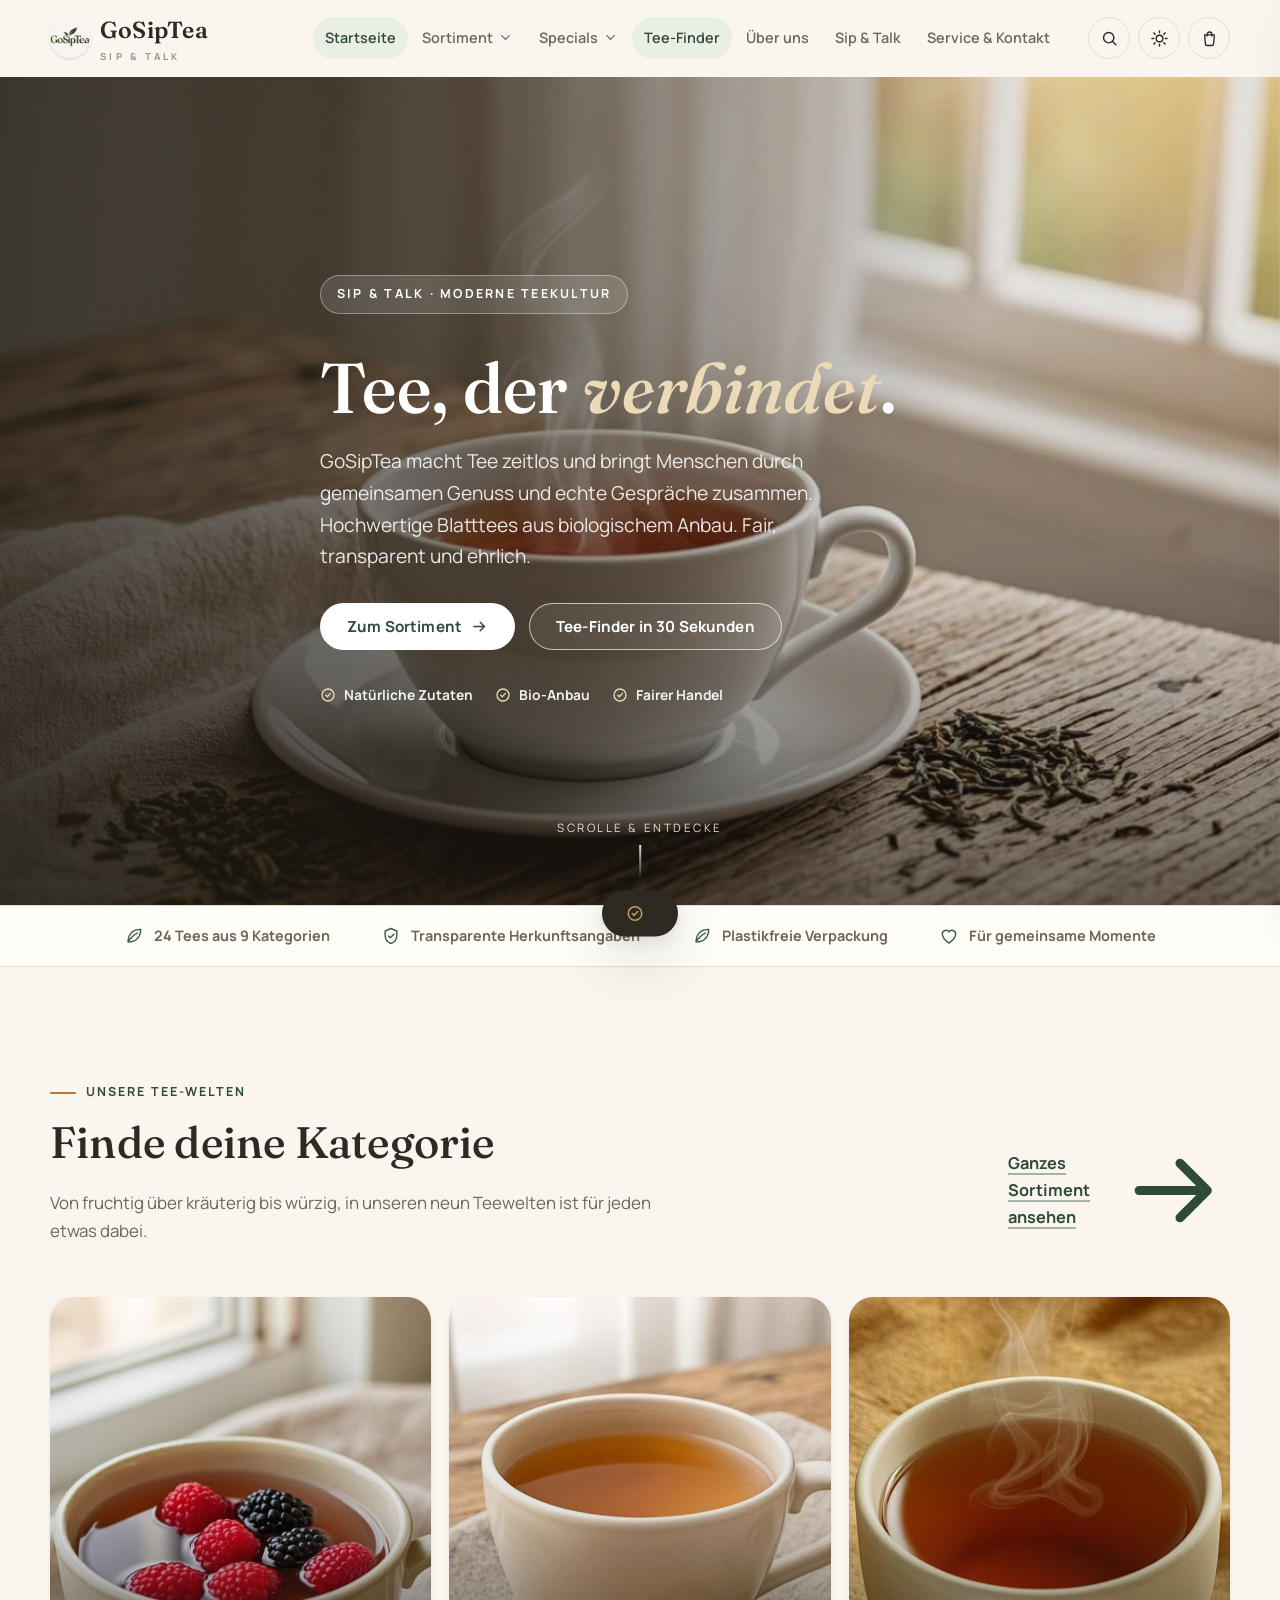
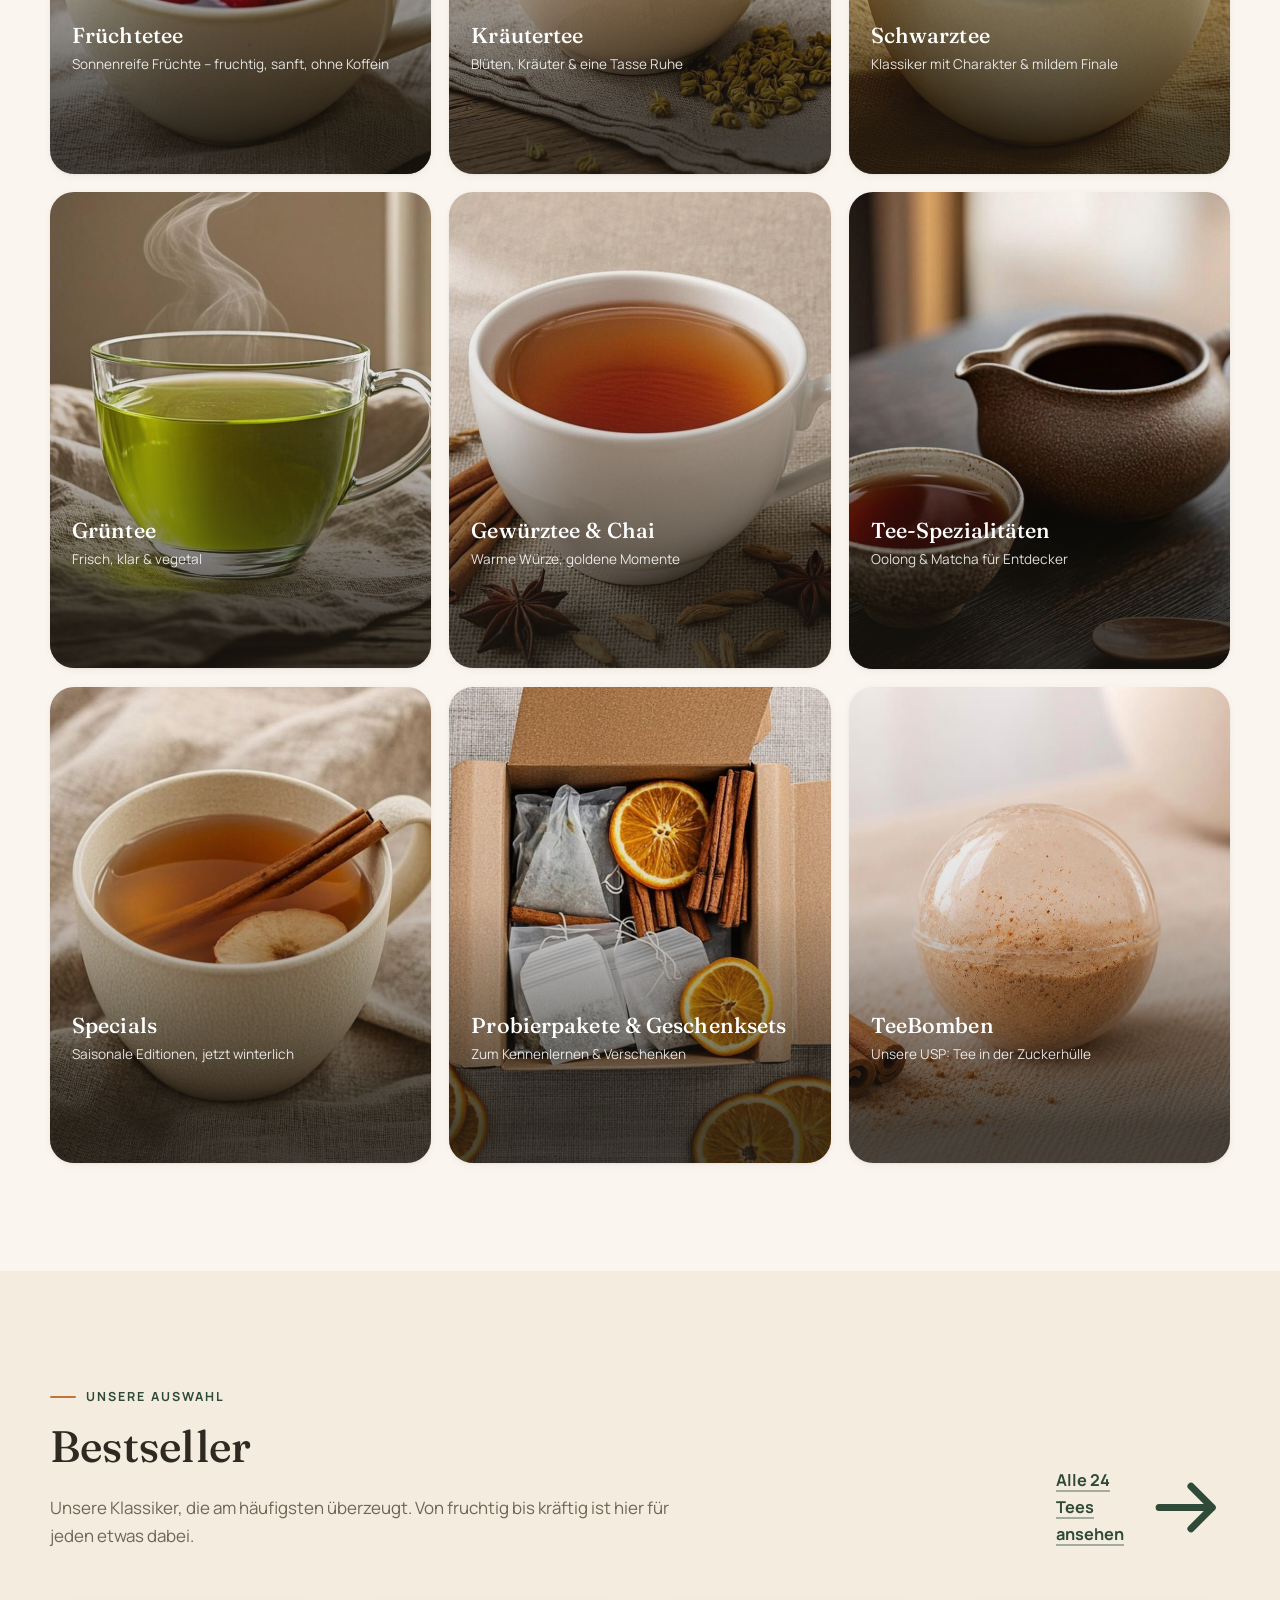
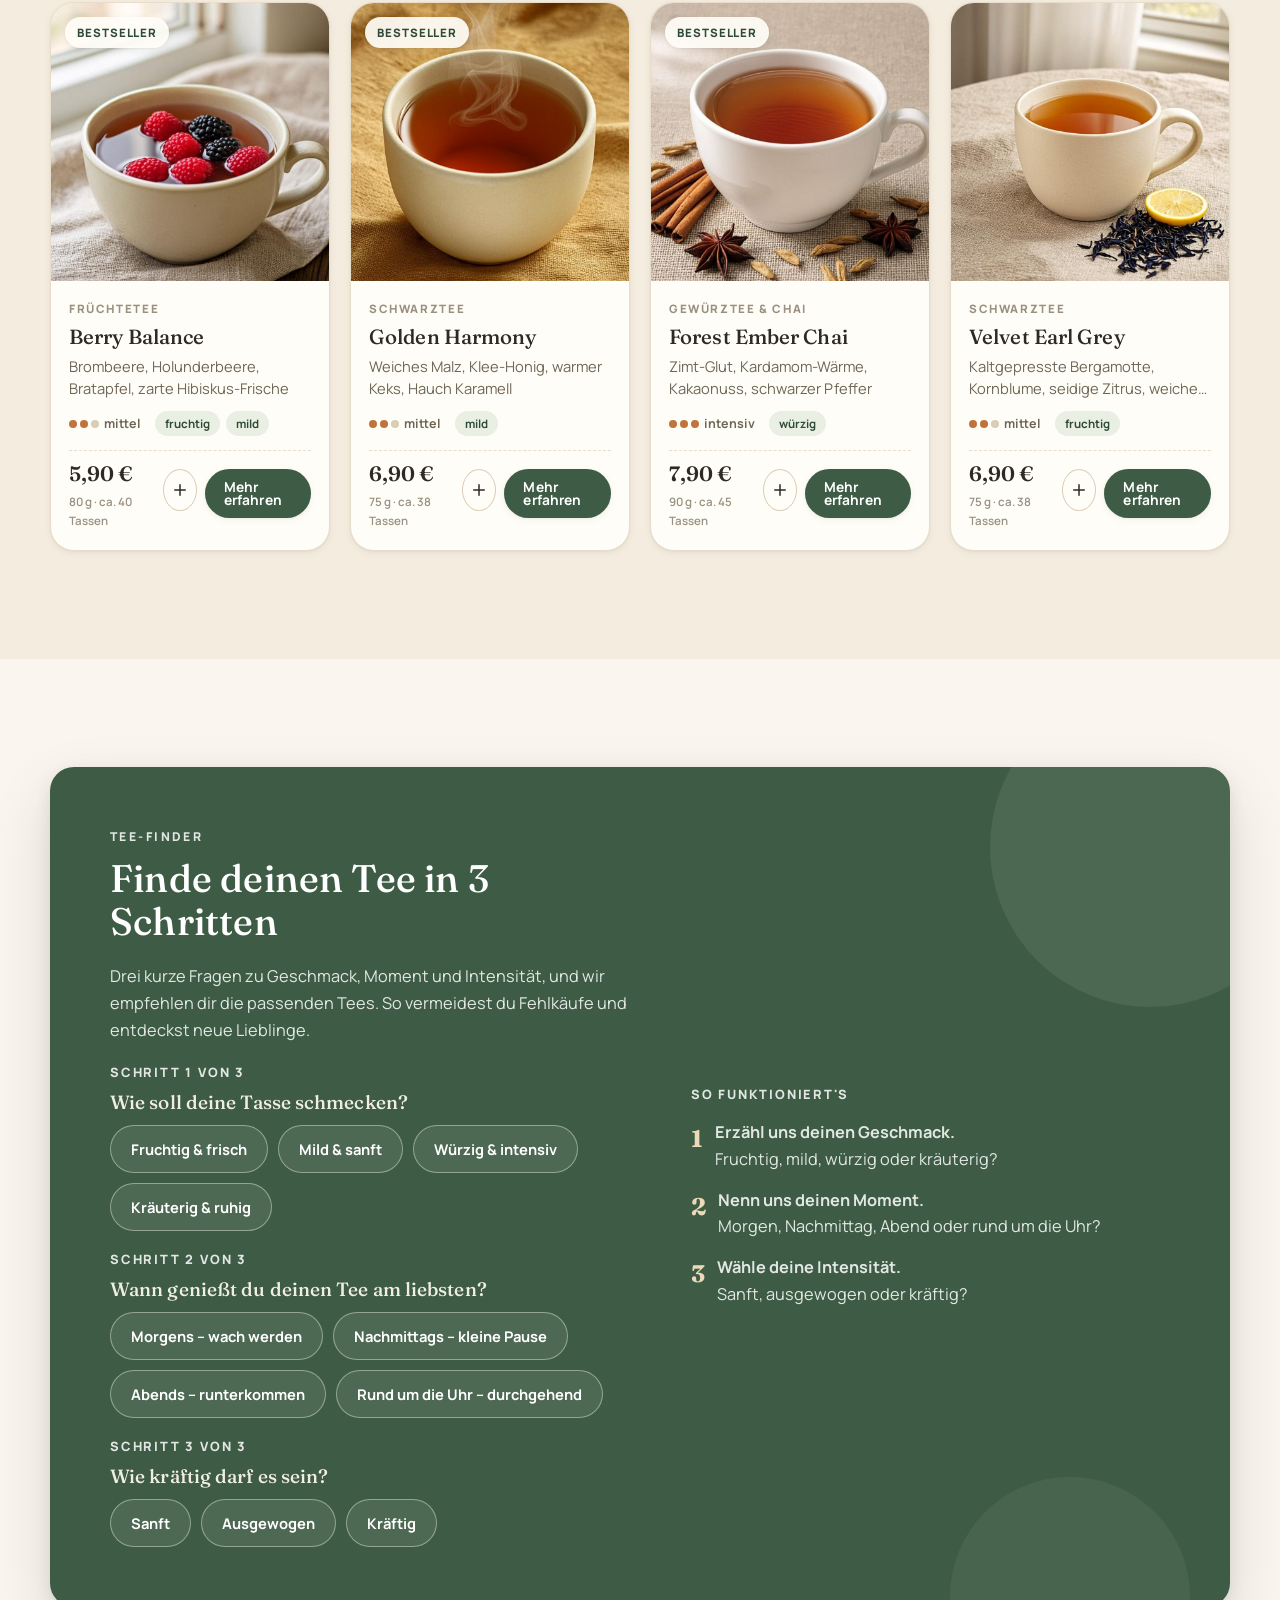
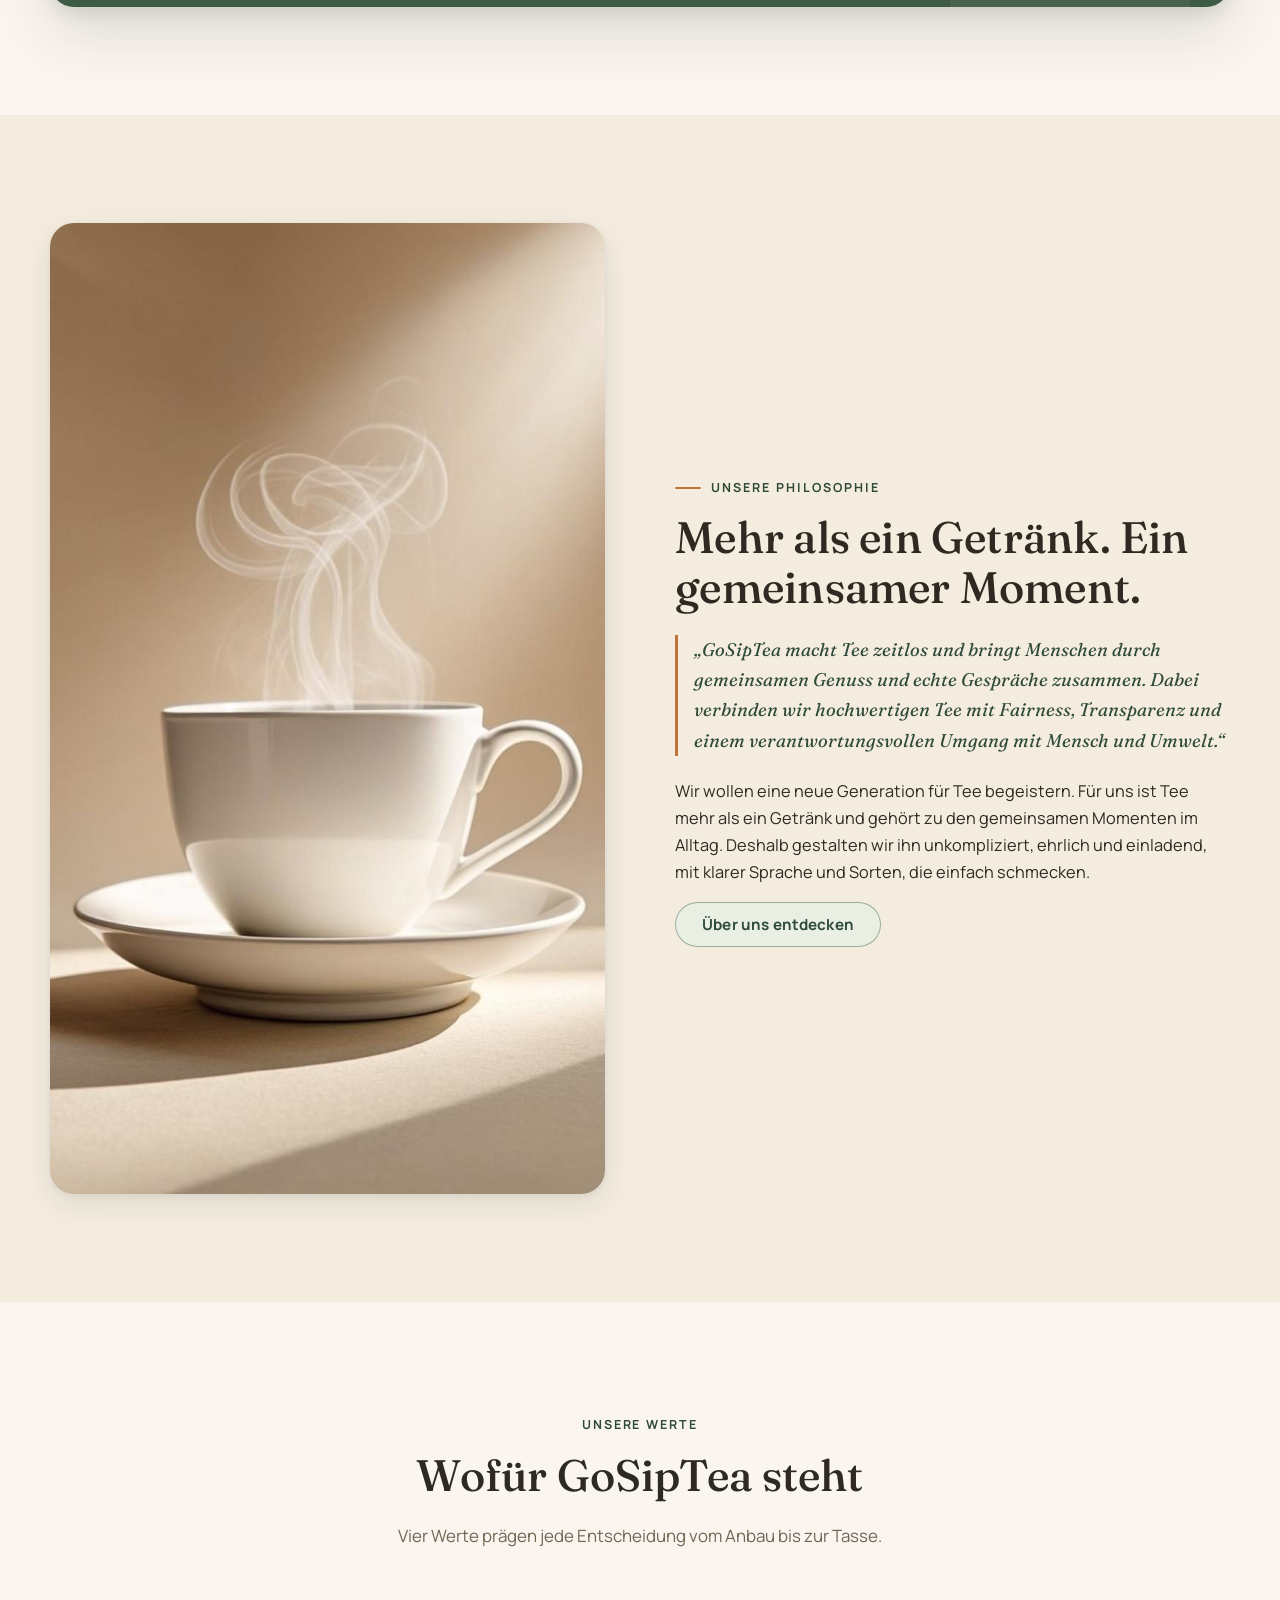
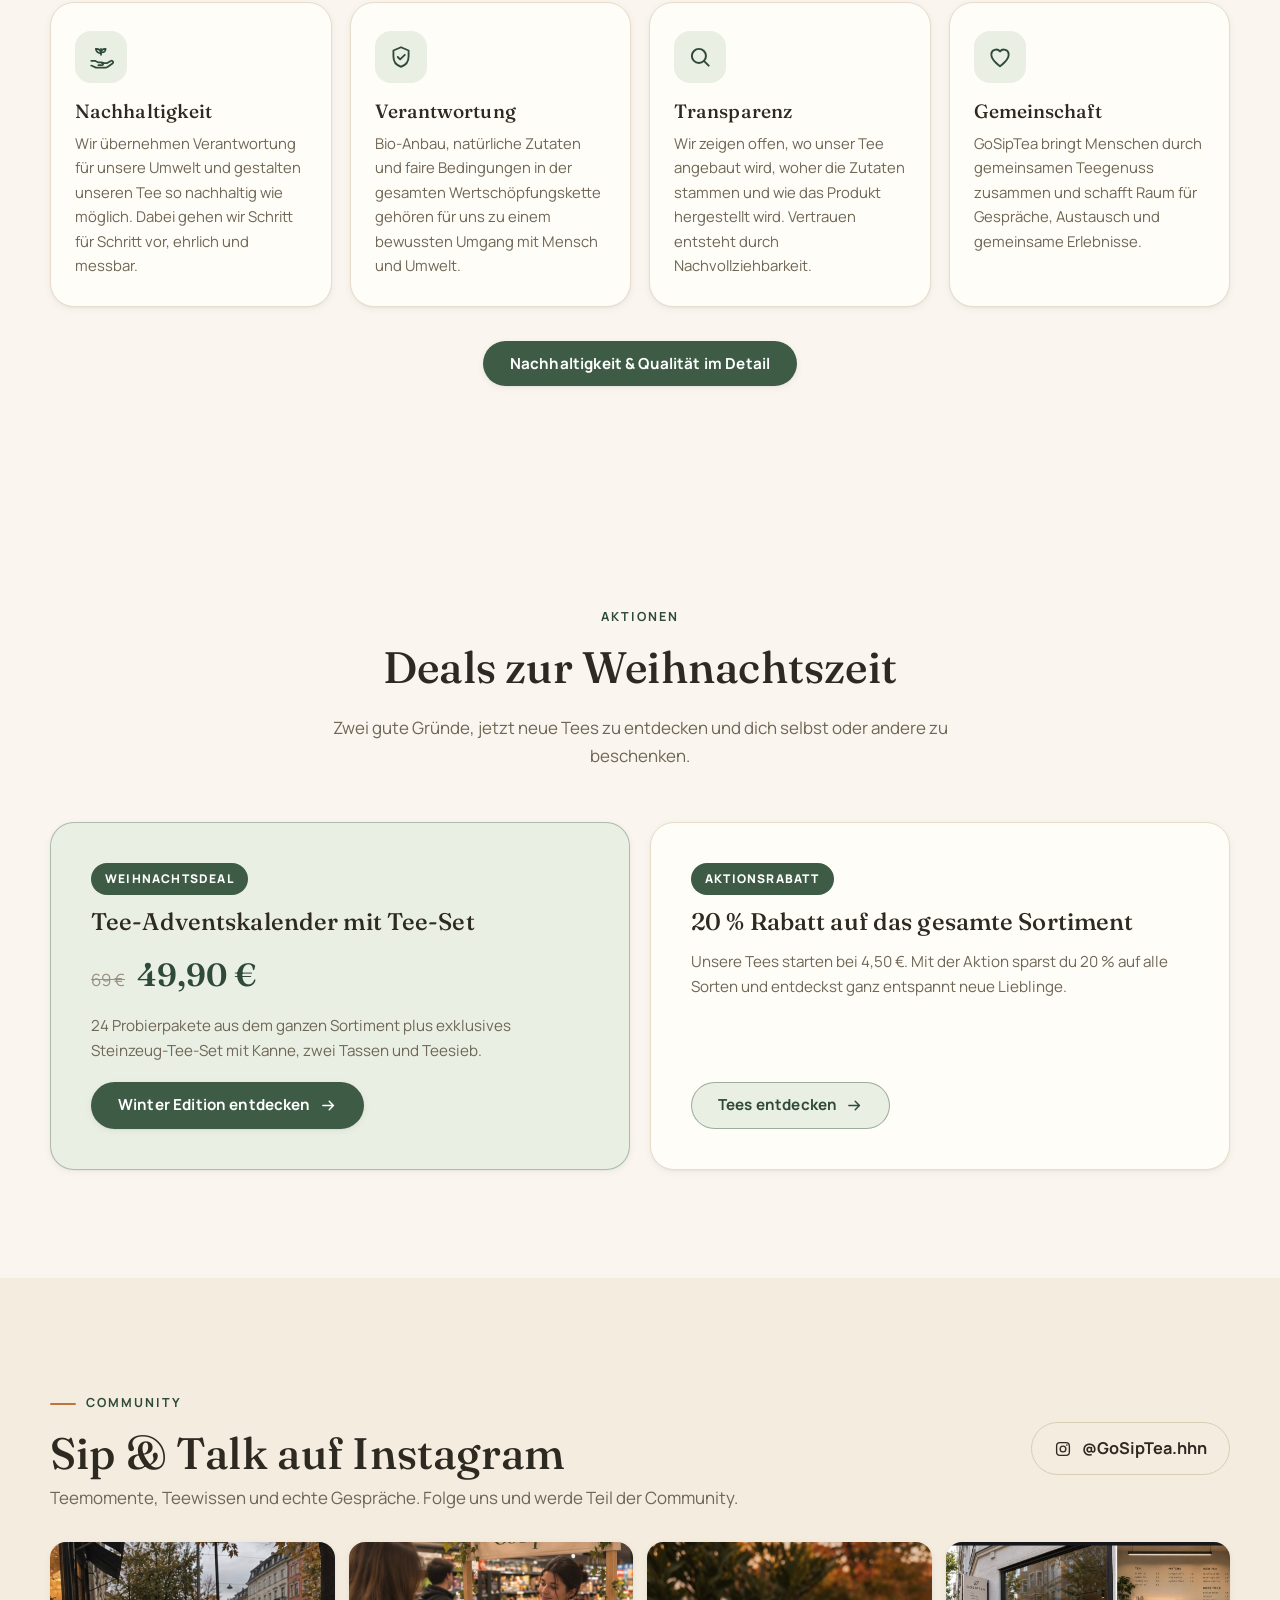
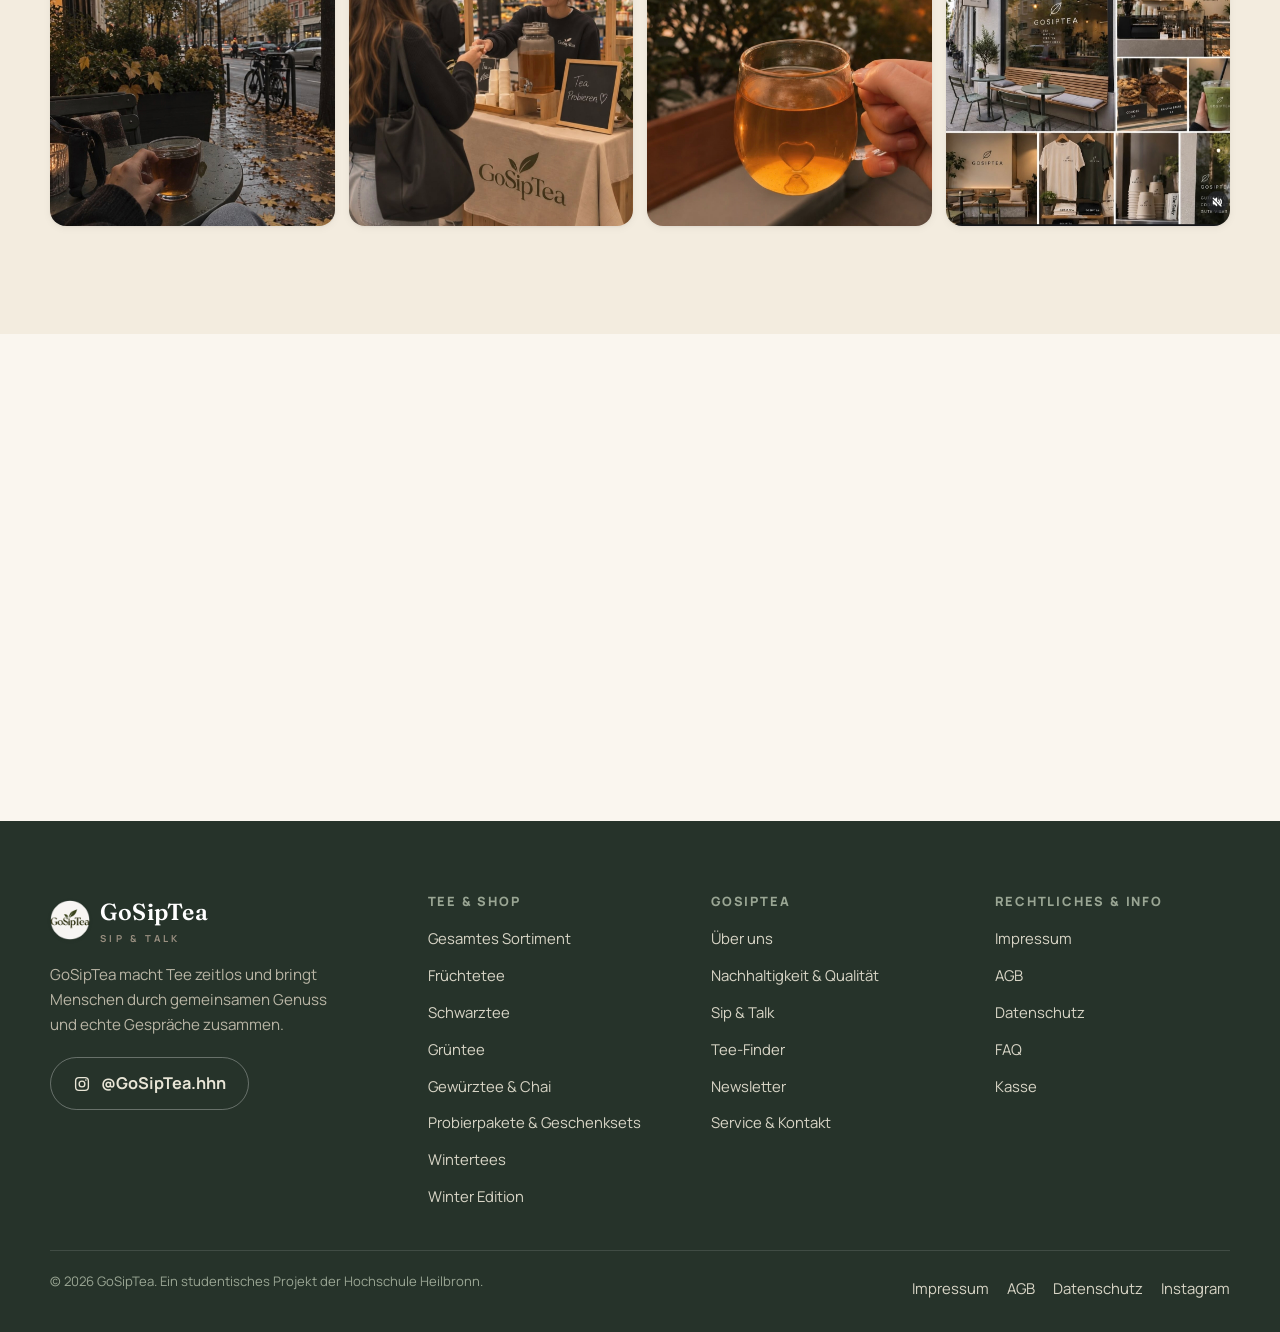
<file: index.html>
<!DOCTYPE html>
<html lang="de" data-theme="light">
<head>
<meta charset="UTF-8">
<meta name="viewport" content="width=device-width, initial-scale=1.0">
<title>GoSipTea – Tee, der verbindet | Hochwertiger Tee & gemeinsame Teemomente</title>
<meta name="description" content="GoSipTea macht Tee zeitlos: hochwertiger Bio-Tee aus 9 Kategorien, Tee-Finder für deine perfekte Sorte, faires Handeln und gemeinsame Teemomente.">
<meta name="robots" content="index,follow">
<link rel="canonical" href="https://gamerio2904.github.io/GoSipTea/">
<meta name="theme-color" content="#faf6ef">
<meta property="og:type" content="website">
<meta property="og:site_name" content="GoSipTea">
<meta property="og:title" content="GoSipTea – Tee, der verbindet | Hochwertiger Tee & gemeinsame Teemomente">
<meta property="og:description" content="GoSipTea macht Tee zeitlos: hochwertiger Bio-Tee aus 9 Kategorien, Tee-Finder für deine perfekte Sorte, faires Handeln und gemeinsame Teemomente.">
<meta property="og:url" content="https://gamerio2904.github.io/GoSipTea/">
<meta property="og:image" content="https://gamerio2904.github.io/GoSipTea/assets/img/og.jpg">
<meta property="og:locale" content="de_DE">
<meta name="twitter:card" content="summary_large_image">
<meta name="twitter:title" content="GoSipTea – Tee, der verbindet | Hochwertiger Tee & gemeinsame Teemomente">
<meta name="twitter:description" content="GoSipTea macht Tee zeitlos: hochwertiger Bio-Tee aus 9 Kategorien, Tee-Finder für deine perfekte Sorte, faires Handeln und gemeinsame Teemomente.">
<meta name="twitter:image" content="https://gamerio2904.github.io/GoSipTea/assets/img/og.jpg">
<link rel="icon" href="assets/img/favicon.ico" sizes="any">
<link rel="icon" href="assets/img/favicon-192.png" type="image/png" sizes="192x192">
<link rel="apple-touch-icon" href="assets/img/apple-touch-icon.png">
<link rel="manifest" href="site.webmanifest">
<link rel="preconnect" href="https://fonts.googleapis.com">
<link rel="preconnect" href="https://fonts.gstatic.com" crossorigin>
<link href="https://fonts.googleapis.com/css2?family=Fraunces:ital,opsz,wght@0,9..144,300..700;1,9..144,300..700&amp;family=Manrope:wght@400..800&amp;display=swap" rel="stylesheet">
<link rel="stylesheet" href="css/styles.css?v=9">
<script type="application/ld+json">{"@context": "https://schema.org", "@graph": [{"@context": "https://schema.org", "@type": "Organization", "name": "GoSipTea", "url": "https://gamerio2904.github.io/GoSipTea/", "logo": "https://gamerio2904.github.io/GoSipTea/assets/img/logo.png", "description": "GoSipTea ist eine moderne Teemarke: hochwertiger Tee aus biologischem Anbau, Fairness, Transparenz und gemeinsame Teemomente. Ein studentisches Projekt.", "sameAs": ["https://www.instagram.com/gosiptea.hhn"]}, {"@context": "https://schema.org", "@type": "WebSite", "name": "GoSipTea", "url": "https://gamerio2904.github.io/GoSipTea/", "inLanguage": "de-DE"}]}</script>
</head>
<body>
<a class="skip-link" href="#main">Zum Inhalt springen</a>
<header class="site-header"><div class="container header-inner"><a class="logo" href="index.html" aria-label="GoSipTea – Startseite"><img class="logo__mark" src="assets/img/logo.png?v=1" alt="GoSipTea Logo" width="40" height="40" loading="eager"><span>GoSipTea<small>Sip &amp; Talk</small></span></a><nav class="nav" aria-label="Hauptnavigation"><a href="index.html" aria-current="page">Startseite</a><div class="nav__item nav__item--sub"><a href="sortiment.html" class="nav__parent" aria-haspopup="true" aria-expanded="false">Sortiment<svg class="chev" viewBox="0 0 24 24" fill="none" stroke="currentColor" stroke-width="2" stroke-linecap="round" stroke-linejoin="round" aria-hidden="true"><path d="M6 9l6 6 6-6"/></svg></a><ul class="nav__sub"><li><a href="sortiment.html">Alle Tees ansehen</a></li><li><a href="fruechtetee.html">Früchtetee entdecken</a></li><li><a href="schwarztee.html">Schwarztee entdecken</a></li><li><a href="sortiment.html?cat=kraeutertee">Kräutertee</a></li><li><a href="sortiment.html?cat=gruentee">Grüntee</a></li><li><a href="sortiment.html?cat=chai">Gewürztee &amp; Chai</a></li><li><a href="sortiment.html?cat=spezialitaeten">Tee-Spezialitäten</a></li><li><a href="sortiment.html?cat=specials">Wintertees</a></li><li><a href="sortiment.html?cat=sets">Probierpakete &amp; Geschenksets</a></li></ul></div><div class="nav__item nav__item--sub"><button type="button" class="nav__parent" aria-haspopup="true" aria-expanded="false">Specials<svg class="chev" viewBox="0 0 24 24" fill="none" stroke="currentColor" stroke-width="2" stroke-linecap="round" stroke-linejoin="round" aria-hidden="true"><path d="M6 9l6 6 6-6"/></svg></button><ul class="nav__sub"><li><a href="christmas/index.html">Winter Edition</a></li><li><a href="sortiment.html?cat=specials">Wintertees entdecken</a></li><li><a href="produkt.html?id=tee-adventskalender-2026">Tee-Adventskalender 2026</a></li><li><a href="produkt.html?id=festtags-probierpaket">Festtags-Probierpaket</a></li></ul></div><a href="index.html#tee-finder" aria-current="page">Tee-Finder</a><a href="ueber-uns.html">Über uns</a><a href="sip-talk.html">Sip &amp; Talk</a><a href="service.html">Service &amp; Kontakt</a></nav><div class="header-actions"><div class="hdr-search" id="hdr-search"><button type="button" class="icon-btn" id="search-toggle" aria-expanded="false" aria-haspopup="true" aria-label="Suche öffnen"><svg viewBox="0 0 24 24" fill="none" stroke="currentColor" stroke-width="1.8" stroke-linecap="round" aria-hidden="true"><circle cx="11" cy="11" r="6.5"/><path d="M20 20l-4.2-4.2"/></svg></button><form class="search-form" action="sortiment.html" method="get" role="search"><label class="skip-link" for="hdr-q">Tee suchen</label><input id="hdr-q" type="search" name="q" placeholder="Tee suchen … z. B. Chai, Minze" autocomplete="off"><button type="submit" class="btn btn--primary btn--sm">Suchen</button></form></div><button type="button" class="icon-btn theme-toggle" id="theme-toggle" aria-label="Farbschema wechseln (hell/dunkel)" aria-checked="false" role="switch"><svg class="sun" viewBox="0 0 24 24" fill="none" stroke="currentColor" stroke-width="1.8" stroke-linecap="round" aria-hidden="true"><circle cx="12" cy="12" r="4.2"/><path d="M12 2.5v2.2M12 19.3v2.2M2.5 12h2.2M19.3 12h2.2M4.9 4.9l1.6 1.6M17.5 17.5l1.6 1.6M19.1 4.9l-1.6 1.6M6.5 17.5l-1.6 1.6"/></svg><svg class="moon" viewBox="0 0 24 24" fill="none" stroke="currentColor" stroke-width="1.8" stroke-linejoin="round" aria-hidden="true"><path d="M20.6 13.4A8.6 8.6 0 1 1 10.6 3.4a6.8 6.8 0 0 0 10 10z"/></svg></button><button type="button" class="icon-btn" id="cart-open" aria-label="Warenkorb öffnen"><svg viewBox="0 0 24 24" fill="none" stroke="currentColor" stroke-width="1.7" stroke-linejoin="round" aria-hidden="true"><path d="M5.8 7.5h12.4l-1.1 11.6a2 2 0 0 1-2 1.8H8.9a2 2 0 0 1-2-1.8L5.8 7.5z"/><path d="M9 9.5V6.8a3 3 0 0 1 6 0v2.7"/></svg><span class="icon-btn__badge" id="cart-count">0</span></button><button type="button" class="icon-btn burger" id="burger" aria-label="Menü öffnen" aria-expanded="false"><svg viewBox="0 0 24 24" fill="none" stroke="currentColor" stroke-width="2" stroke-linecap="round" aria-hidden="true"><path d="M4 7h16M4 12h16M4 17h10"/></svg></button></div></div></header><nav class="mobile-nav" id="mobile-nav" aria-label="Mobile Navigation"><button type="button" class="icon-btn mobile-nav__close" aria-label="Menü schließen"><svg viewBox="0 0 24 24" fill="none" stroke="currentColor" stroke-width="2" stroke-linecap="round" aria-hidden="true"><path d="M6 6l12 12M18 6L6 18"/></svg></button><form class="mobile-search" action="sortiment.html" method="get" role="search"><input type="search" name="q" placeholder="Tee suchen …" aria-label="Tee suchen"><button type="submit" class="btn btn--primary btn--sm">Suchen</button></form><ul><li><a href="index.html">Startseite</a></li><li><a href="index.html#tee-finder">Tee-Finder</a></li><li><a href="ueber-uns.html">Über uns</a></li><li><a href="nachhaltigkeit.html">Nachhaltigkeit</a></li><li><a href="sip-talk.html">Sip &amp; Talk</a></li><li><a href="service.html">Service &amp; Kontakt</a></li><li class="mnav-head">Sortiment</li><li><ul class="mnav-sub"><li><a href="sortiment.html">Alle Tees ansehen</a></li><li><a href="fruechtetee.html">Früchtetee entdecken</a></li><li><a href="schwarztee.html">Schwarztee entdecken</a></li><li><a href="sortiment.html?cat=kraeutertee">Kräutertee</a></li><li><a href="sortiment.html?cat=gruentee">Grüntee</a></li><li><a href="sortiment.html?cat=chai">Gewürztee &amp; Chai</a></li><li><a href="sortiment.html?cat=spezialitaeten">Tee-Spezialitäten</a></li><li><a href="sortiment.html?cat=specials">Wintertees</a></li><li><a href="sortiment.html?cat=sets">Probierpakete &amp; Geschenksets</a></li></ul></li><li class="mnav-head">Specials</li><li><ul class="mnav-sub"><li><a href="christmas/index.html">Winter Edition</a></li><li><a href="sortiment.html?cat=specials">Wintertees entdecken</a></li><li><a href="produkt.html?id=tee-adventskalender-2026">Tee-Adventskalender 2026</a></li><li><a href="produkt.html?id=festtags-probierpaket">Festtags-Probierpaket</a></li></ul></li></ul></nav>
<main id="main">
<section class="hero"><div class="hero__img"><img src="assets/img/hero.jpg" alt="Dampfende Tasse frisch aufgebrühten Tees auf warmem Holztisch im Morgenlicht" fetchpriority="high"></div><div class="hero__scrim"></div><svg class="steam" style="top:70px;right:8%" width="120" height="150" viewBox="0 0 120 150" fill="none" aria-hidden="true"><path d="M20 140 C20 110 40 100 40 70 C40 45 25 35 30 10" stroke="rgba(255,255,255,.55)" stroke-width="2.2" stroke-linecap="round"/><path d="M60 145 C60 115 80 105 80 75 C80 50 65 40 70 12" stroke="rgba(255,255,255,.4)" stroke-width="2.2" stroke-linecap="round"/><path d="M100 140 C100 112 115 102 115 74" stroke="rgba(255,255,255,.32)" stroke-width="2.2" stroke-linecap="round"/></svg><div class="container hero__content"><p class="hero__eyebrow">Sip &amp; Talk · Moderne Teekultur</p><h1 class="hero__title">Tee, der <em>verbindet</em>.</h1><p class="hero__sub">GoSipTea macht Tee zeitlos und bringt Menschen durch gemeinsamen Genuss und echte Gespräche zusammen. Hochwertige Blatttees aus biologischem Anbau. Fair, transparent und ehrlich.</p><div class="hero__cta"><a class="btn btn--light" href="sortiment.html">Zum Sortiment <svg viewBox="0 0 24 24" fill="none" stroke="currentColor" stroke-width="2" stroke-linecap="round" stroke-linejoin="round" aria-hidden="true"><path d="M4 12h15M13 6l6 6-6 6"/></svg></a><a class="btn btn--outline-light" href="#tee-finder">Tee-Finder in 30 Sekunden</a></div><div class="hero__chips"><span class="hero__chip"><svg viewBox="0 0 24 24" fill="none" stroke="currentColor" stroke-width="2" stroke-linecap="round" stroke-linejoin="round" aria-hidden="true"><circle cx="12" cy="12" r="9"/><path d="M8.5 12.2l2.4 2.4 4.8-5"/></svg> Natürliche Zutaten</span><span class="hero__chip"><svg viewBox="0 0 24 24" fill="none" stroke="currentColor" stroke-width="2" stroke-linecap="round" stroke-linejoin="round" aria-hidden="true"><circle cx="12" cy="12" r="9"/><path d="M8.5 12.2l2.4 2.4 4.8-5"/></svg> Bio-Anbau</span><span class="hero__chip"><svg viewBox="0 0 24 24" fill="none" stroke="currentColor" stroke-width="2" stroke-linecap="round" stroke-linejoin="round" aria-hidden="true"><circle cx="12" cy="12" r="9"/><path d="M8.5 12.2l2.4 2.4 4.8-5"/></svg> Fairer Handel</span></div></div><a class="hero__scroll" href="#kategorien">Scrolle &amp; entdecke</a></section><div class="trust-row"><div class="container"><span class="trust-item"><svg viewBox="0 0 24 24" fill="none" stroke="currentColor" stroke-width="1.7" stroke-linecap="round" stroke-linejoin="round" aria-hidden="true"><path d="M5 19C5 9 11 4 20 4c0 9-5 15-15 15z"/><path d="M5 19c3-5 7-8.5 11-10.5"/></svg> 24 Tees aus 9 Kategorien</span><span class="trust-item"><svg viewBox="0 0 24 24" fill="none" stroke="currentColor" stroke-width="1.7" stroke-linecap="round" stroke-linejoin="round" aria-hidden="true"><path d="M12 3l7 3v5.5c0 4.6-3 8.2-7 9.5-4-1.3-7-4.9-7-9.5V6l7-3z"/><path d="M9 12l2.2 2.2L15.5 10"/></svg> Transparente Herkunftsangaben</span><span class="trust-item"><svg viewBox="0 0 24 24" fill="none" stroke="currentColor" stroke-width="1.7" stroke-linecap="round" stroke-linejoin="round" aria-hidden="true"><path d="M5 19C5 9 11 4 20 4c0 9-5 15-15 15z"/><path d="M5 19c3-5 7-8.5 11-10.5"/></svg> Plastikfreie Verpackung</span><span class="trust-item"><svg viewBox="0 0 24 24" fill="none" stroke="currentColor" stroke-width="1.7" stroke-linecap="round" stroke-linejoin="round" aria-hidden="true"><path d="M12 20.5S4 15 4 9.6A4.4 4.4 0 0 1 12 7a4.4 4.4 0 0 1 8 2.6c0 5.4-8 10.9-8 10.9z"/></svg> Für gemeinsame Momente</span></div></div><section class="section" id="kategorien"><div class="container"><div class="sec-head sec-head--split"><div class="sec-head__text"><p class="eyebrow">Unsere Tee-Welten</p><h2 class="sec-title">Finde deine Kategorie</h2><p class="sec-lead">Von fruchtig über kräuterig bis würzig, in unseren neun Teewelten ist für jeden etwas dabei.</p></div><a class="link-arrow" href="sortiment.html">Ganzes Sortiment ansehen <svg viewBox="0 0 24 24" fill="none" stroke="currentColor" stroke-width="2" stroke-linecap="round" stroke-linejoin="round" aria-hidden="true"><path d="M4 12h15M13 6l6 6-6 6"/></svg></a></div><div class="cat-grid cat-grid--9"><a class="cat-card reveal" href="fruechtetee.html"><img src="assets/img/teas/berry-balance.jpg" alt="Früchtetee – Sonnenreife Früchte – fruchtig, sanft, ohne Koffein" loading="lazy"><div class="cat-card__body"><h3 class="cat-card__name">Früchtetee</h3><p class="cat-card__tag">Sonnenreife Früchte – fruchtig, sanft, ohne Koffein</p><span class="cat-card__more">Kategorie entdecken <svg viewBox="0 0 24 24" fill="none" stroke="currentColor" stroke-width="2" stroke-linecap="round" stroke-linejoin="round" aria-hidden="true"><path d="M4 12h15M13 6l6 6-6 6"/></svg></span></div></a><a class="cat-card reveal" href="sortiment.html?cat=kraeutertee"><img src="assets/img/teas/moonlight-chamomile.jpg" alt="Kräutertee – Blüten, Kräuter & eine Tasse Ruhe" loading="lazy"><div class="cat-card__body"><h3 class="cat-card__name">Kräutertee</h3><p class="cat-card__tag">Blüten, Kräuter & eine Tasse Ruhe</p><span class="cat-card__more">Kategorie entdecken <svg viewBox="0 0 24 24" fill="none" stroke="currentColor" stroke-width="2" stroke-linecap="round" stroke-linejoin="round" aria-hidden="true"><path d="M4 12h15M13 6l6 6-6 6"/></svg></span></div></a><a class="cat-card reveal" href="schwarztee.html"><img src="assets/img/teas/golden-harmony.jpg" alt="Schwarztee – Klassiker mit Charakter & mildem Finale" loading="lazy"><div class="cat-card__body"><h3 class="cat-card__name">Schwarztee</h3><p class="cat-card__tag">Klassiker mit Charakter & mildem Finale</p><span class="cat-card__more">Kategorie entdecken <svg viewBox="0 0 24 24" fill="none" stroke="currentColor" stroke-width="2" stroke-linecap="round" stroke-linejoin="round" aria-hidden="true"><path d="M4 12h15M13 6l6 6-6 6"/></svg></span></div></a><a class="cat-card reveal" href="sortiment.html?cat=gruentee"><img src="assets/img/teas/jade-whisper.jpg" alt="Grüntee – Frisch, klar & vegetal" loading="lazy"><div class="cat-card__body"><h3 class="cat-card__name">Grüntee</h3><p class="cat-card__tag">Frisch, klar & vegetal</p><span class="cat-card__more">Kategorie entdecken <svg viewBox="0 0 24 24" fill="none" stroke="currentColor" stroke-width="2" stroke-linecap="round" stroke-linejoin="round" aria-hidden="true"><path d="M4 12h15M13 6l6 6-6 6"/></svg></span></div></a><a class="cat-card reveal" href="sortiment.html?cat=chai"><img src="assets/img/teas/forest-ember-chai.jpg" alt="Gewürztee & Chai – Warme Würze, goldene Momente" loading="lazy"><div class="cat-card__body"><h3 class="cat-card__name">Gewürztee & Chai</h3><p class="cat-card__tag">Warme Würze, goldene Momente</p><span class="cat-card__more">Kategorie entdecken <svg viewBox="0 0 24 24" fill="none" stroke="currentColor" stroke-width="2" stroke-linecap="round" stroke-linejoin="round" aria-hidden="true"><path d="M4 12h15M13 6l6 6-6 6"/></svg></span></div></a><a class="cat-card reveal" href="sortiment.html?cat=spezialitaeten"><img src="assets/img/teas/midnight-oolong.jpg" alt="Tee-Spezialitäten – Oolong & Matcha für Entdecker" loading="lazy"><div class="cat-card__body"><h3 class="cat-card__name">Tee-Spezialitäten</h3><p class="cat-card__tag">Oolong & Matcha für Entdecker</p><span class="cat-card__more">Kategorie entdecken <svg viewBox="0 0 24 24" fill="none" stroke="currentColor" stroke-width="2" stroke-linecap="round" stroke-linejoin="round" aria-hidden="true"><path d="M4 12h15M13 6l6 6-6 6"/></svg></span></div></a><a class="cat-card reveal" href="sortiment.html?cat=specials"><img src="assets/img/xmas/goldener-bratapfel.jpg" alt="Specials – Saisonale Editionen, jetzt winterlich" loading="lazy"><div class="cat-card__body"><h3 class="cat-card__name">Specials</h3><p class="cat-card__tag">Saisonale Editionen, jetzt winterlich</p><span class="cat-card__more">Kategorie entdecken <svg viewBox="0 0 24 24" fill="none" stroke="currentColor" stroke-width="2" stroke-linecap="round" stroke-linejoin="round" aria-hidden="true"><path d="M4 12h15M13 6l6 6-6 6"/></svg></span></div></a><a class="cat-card reveal" href="sortiment.html?cat=sets"><img src="assets/img/new/geschenkset.jpg" alt="Probierpakete & Geschenksets – Zum Kennenlernen & Verschenken" loading="lazy"><div class="cat-card__body"><h3 class="cat-card__name">Probierpakete & Geschenksets</h3><p class="cat-card__tag">Zum Kennenlernen & Verschenken</p><span class="cat-card__more">Kategorie entdecken <svg viewBox="0 0 24 24" fill="none" stroke="currentColor" stroke-width="2" stroke-linecap="round" stroke-linejoin="round" aria-hidden="true"><path d="M4 12h15M13 6l6 6-6 6"/></svg></span></div></a><a class="cat-card reveal" href="sortiment.html?cat=teebomben"><img src="assets/img/teabomben/chai-latte-offen.jpg" alt="TeeBomben – Unsere USP: Tee in der Zuckerhülle" loading="lazy"><div class="cat-card__body"><h3 class="cat-card__name">TeeBomben</h3><p class="cat-card__tag">Unsere USP: Tee in der Zuckerhülle</p><span class="cat-card__more">Kategorie entdecken <svg viewBox="0 0 24 24" fill="none" stroke="currentColor" stroke-width="2" stroke-linecap="round" stroke-linejoin="round" aria-hidden="true"><path d="M4 12h15M13 6l6 6-6 6"/></svg></span></div></a></div></div></section><section class="section section--alt" id="auswahl"><div class="container"><div class="sec-head sec-head--split"><div class="sec-head__text"><p class="eyebrow">Unsere Auswahl</p><h2 class="sec-title">Bestseller</h2><p class="sec-lead">Unsere Klassiker, die am häufigsten überzeugt. Von fruchtig bis kräftig ist hier für jeden etwas dabei.</p></div><a class="link-arrow" href="sortiment.html">Alle 24 Tees ansehen <svg viewBox="0 0 24 24" fill="none" stroke="currentColor" stroke-width="2" stroke-linecap="round" stroke-linejoin="round" aria-hidden="true"><path d="M4 12h15M13 6l6 6-6 6"/></svg></a></div><div class="p-grid" data-gst-grid="ids:berry-balance,golden-harmony,forest-ember-chai,velvet-earl-grey"></div></div></section><section class="section" id="tee-finder"><div class="container"><div class="quiz reveal"><div class="quiz__intro"><p class="quiz__eyebrow">Tee-Finder</p><h2>Finde deinen Tee in 3 Schritten</h2><p>Drei kurze Fragen zu Geschmack, Moment und Intensität, und wir empfehlen dir die passenden Tees. So vermeidest du Fehlkäufe und entdeckst neue Lieblinge.</p><div id="quiz-form"></div></div><div class="quiz__results-wrap"><div id="quiz-placeholder" style="color:rgba(255,255,255,.85)"><p class="quiz__step">So funktioniert&#39;s</p><ul style='display:grid;gap:14px;margin-top:14px'><li style='display:flex;gap:12px'><b style='font-family:var(--font-display);font-size:1.5rem;color:#ecd9b8'>1</b><span><b>Erzähl uns deinen Geschmack.</b><br>Fruchtig, mild, würzig oder kräuterig?</span></li><li style='display:flex;gap:12px'><b style='font-family:var(--font-display);font-size:1.5rem;color:#ecd9b8'>2</b><span><b>Nenn uns deinen Moment.</b><br>Morgen, Nachmittag, Abend oder rund um die Uhr?</span></li><li style='display:flex;gap:12px'><b style='font-family:var(--font-display);font-size:1.5rem;color:#ecd9b8'>3</b><span><b>Wähle deine Intensität.</b><br>Sanft, ausgewogen oder kräftig?</span></li></ul></div><div id="quiz-results" hidden class="quiz__results"></div></div></div></div></section><section class="section section--alt"><div class="container split"><div class="split__media reveal"><div class="split__media-frame"><img src="assets/img/story-cup.jpg" alt="Weiße Teetasse mit aufsteigendem Dampf in weichem Licht" loading="lazy"></div></div><div class="reveal reveal-d1"><p class="eyebrow">Unsere Philosophie</p><h2 class="sec-title">Mehr als ein Getränk. Ein gemeinsamer Moment.</h2><blockquote class="split__quote">„GoSipTea macht Tee zeitlos und bringt Menschen durch gemeinsamen Genuss und echte Gespräche zusammen. Dabei verbinden wir hochwertigen Tee mit Fairness, Transparenz und einem verantwortungsvollen Umgang mit Mensch und Umwelt.“</blockquote><p>Wir wollen eine neue Generation für Tee begeistern. Für uns ist Tee mehr als ein Getränk und gehört zu den gemeinsamen Momenten im Alltag. Deshalb gestalten wir ihn unkompliziert, ehrlich und einladend, mit klarer Sprache und Sorten, die einfach schmecken.</p><a class="btn btn--ghost" href="ueber-uns.html">Über uns entdecken</a></div></div></section><section class="section"><div class="container"><div class="sec-head sec-head--center"><p class="eyebrow">Unsere Werte</p><h2 class="sec-title">Wofür GoSipTea steht</h2><p class="sec-lead">Vier Werte prägen jede Entscheidung vom Anbau bis zur Tasse.</p></div><div class="value-grid"><div class="value-card reveal"><div class="value-card__icon"><svg viewBox="0 0 24 24" fill="none" stroke="currentColor" stroke-width="1.6" stroke-linecap="round" stroke-linejoin="round" aria-hidden="true"><path d="M12 10V4.5"/><path d="M12 8.5c-2.6 0-4.4-1.5-4.8-4 2.7-.3 4.5 1.2 4.8 4z"/><path d="M12 7.8c.4-2.2 2-3.4 4.3-3.2-.2 2.1-1.7 3.4-4.3 3.2z"/><path d="M3 15.5h3.4l3.2 1.5h3.2a1.3 1.3 0 0 1 0 2.6H9.6"/><path d="M12.8 17.6h4.9l3.3-1.9a1.4 1.4 0 0 1 1.6 2.3l-4.6 3.3a3 3 0 0 1-1.7.5H7.4L3 19.9"/></svg></div><h3>Nachhaltigkeit</h3><p>Wir übernehmen Verantwortung für unsere Umwelt und gestalten unseren Tee so nachhaltig wie möglich. Dabei gehen wir Schritt für Schritt vor, ehrlich und messbar.</p></div><div class="value-card reveal reveal-d1"><div class="value-card__icon"><svg viewBox="0 0 24 24" fill="none" stroke="currentColor" stroke-width="1.7" stroke-linecap="round" stroke-linejoin="round" aria-hidden="true"><path d="M12 3l7 3v5.5c0 4.6-3 8.2-7 9.5-4-1.3-7-4.9-7-9.5V6l7-3z"/><path d="M9 12l2.2 2.2L15.5 10"/></svg></div><h3>Verantwortung</h3><p>Bio-Anbau, natürliche Zutaten und faire Bedingungen in der gesamten Wertschöpfungskette gehören für uns zu einem bewussten Umgang mit Mensch und Umwelt.</p></div><div class="value-card reveal reveal-d2"><div class="value-card__icon"><svg viewBox="0 0 24 24" fill="none" stroke="currentColor" stroke-width="1.8" stroke-linecap="round" aria-hidden="true"><circle cx="11" cy="11" r="6.5"/><path d="M20 20l-4.2-4.2"/></svg></div><h3>Transparenz</h3><p>Wir zeigen offen, wo unser Tee angebaut wird, woher die Zutaten stammen und wie das Produkt hergestellt wird. Vertrauen entsteht durch Nachvollziehbarkeit.</p></div><div class="value-card reveal reveal-d3"><div class="value-card__icon"><svg viewBox="0 0 24 24" fill="none" stroke="currentColor" stroke-width="1.7" stroke-linecap="round" stroke-linejoin="round" aria-hidden="true"><path d="M12 20.5S4 15 4 9.6A4.4 4.4 0 0 1 12 7a4.4 4.4 0 0 1 8 2.6c0 5.4-8 10.9-8 10.9z"/></svg></div><h3>Gemeinschaft</h3><p>GoSipTea bringt Menschen durch gemeinsamen Teegenuss zusammen und schafft Raum für Gespräche, Austausch und gemeinsame Erlebnisse.</p></div></div><div style="text-align:center;margin-top:34px"><a class="btn btn--primary" href="nachhaltigkeit.html">Nachhaltigkeit &amp; Qualität im Detail</a></div></div></section><section class="section" id="deals"><div class="container"><div class="sec-head sec-head--center"><p class="eyebrow">Aktionen</p><h2 class="sec-title">Deals zur Weihnachtszeit</h2><p class="sec-lead">Zwei gute Gründe, jetzt neue Tees zu entdecken und dich selbst oder andere zu beschenken.</p></div><div class="deal-grid"><div class="deal-card deal-card--xmas reveal"><p class="deal-card__tag">Weihnachtsdeal</p><h3>Tee-Adventskalender mit Tee-Set</h3><p class="deal-card__price"><s>69 €</s><b>49,90 €</b></p><p class="deal-card__text">24 Probierpakete aus dem ganzen Sortiment plus exklusives Steinzeug-Tee-Set mit Kanne, zwei Tassen und Teesieb.</p><a class="btn btn--primary" href="christmas/index.html">Winter Edition entdecken <svg viewBox="0 0 24 24" fill="none" stroke="currentColor" stroke-width="2" stroke-linecap="round" stroke-linejoin="round" aria-hidden="true"><path d="M4 12h15M13 6l6 6-6 6"/></svg></a></div><div class="deal-card reveal reveal-d1"><p class="deal-card__tag">Aktionsrabatt</p><h3>20 % Rabatt auf das gesamte Sortiment</h3><p class="deal-card__text">Unsere Tees starten bei 4,50 €. Mit der Aktion sparst du 20 % auf alle Sorten und entdeckst ganz entspannt neue Lieblinge.</p><a class="btn btn--ghost" href="sortiment.html">Tees entdecken <svg viewBox="0 0 24 24" fill="none" stroke="currentColor" stroke-width="2" stroke-linecap="round" stroke-linejoin="round" aria-hidden="true"><path d="M4 12h15M13 6l6 6-6 6"/></svg></a></div></div></div></section><section class="section section--alt" id="community"><div class="container"><div class="insta-head"><div><p class="eyebrow">Community</p><h2 class="sec-title" style="margin-bottom:6px">Sip &amp; Talk auf Instagram</h2><p class="sec-lead" style="margin:0">Teemomente, Teewissen und echte Gespräche. Folge uns und werde Teil der Community.</p></div><a class="insta-handle" href="https://www.instagram.com/gosiptea.hhn" target="_blank" rel="noopener"><svg viewBox="0 0 24 24" fill="none" stroke="currentColor" stroke-width="1.8" stroke-linecap="round" aria-hidden="true"><rect x="3.5" y="3.5" width="17" height="17" rx="4.5"/><circle cx="12" cy="12" r="3.8"/><circle cx="17.2" cy="6.8" r="1.1" fill="currentColor" stroke="none"/></svg>@GoSipTea.hhn</a></div><div class="insta-grid"><a class="insta-tile reveal" href="https://www.instagram.com/gosiptea.hhn" target="_blank" rel="noopener" aria-label="GoSipTea auf Instagram: @GoSipTea.hhn"><img src="assets/img/instagram-1.jpg" alt="GoSipTea auf Instagram: Teemomente im Herbst" loading="lazy"><svg viewBox="0 0 24 24" fill="none" stroke="currentColor" stroke-width="1.8" stroke-linecap="round" aria-hidden="true"><rect x="3.5" y="3.5" width="17" height="17" rx="4.5"/><circle cx="12" cy="12" r="3.8"/><circle cx="17.2" cy="6.8" r="1.1" fill="currentColor" stroke="none"/></svg></a><a class="insta-tile reveal" href="https://www.instagram.com/gosiptea.hhn" target="_blank" rel="noopener" aria-label="GoSipTea auf Instagram: @GoSipTea.hhn"><img src="assets/img/instagram-2.jpg" alt="GoSipTea auf Instagram: Tee probieren und entdecken" loading="lazy"><svg viewBox="0 0 24 24" fill="none" stroke="currentColor" stroke-width="1.8" stroke-linecap="round" aria-hidden="true"><rect x="3.5" y="3.5" width="17" height="17" rx="4.5"/><circle cx="12" cy="12" r="3.8"/><circle cx="17.2" cy="6.8" r="1.1" fill="currentColor" stroke="none"/></svg></a><a class="insta-tile reveal" href="https://www.instagram.com/gosiptea.hhn" target="_blank" rel="noopener" aria-label="GoSipTea auf Instagram: @GoSipTea.hhn"><img src="assets/img/instagram-3.jpg" alt="GoSipTea auf Instagram: Tee mit Herz" loading="lazy"><svg viewBox="0 0 24 24" fill="none" stroke="currentColor" stroke-width="1.8" stroke-linecap="round" aria-hidden="true"><rect x="3.5" y="3.5" width="17" height="17" rx="4.5"/><circle cx="12" cy="12" r="3.8"/><circle cx="17.2" cy="6.8" r="1.1" fill="currentColor" stroke="none"/></svg></a><a class="insta-tile reveal" href="https://www.instagram.com/gosiptea.hhn" target="_blank" rel="noopener" aria-label="GoSipTea auf Instagram: @GoSipTea.hhn"><img src="assets/img/instagram-4.jpg" alt="GoSipTea auf Instagram: Unser Sortiment und Shop" loading="lazy"><svg viewBox="0 0 24 24" fill="none" stroke="currentColor" stroke-width="1.8" stroke-linecap="round" aria-hidden="true"><rect x="3.5" y="3.5" width="17" height="17" rx="4.5"/><circle cx="12" cy="12" r="3.8"/><circle cx="17.2" cy="6.8" r="1.1" fill="currentColor" stroke="none"/></svg></a></div></div></section><section class="section" id="newsletter"><div class="container"><div class="news reveal"><div class="news__grid"><div><p class="eyebrow" style="color:#d5c9a9">Newsletter</p><h2>Bleib im Gespräch.</h2><p>Neue Sorten, Teewissen und Einladungen zu gemeinsamen Teemomenten, einmal im Monat. Abmeldung jederzeit möglich.</p></div><div><form data-newsletter novalidate><div class="news__form"><label for="nl-mail" class="skip-link">E-Mail-Adresse</label><input id="nl-mail" type="email" name="email" placeholder="deine@email.de" autocomplete="email" required><button class="btn btn--light" type="submit">Anmelden</button></div></form><p class="news__ok" hidden>✓ Danke für dein Interesse!</p></div></div></div></div></section>
</main>
<footer class="footer"><div class="container"><div class="footer__grid"><div><a class="logo" href="index.html"><img class="logo__mark" src="assets/img/logo.png?v=1" alt="GoSipTea Logo" width="40" height="40" loading="eager"><span>GoSipTea<small>Sip &amp; Talk</small></span></a><p class="footer__claim">GoSipTea macht Tee zeitlos und bringt Menschen durch gemeinsamen Genuss und echte Gespräche zusammen.</p><a class="insta-handle" href="https://www.instagram.com/gosiptea.hhn" target="_blank" rel="noopener"><svg viewBox="0 0 24 24" fill="none" stroke="currentColor" stroke-width="1.8" stroke-linecap="round" aria-hidden="true"><rect x="3.5" y="3.5" width="17" height="17" rx="4.5"/><circle cx="12" cy="12" r="3.8"/><circle cx="17.2" cy="6.8" r="1.1" fill="currentColor" stroke="none"/></svg>@GoSipTea.hhn</a></div><div><h4>Tee &amp; Shop</h4><ul><li><a href="sortiment.html">Gesamtes Sortiment</a></li><li><a href="fruechtetee.html">Früchtetee</a></li><li><a href="schwarztee.html">Schwarztee</a></li><li><a href="sortiment.html?cat=gruentee">Grüntee</a></li><li><a href="sortiment.html?cat=chai">Gewürztee &amp; Chai</a></li><li><a href="sortiment.html?cat=sets">Probierpakete &amp; Geschenksets</a></li><li><a href="sortiment.html?cat=specials">Wintertees</a></li><li><a href="christmas/index.html">Winter Edition</a></li></ul></div><div><h4>GoSipTea</h4><ul><li><a href="ueber-uns.html">Über uns</a></li><li><a href="nachhaltigkeit.html">Nachhaltigkeit &amp; Qualität</a></li><li><a href="sip-talk.html">Sip &amp; Talk</a></li><li><a href="index.html#tee-finder">Tee-Finder</a></li><li><a href="index.html#newsletter">Newsletter</a></li><li><a href="service.html">Service &amp; Kontakt</a></li></ul></div><div><h4>Rechtliches &amp; Info</h4><ul><li><a href="impressum.html">Impressum</a></li><li><a href="agb.html">AGB</a></li><li><a href="datenschutz.html">Datenschutz</a></li><li><a href="service.html#faq">FAQ</a></li><li><a href="kasse.html">Kasse</a></li></ul></div></div><div class="footer__bottom"><p>© <span id="year">2026</span> GoSipTea. Ein studentisches Projekt der Hochschule Heilbronn.</p><ul><li><a href="impressum.html">Impressum</a></li><li><a href="agb.html">AGB</a></li><li><a href="datenschutz.html">Datenschutz</a></li><li><a href="https://www.instagram.com/gosiptea.hhn" target="_blank" rel="noopener">Instagram</a></li></ul></div></div></footer>
<div class="cart-overlay" id="cart-overlay"></div><aside class="cart-drawer" id="cart-drawer" aria-hidden="true" aria-label="Warenkorb"><div class="cart-drawer__head"><h2>Dein Warenkorb</h2><button type="button" class="icon-btn cart-drawer__close" aria-label="Warenkorb schließen"><svg viewBox="0 0 24 24" fill="none" stroke="currentColor" stroke-width="2" stroke-linecap="round" aria-hidden="true"><path d="M6 6l12 12M18 6L6 18"/></svg></button></div><div class="cart-drawer__body" id="cart-lines"></div><div class="cart-drawer__foot"><div class="cart-sum"><span>Zwischensumme</span><b id="cart-subtotal">0 €</b></div><p class="cart-note" id="cart-shipping-note">Versand: kostenlos ab 30 €.</p><div class="cart-sum"><span>Gesamt</span><b id="cart-total" style="font-family:var(--font-display);font-size:1.25rem;font-weight:600">0 €</b></div><button type="button" class="btn btn--primary btn--block" id="cart-checkout">Zur Kasse</button></div></aside><button type="button" class="to-top" id="to-top" aria-label="Nach oben scrollen"><svg viewBox="0 0 24 24" fill="none" stroke="currentColor" stroke-width="2.2" stroke-linecap="round" stroke-linejoin="round" aria-hidden="true"><path d="M12 19V5M6 11l6-6 6 6"/></svg></button><div class="toast" id="toast" role="status" aria-live="polite"><svg viewBox="0 0 24 24" fill="none" stroke="currentColor" stroke-width="2" stroke-linecap="round" stroke-linejoin="round" aria-hidden="true"><circle cx="12" cy="12" r="9"/><path d="M8.5 12.2l2.4 2.4 4.8-5"/></svg><span></span></div>
<script src="js/products.js?v=9" defer></script>
<script src="js/main.js?v=9" defer></script>
<script src="js/cart.js?v=9" defer></script>
<script src="js/shop.js?v=9" defer></script>
<script src="js/tea-finder.js?v=9" defer></script>
</body>
</html>
</file>
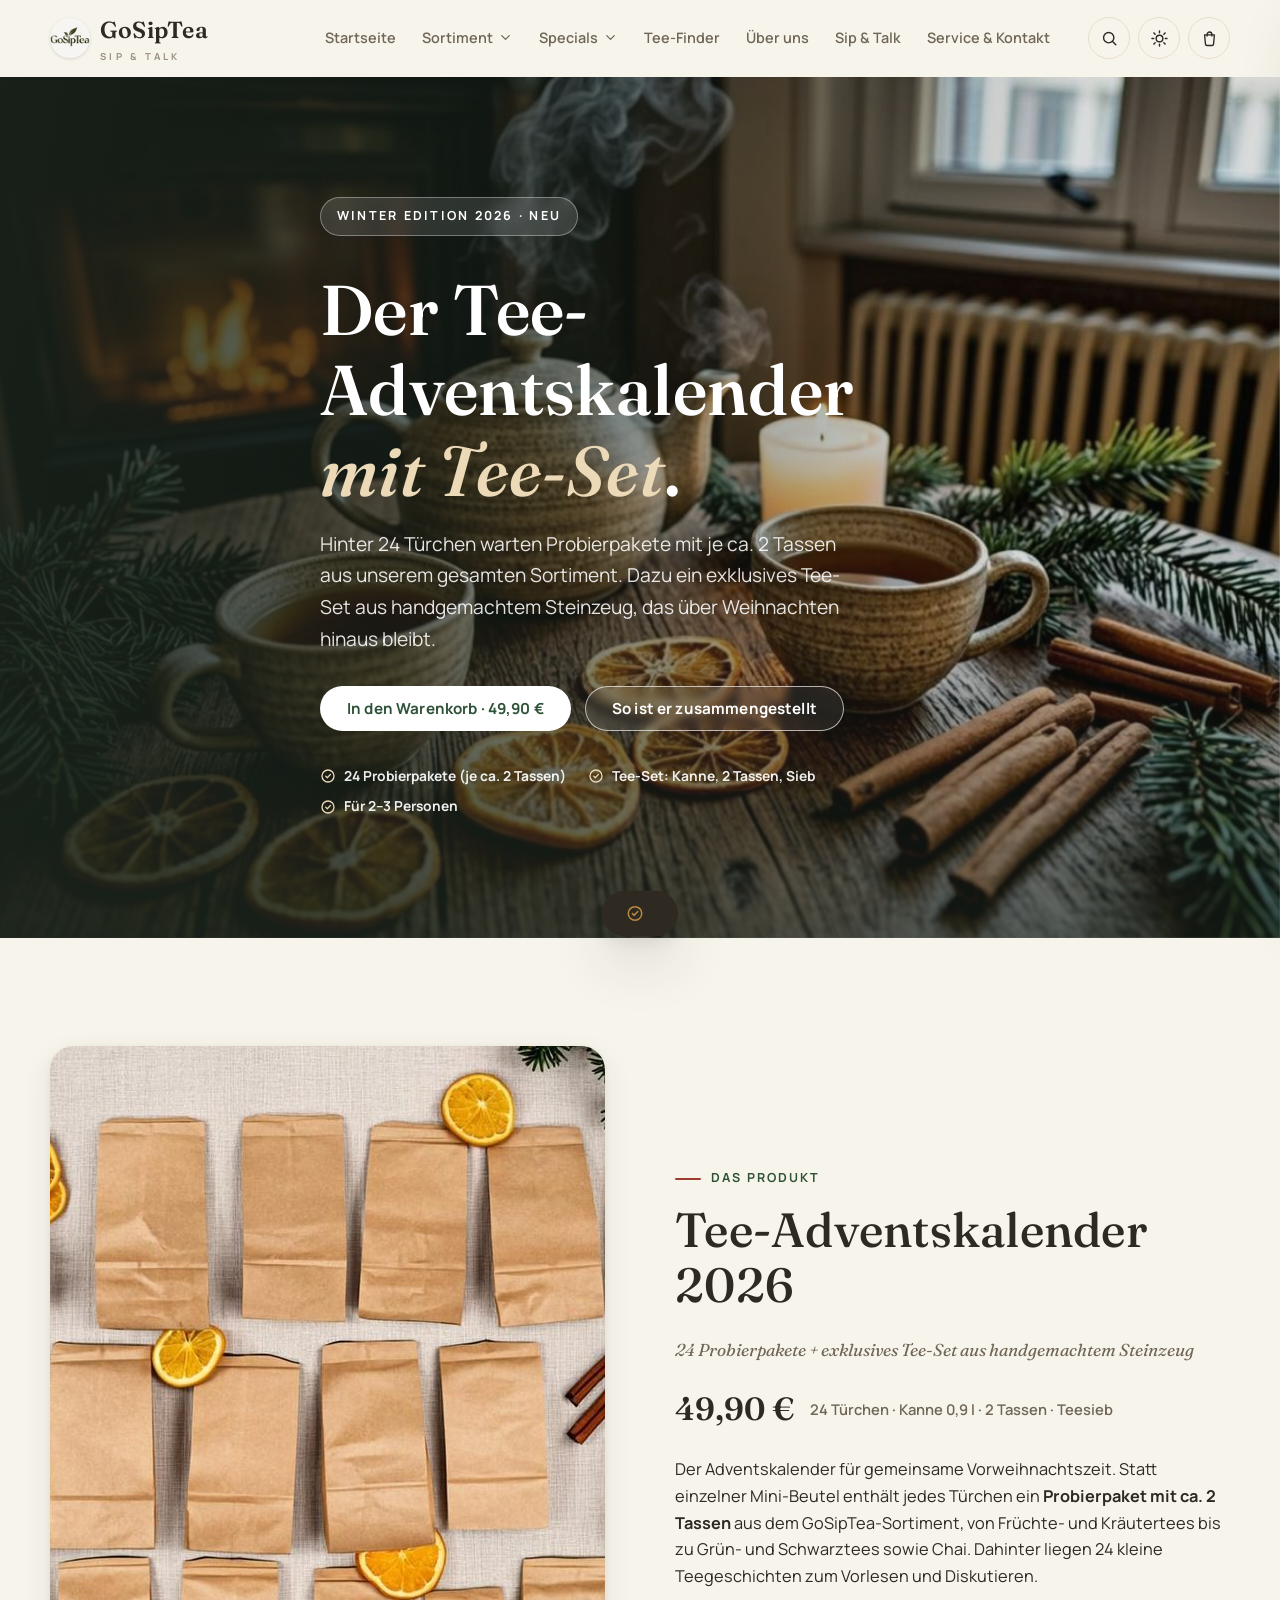
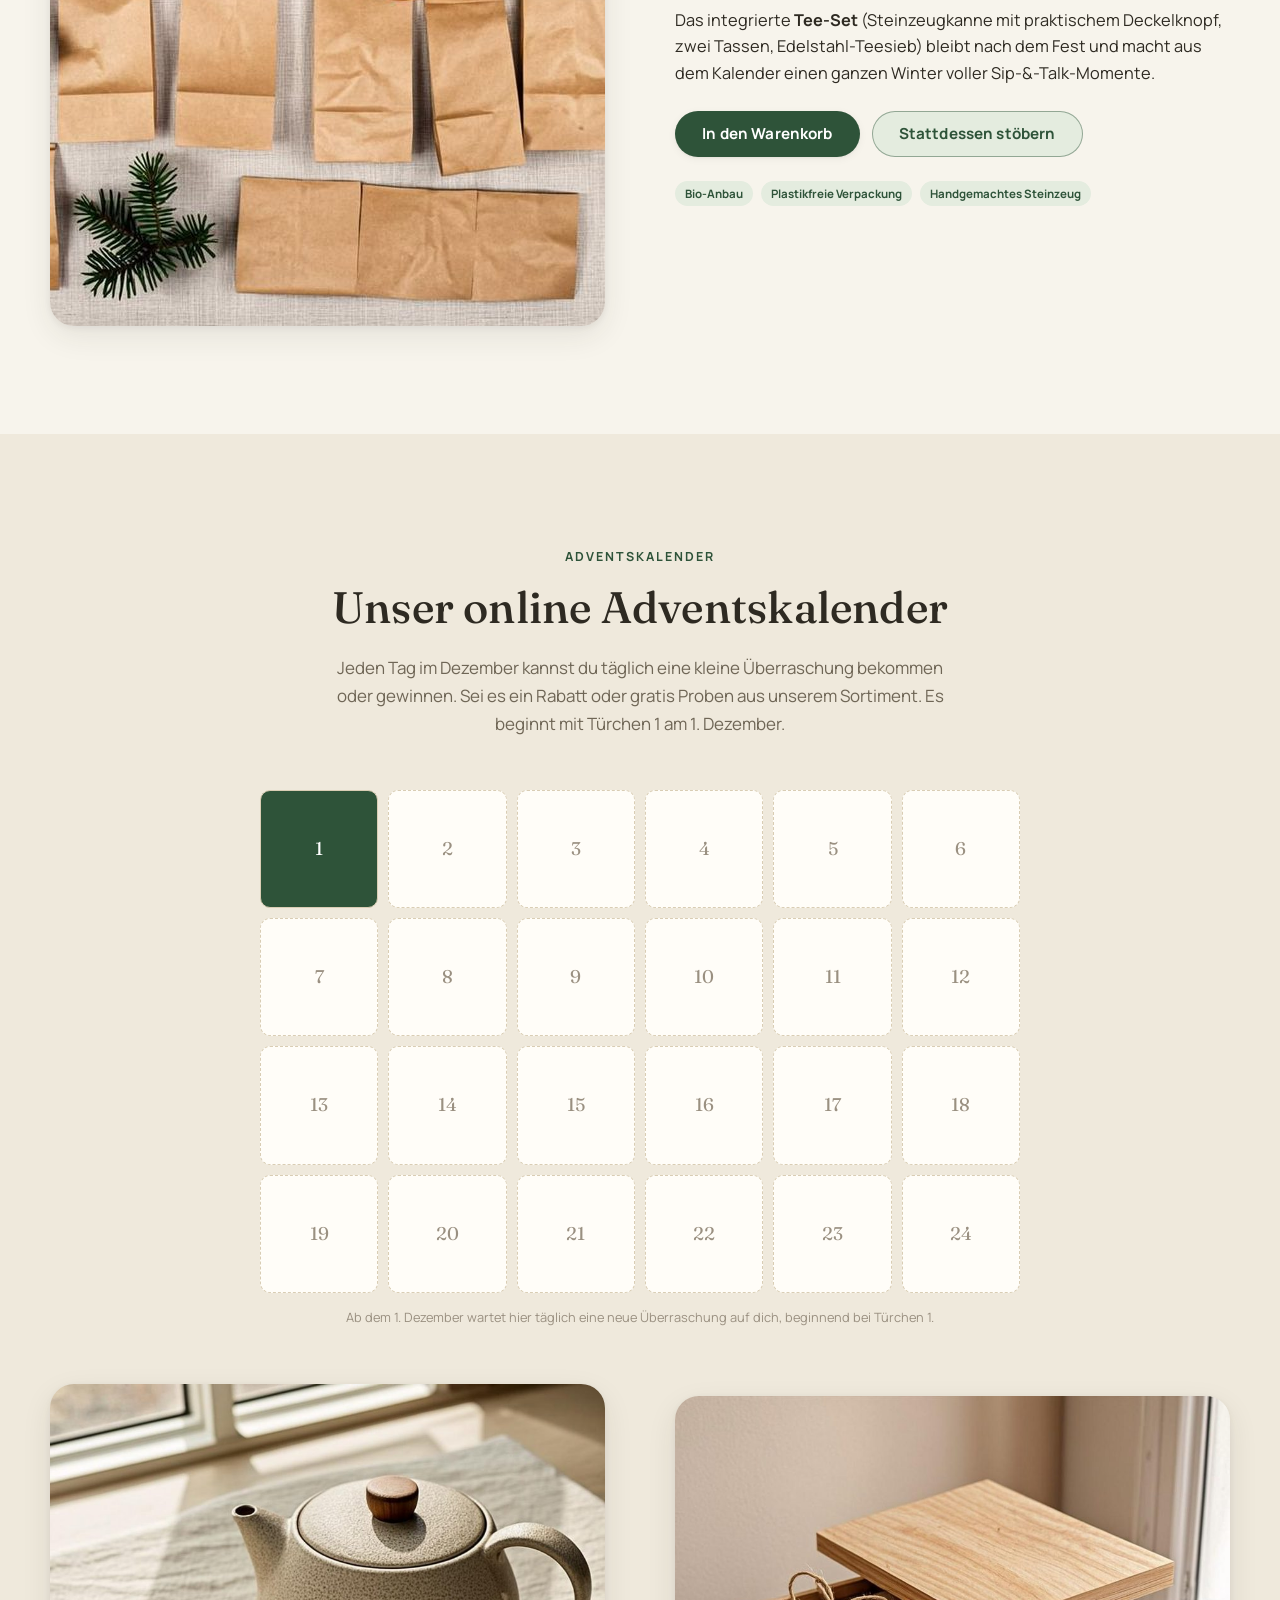
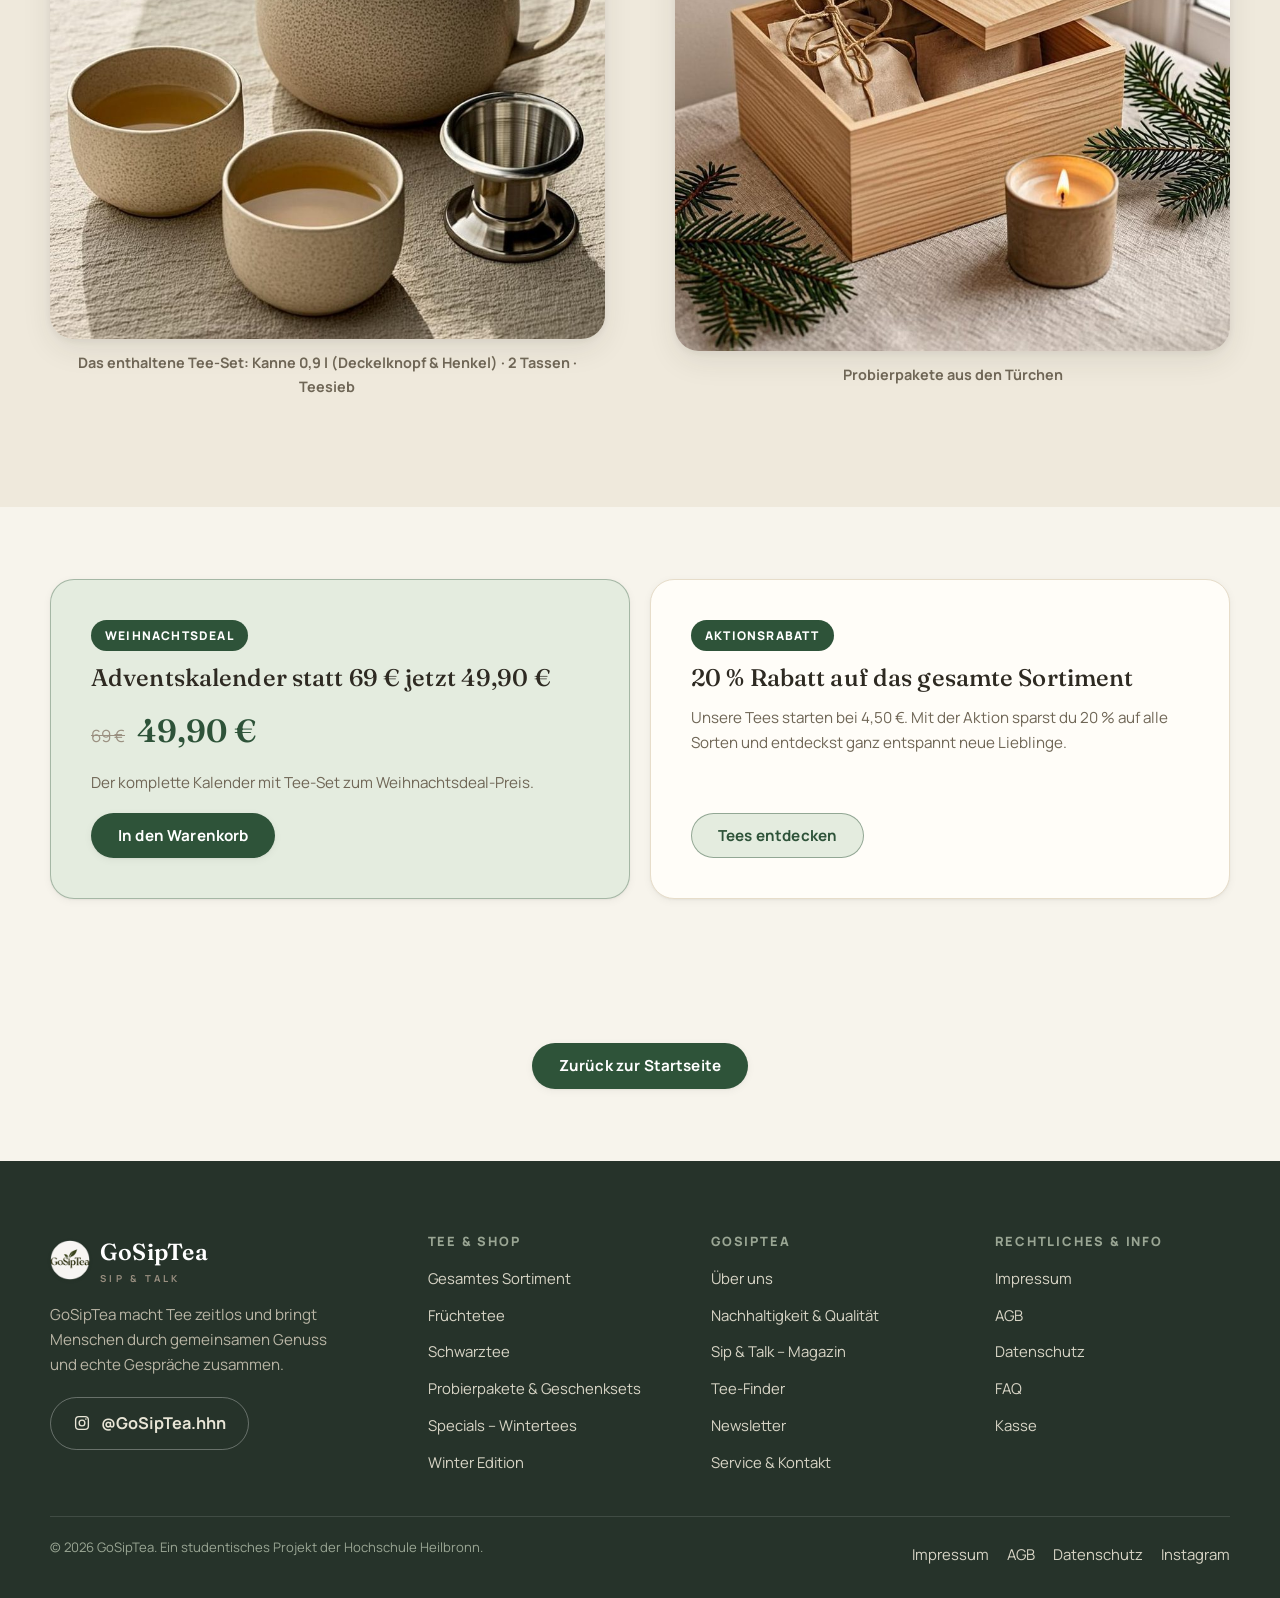
<file: christmas/index.html>
<!DOCTYPE html>
<html lang="de" data-theme="light">
<head>
<meta charset="UTF-8">
<meta name="viewport" content="width=device-width, initial-scale=1.0">
<title>Winter Edition – Tee-Adventskalender 2026 mit Tee-Set | GoSipTea</title>
<meta name="description" content="Der GoSipTea Tee-Adventskalender 2026: 24 Probierpakete aus dem gesamten Sortiment plus exklusives Tee-Set aus Steinzeug im Weihnachtsdeal für 49,90 €. Unser online Adventskalender startet am 1. Dezember.">
<meta name="robots" content="index,follow">
<link rel="canonical" href="https://gamerio2904.github.io/GoSipTea/christmas/index.html">
<meta name="theme-color" content="#2e5339">
<meta property="og:type" content="website">
<meta property="og:site_name" content="GoSipTea">
<meta property="og:title" content="Winter Edition – Tee-Adventskalender 2026 mit Tee-Set | GoSipTea">
<meta property="og:description" content="Unser online Adventskalender: 24 Türchen mit täglichen Überraschungen. Dazu 24 Probierpakete + exklusives GoSipTea Tee-Set im Weihnachtsdeal für 49,90 €.">
<meta property="og:url" content="https://gamerio2904.github.io/GoSipTea/christmas/index.html">
<meta property="og:image" content="https://gamerio2904.github.io/GoSipTea/assets/img/xmas/advent.jpg">
<meta property="og:locale" content="de_DE">
<meta name="twitter:card" content="summary_large_image">
<link rel="icon" href="../assets/img/favicon.ico" sizes="any">
    <link rel="icon" href="../assets/img/favicon-192.png" type="image/png" sizes="192x192">
    <link rel="apple-touch-icon" href="../assets/img/apple-touch-icon.png">
<link rel="preconnect" href="https://fonts.googleapis.com">
<link rel="preconnect" href="https://fonts.gstatic.com" crossorigin>
<link href="https://fonts.googleapis.com/css2?family=Fraunces:ital,opsz,wght@0,9..144,300..700;1,9..144,300..700&amp;family=Manrope:wght@400..800&amp;display=swap" rel="stylesheet">
<link rel="stylesheet" href="../css/styles.css?v=9">
<script type="application/ld+json">
{"@context":"https://schema.org","@type":"Product","name":"Tee-Adventskalender 2026","description":"Unser online Adventskalender: 24 Probierpakete aus dem gesamten GoSipTea-Sortiment plus exklusivem Tee-Set (Steinzeugkanne, 2 Tassen, Teesieb). Jeden Tag im Dezember eine kleine Überraschung.","image":"https://gamerio2904.github.io/GoSipTea/assets/img/xmas/advent.jpg","brand":{"@type":"Brand","name":"GoSipTea"},"offers":{"@type":"Offer","price":"49.90","priceCurrency":"EUR","availability":"https://schema.org/InStock","url":"https://gamerio2904.github.io/GoSipTea/christmas/index.html"}}
</script>
</head>
<body class="christmas" data-prefix="../">
<a class="skip-link" href="#main">Zum Inhalt springen</a>

<header class="site-header">
  <div class="container header-inner">
    <a class="logo" href="../index.html" aria-label="GoSipTea – Startseite">
      <img class="logo__mark" src="../assets/img/logo.png?v=1" alt="GoSipTea Logo" width="40" height="40" loading="eager">
      <span>GoSipTea<small>Sip &amp; Talk</small></span>
    </a>
    <nav class="nav" aria-label="Hauptnavigation">
      <a href="../index.html">Startseite</a>
      <div class="nav__item nav__item--sub">
        <a href="../sortiment.html" class="nav__parent" aria-haspopup="true" aria-expanded="false">Sortiment<svg class="chev" viewBox="0 0 24 24" fill="none" stroke="currentColor" stroke-width="2" stroke-linecap="round" stroke-linejoin="round" aria-hidden="true"><path d="M6 9l6 6 6-6"/></svg></a>
        <ul class="nav__sub">
          <li><a href="../sortiment.html">Alle Tees ansehen</a></li>
          <li><a href="../fruechtetee.html">Früchtetee entdecken</a></li>
          <li><a href="../schwarztee.html">Schwarztee entdecken</a></li>
          <li><a href="../sortiment.html?cat=kraeutertee">Kräutertee</a></li>
          <li><a href="../sortiment.html?cat=gruentee">Grüntee</a></li>
          <li><a href="../sortiment.html?cat=chai">Gewürztee &amp; Chai</a></li>
          <li><a href="../sortiment.html?cat=spezialitaeten">Tee-Spezialitäten</a></li>
          <li><a href="../sortiment.html?cat=specials">Specials – Winter</a></li>
          <li><a href="../sortiment.html?cat=sets">Probierpakete &amp; Geschenksets</a></li>
        </ul>
      </div>
      <div class="nav__item nav__item--sub">
        <button type="button" class="nav__parent" aria-haspopup="true" aria-expanded="false">Specials<svg class="chev" viewBox="0 0 24 24" fill="none" stroke="currentColor" stroke-width="2" stroke-linecap="round" stroke-linejoin="round" aria-hidden="true"><path d="M6 9l6 6 6-6"/></svg></button>
        <ul class="nav__sub">
          <li><a href="index.html" aria-current="page">Winter Edition – Adventskalender</a></li>
          <li><a href="../sortiment.html?cat=specials">Wintertees entdecken</a></li>
          <li><a href="../produkt.html?id=tee-adventskalender-2026">Tee-Adventskalender 2026</a></li>
          <li><a href="../produkt.html?id=festtags-probierpaket">Festtags-Probierpaket</a></li>
        </ul>
      </div>
      <a href="../index.html#tee-finder">Tee-Finder</a>
      <a href="../ueber-uns.html">Über uns</a>
      <a href="../sip-talk.html">Sip &amp; Talk</a>
      <a href="../service.html">Service &amp; Kontakt</a>
    </nav>
    <div class="header-actions">
      <div class="hdr-search" id="hdr-search">
        <button type="button" class="icon-btn" id="search-toggle" aria-expanded="false" aria-haspopup="true" aria-label="Suche öffnen">
          <svg viewBox="0 0 24 24" fill="none" stroke="currentColor" stroke-width="1.8" stroke-linecap="round" aria-hidden="true"><circle cx="11" cy="11" r="6.5"/><path d="M20 20l-4.2-4.2"/></svg>
        </button>
        <form class="search-form" action="../sortiment.html" method="get" role="search">
          <label class="skip-link" for="hdr-q">Tee suchen</label>
          <input id="hdr-q" type="search" name="q" placeholder="Tee suchen … z. B. Chai, Minze" autocomplete="off">
          <button type="submit" class="btn btn--primary btn--sm">Suchen</button>
        </form>
      </div>
      <button type="button" class="icon-btn theme-toggle" id="theme-toggle" aria-label="Farbschema wechseln (hell/dunkel)" aria-checked="false" role="switch">
        <svg class="sun" viewBox="0 0 24 24" fill="none" stroke="currentColor" stroke-width="1.8" stroke-linecap="round" aria-hidden="true"><circle cx="12" cy="12" r="4.2"/><path d="M12 2.5v2.2M12 19.3v2.2M2.5 12h2.2M19.3 12h2.2M4.9 4.9l1.6 1.6M17.5 17.5l1.6 1.6M19.1 4.9l-1.6 1.6M6.5 17.5l-1.6 1.6"/></svg>
        <svg class="moon" viewBox="0 0 24 24" fill="none" stroke="currentColor" stroke-width="1.8" stroke-linejoin="round" aria-hidden="true"><path d="M20.6 13.4A8.6 8.6 0 1 1 10.6 3.4a6.8 6.8 0 0 0 10 10z"/></svg>
      </button>
      <button type="button" class="icon-btn" id="cart-open" aria-label="Warenkorb öffnen">
        <svg viewBox="0 0 24 24" fill="none" stroke="currentColor" stroke-width="1.7" stroke-linejoin="round" aria-hidden="true"><path d="M5.8 7.5h12.4l-1.1 11.6a2 2 0 0 1-2 1.8H8.9a2 2 0 0 1-2-1.8L5.8 7.5z"/><path d="M9 9.5V6.8a3 3 0 0 1 6 0v2.7"/></svg>
        <span class="icon-btn__badge" id="cart-count">0</span>
      </button>
      <button type="button" class="icon-btn burger" id="burger" aria-label="Menü öffnen" aria-expanded="false">
        <svg viewBox="0 0 24 24" fill="none" stroke="currentColor" stroke-width="2" stroke-linecap="round" aria-hidden="true"><path d="M4 7h16M4 12h16M4 17h10"/></svg>
      </button>
    </div>
  </div>
</header>

<nav class="mobile-nav" id="mobile-nav" aria-label="Mobile Navigation">
  <button type="button" class="icon-btn mobile-nav__close" aria-label="Menü schließen">
    <svg viewBox="0 0 24 24" fill="none" stroke="currentColor" stroke-width="2" stroke-linecap="round" aria-hidden="true"><path d="M6 6l12 12M18 6L6 18"/></svg>
  </button>
  <form class="mobile-search" action="../sortiment.html" method="get" role="search">
    <input type="search" name="q" placeholder="Tee suchen …" aria-label="Tee suchen">
    <button type="submit" class="btn btn--primary btn--sm">Suchen</button>
  </form>
  <ul>
    <li><a href="../index.html">Startseite</a></li>
    <li><a href="../sortiment.html">Sortiment, alle Tees</a></li>
    <li class="mnav-head">Specials</li>
    <li><ul class="mnav-sub">
      <li><a href="index.html">Winter Edition – Adventskalender</a></li>
      <li><a href="../sortiment.html?cat=specials">Wintertees entdecken</a></li>
    </ul></li>
    <li><a href="../ueber-uns.html">Über uns</a></li>
    <li><a href="../sip-talk.html">Sip &amp; Talk</a></li>
    <li><a href="../service.html">Service &amp; Kontakt</a></li>
  </ul>
</nav>

<main id="main">

<!-- Hero -->
<section class="hero" style="min-height:88vh">
  <div class="hero__img"><img src="../assets/img/xmas/hero.jpg" alt="Festlich gedeckte Teetafel in der Adventszeit mit warmem Licht" fetchpriority="high"></div>
  <div class="hero__scrim" style="background:linear-gradient(100deg,rgba(26,36,28,.88) 0%,rgba(26,36,28,.6) 40%,rgba(26,36,28,.15) 75%),linear-gradient(to top,rgba(26,36,28,.6),transparent 40%)"></div>
  <div class="snowdots" aria-hidden="true">
    <i style="left:6%;animation-duration:11s;animation-delay:0s"></i>
    <i style="left:14%;animation-duration:14s;animation-delay:2s;width:4px;height:4px"></i>
    <i style="left:23%;animation-duration:9s;animation-delay:4s"></i>
    <i style="left:31%;animation-duration:16s;animation-delay:1s;width:5px;height:5px"></i>
    <i style="left:39%;animation-duration:12s;animation-delay:5s"></i>
    <i style="left:47%;animation-duration:10s;animation-delay:3s;width:4px;height:4px"></i>
    <i style="left:55%;animation-duration:15s;animation-delay:0.5s"></i>
    <i style="left:63%;animation-duration:11s;animation-delay:6s;width:5px;height:5px"></i>
    <i style="left:71%;animation-duration:13s;animation-delay:2.5s"></i>
    <i style="left:79%;animation-duration:9.5s;animation-delay:1.5s;width:4px;height:4px"></i>
    <i style="left:87%;animation-duration:12.5s;animation-delay:4.5s"></i>
    <i style="left:94%;animation-duration:14.5s;animation-delay:0.8s;width:5px;height:5px"></i>
    <i style="left:10%;animation-duration:17s;animation-delay:7s;width:3px;height:3px"></i>
    <i style="left:44%;animation-duration:18s;animation-delay:8s;width:3px;height:3px"></i>
    <i style="left:76%;animation-duration:16s;animation-delay:9s;width:3px;height:3px"></i>
  </div>
  <div class="container hero__content">
    <p class="hero__eyebrow">Winter Edition 2026 · Neu</p>
    <h1 class="hero__title">Der Tee-Adventskalender <em>mit Tee-Set</em>.</h1>
    <p class="hero__sub">Hinter 24 Türchen warten Probierpakete mit je ca. 2 Tassen aus unserem gesamten Sortiment. Dazu ein exklusives Tee-Set aus handgemachtem Steinzeug, das über Weihnachten hinaus bleibt.</p>
    <div class="hero__cta">
      <button type="button" class="btn btn--light" data-add="tee-adventskalender-2026">In den Warenkorb · 49,90 €</button>
      <a class="btn btn--outline-light" href="#inhalt">So ist er zusammengestellt</a>
    </div>
    <div class="hero__chips">
      <span class="hero__chip"><svg viewBox="0 0 24 24" fill="none" stroke="currentColor" stroke-width="2" stroke-linecap="round" stroke-linejoin="round" aria-hidden="true"><circle cx="12" cy="12" r="9"/><path d="M8.5 12.2l2.4 2.4 4.8-5"/></svg> 24 Probierpakete (je ca. 2 Tassen)</span>
      <span class="hero__chip"><svg viewBox="0 0 24 24" fill="none" stroke="currentColor" stroke-width="2" stroke-linecap="round" stroke-linejoin="round" aria-hidden="true"><circle cx="12" cy="12" r="9"/><path d="M8.5 12.2l2.4 2.4 4.8-5"/></svg> Tee-Set: Kanne, 2 Tassen, Sieb</span>
      <span class="hero__chip"><svg viewBox="0 0 24 24" fill="none" stroke="currentColor" stroke-width="2" stroke-linecap="round" stroke-linejoin="round" aria-hidden="true"><circle cx="12" cy="12" r="9"/><path d="M8.5 12.2l2.4 2.4 4.8-5"/></svg> Für 2–3 Personen</span>
    </div>
  </div>
</section>

<!-- Produkt / Inhalt -->
<section class="section" id="inhalt">
  <div class="container">
    <div class="split">
      <div class="split__media reveal is-in">
        <img src="../assets/img/xmas/advent.jpg" alt="GoSipTea Tee-Adventskalender 2026 mit 24 Päckchen und Tee-Set" width="880" height="880" style="border-radius:var(--radius-l);box-shadow:var(--shadow-m)">
      </div>
      <div class="reveal is-in">
        <p class="eyebrow">Das Produkt</p>
        <h1 style="font-size:clamp(2rem,4vw,3rem)">Tee-Adventskalender 2026</h1>
        <p class="detail__notes">24 Probierpakete + exklusives Tee-Set aus handgemachtem Steinzeug</p>
        <div class="detail__price-row">
          <span class="detail__price">49,90 €</span>
          <span class="detail__size">24 Türchen · Kanne 0,9 l · 2 Tassen · Teesieb</span>
        </div>
        <p>Der Adventskalender für gemeinsame Vorweihnachtszeit. Statt einzelner Mini-Beutel enthält jedes Türchen ein <strong>Probierpaket mit ca. 2 Tassen</strong> aus dem GoSipTea-Sortiment, von Früchte- und Kräutertees bis zu Grün- und Schwarztees sowie Chai. Dahinter liegen 24 kleine Teegeschichten zum Vorlesen und Diskutieren.</p>
        <p>Das integrierte <strong>Tee-Set</strong> (Steinzeugkanne mit praktischem Deckelknopf, zwei Tassen, Edelstahl-Teesieb) bleibt nach dem Fest und macht aus dem Kalender einen ganzen Winter voller Sip-&amp;-Talk-Momente.</p>
        <div class="detail__cta">
          <button type="button" class="btn btn--primary" data-add="tee-adventskalender-2026">In den Warenkorb</button>
          <a class="btn btn--ghost" href="../sortiment.html">Stattdessen stöbern</a>
        </div>
        <div class="detail__trust">
          <span class="tag">Bio-Anbau</span><span class="tag">Plastikfreie Verpackung</span><span class="tag">Handgemachtes Steinzeug</span>
        </div>
      </div>
    </div>
  </div>
</section>

<!-- Online Adventskalender -->
<section class="section section--alt">
  <div class="container">
    <div class="sec-head sec-head--center">
      <p class="eyebrow">Adventskalender</p>
      <h2 class="sec-title">Unser online Adventskalender</h2>
      <p class="sec-lead">Jeden Tag im Dezember kannst du täglich eine kleine Überraschung bekommen oder gewinnen. Sei es ein Rabatt oder gratis Proben aus unserem Sortiment. Es beginnt mit Türchen 1 am 1. Dezember.</p>
    </div>
    <div class="doors">
      <i>1</i><i>2</i><i>3</i><i>4</i><i>5</i><i>6</i>
      <i>7</i><i>8</i><i>9</i><i>10</i><i>11</i><i>12</i>
      <i>13</i><i>14</i><i>15</i><i>16</i><i>17</i><i>18</i>
      <i>19</i><i>20</i><i>21</i><i>22</i><i>23</i><i>24</i>
    </div>
    <p class="doors-caption">Ab dem 1. Dezember wartet hier täglich eine neue Überraschung auf dich, beginnend bei Türchen 1.</p>
    <div class="split" style="margin-top:56px">
      <div class="split__media reveal">
        <img src="../assets/img/xmas/winter-tee-set.jpg" alt="Das enthaltene Tee-Set: Steinzeugkanne mit Deckelknopf und Henkel, zwei Tassen und Teesieb" loading="lazy" style="border-radius:var(--radius-l);box-shadow:var(--shadow-m)">
        <div style="text-align:center;margin-top:12px;font-weight:700;color:var(--ink-soft);font-size:.9rem">Das enthaltene Tee-Set: Kanne 0,9 l (Deckelknopf &amp; Henkel) · 2 Tassen · Teesieb</div>
      </div>
      <div class="split__media reveal reveal-d1">
        <img src="../assets/img/xmas/festtags-probierpaket.jpg" alt="Probierpakete aus dem Kalender" loading="lazy" style="border-radius:var(--radius-l);box-shadow:var(--shadow-m)">
        <div style="text-align:center;margin-top:12px;font-weight:700;color:var(--ink-soft);font-size:.9rem">Probierpakete aus den Türchen</div>
      </div>
    </div>
  </div>
</section>

<!-- Deals -->
<section class="section section--tight">
  <div class="container">
    <div class="deal-grid">
      <div class="deal-card deal-card--xmas reveal is-in">
        <p class="deal-card__tag">Weihnachtsdeal</p>
        <h3>Adventskalender statt 69 € jetzt 49,90 €</h3>
        <p class="deal-card__price"><s>69 €</s><b>49,90 €</b></p>
        <p class="deal-card__text">Der komplette Kalender mit Tee-Set zum Weihnachtsdeal-Preis.</p>
        <button type="button" class="btn btn--primary" data-add="tee-adventskalender-2026">In den Warenkorb</button>
      </div>
      <div class="deal-card reveal is-in reveal-d1">
        <p class="deal-card__tag">Aktionsrabatt</p>
        <h3>20 % Rabatt auf das gesamte Sortiment</h3>
        <p class="deal-card__text">Unsere Tees starten bei 4,50 €. Mit der Aktion sparst du 20 % auf alle Sorten und entdeckst ganz entspannt neue Lieblinge.</p>
        <a class="btn btn--ghost" href="../sortiment.html">Tees entdecken</a>
      </div>
    </div>
  </div>
</section>

<!-- Abschluss -->
<section class="section section--tight">
  <div class="container container--narrow">
    <div style="text-align:center">
      <a class="btn btn--primary" href="../index.html">Zurück zur Startseite</a>
    </div>
  </div>
</section>

</main>

<footer class="footer">
  <div class="container">
    <div class="footer__grid">
      <div>
        <a class="logo" href="../index.html">
          <img class="logo__mark" src="../assets/img/logo.png?v=1" alt="GoSipTea Logo" width="40" height="40" loading="eager">
          <span>GoSipTea<small>Sip &amp; Talk</small></span>
        </a>
        <p class="footer__claim">GoSipTea macht Tee zeitlos und bringt Menschen durch gemeinsamen Genuss und echte Gespräche zusammen.</p>
        <a class="insta-handle" href="https://www.instagram.com/gosiptea.hhn" target="_blank" rel="noopener">
          <svg viewBox="0 0 24 24" fill="none" stroke="currentColor" stroke-width="1.8" stroke-linecap="round" aria-hidden="true" style="width:18px;height:18px"><rect x="3.5" y="3.5" width="17" height="17" rx="4.5"/><circle cx="12" cy="12" r="3.8"/><circle cx="17.2" cy="6.8" r="1.1" fill="currentColor" stroke="none"/></svg>
          @GoSipTea.hhn</a>
      </div>
      <div>
        <h4>Tee &amp; Shop</h4>
        <ul>
          <li><a href="../sortiment.html">Gesamtes Sortiment</a></li>
          <li><a href="../fruechtetee.html">Früchtetee</a></li>
          <li><a href="../schwarztee.html">Schwarztee</a></li>
          <li><a href="../sortiment.html?cat=sets">Probierpakete &amp; Geschenksets</a></li>
          <li><a href="../sortiment.html?cat=specials">Specials – Wintertees</a></li>
          <li><a href="index.html">Winter Edition</a></li>
        </ul>
      </div>
      <div>
        <h4>GoSipTea</h4>
        <ul>
          <li><a href="../ueber-uns.html">Über uns</a></li>
          <li><a href="../nachhaltigkeit.html">Nachhaltigkeit &amp; Qualität</a></li>
          <li><a href="../sip-talk.html">Sip &amp; Talk – Magazin</a></li>
          <li><a href="../index.html#tee-finder">Tee-Finder</a></li>
          <li><a href="../index.html#newsletter">Newsletter</a></li>
          <li><a href="../service.html">Service &amp; Kontakt</a></li>
        </ul>
      </div>
      <div>
        <h4>Rechtliches &amp; Info</h4>
        <ul>
          <li><a href="../impressum.html">Impressum</a></li>
          <li><a href="../agb.html">AGB</a></li>
          <li><a href="../datenschutz.html">Datenschutz</a></li>
          <li><a href="../service.html#faq">FAQ</a></li>
          <li><a href="../kasse.html">Kasse</a></li>
        </ul>
      </div>
    </div>
    <div class="footer__bottom">
      <p>© <span id="year">2026</span> GoSipTea. Ein studentisches Projekt der Hochschule Heilbronn.</p>
      <ul>
        <li><a href="../impressum.html">Impressum</a></li>
        <li><a href="../agb.html">AGB</a></li>
        <li><a href="../datenschutz.html">Datenschutz</a></li>
        <li><a href="https://www.instagram.com/gosiptea.hhn" target="_blank" rel="noopener">Instagram</a></li>
      </ul>
    </div>
  </div>
</footer>

<div class="cart-overlay" id="cart-overlay"></div>
<aside class="cart-drawer" id="cart-drawer" aria-hidden="true" aria-label="Warenkorb">
  <div class="cart-drawer__head"><h2>Dein Warenkorb</h2>
    <button type="button" class="icon-btn cart-drawer__close" aria-label="Warenkorb schließen">
      <svg viewBox="0 0 24 24" fill="none" stroke="currentColor" stroke-width="2" stroke-linecap="round" aria-hidden="true"><path d="M6 6l12 12M18 6L6 18"/></svg>
    </button>
  </div>
  <div class="cart-drawer__body" id="cart-lines"></div>
  <div class="cart-drawer__foot">
    <div class="cart-sum"><span>Zwischensumme</span><b id="cart-subtotal">0 €</b></div>
    <p class="cart-note" id="cart-shipping-note">Versand: kostenlos ab 30 €.</p>
    <div class="cart-sum"><span>Gesamt</span><b id="cart-total" style="font-family:var(--font-display);font-size:1.25rem;font-weight:600">0 €</b></div>
    <button type="button" class="btn btn--primary btn--block" id="cart-checkout">Zur Kasse</button>
  </div>
</aside>
<button type="button" class="to-top" id="to-top" aria-label="Nach oben scrollen">
  <svg viewBox="0 0 24 24" fill="none" stroke="currentColor" stroke-width="2.2" stroke-linecap="round" stroke-linejoin="round" aria-hidden="true"><path d="M12 19V5M6 11l6-6 6 6"/></svg>
</button>
<div class="toast" id="toast" role="status" aria-live="polite">
  <svg viewBox="0 0 24 24" fill="none" stroke="currentColor" stroke-width="2" stroke-linecap="round" stroke-linejoin="round" aria-hidden="true" style="width:18px;height:18px;color:var(--gold)"><circle cx="12" cy="12" r="9"/><path d="M8.5 12.2l2.4 2.4 4.8-5"/></svg>
  <span></span>
</div>

<script src="../js/products.js?v=9" defer></script>
<script src="../js/main.js?v=9" defer></script>
<script src="../js/cart.js?v=9" defer></script>
</body>
</html>
</file>
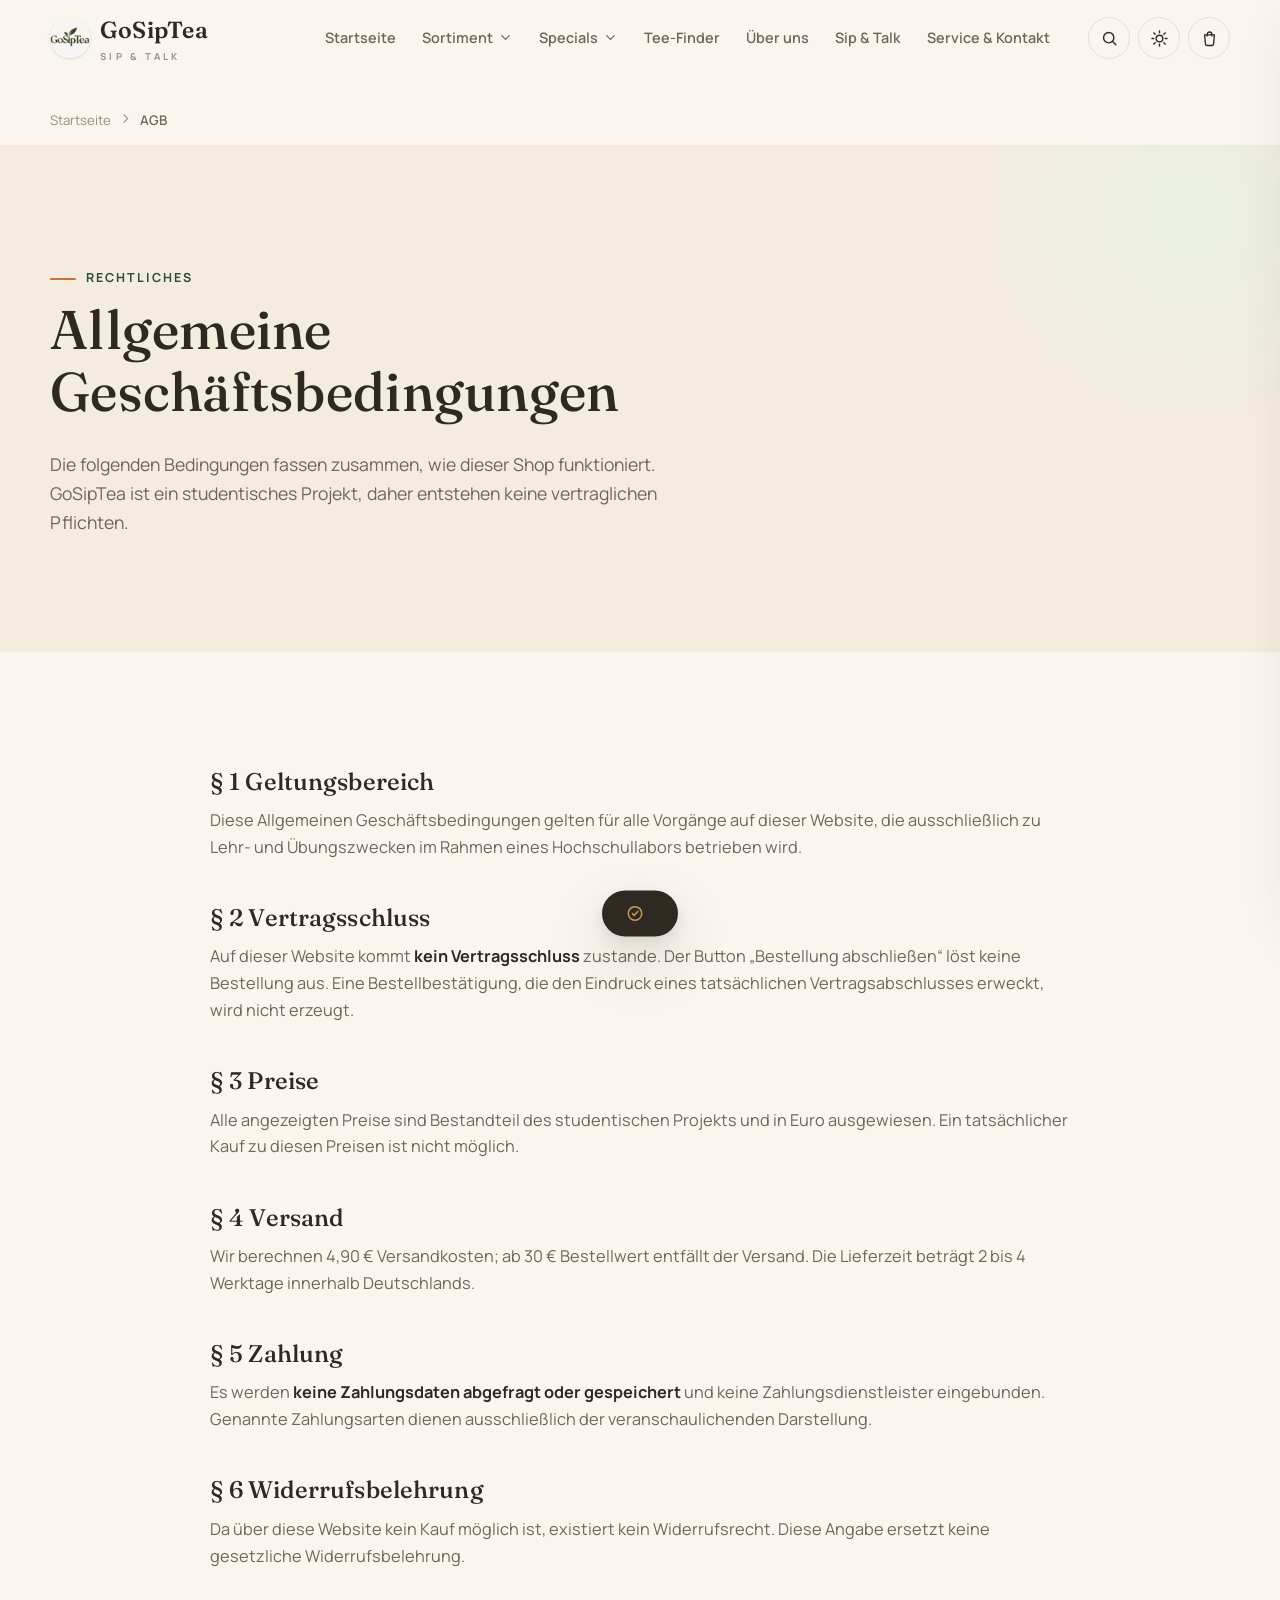
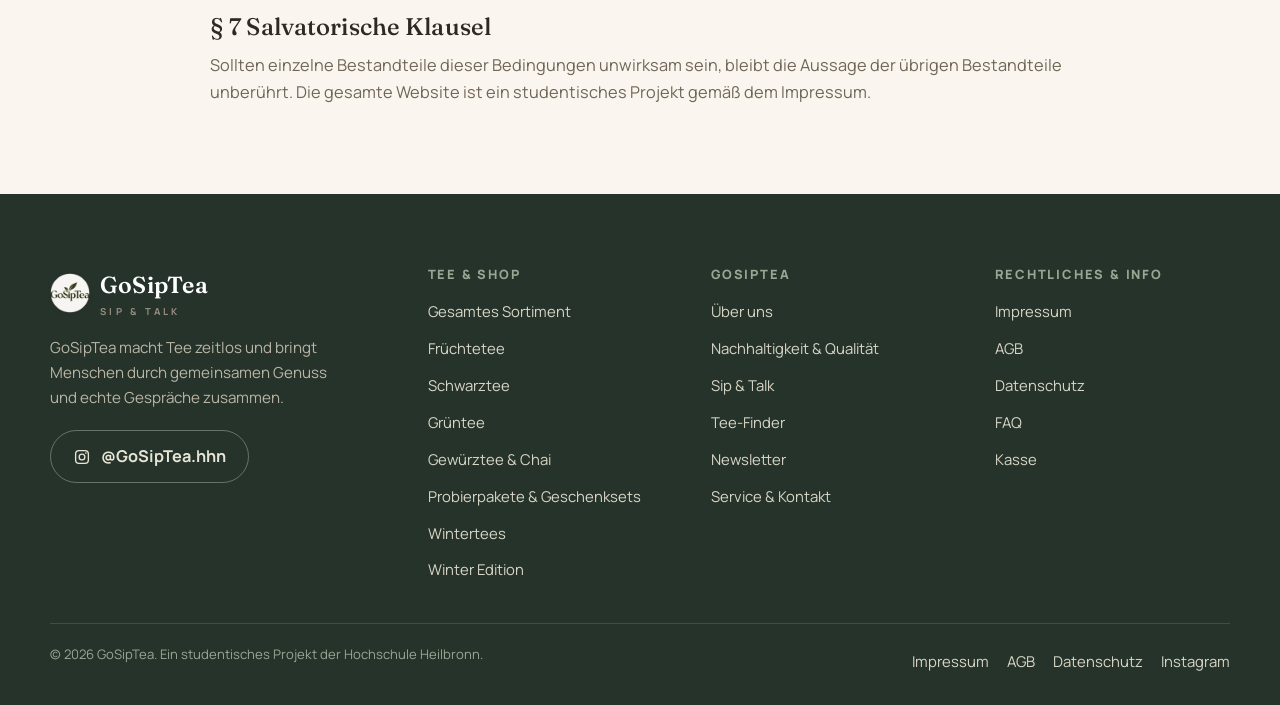
<file: agb.html>
<!DOCTYPE html>
<html lang="de" data-theme="light">
<head>
<meta charset="UTF-8">
<meta name="viewport" content="width=device-width, initial-scale=1.0">
<title>AGB | GoSipTea</title>
<meta name="description" content="Allgemeine Geschäftsbedingungen von GoSipTea: Klar zusammengefasst, wie der studentische Shop funktioniert. Kein Vertragsschluss, keine Bestellungen möglich.">
<meta name="robots" content="index,follow">
<link rel="canonical" href="https://gamerio2904.github.io/GoSipTea/agb.html">
<meta name="theme-color" content="#faf6ef">
<meta property="og:type" content="website">
<meta property="og:site_name" content="GoSipTea">
<meta property="og:title" content="AGB | GoSipTea">
<meta property="og:description" content="Allgemeine Geschäftsbedingungen von GoSipTea: Klar zusammengefasst, wie der studentische Shop funktioniert. Kein Vertragsschluss, keine Bestellungen möglich.">
<meta property="og:url" content="https://gamerio2904.github.io/GoSipTea/agb.html">
<meta property="og:image" content="https://gamerio2904.github.io/GoSipTea/assets/img/og.jpg">
<meta property="og:locale" content="de_DE">
<meta name="twitter:card" content="summary_large_image">
<meta name="twitter:title" content="AGB | GoSipTea">
<meta name="twitter:description" content="Allgemeine Geschäftsbedingungen von GoSipTea: Klar zusammengefasst, wie der studentische Shop funktioniert. Kein Vertragsschluss, keine Bestellungen möglich.">
<meta name="twitter:image" content="https://gamerio2904.github.io/GoSipTea/assets/img/og.jpg">
<link rel="icon" href="assets/img/favicon.ico" sizes="any">
<link rel="icon" href="assets/img/favicon-192.png" type="image/png" sizes="192x192">
<link rel="apple-touch-icon" href="assets/img/apple-touch-icon.png">
<link rel="manifest" href="site.webmanifest">
<link rel="preconnect" href="https://fonts.googleapis.com">
<link rel="preconnect" href="https://fonts.gstatic.com" crossorigin>
<link href="https://fonts.googleapis.com/css2?family=Fraunces:ital,opsz,wght@0,9..144,300..700;1,9..144,300..700&amp;family=Manrope:wght@400..800&amp;display=swap" rel="stylesheet">
<link rel="stylesheet" href="css/styles.css?v=9">
<script type="application/ld+json">{"@context": "https://schema.org", "@type": "BreadcrumbList", "itemListElement": [{"@type": "ListItem", "position": 1, "name": "Startseite", "item": "https://gamerio2904.github.io/GoSipTea/index.html"}, {"@type": "ListItem", "position": 2, "name": "AGB", "item": "https://gamerio2904.github.io/GoSipTea/agb.html"}]}</script>
</head>
<body>
<a class="skip-link" href="#main">Zum Inhalt springen</a>
<header class="site-header"><div class="container header-inner"><a class="logo" href="index.html" aria-label="GoSipTea – Startseite"><img class="logo__mark" src="assets/img/logo.png?v=1" alt="GoSipTea Logo" width="40" height="40" loading="eager"><span>GoSipTea<small>Sip &amp; Talk</small></span></a><nav class="nav" aria-label="Hauptnavigation"><a href="index.html">Startseite</a><div class="nav__item nav__item--sub"><a href="sortiment.html" class="nav__parent" aria-haspopup="true" aria-expanded="false">Sortiment<svg class="chev" viewBox="0 0 24 24" fill="none" stroke="currentColor" stroke-width="2" stroke-linecap="round" stroke-linejoin="round" aria-hidden="true"><path d="M6 9l6 6 6-6"/></svg></a><ul class="nav__sub"><li><a href="sortiment.html">Alle Tees ansehen</a></li><li><a href="fruechtetee.html">Früchtetee entdecken</a></li><li><a href="schwarztee.html">Schwarztee entdecken</a></li><li><a href="sortiment.html?cat=kraeutertee">Kräutertee</a></li><li><a href="sortiment.html?cat=gruentee">Grüntee</a></li><li><a href="sortiment.html?cat=chai">Gewürztee &amp; Chai</a></li><li><a href="sortiment.html?cat=spezialitaeten">Tee-Spezialitäten</a></li><li><a href="sortiment.html?cat=specials">Wintertees</a></li><li><a href="sortiment.html?cat=sets">Probierpakete &amp; Geschenksets</a></li></ul></div><div class="nav__item nav__item--sub"><button type="button" class="nav__parent" aria-haspopup="true" aria-expanded="false">Specials<svg class="chev" viewBox="0 0 24 24" fill="none" stroke="currentColor" stroke-width="2" stroke-linecap="round" stroke-linejoin="round" aria-hidden="true"><path d="M6 9l6 6 6-6"/></svg></button><ul class="nav__sub"><li><a href="christmas/index.html">Winter Edition</a></li><li><a href="sortiment.html?cat=specials">Wintertees entdecken</a></li><li><a href="produkt.html?id=tee-adventskalender-2026">Tee-Adventskalender 2026</a></li><li><a href="produkt.html?id=festtags-probierpaket">Festtags-Probierpaket</a></li></ul></div><a href="index.html#tee-finder">Tee-Finder</a><a href="ueber-uns.html">Über uns</a><a href="sip-talk.html">Sip &amp; Talk</a><a href="service.html">Service &amp; Kontakt</a></nav><div class="header-actions"><div class="hdr-search" id="hdr-search"><button type="button" class="icon-btn" id="search-toggle" aria-expanded="false" aria-haspopup="true" aria-label="Suche öffnen"><svg viewBox="0 0 24 24" fill="none" stroke="currentColor" stroke-width="1.8" stroke-linecap="round" aria-hidden="true"><circle cx="11" cy="11" r="6.5"/><path d="M20 20l-4.2-4.2"/></svg></button><form class="search-form" action="sortiment.html" method="get" role="search"><label class="skip-link" for="hdr-q">Tee suchen</label><input id="hdr-q" type="search" name="q" placeholder="Tee suchen … z. B. Chai, Minze" autocomplete="off"><button type="submit" class="btn btn--primary btn--sm">Suchen</button></form></div><button type="button" class="icon-btn theme-toggle" id="theme-toggle" aria-label="Farbschema wechseln (hell/dunkel)" aria-checked="false" role="switch"><svg class="sun" viewBox="0 0 24 24" fill="none" stroke="currentColor" stroke-width="1.8" stroke-linecap="round" aria-hidden="true"><circle cx="12" cy="12" r="4.2"/><path d="M12 2.5v2.2M12 19.3v2.2M2.5 12h2.2M19.3 12h2.2M4.9 4.9l1.6 1.6M17.5 17.5l1.6 1.6M19.1 4.9l-1.6 1.6M6.5 17.5l-1.6 1.6"/></svg><svg class="moon" viewBox="0 0 24 24" fill="none" stroke="currentColor" stroke-width="1.8" stroke-linejoin="round" aria-hidden="true"><path d="M20.6 13.4A8.6 8.6 0 1 1 10.6 3.4a6.8 6.8 0 0 0 10 10z"/></svg></button><button type="button" class="icon-btn" id="cart-open" aria-label="Warenkorb öffnen"><svg viewBox="0 0 24 24" fill="none" stroke="currentColor" stroke-width="1.7" stroke-linejoin="round" aria-hidden="true"><path d="M5.8 7.5h12.4l-1.1 11.6a2 2 0 0 1-2 1.8H8.9a2 2 0 0 1-2-1.8L5.8 7.5z"/><path d="M9 9.5V6.8a3 3 0 0 1 6 0v2.7"/></svg><span class="icon-btn__badge" id="cart-count">0</span></button><button type="button" class="icon-btn burger" id="burger" aria-label="Menü öffnen" aria-expanded="false"><svg viewBox="0 0 24 24" fill="none" stroke="currentColor" stroke-width="2" stroke-linecap="round" aria-hidden="true"><path d="M4 7h16M4 12h16M4 17h10"/></svg></button></div></div></header><nav class="mobile-nav" id="mobile-nav" aria-label="Mobile Navigation"><button type="button" class="icon-btn mobile-nav__close" aria-label="Menü schließen"><svg viewBox="0 0 24 24" fill="none" stroke="currentColor" stroke-width="2" stroke-linecap="round" aria-hidden="true"><path d="M6 6l12 12M18 6L6 18"/></svg></button><form class="mobile-search" action="sortiment.html" method="get" role="search"><input type="search" name="q" placeholder="Tee suchen …" aria-label="Tee suchen"><button type="submit" class="btn btn--primary btn--sm">Suchen</button></form><ul><li><a href="index.html">Startseite</a></li><li><a href="index.html#tee-finder">Tee-Finder</a></li><li><a href="ueber-uns.html">Über uns</a></li><li><a href="nachhaltigkeit.html">Nachhaltigkeit</a></li><li><a href="sip-talk.html">Sip &amp; Talk</a></li><li><a href="service.html">Service &amp; Kontakt</a></li><li class="mnav-head">Sortiment</li><li><ul class="mnav-sub"><li><a href="sortiment.html">Alle Tees ansehen</a></li><li><a href="fruechtetee.html">Früchtetee entdecken</a></li><li><a href="schwarztee.html">Schwarztee entdecken</a></li><li><a href="sortiment.html?cat=kraeutertee">Kräutertee</a></li><li><a href="sortiment.html?cat=gruentee">Grüntee</a></li><li><a href="sortiment.html?cat=chai">Gewürztee &amp; Chai</a></li><li><a href="sortiment.html?cat=spezialitaeten">Tee-Spezialitäten</a></li><li><a href="sortiment.html?cat=specials">Wintertees</a></li><li><a href="sortiment.html?cat=sets">Probierpakete &amp; Geschenksets</a></li></ul></li><li class="mnav-head">Specials</li><li><ul class="mnav-sub"><li><a href="christmas/index.html">Winter Edition</a></li><li><a href="sortiment.html?cat=specials">Wintertees entdecken</a></li><li><a href="produkt.html?id=tee-adventskalender-2026">Tee-Adventskalender 2026</a></li><li><a href="produkt.html?id=festtags-probierpaket">Festtags-Probierpaket</a></li></ul></li></ul></nav>
<main id="main">
<nav class="container" aria-label="Brotkrumen"><ol class="breadcrumb" style="display:flex;gap:8px;list-style:none"><li><a href="index.html">Startseite</a></li><li aria-hidden="true"><svg viewBox="0 0 24 24" fill="none" stroke="currentColor" stroke-width="2" stroke-linecap="round" aria-hidden="true"><path d="M9 5l7 7-7 7"/></svg></li><li><span aria-current="page">AGB</span></li></ol></nav><section class="page-hero"><div class="container"><p class="eyebrow">Rechtliches</p><h1>Allgemeine Geschäftsbedingungen</h1><p class="lead">Die folgenden Bedingungen fassen zusammen, wie dieser Shop funktioniert. GoSipTea ist ein studentisches Projekt, daher entstehen keine vertraglichen Pflichten.</p></div></section><section class="section section--tight"><div class="container container--narrow legal"><h2>§ 1 Geltungsbereich</h2><p>Diese Allgemeinen Geschäftsbedingungen gelten für alle Vorgänge auf dieser Website, die ausschließlich zu Lehr- und Übungszwecken im Rahmen eines Hochschullabors betrieben wird.</p><h2>§ 2 Vertragsschluss</h2><p>Auf dieser Website kommt <strong>kein Vertragsschluss</strong> zustande. Der Button „Bestellung abschließen“ löst keine Bestellung aus. Eine Bestellbestätigung, die den Eindruck eines tatsächlichen Vertragsabschlusses erweckt, wird nicht erzeugt.</p><h2>§ 3 Preise</h2><p>Alle angezeigten Preise sind Bestandteil des studentischen Projekts und in Euro ausgewiesen. Ein tatsächlicher Kauf zu diesen Preisen ist nicht möglich.</p><h2>§ 4 Versand</h2><p>Wir berechnen 4,90 € Versandkosten; ab 30 € Bestellwert entfällt der Versand. Die Lieferzeit beträgt 2 bis 4 Werktage innerhalb Deutschlands.</p><h2>§ 5 Zahlung</h2><p>Es werden <strong>keine Zahlungsdaten abgefragt oder gespeichert</strong> und keine Zahlungsdienstleister eingebunden. Genannte Zahlungsarten dienen ausschließlich der veranschaulichenden Darstellung.</p><h2>§ 6 Widerrufsbelehrung</h2><p>Da über diese Website kein Kauf möglich ist, existiert kein Widerrufsrecht. Diese Angabe ersetzt keine gesetzliche Widerrufsbelehrung.</p><h2>§ 7 Salvatorische Klausel</h2><p>Sollten einzelne Bestandteile dieser Bedingungen unwirksam sein, bleibt die Aussage der übrigen Bestandteile unberührt. Die gesamte Website ist ein studentisches Projekt gemäß dem Impressum.</p></div></section>
</main>
<footer class="footer"><div class="container"><div class="footer__grid"><div><a class="logo" href="index.html"><img class="logo__mark" src="assets/img/logo.png?v=1" alt="GoSipTea Logo" width="40" height="40" loading="eager"><span>GoSipTea<small>Sip &amp; Talk</small></span></a><p class="footer__claim">GoSipTea macht Tee zeitlos und bringt Menschen durch gemeinsamen Genuss und echte Gespräche zusammen.</p><a class="insta-handle" href="https://www.instagram.com/gosiptea.hhn" target="_blank" rel="noopener"><svg viewBox="0 0 24 24" fill="none" stroke="currentColor" stroke-width="1.8" stroke-linecap="round" aria-hidden="true"><rect x="3.5" y="3.5" width="17" height="17" rx="4.5"/><circle cx="12" cy="12" r="3.8"/><circle cx="17.2" cy="6.8" r="1.1" fill="currentColor" stroke="none"/></svg>@GoSipTea.hhn</a></div><div><h4>Tee &amp; Shop</h4><ul><li><a href="sortiment.html">Gesamtes Sortiment</a></li><li><a href="fruechtetee.html">Früchtetee</a></li><li><a href="schwarztee.html">Schwarztee</a></li><li><a href="sortiment.html?cat=gruentee">Grüntee</a></li><li><a href="sortiment.html?cat=chai">Gewürztee &amp; Chai</a></li><li><a href="sortiment.html?cat=sets">Probierpakete &amp; Geschenksets</a></li><li><a href="sortiment.html?cat=specials">Wintertees</a></li><li><a href="christmas/index.html">Winter Edition</a></li></ul></div><div><h4>GoSipTea</h4><ul><li><a href="ueber-uns.html">Über uns</a></li><li><a href="nachhaltigkeit.html">Nachhaltigkeit &amp; Qualität</a></li><li><a href="sip-talk.html">Sip &amp; Talk</a></li><li><a href="index.html#tee-finder">Tee-Finder</a></li><li><a href="index.html#newsletter">Newsletter</a></li><li><a href="service.html">Service &amp; Kontakt</a></li></ul></div><div><h4>Rechtliches &amp; Info</h4><ul><li><a href="impressum.html">Impressum</a></li><li><a href="agb.html">AGB</a></li><li><a href="datenschutz.html">Datenschutz</a></li><li><a href="service.html#faq">FAQ</a></li><li><a href="kasse.html">Kasse</a></li></ul></div></div><div class="footer__bottom"><p>© <span id="year">2026</span> GoSipTea. Ein studentisches Projekt der Hochschule Heilbronn.</p><ul><li><a href="impressum.html">Impressum</a></li><li><a href="agb.html">AGB</a></li><li><a href="datenschutz.html">Datenschutz</a></li><li><a href="https://www.instagram.com/gosiptea.hhn" target="_blank" rel="noopener">Instagram</a></li></ul></div></div></footer>
<div class="cart-overlay" id="cart-overlay"></div><aside class="cart-drawer" id="cart-drawer" aria-hidden="true" aria-label="Warenkorb"><div class="cart-drawer__head"><h2>Dein Warenkorb</h2><button type="button" class="icon-btn cart-drawer__close" aria-label="Warenkorb schließen"><svg viewBox="0 0 24 24" fill="none" stroke="currentColor" stroke-width="2" stroke-linecap="round" aria-hidden="true"><path d="M6 6l12 12M18 6L6 18"/></svg></button></div><div class="cart-drawer__body" id="cart-lines"></div><div class="cart-drawer__foot"><div class="cart-sum"><span>Zwischensumme</span><b id="cart-subtotal">0 €</b></div><p class="cart-note" id="cart-shipping-note">Versand: kostenlos ab 30 €.</p><div class="cart-sum"><span>Gesamt</span><b id="cart-total" style="font-family:var(--font-display);font-size:1.25rem;font-weight:600">0 €</b></div><button type="button" class="btn btn--primary btn--block" id="cart-checkout">Zur Kasse</button></div></aside><button type="button" class="to-top" id="to-top" aria-label="Nach oben scrollen"><svg viewBox="0 0 24 24" fill="none" stroke="currentColor" stroke-width="2.2" stroke-linecap="round" stroke-linejoin="round" aria-hidden="true"><path d="M12 19V5M6 11l6-6 6 6"/></svg></button><div class="toast" id="toast" role="status" aria-live="polite"><svg viewBox="0 0 24 24" fill="none" stroke="currentColor" stroke-width="2" stroke-linecap="round" stroke-linejoin="round" aria-hidden="true"><circle cx="12" cy="12" r="9"/><path d="M8.5 12.2l2.4 2.4 4.8-5"/></svg><span></span></div>
<script src="js/products.js?v=9" defer></script>
<script src="js/main.js?v=9" defer></script>
<script src="js/cart.js?v=9" defer></script>
<script src="js/shop.js?v=9" defer></script>
<script src="js/tea-finder.js?v=9" defer></script>
</body>
</html>
</file>
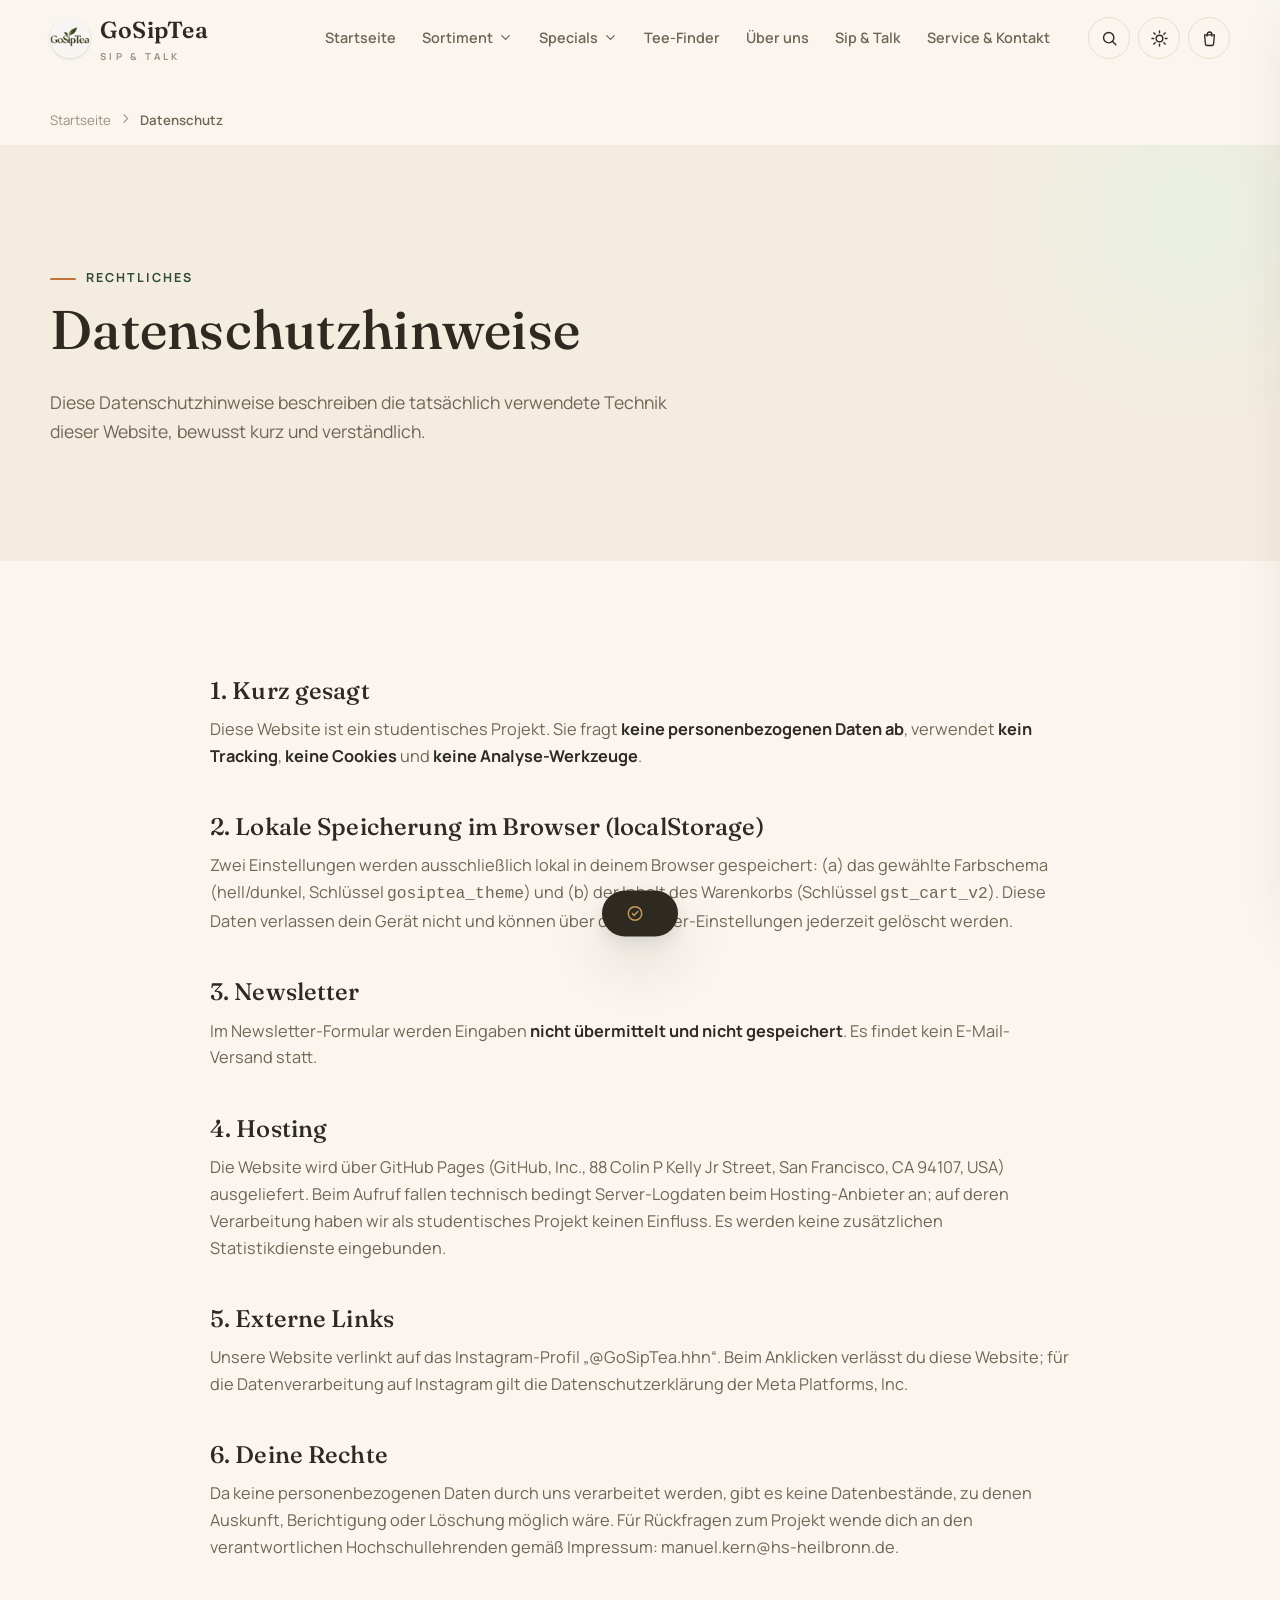
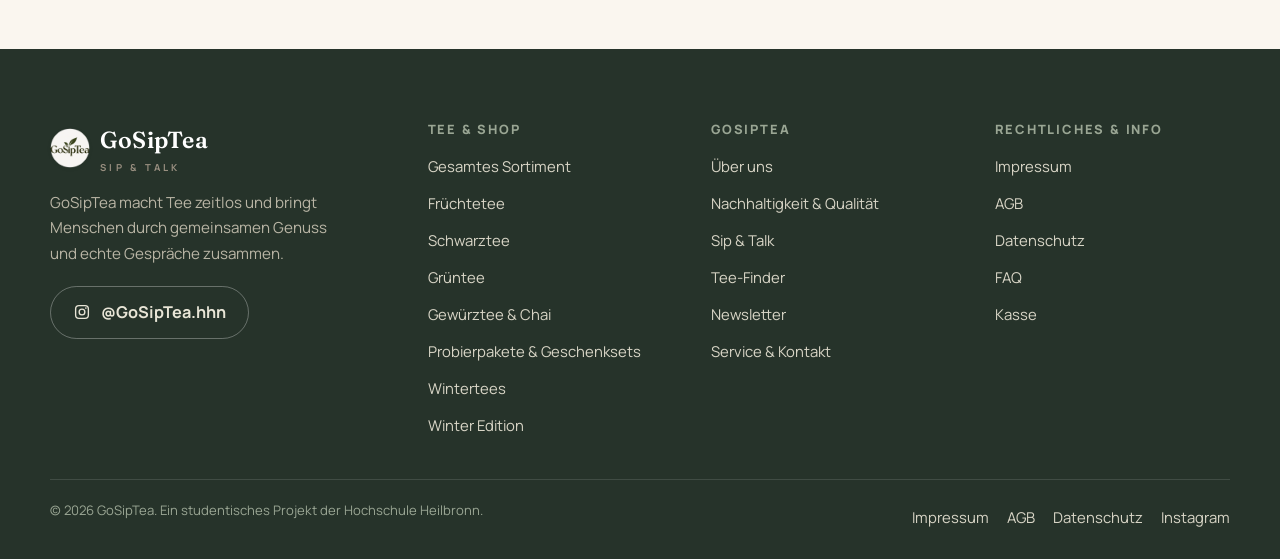
<file: datenschutz.html>
<!DOCTYPE html>
<html lang="de" data-theme="light">
<head>
<meta charset="UTF-8">
<meta name="viewport" content="width=device-width, initial-scale=1.0">
<title>Datenschutz | GoSipTea</title>
<meta name="description" content="Datenschutzhinweise von GoSipTea: keine Tracking-Cookies, keine Datenübertragung, nur lokale Browser-Speicherung von Farbschema und Warenkorb. Studentisches Projekt.">
<meta name="robots" content="index,follow">
<link rel="canonical" href="https://gamerio2904.github.io/GoSipTea/datenschutz.html">
<meta name="theme-color" content="#faf6ef">
<meta property="og:type" content="website">
<meta property="og:site_name" content="GoSipTea">
<meta property="og:title" content="Datenschutz | GoSipTea">
<meta property="og:description" content="Datenschutzhinweise von GoSipTea: keine Tracking-Cookies, keine Datenübertragung, nur lokale Browser-Speicherung von Farbschema und Warenkorb. Studentisches Projekt.">
<meta property="og:url" content="https://gamerio2904.github.io/GoSipTea/datenschutz.html">
<meta property="og:image" content="https://gamerio2904.github.io/GoSipTea/assets/img/og.jpg">
<meta property="og:locale" content="de_DE">
<meta name="twitter:card" content="summary_large_image">
<meta name="twitter:title" content="Datenschutz | GoSipTea">
<meta name="twitter:description" content="Datenschutzhinweise von GoSipTea: keine Tracking-Cookies, keine Datenübertragung, nur lokale Browser-Speicherung von Farbschema und Warenkorb. Studentisches Projekt.">
<meta name="twitter:image" content="https://gamerio2904.github.io/GoSipTea/assets/img/og.jpg">
<link rel="icon" href="assets/img/favicon.ico" sizes="any">
<link rel="icon" href="assets/img/favicon-192.png" type="image/png" sizes="192x192">
<link rel="apple-touch-icon" href="assets/img/apple-touch-icon.png">
<link rel="manifest" href="site.webmanifest">
<link rel="preconnect" href="https://fonts.googleapis.com">
<link rel="preconnect" href="https://fonts.gstatic.com" crossorigin>
<link href="https://fonts.googleapis.com/css2?family=Fraunces:ital,opsz,wght@0,9..144,300..700;1,9..144,300..700&amp;family=Manrope:wght@400..800&amp;display=swap" rel="stylesheet">
<link rel="stylesheet" href="css/styles.css?v=9">
<script type="application/ld+json">{"@context": "https://schema.org", "@type": "BreadcrumbList", "itemListElement": [{"@type": "ListItem", "position": 1, "name": "Startseite", "item": "https://gamerio2904.github.io/GoSipTea/index.html"}, {"@type": "ListItem", "position": 2, "name": "Datenschutz", "item": "https://gamerio2904.github.io/GoSipTea/datenschutz.html"}]}</script>
</head>
<body>
<a class="skip-link" href="#main">Zum Inhalt springen</a>
<header class="site-header"><div class="container header-inner"><a class="logo" href="index.html" aria-label="GoSipTea – Startseite"><img class="logo__mark" src="assets/img/logo.png?v=1" alt="GoSipTea Logo" width="40" height="40" loading="eager"><span>GoSipTea<small>Sip &amp; Talk</small></span></a><nav class="nav" aria-label="Hauptnavigation"><a href="index.html">Startseite</a><div class="nav__item nav__item--sub"><a href="sortiment.html" class="nav__parent" aria-haspopup="true" aria-expanded="false">Sortiment<svg class="chev" viewBox="0 0 24 24" fill="none" stroke="currentColor" stroke-width="2" stroke-linecap="round" stroke-linejoin="round" aria-hidden="true"><path d="M6 9l6 6 6-6"/></svg></a><ul class="nav__sub"><li><a href="sortiment.html">Alle Tees ansehen</a></li><li><a href="fruechtetee.html">Früchtetee entdecken</a></li><li><a href="schwarztee.html">Schwarztee entdecken</a></li><li><a href="sortiment.html?cat=kraeutertee">Kräutertee</a></li><li><a href="sortiment.html?cat=gruentee">Grüntee</a></li><li><a href="sortiment.html?cat=chai">Gewürztee &amp; Chai</a></li><li><a href="sortiment.html?cat=spezialitaeten">Tee-Spezialitäten</a></li><li><a href="sortiment.html?cat=specials">Wintertees</a></li><li><a href="sortiment.html?cat=sets">Probierpakete &amp; Geschenksets</a></li></ul></div><div class="nav__item nav__item--sub"><button type="button" class="nav__parent" aria-haspopup="true" aria-expanded="false">Specials<svg class="chev" viewBox="0 0 24 24" fill="none" stroke="currentColor" stroke-width="2" stroke-linecap="round" stroke-linejoin="round" aria-hidden="true"><path d="M6 9l6 6 6-6"/></svg></button><ul class="nav__sub"><li><a href="christmas/index.html">Winter Edition</a></li><li><a href="sortiment.html?cat=specials">Wintertees entdecken</a></li><li><a href="produkt.html?id=tee-adventskalender-2026">Tee-Adventskalender 2026</a></li><li><a href="produkt.html?id=festtags-probierpaket">Festtags-Probierpaket</a></li></ul></div><a href="index.html#tee-finder">Tee-Finder</a><a href="ueber-uns.html">Über uns</a><a href="sip-talk.html">Sip &amp; Talk</a><a href="service.html">Service &amp; Kontakt</a></nav><div class="header-actions"><div class="hdr-search" id="hdr-search"><button type="button" class="icon-btn" id="search-toggle" aria-expanded="false" aria-haspopup="true" aria-label="Suche öffnen"><svg viewBox="0 0 24 24" fill="none" stroke="currentColor" stroke-width="1.8" stroke-linecap="round" aria-hidden="true"><circle cx="11" cy="11" r="6.5"/><path d="M20 20l-4.2-4.2"/></svg></button><form class="search-form" action="sortiment.html" method="get" role="search"><label class="skip-link" for="hdr-q">Tee suchen</label><input id="hdr-q" type="search" name="q" placeholder="Tee suchen … z. B. Chai, Minze" autocomplete="off"><button type="submit" class="btn btn--primary btn--sm">Suchen</button></form></div><button type="button" class="icon-btn theme-toggle" id="theme-toggle" aria-label="Farbschema wechseln (hell/dunkel)" aria-checked="false" role="switch"><svg class="sun" viewBox="0 0 24 24" fill="none" stroke="currentColor" stroke-width="1.8" stroke-linecap="round" aria-hidden="true"><circle cx="12" cy="12" r="4.2"/><path d="M12 2.5v2.2M12 19.3v2.2M2.5 12h2.2M19.3 12h2.2M4.9 4.9l1.6 1.6M17.5 17.5l1.6 1.6M19.1 4.9l-1.6 1.6M6.5 17.5l-1.6 1.6"/></svg><svg class="moon" viewBox="0 0 24 24" fill="none" stroke="currentColor" stroke-width="1.8" stroke-linejoin="round" aria-hidden="true"><path d="M20.6 13.4A8.6 8.6 0 1 1 10.6 3.4a6.8 6.8 0 0 0 10 10z"/></svg></button><button type="button" class="icon-btn" id="cart-open" aria-label="Warenkorb öffnen"><svg viewBox="0 0 24 24" fill="none" stroke="currentColor" stroke-width="1.7" stroke-linejoin="round" aria-hidden="true"><path d="M5.8 7.5h12.4l-1.1 11.6a2 2 0 0 1-2 1.8H8.9a2 2 0 0 1-2-1.8L5.8 7.5z"/><path d="M9 9.5V6.8a3 3 0 0 1 6 0v2.7"/></svg><span class="icon-btn__badge" id="cart-count">0</span></button><button type="button" class="icon-btn burger" id="burger" aria-label="Menü öffnen" aria-expanded="false"><svg viewBox="0 0 24 24" fill="none" stroke="currentColor" stroke-width="2" stroke-linecap="round" aria-hidden="true"><path d="M4 7h16M4 12h16M4 17h10"/></svg></button></div></div></header><nav class="mobile-nav" id="mobile-nav" aria-label="Mobile Navigation"><button type="button" class="icon-btn mobile-nav__close" aria-label="Menü schließen"><svg viewBox="0 0 24 24" fill="none" stroke="currentColor" stroke-width="2" stroke-linecap="round" aria-hidden="true"><path d="M6 6l12 12M18 6L6 18"/></svg></button><form class="mobile-search" action="sortiment.html" method="get" role="search"><input type="search" name="q" placeholder="Tee suchen …" aria-label="Tee suchen"><button type="submit" class="btn btn--primary btn--sm">Suchen</button></form><ul><li><a href="index.html">Startseite</a></li><li><a href="index.html#tee-finder">Tee-Finder</a></li><li><a href="ueber-uns.html">Über uns</a></li><li><a href="nachhaltigkeit.html">Nachhaltigkeit</a></li><li><a href="sip-talk.html">Sip &amp; Talk</a></li><li><a href="service.html">Service &amp; Kontakt</a></li><li class="mnav-head">Sortiment</li><li><ul class="mnav-sub"><li><a href="sortiment.html">Alle Tees ansehen</a></li><li><a href="fruechtetee.html">Früchtetee entdecken</a></li><li><a href="schwarztee.html">Schwarztee entdecken</a></li><li><a href="sortiment.html?cat=kraeutertee">Kräutertee</a></li><li><a href="sortiment.html?cat=gruentee">Grüntee</a></li><li><a href="sortiment.html?cat=chai">Gewürztee &amp; Chai</a></li><li><a href="sortiment.html?cat=spezialitaeten">Tee-Spezialitäten</a></li><li><a href="sortiment.html?cat=specials">Wintertees</a></li><li><a href="sortiment.html?cat=sets">Probierpakete &amp; Geschenksets</a></li></ul></li><li class="mnav-head">Specials</li><li><ul class="mnav-sub"><li><a href="christmas/index.html">Winter Edition</a></li><li><a href="sortiment.html?cat=specials">Wintertees entdecken</a></li><li><a href="produkt.html?id=tee-adventskalender-2026">Tee-Adventskalender 2026</a></li><li><a href="produkt.html?id=festtags-probierpaket">Festtags-Probierpaket</a></li></ul></li></ul></nav>
<main id="main">
<nav class="container" aria-label="Brotkrumen"><ol class="breadcrumb" style="display:flex;gap:8px;list-style:none"><li><a href="index.html">Startseite</a></li><li aria-hidden="true"><svg viewBox="0 0 24 24" fill="none" stroke="currentColor" stroke-width="2" stroke-linecap="round" aria-hidden="true"><path d="M9 5l7 7-7 7"/></svg></li><li><span aria-current="page">Datenschutz</span></li></ol></nav><section class="page-hero"><div class="container"><p class="eyebrow">Rechtliches</p><h1>Datenschutzhinweise</h1><p class="lead">Diese Datenschutzhinweise beschreiben die tatsächlich verwendete Technik dieser Website, bewusst kurz und verständlich.</p></div></section><section class="section section--tight"><div class="container container--narrow legal"><h2>1. Kurz gesagt</h2><p>Diese Website ist ein studentisches Projekt. Sie fragt <strong>keine personenbezogenen Daten ab</strong>, verwendet <strong>kein Tracking</strong>, <strong>keine Cookies</strong> und <strong>keine Analyse-Werkzeuge</strong>.</p><h2>2. Lokale Speicherung im Browser (localStorage)</h2><p>Zwei Einstellungen werden ausschließlich lokal in deinem Browser gespeichert: (a) das gewählte Farbschema (hell/dunkel, Schlüssel <code>gosiptea_theme</code>) und (b) der Inhalt des Warenkorbs (Schlüssel <code>gst_cart_v2</code>). Diese Daten verlassen dein Gerät nicht und können über die Browser-Einstellungen jederzeit gelöscht werden.</p><h2>3. Newsletter</h2><p>Im Newsletter-Formular werden Eingaben <strong>nicht übermittelt und nicht gespeichert</strong>. Es findet kein E-Mail-Versand statt.</p><h2>4. Hosting</h2><p>Die Website wird über GitHub Pages (GitHub, Inc., 88 Colin P Kelly Jr Street, San Francisco, CA 94107, USA) ausgeliefert. Beim Aufruf fallen technisch bedingt Server-Logdaten beim Hosting-Anbieter an; auf deren Verarbeitung haben wir als studentisches Projekt keinen Einfluss. Es werden keine zusätzlichen Statistikdienste eingebunden.</p><h2>5. Externe Links</h2><p>Unsere Website verlinkt auf das Instagram-Profil „@GoSipTea.hhn“. Beim Anklicken verlässt du diese Website; für die Datenverarbeitung auf Instagram gilt die Datenschutzerklärung der Meta Platforms, Inc.</p><h2>6. Deine Rechte</h2><p>Da keine personenbezogenen Daten durch uns verarbeitet werden, gibt es keine Datenbestände, zu denen Auskunft, Berichtigung oder Löschung möglich wäre. Für Rückfragen zum Projekt wende dich an den verantwortlichen Hochschullehrenden gemäß Impressum: manuel.kern@hs-heilbronn.de.</p></div></section>
</main>
<footer class="footer"><div class="container"><div class="footer__grid"><div><a class="logo" href="index.html"><img class="logo__mark" src="assets/img/logo.png?v=1" alt="GoSipTea Logo" width="40" height="40" loading="eager"><span>GoSipTea<small>Sip &amp; Talk</small></span></a><p class="footer__claim">GoSipTea macht Tee zeitlos und bringt Menschen durch gemeinsamen Genuss und echte Gespräche zusammen.</p><a class="insta-handle" href="https://www.instagram.com/gosiptea.hhn" target="_blank" rel="noopener"><svg viewBox="0 0 24 24" fill="none" stroke="currentColor" stroke-width="1.8" stroke-linecap="round" aria-hidden="true"><rect x="3.5" y="3.5" width="17" height="17" rx="4.5"/><circle cx="12" cy="12" r="3.8"/><circle cx="17.2" cy="6.8" r="1.1" fill="currentColor" stroke="none"/></svg>@GoSipTea.hhn</a></div><div><h4>Tee &amp; Shop</h4><ul><li><a href="sortiment.html">Gesamtes Sortiment</a></li><li><a href="fruechtetee.html">Früchtetee</a></li><li><a href="schwarztee.html">Schwarztee</a></li><li><a href="sortiment.html?cat=gruentee">Grüntee</a></li><li><a href="sortiment.html?cat=chai">Gewürztee &amp; Chai</a></li><li><a href="sortiment.html?cat=sets">Probierpakete &amp; Geschenksets</a></li><li><a href="sortiment.html?cat=specials">Wintertees</a></li><li><a href="christmas/index.html">Winter Edition</a></li></ul></div><div><h4>GoSipTea</h4><ul><li><a href="ueber-uns.html">Über uns</a></li><li><a href="nachhaltigkeit.html">Nachhaltigkeit &amp; Qualität</a></li><li><a href="sip-talk.html">Sip &amp; Talk</a></li><li><a href="index.html#tee-finder">Tee-Finder</a></li><li><a href="index.html#newsletter">Newsletter</a></li><li><a href="service.html">Service &amp; Kontakt</a></li></ul></div><div><h4>Rechtliches &amp; Info</h4><ul><li><a href="impressum.html">Impressum</a></li><li><a href="agb.html">AGB</a></li><li><a href="datenschutz.html">Datenschutz</a></li><li><a href="service.html#faq">FAQ</a></li><li><a href="kasse.html">Kasse</a></li></ul></div></div><div class="footer__bottom"><p>© <span id="year">2026</span> GoSipTea. Ein studentisches Projekt der Hochschule Heilbronn.</p><ul><li><a href="impressum.html">Impressum</a></li><li><a href="agb.html">AGB</a></li><li><a href="datenschutz.html">Datenschutz</a></li><li><a href="https://www.instagram.com/gosiptea.hhn" target="_blank" rel="noopener">Instagram</a></li></ul></div></div></footer>
<div class="cart-overlay" id="cart-overlay"></div><aside class="cart-drawer" id="cart-drawer" aria-hidden="true" aria-label="Warenkorb"><div class="cart-drawer__head"><h2>Dein Warenkorb</h2><button type="button" class="icon-btn cart-drawer__close" aria-label="Warenkorb schließen"><svg viewBox="0 0 24 24" fill="none" stroke="currentColor" stroke-width="2" stroke-linecap="round" aria-hidden="true"><path d="M6 6l12 12M18 6L6 18"/></svg></button></div><div class="cart-drawer__body" id="cart-lines"></div><div class="cart-drawer__foot"><div class="cart-sum"><span>Zwischensumme</span><b id="cart-subtotal">0 €</b></div><p class="cart-note" id="cart-shipping-note">Versand: kostenlos ab 30 €.</p><div class="cart-sum"><span>Gesamt</span><b id="cart-total" style="font-family:var(--font-display);font-size:1.25rem;font-weight:600">0 €</b></div><button type="button" class="btn btn--primary btn--block" id="cart-checkout">Zur Kasse</button></div></aside><button type="button" class="to-top" id="to-top" aria-label="Nach oben scrollen"><svg viewBox="0 0 24 24" fill="none" stroke="currentColor" stroke-width="2.2" stroke-linecap="round" stroke-linejoin="round" aria-hidden="true"><path d="M12 19V5M6 11l6-6 6 6"/></svg></button><div class="toast" id="toast" role="status" aria-live="polite"><svg viewBox="0 0 24 24" fill="none" stroke="currentColor" stroke-width="2" stroke-linecap="round" stroke-linejoin="round" aria-hidden="true"><circle cx="12" cy="12" r="9"/><path d="M8.5 12.2l2.4 2.4 4.8-5"/></svg><span></span></div>
<script src="js/products.js?v=9" defer></script>
<script src="js/main.js?v=9" defer></script>
<script src="js/cart.js?v=9" defer></script>
<script src="js/shop.js?v=9" defer></script>
<script src="js/tea-finder.js?v=9" defer></script>
</body>
</html>
</file>
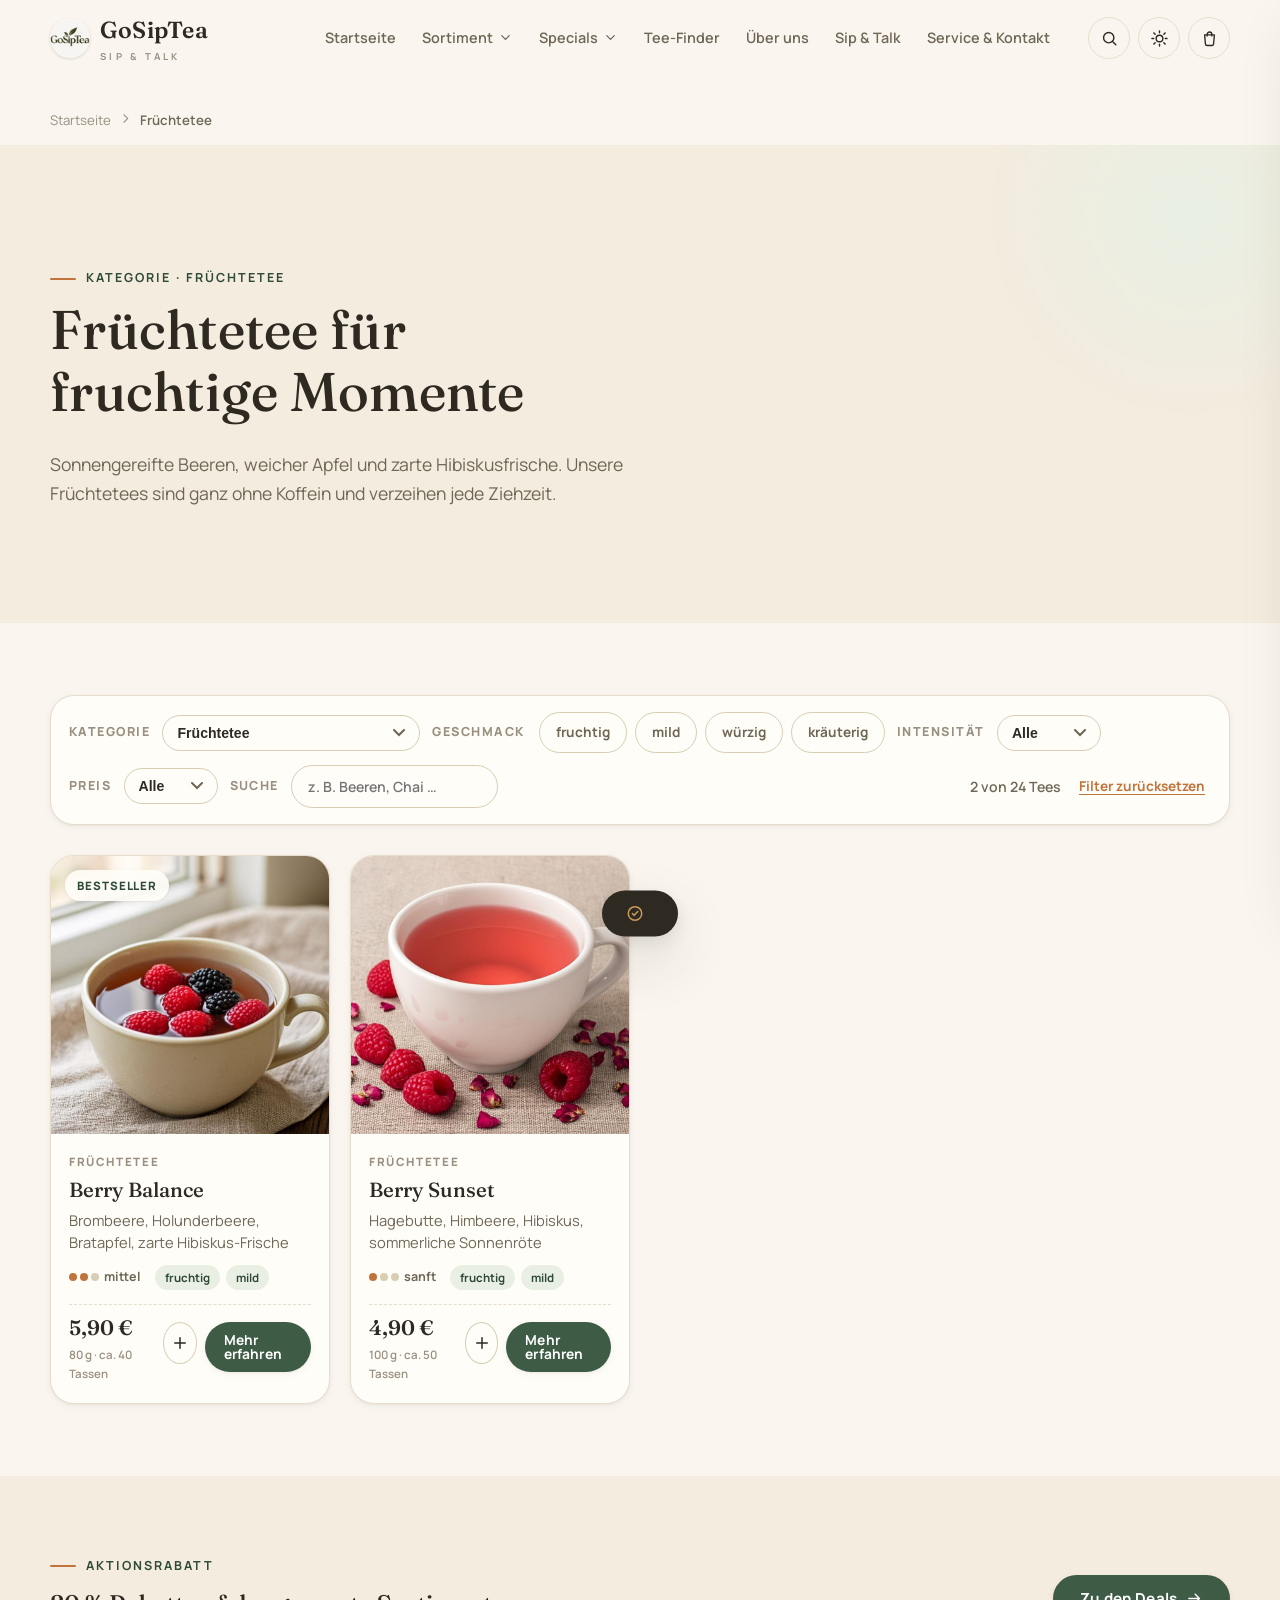
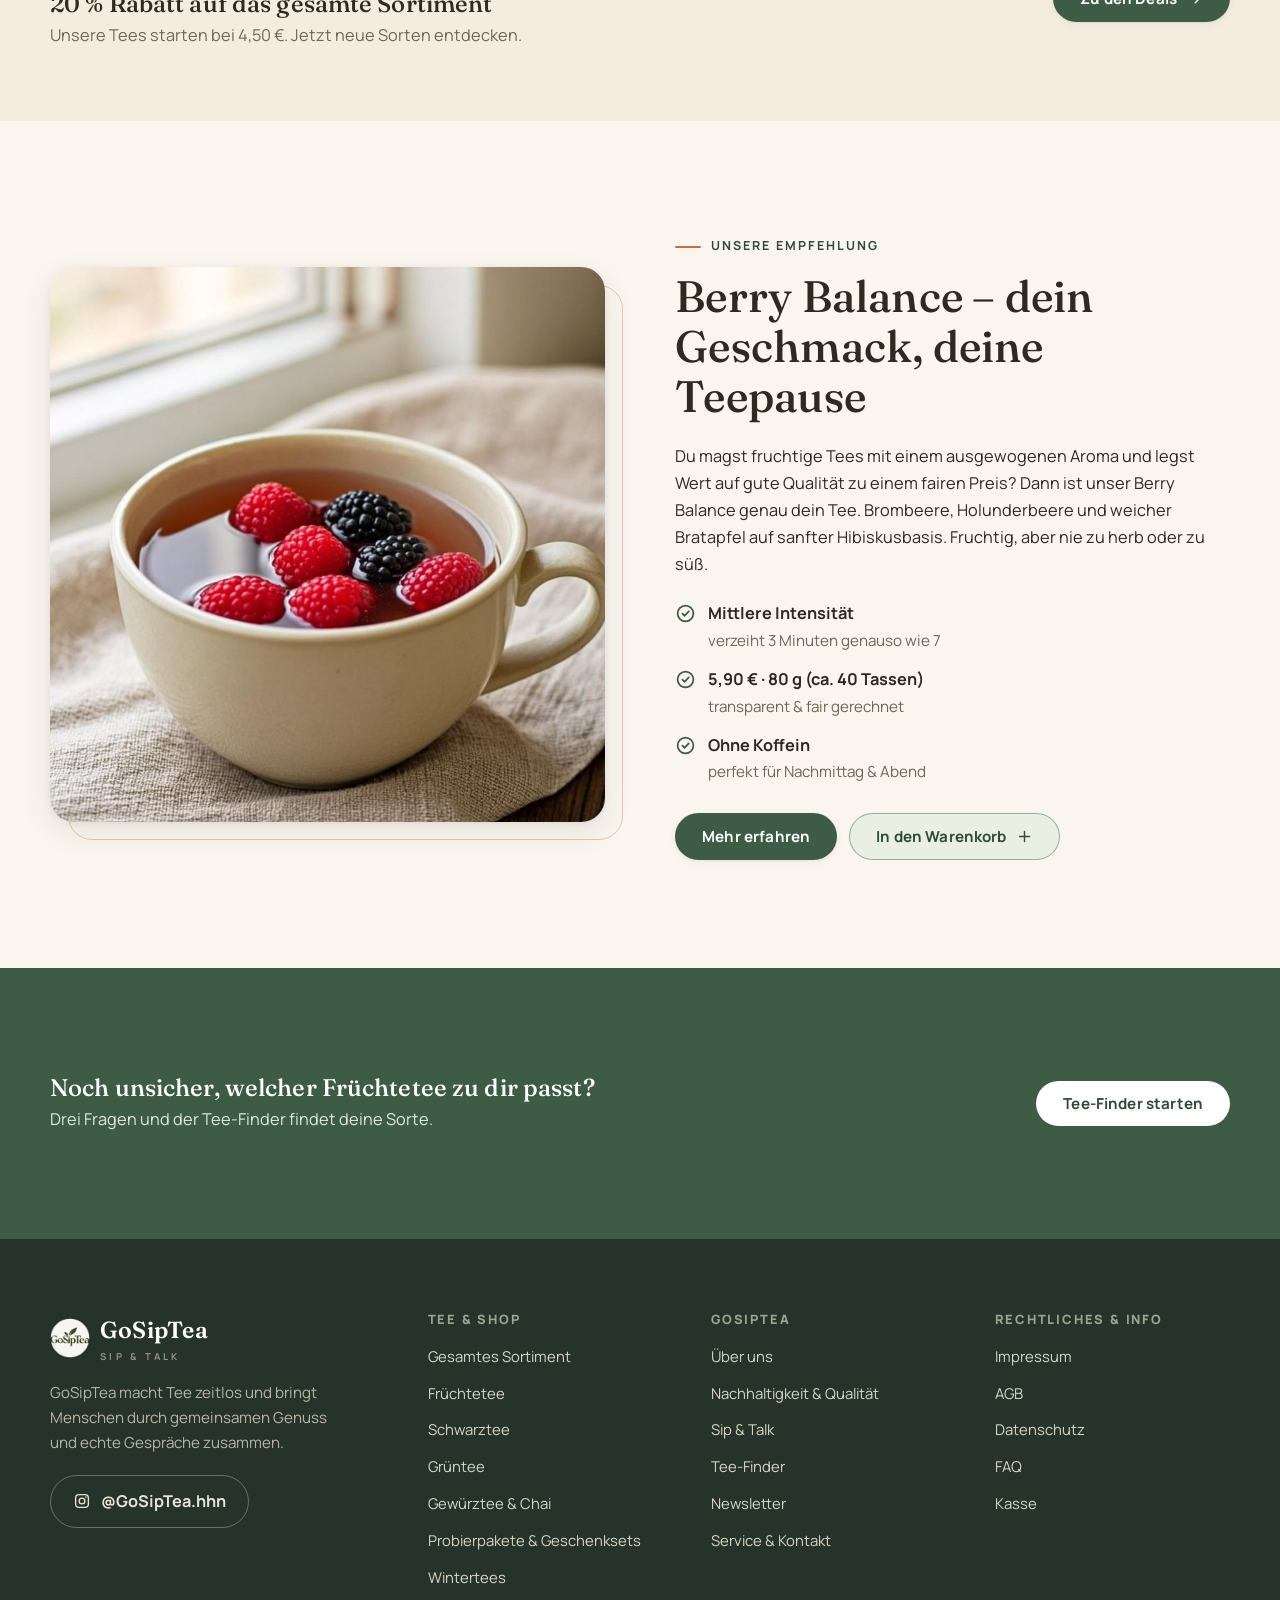
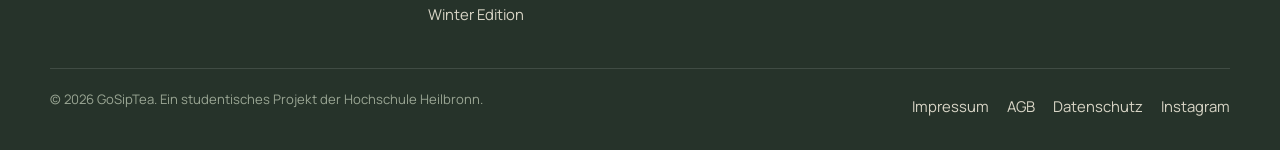
<file: fruechtetee.html>
<!DOCTYPE html>
<html lang="de" data-theme="light">
<head>
<meta charset="UTF-8">
<meta name="viewport" content="width=device-width, initial-scale=1.0">
<title>Früchtetee online entdecken – fruchtige Tees ohne Koffein | GoSipTea</title>
<meta name="description" content="Fruchtige Früchtetees von GoSipTea: Berry Balance & Co. – sanft, ohne Koffein, faires Preis-Leistungs-Verhältnis. Jetzt Tee-Finder nutzen und passende Sorte finden.">
<meta name="robots" content="index,follow">
<link rel="canonical" href="https://gamerio2904.github.io/GoSipTea/fruechtetee.html">
<meta name="theme-color" content="#faf6ef">
<meta property="og:type" content="website">
<meta property="og:site_name" content="GoSipTea">
<meta property="og:title" content="Früchtetee online entdecken – fruchtige Tees ohne Koffein | GoSipTea">
<meta property="og:description" content="Fruchtige Früchtetees von GoSipTea: Berry Balance & Co. – sanft, ohne Koffein, faires Preis-Leistungs-Verhältnis. Jetzt Tee-Finder nutzen und passende Sorte finden.">
<meta property="og:url" content="https://gamerio2904.github.io/GoSipTea/fruechtetee.html">
<meta property="og:image" content="https://gamerio2904.github.io/GoSipTea/assets/img/og.jpg">
<meta property="og:locale" content="de_DE">
<meta name="twitter:card" content="summary_large_image">
<meta name="twitter:title" content="Früchtetee online entdecken – fruchtige Tees ohne Koffein | GoSipTea">
<meta name="twitter:description" content="Fruchtige Früchtetees von GoSipTea: Berry Balance & Co. – sanft, ohne Koffein, faires Preis-Leistungs-Verhältnis. Jetzt Tee-Finder nutzen und passende Sorte finden.">
<meta name="twitter:image" content="https://gamerio2904.github.io/GoSipTea/assets/img/og.jpg">
<link rel="icon" href="assets/img/favicon.ico" sizes="any">
<link rel="icon" href="assets/img/favicon-192.png" type="image/png" sizes="192x192">
<link rel="apple-touch-icon" href="assets/img/apple-touch-icon.png">
<link rel="manifest" href="site.webmanifest">
<link rel="preconnect" href="https://fonts.googleapis.com">
<link rel="preconnect" href="https://fonts.gstatic.com" crossorigin>
<link href="https://fonts.googleapis.com/css2?family=Fraunces:ital,opsz,wght@0,9..144,300..700;1,9..144,300..700&amp;family=Manrope:wght@400..800&amp;display=swap" rel="stylesheet">
<link rel="stylesheet" href="css/styles.css?v=9">
<script type="application/ld+json">{"@context": "https://schema.org", "@type": "ItemList", "name": "Früchtetee von GoSipTea", "itemListElement": [{"@type": "ListItem", "position": 1, "name": "Berry Balance", "url": "https://gamerio2904.github.io/GoSipTea/produkt.html?id=berry-balance"}, {"@type": "ListItem", "position": 2, "name": "Berry Sunset", "url": "https://gamerio2904.github.io/GoSipTea/produkt.html?id=berry-sunset"}]}</script>
</head>
<body>
<a class="skip-link" href="#main">Zum Inhalt springen</a>
<header class="site-header"><div class="container header-inner"><a class="logo" href="index.html" aria-label="GoSipTea – Startseite"><img class="logo__mark" src="assets/img/logo.png?v=1" alt="GoSipTea Logo" width="40" height="40" loading="eager"><span>GoSipTea<small>Sip &amp; Talk</small></span></a><nav class="nav" aria-label="Hauptnavigation"><a href="index.html">Startseite</a><div class="nav__item nav__item--sub"><a href="sortiment.html" class="nav__parent" aria-haspopup="true" aria-expanded="false">Sortiment<svg class="chev" viewBox="0 0 24 24" fill="none" stroke="currentColor" stroke-width="2" stroke-linecap="round" stroke-linejoin="round" aria-hidden="true"><path d="M6 9l6 6 6-6"/></svg></a><ul class="nav__sub"><li><a href="sortiment.html">Alle Tees ansehen</a></li><li><a href="fruechtetee.html">Früchtetee entdecken</a></li><li><a href="schwarztee.html">Schwarztee entdecken</a></li><li><a href="sortiment.html?cat=kraeutertee">Kräutertee</a></li><li><a href="sortiment.html?cat=gruentee">Grüntee</a></li><li><a href="sortiment.html?cat=chai">Gewürztee &amp; Chai</a></li><li><a href="sortiment.html?cat=spezialitaeten">Tee-Spezialitäten</a></li><li><a href="sortiment.html?cat=specials">Wintertees</a></li><li><a href="sortiment.html?cat=sets">Probierpakete &amp; Geschenksets</a></li></ul></div><div class="nav__item nav__item--sub"><button type="button" class="nav__parent" aria-haspopup="true" aria-expanded="false">Specials<svg class="chev" viewBox="0 0 24 24" fill="none" stroke="currentColor" stroke-width="2" stroke-linecap="round" stroke-linejoin="round" aria-hidden="true"><path d="M6 9l6 6 6-6"/></svg></button><ul class="nav__sub"><li><a href="christmas/index.html">Winter Edition</a></li><li><a href="sortiment.html?cat=specials">Wintertees entdecken</a></li><li><a href="produkt.html?id=tee-adventskalender-2026">Tee-Adventskalender 2026</a></li><li><a href="produkt.html?id=festtags-probierpaket">Festtags-Probierpaket</a></li></ul></div><a href="index.html#tee-finder">Tee-Finder</a><a href="ueber-uns.html">Über uns</a><a href="sip-talk.html">Sip &amp; Talk</a><a href="service.html">Service &amp; Kontakt</a></nav><div class="header-actions"><div class="hdr-search" id="hdr-search"><button type="button" class="icon-btn" id="search-toggle" aria-expanded="false" aria-haspopup="true" aria-label="Suche öffnen"><svg viewBox="0 0 24 24" fill="none" stroke="currentColor" stroke-width="1.8" stroke-linecap="round" aria-hidden="true"><circle cx="11" cy="11" r="6.5"/><path d="M20 20l-4.2-4.2"/></svg></button><form class="search-form" action="sortiment.html" method="get" role="search"><label class="skip-link" for="hdr-q">Tee suchen</label><input id="hdr-q" type="search" name="q" placeholder="Tee suchen … z. B. Chai, Minze" autocomplete="off"><button type="submit" class="btn btn--primary btn--sm">Suchen</button></form></div><button type="button" class="icon-btn theme-toggle" id="theme-toggle" aria-label="Farbschema wechseln (hell/dunkel)" aria-checked="false" role="switch"><svg class="sun" viewBox="0 0 24 24" fill="none" stroke="currentColor" stroke-width="1.8" stroke-linecap="round" aria-hidden="true"><circle cx="12" cy="12" r="4.2"/><path d="M12 2.5v2.2M12 19.3v2.2M2.5 12h2.2M19.3 12h2.2M4.9 4.9l1.6 1.6M17.5 17.5l1.6 1.6M19.1 4.9l-1.6 1.6M6.5 17.5l-1.6 1.6"/></svg><svg class="moon" viewBox="0 0 24 24" fill="none" stroke="currentColor" stroke-width="1.8" stroke-linejoin="round" aria-hidden="true"><path d="M20.6 13.4A8.6 8.6 0 1 1 10.6 3.4a6.8 6.8 0 0 0 10 10z"/></svg></button><button type="button" class="icon-btn" id="cart-open" aria-label="Warenkorb öffnen"><svg viewBox="0 0 24 24" fill="none" stroke="currentColor" stroke-width="1.7" stroke-linejoin="round" aria-hidden="true"><path d="M5.8 7.5h12.4l-1.1 11.6a2 2 0 0 1-2 1.8H8.9a2 2 0 0 1-2-1.8L5.8 7.5z"/><path d="M9 9.5V6.8a3 3 0 0 1 6 0v2.7"/></svg><span class="icon-btn__badge" id="cart-count">0</span></button><button type="button" class="icon-btn burger" id="burger" aria-label="Menü öffnen" aria-expanded="false"><svg viewBox="0 0 24 24" fill="none" stroke="currentColor" stroke-width="2" stroke-linecap="round" aria-hidden="true"><path d="M4 7h16M4 12h16M4 17h10"/></svg></button></div></div></header><nav class="mobile-nav" id="mobile-nav" aria-label="Mobile Navigation"><button type="button" class="icon-btn mobile-nav__close" aria-label="Menü schließen"><svg viewBox="0 0 24 24" fill="none" stroke="currentColor" stroke-width="2" stroke-linecap="round" aria-hidden="true"><path d="M6 6l12 12M18 6L6 18"/></svg></button><form class="mobile-search" action="sortiment.html" method="get" role="search"><input type="search" name="q" placeholder="Tee suchen …" aria-label="Tee suchen"><button type="submit" class="btn btn--primary btn--sm">Suchen</button></form><ul><li><a href="index.html">Startseite</a></li><li><a href="index.html#tee-finder">Tee-Finder</a></li><li><a href="ueber-uns.html">Über uns</a></li><li><a href="nachhaltigkeit.html">Nachhaltigkeit</a></li><li><a href="sip-talk.html">Sip &amp; Talk</a></li><li><a href="service.html">Service &amp; Kontakt</a></li><li class="mnav-head">Sortiment</li><li><ul class="mnav-sub"><li><a href="sortiment.html">Alle Tees ansehen</a></li><li><a href="fruechtetee.html">Früchtetee entdecken</a></li><li><a href="schwarztee.html">Schwarztee entdecken</a></li><li><a href="sortiment.html?cat=kraeutertee">Kräutertee</a></li><li><a href="sortiment.html?cat=gruentee">Grüntee</a></li><li><a href="sortiment.html?cat=chai">Gewürztee &amp; Chai</a></li><li><a href="sortiment.html?cat=spezialitaeten">Tee-Spezialitäten</a></li><li><a href="sortiment.html?cat=specials">Wintertees</a></li><li><a href="sortiment.html?cat=sets">Probierpakete &amp; Geschenksets</a></li></ul></li><li class="mnav-head">Specials</li><li><ul class="mnav-sub"><li><a href="christmas/index.html">Winter Edition</a></li><li><a href="sortiment.html?cat=specials">Wintertees entdecken</a></li><li><a href="produkt.html?id=tee-adventskalender-2026">Tee-Adventskalender 2026</a></li><li><a href="produkt.html?id=festtags-probierpaket">Festtags-Probierpaket</a></li></ul></li></ul></nav>
<main id="main">
<script>window.GST_PRESET_CAT = "fruechtetee";</script><nav class="container" aria-label="Brotkrumen"><ol class="breadcrumb" style="display:flex;gap:8px;list-style:none"><li><a href="index.html">Startseite</a></li><li aria-hidden="true"><svg viewBox="0 0 24 24" fill="none" stroke="currentColor" stroke-width="2" stroke-linecap="round" aria-hidden="true"><path d="M9 5l7 7-7 7"/></svg></li><li><span aria-current="page">Früchtetee</span></li></ol></nav><section class="page-hero"><div class="container"><p class="eyebrow">Kategorie · Früchtetee</p><h1>Früchtetee für fruchtige Momente</h1><p class="lead">Sonnengereifte Beeren, weicher Apfel und zarte Hibiskusfrische. Unsere Früchtetees sind ganz ohne Koffein und verzeihen jede Ziehzeit.</p></div></section><section class="section section--tight"><div class="container"><div class="filterbar" id="filterbar"><div class="filterbar__group"><label class="filterbar__label" for="filter-cat">Kategorie</label><select id="filter-cat" aria-label="Nach Kategorie filtern"><option value="">Alle Kategorien</option><option value="fruechtetee">Früchtetee</option><option value="kraeutertee">Kräutertee</option><option value="schwarztee">Schwarztee</option><option value="gruentee">Grüntee</option><option value="chai">Gewürztee & Chai</option><option value="spezialitaeten">Tee-Spezialitäten</option><option value="specials">Specials</option><option value="sets">Probierpakete & Geschenksets</option><option value="teebomben">TeeBomben</option></select></div><span class="filterbar__label">Geschmack</span><div class="chip-row"><button type="button" class="chip" data-kind="taste" data-val="fruchtig">fruchtig</button><button type="button" class="chip" data-kind="taste" data-val="mild">mild</button><button type="button" class="chip" data-kind="taste" data-val="würzig">würzig</button><button type="button" class="chip" data-kind="taste" data-val="kräuterig">kräuterig</button></div><div class="filterbar__group"><span class="filterbar__label">Intensität</span><select id="filter-intensity" aria-label="Nach Geschmacksintensität filtern"><option value="">Alle</option><option value="1">Sanft</option><option value="2">Mittel</option><option value="3">Intensiv</option></select></div><div class="filterbar__group"><span class="filterbar__label">Preis</span><select id="filter-price" aria-label="Nach Preis filtern"><option value="">Alle</option><option value="a">bis 6 €</option><option value="b">6–9 €</option><option value="c">ab 9 €</option></select></div><div class="filterbar__group"><label class="filterbar__label" for="filter-search">Suche</label><input id="filter-search" type="search" placeholder="z. B. Beeren, Chai …" style="padding:9px 16px;border-radius:999px;border:1.5px solid var(--line-strong);background:transparent;color:var(--ink);font:inherit;font-weight:600;font-size:.88rem"></div><span class="filter-count" id="filter-count"></span><button type="button" class="filter-reset" id="filter-reset">Filter zurücksetzen</button></div><div class="p-grid" id="sortiment-grid"></div><div class="no-results" id="no-results" hidden><h3>Kein Tee gefunden</h3><p>Für diese Kombination haben wir aktuell keinen Tee. Probier es mit weniger Filtern oder lass den Tee-Finder für dich suchen.</p><a class="btn btn--primary btn--sm" href="index.html#tee-finder">Tee-Finder öffnen</a></div></div></section><section class="section--tight" style="background:var(--bg-alt)"><div class="container" style="display:flex;flex-wrap:wrap;align-items:center;justify-content:space-between;gap:16px"><div><p class="eyebrow">Aktionsrabatt</p><h2 style="font-size:1.5rem;margin-bottom:4px">20 % Rabatt auf das gesamte Sortiment</h2><p style="color:var(--ink-soft);margin:0">Unsere Tees starten bei 4,50 €. Jetzt neue Sorten entdecken.</p></div><a class="btn btn--primary" href="index.html#deals">Zu den Deals <svg viewBox="0 0 24 24" fill="none" stroke="currentColor" stroke-width="2" stroke-linecap="round" stroke-linejoin="round" aria-hidden="true"><path d="M4 12h15M13 6l6 6-6 6"/></svg></a></div></section><section class="section"><div class="container split"><div class="split__media reveal"><div class="split__media-frame"><img src="assets/img/teas/berry-balance.jpg" alt="Berry Balance – fruchtiger Beerentee von GoSipTea" loading="lazy"></div></div><div class="reveal reveal-d1"><p class="eyebrow">Unsere Empfehlung</p><h2 class="sec-title">Berry Balance – dein Geschmack, deine Teepause</h2><p>Du magst fruchtige Tees mit einem ausgewogenen Aroma und legst Wert auf gute Qualität zu einem fairen Preis? Dann ist unser Berry Balance genau dein Tee. Brombeere, Holunderbeere und weicher Bratapfel auf sanfter Hibiskusbasis. Fruchtig, aber nie zu herb oder zu süß.</p><ul class="checklist"><li><svg viewBox="0 0 24 24" fill="none" stroke="currentColor" stroke-width="2" stroke-linecap="round" stroke-linejoin="round" aria-hidden="true"><circle cx="12" cy="12" r="9"/><path d="M8.5 12.2l2.4 2.4 4.8-5"/></svg><div><b>Mittlere Intensität</b><span>verzeiht 3 Minuten genauso wie 7</span></div></li><li><svg viewBox="0 0 24 24" fill="none" stroke="currentColor" stroke-width="2" stroke-linecap="round" stroke-linejoin="round" aria-hidden="true"><circle cx="12" cy="12" r="9"/><path d="M8.5 12.2l2.4 2.4 4.8-5"/></svg><div><b>5,90 € · 80 g (ca. 40 Tassen)</b><span>transparent &amp; fair gerechnet</span></div></li><li><svg viewBox="0 0 24 24" fill="none" stroke="currentColor" stroke-width="2" stroke-linecap="round" stroke-linejoin="round" aria-hidden="true"><circle cx="12" cy="12" r="9"/><path d="M8.5 12.2l2.4 2.4 4.8-5"/></svg><div><b>Ohne Koffein</b><span>perfekt für Nachmittag &amp; Abend</span></div></li></ul><div style="display:flex;gap:12px;flex-wrap:wrap"><a class="btn btn--primary" href="produkt.html?id=berry-balance">Mehr erfahren</a><button type="button" class="btn btn--ghost" data-add="berry-balance">In den Warenkorb <svg viewBox="0 0 24 24" fill="none" stroke="currentColor" stroke-width="2" stroke-linecap="round" aria-hidden="true"><path d="M12 5v14M5 12h14"/></svg></button></div></div></div></section><section class="section--tight" style="background:var(--brand);color:#fff"><div class="container" style="display:flex;flex-wrap:wrap;align-items:center;justify-content:space-between;gap:16px;padding:34px 0"><div><h2 style="color:#fff;font-size:1.5rem;margin-bottom:4px">Noch unsicher, welcher Früchtetee zu dir passt?</h2><p style="color:rgba(255,255,255,.85);margin:0">Drei Fragen und der Tee-Finder findet deine Sorte.</p></div><a class="btn btn--light" href="index.html#tee-finder">Tee-Finder starten</a></div></section>
</main>
<footer class="footer"><div class="container"><div class="footer__grid"><div><a class="logo" href="index.html"><img class="logo__mark" src="assets/img/logo.png?v=1" alt="GoSipTea Logo" width="40" height="40" loading="eager"><span>GoSipTea<small>Sip &amp; Talk</small></span></a><p class="footer__claim">GoSipTea macht Tee zeitlos und bringt Menschen durch gemeinsamen Genuss und echte Gespräche zusammen.</p><a class="insta-handle" href="https://www.instagram.com/gosiptea.hhn" target="_blank" rel="noopener"><svg viewBox="0 0 24 24" fill="none" stroke="currentColor" stroke-width="1.8" stroke-linecap="round" aria-hidden="true"><rect x="3.5" y="3.5" width="17" height="17" rx="4.5"/><circle cx="12" cy="12" r="3.8"/><circle cx="17.2" cy="6.8" r="1.1" fill="currentColor" stroke="none"/></svg>@GoSipTea.hhn</a></div><div><h4>Tee &amp; Shop</h4><ul><li><a href="sortiment.html">Gesamtes Sortiment</a></li><li><a href="fruechtetee.html">Früchtetee</a></li><li><a href="schwarztee.html">Schwarztee</a></li><li><a href="sortiment.html?cat=gruentee">Grüntee</a></li><li><a href="sortiment.html?cat=chai">Gewürztee &amp; Chai</a></li><li><a href="sortiment.html?cat=sets">Probierpakete &amp; Geschenksets</a></li><li><a href="sortiment.html?cat=specials">Wintertees</a></li><li><a href="christmas/index.html">Winter Edition</a></li></ul></div><div><h4>GoSipTea</h4><ul><li><a href="ueber-uns.html">Über uns</a></li><li><a href="nachhaltigkeit.html">Nachhaltigkeit &amp; Qualität</a></li><li><a href="sip-talk.html">Sip &amp; Talk</a></li><li><a href="index.html#tee-finder">Tee-Finder</a></li><li><a href="index.html#newsletter">Newsletter</a></li><li><a href="service.html">Service &amp; Kontakt</a></li></ul></div><div><h4>Rechtliches &amp; Info</h4><ul><li><a href="impressum.html">Impressum</a></li><li><a href="agb.html">AGB</a></li><li><a href="datenschutz.html">Datenschutz</a></li><li><a href="service.html#faq">FAQ</a></li><li><a href="kasse.html">Kasse</a></li></ul></div></div><div class="footer__bottom"><p>© <span id="year">2026</span> GoSipTea. Ein studentisches Projekt der Hochschule Heilbronn.</p><ul><li><a href="impressum.html">Impressum</a></li><li><a href="agb.html">AGB</a></li><li><a href="datenschutz.html">Datenschutz</a></li><li><a href="https://www.instagram.com/gosiptea.hhn" target="_blank" rel="noopener">Instagram</a></li></ul></div></div></footer>
<div class="cart-overlay" id="cart-overlay"></div><aside class="cart-drawer" id="cart-drawer" aria-hidden="true" aria-label="Warenkorb"><div class="cart-drawer__head"><h2>Dein Warenkorb</h2><button type="button" class="icon-btn cart-drawer__close" aria-label="Warenkorb schließen"><svg viewBox="0 0 24 24" fill="none" stroke="currentColor" stroke-width="2" stroke-linecap="round" aria-hidden="true"><path d="M6 6l12 12M18 6L6 18"/></svg></button></div><div class="cart-drawer__body" id="cart-lines"></div><div class="cart-drawer__foot"><div class="cart-sum"><span>Zwischensumme</span><b id="cart-subtotal">0 €</b></div><p class="cart-note" id="cart-shipping-note">Versand: kostenlos ab 30 €.</p><div class="cart-sum"><span>Gesamt</span><b id="cart-total" style="font-family:var(--font-display);font-size:1.25rem;font-weight:600">0 €</b></div><button type="button" class="btn btn--primary btn--block" id="cart-checkout">Zur Kasse</button></div></aside><button type="button" class="to-top" id="to-top" aria-label="Nach oben scrollen"><svg viewBox="0 0 24 24" fill="none" stroke="currentColor" stroke-width="2.2" stroke-linecap="round" stroke-linejoin="round" aria-hidden="true"><path d="M12 19V5M6 11l6-6 6 6"/></svg></button><div class="toast" id="toast" role="status" aria-live="polite"><svg viewBox="0 0 24 24" fill="none" stroke="currentColor" stroke-width="2" stroke-linecap="round" stroke-linejoin="round" aria-hidden="true"><circle cx="12" cy="12" r="9"/><path d="M8.5 12.2l2.4 2.4 4.8-5"/></svg><span></span></div>
<script src="js/products.js?v=9" defer></script>
<script src="js/main.js?v=9" defer></script>
<script src="js/cart.js?v=9" defer></script>
<script src="js/shop.js?v=9" defer></script>
<script src="js/tea-finder.js?v=9" defer></script>
</body>
</html>
</file>
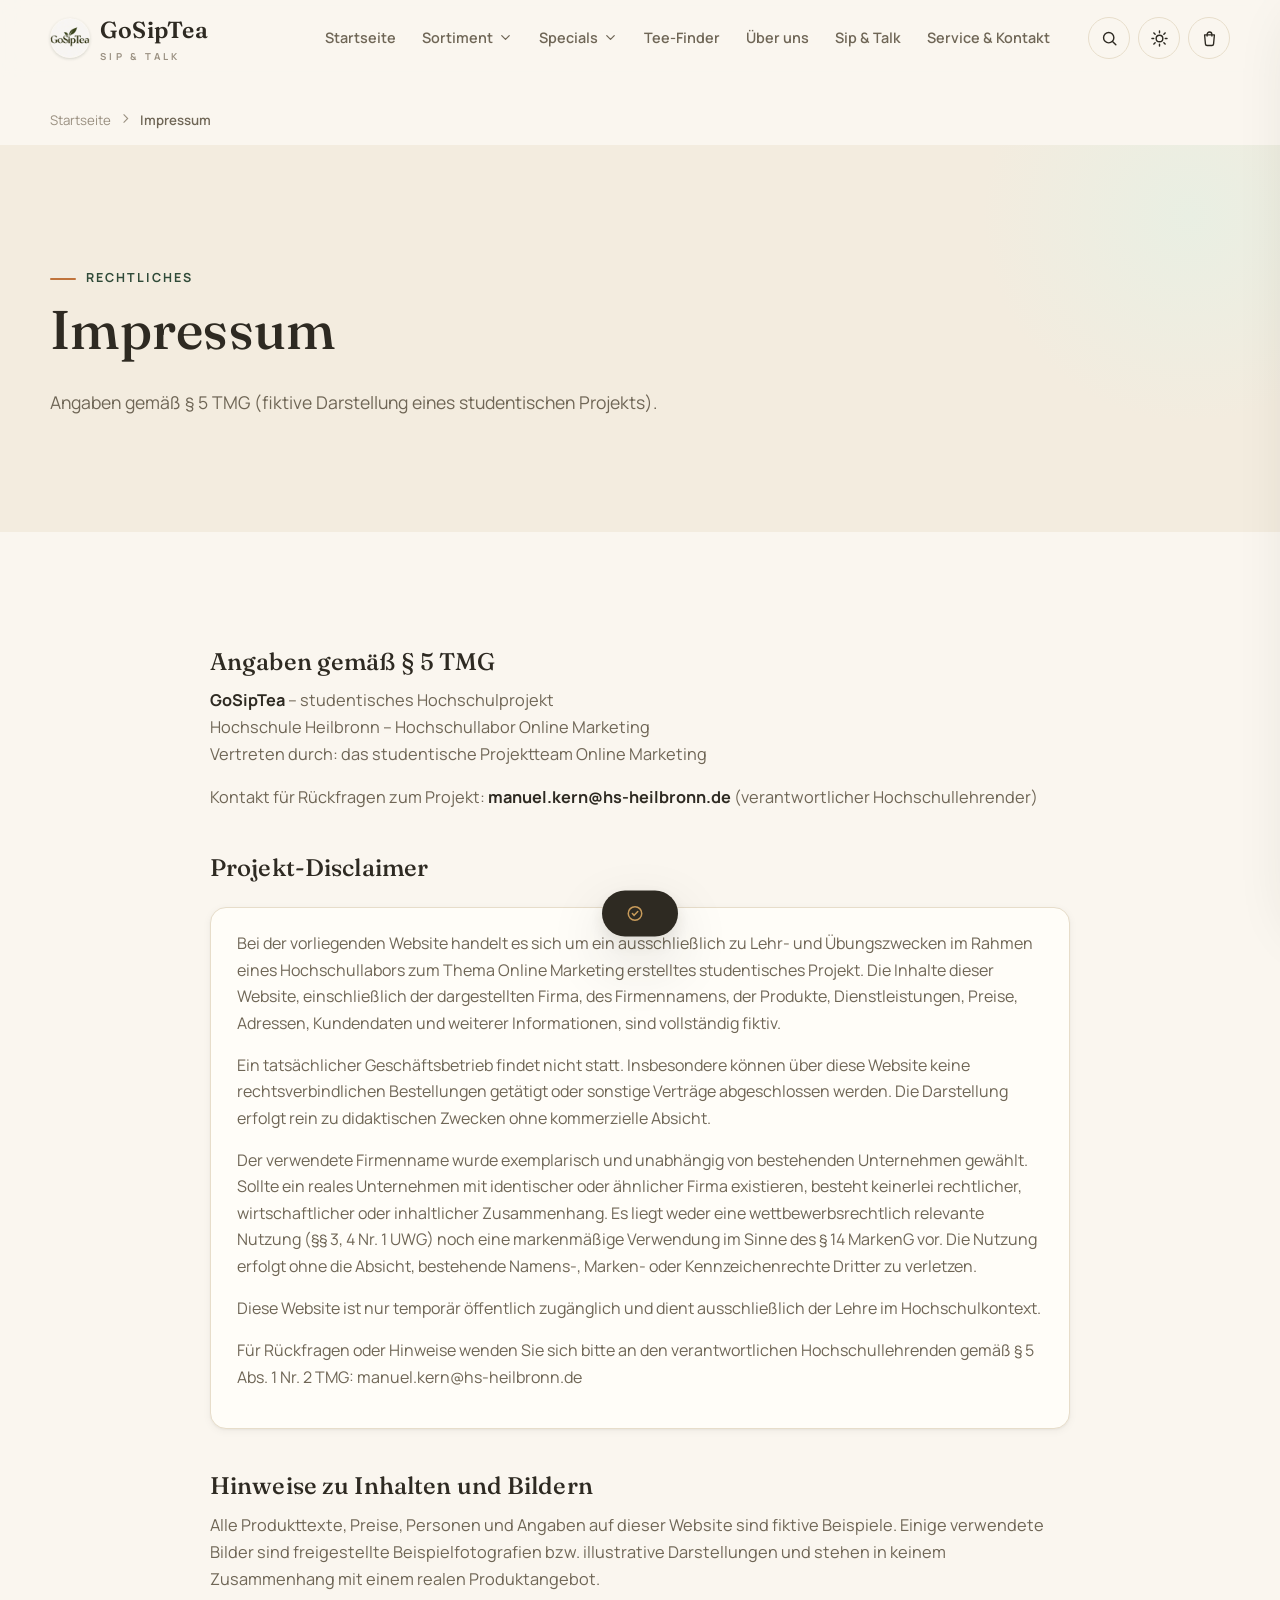
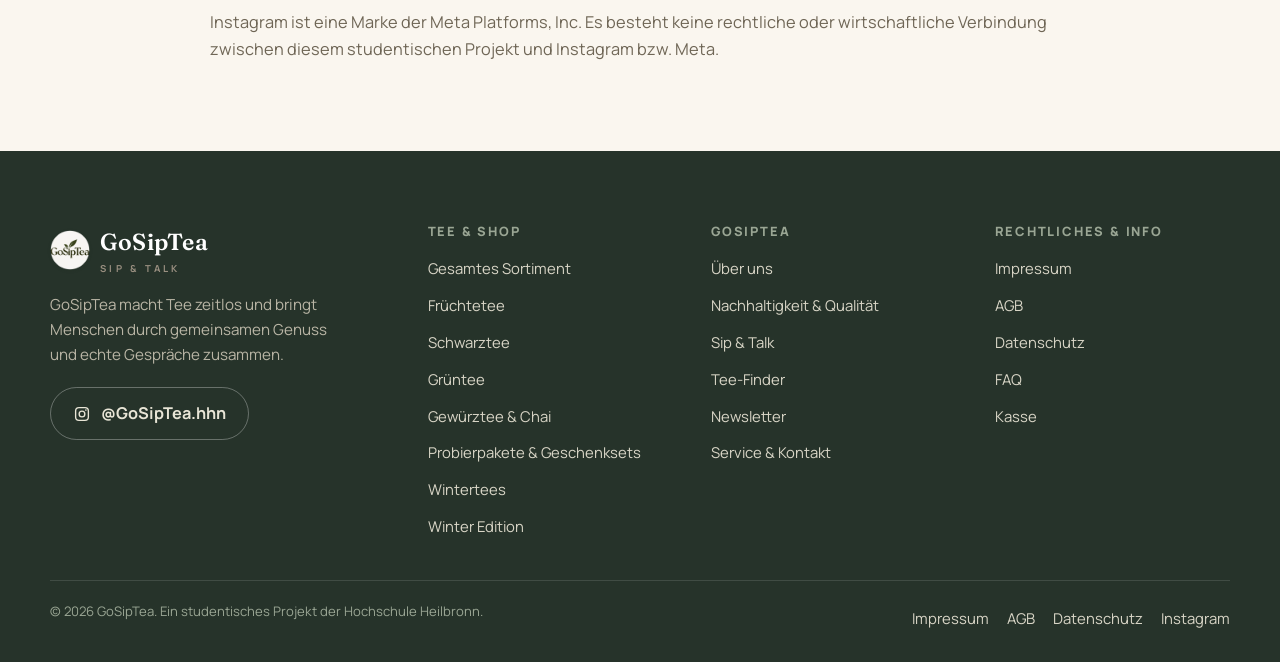
<file: impressum.html>
<!DOCTYPE html>
<html lang="de" data-theme="light">
<head>
<meta charset="UTF-8">
<meta name="viewport" content="width=device-width, initial-scale=1.0">
<title>Impressum | GoSipTea (studentisches Projekt)</title>
<meta name="description" content="Impressum von GoSipTea: studentisches Hochschulprojekt (Hochschullabor Online Marketing, HS Heilbronn) mit vollständigem Projekt-Disclaimer. Alle Inhalte fiktiv.">
<meta name="robots" content="index,follow">
<link rel="canonical" href="https://gamerio2904.github.io/GoSipTea/impressum.html">
<meta name="theme-color" content="#faf6ef">
<meta property="og:type" content="website">
<meta property="og:site_name" content="GoSipTea">
<meta property="og:title" content="Impressum | GoSipTea (studentisches Projekt)">
<meta property="og:description" content="Impressum von GoSipTea: studentisches Hochschulprojekt (Hochschullabor Online Marketing, HS Heilbronn) mit vollständigem Projekt-Disclaimer. Alle Inhalte fiktiv.">
<meta property="og:url" content="https://gamerio2904.github.io/GoSipTea/impressum.html">
<meta property="og:image" content="https://gamerio2904.github.io/GoSipTea/assets/img/og.jpg">
<meta property="og:locale" content="de_DE">
<meta name="twitter:card" content="summary_large_image">
<meta name="twitter:title" content="Impressum | GoSipTea (studentisches Projekt)">
<meta name="twitter:description" content="Impressum von GoSipTea: studentisches Hochschulprojekt (Hochschullabor Online Marketing, HS Heilbronn) mit vollständigem Projekt-Disclaimer. Alle Inhalte fiktiv.">
<meta name="twitter:image" content="https://gamerio2904.github.io/GoSipTea/assets/img/og.jpg">
<link rel="icon" href="assets/img/favicon.ico" sizes="any">
<link rel="icon" href="assets/img/favicon-192.png" type="image/png" sizes="192x192">
<link rel="apple-touch-icon" href="assets/img/apple-touch-icon.png">
<link rel="manifest" href="site.webmanifest">
<link rel="preconnect" href="https://fonts.googleapis.com">
<link rel="preconnect" href="https://fonts.gstatic.com" crossorigin>
<link href="https://fonts.googleapis.com/css2?family=Fraunces:ital,opsz,wght@0,9..144,300..700;1,9..144,300..700&amp;family=Manrope:wght@400..800&amp;display=swap" rel="stylesheet">
<link rel="stylesheet" href="css/styles.css?v=9">
<script type="application/ld+json">{"@context": "https://schema.org", "@type": "BreadcrumbList", "itemListElement": [{"@type": "ListItem", "position": 1, "name": "Startseite", "item": "https://gamerio2904.github.io/GoSipTea/index.html"}, {"@type": "ListItem", "position": 2, "name": "Impressum", "item": "https://gamerio2904.github.io/GoSipTea/impressum.html"}]}</script>
</head>
<body>
<a class="skip-link" href="#main">Zum Inhalt springen</a>
<header class="site-header"><div class="container header-inner"><a class="logo" href="index.html" aria-label="GoSipTea – Startseite"><img class="logo__mark" src="assets/img/logo.png?v=1" alt="GoSipTea Logo" width="40" height="40" loading="eager"><span>GoSipTea<small>Sip &amp; Talk</small></span></a><nav class="nav" aria-label="Hauptnavigation"><a href="index.html">Startseite</a><div class="nav__item nav__item--sub"><a href="sortiment.html" class="nav__parent" aria-haspopup="true" aria-expanded="false">Sortiment<svg class="chev" viewBox="0 0 24 24" fill="none" stroke="currentColor" stroke-width="2" stroke-linecap="round" stroke-linejoin="round" aria-hidden="true"><path d="M6 9l6 6 6-6"/></svg></a><ul class="nav__sub"><li><a href="sortiment.html">Alle Tees ansehen</a></li><li><a href="fruechtetee.html">Früchtetee entdecken</a></li><li><a href="schwarztee.html">Schwarztee entdecken</a></li><li><a href="sortiment.html?cat=kraeutertee">Kräutertee</a></li><li><a href="sortiment.html?cat=gruentee">Grüntee</a></li><li><a href="sortiment.html?cat=chai">Gewürztee &amp; Chai</a></li><li><a href="sortiment.html?cat=spezialitaeten">Tee-Spezialitäten</a></li><li><a href="sortiment.html?cat=specials">Wintertees</a></li><li><a href="sortiment.html?cat=sets">Probierpakete &amp; Geschenksets</a></li></ul></div><div class="nav__item nav__item--sub"><button type="button" class="nav__parent" aria-haspopup="true" aria-expanded="false">Specials<svg class="chev" viewBox="0 0 24 24" fill="none" stroke="currentColor" stroke-width="2" stroke-linecap="round" stroke-linejoin="round" aria-hidden="true"><path d="M6 9l6 6 6-6"/></svg></button><ul class="nav__sub"><li><a href="christmas/index.html">Winter Edition</a></li><li><a href="sortiment.html?cat=specials">Wintertees entdecken</a></li><li><a href="produkt.html?id=tee-adventskalender-2026">Tee-Adventskalender 2026</a></li><li><a href="produkt.html?id=festtags-probierpaket">Festtags-Probierpaket</a></li></ul></div><a href="index.html#tee-finder">Tee-Finder</a><a href="ueber-uns.html">Über uns</a><a href="sip-talk.html">Sip &amp; Talk</a><a href="service.html">Service &amp; Kontakt</a></nav><div class="header-actions"><div class="hdr-search" id="hdr-search"><button type="button" class="icon-btn" id="search-toggle" aria-expanded="false" aria-haspopup="true" aria-label="Suche öffnen"><svg viewBox="0 0 24 24" fill="none" stroke="currentColor" stroke-width="1.8" stroke-linecap="round" aria-hidden="true"><circle cx="11" cy="11" r="6.5"/><path d="M20 20l-4.2-4.2"/></svg></button><form class="search-form" action="sortiment.html" method="get" role="search"><label class="skip-link" for="hdr-q">Tee suchen</label><input id="hdr-q" type="search" name="q" placeholder="Tee suchen … z. B. Chai, Minze" autocomplete="off"><button type="submit" class="btn btn--primary btn--sm">Suchen</button></form></div><button type="button" class="icon-btn theme-toggle" id="theme-toggle" aria-label="Farbschema wechseln (hell/dunkel)" aria-checked="false" role="switch"><svg class="sun" viewBox="0 0 24 24" fill="none" stroke="currentColor" stroke-width="1.8" stroke-linecap="round" aria-hidden="true"><circle cx="12" cy="12" r="4.2"/><path d="M12 2.5v2.2M12 19.3v2.2M2.5 12h2.2M19.3 12h2.2M4.9 4.9l1.6 1.6M17.5 17.5l1.6 1.6M19.1 4.9l-1.6 1.6M6.5 17.5l-1.6 1.6"/></svg><svg class="moon" viewBox="0 0 24 24" fill="none" stroke="currentColor" stroke-width="1.8" stroke-linejoin="round" aria-hidden="true"><path d="M20.6 13.4A8.6 8.6 0 1 1 10.6 3.4a6.8 6.8 0 0 0 10 10z"/></svg></button><button type="button" class="icon-btn" id="cart-open" aria-label="Warenkorb öffnen"><svg viewBox="0 0 24 24" fill="none" stroke="currentColor" stroke-width="1.7" stroke-linejoin="round" aria-hidden="true"><path d="M5.8 7.5h12.4l-1.1 11.6a2 2 0 0 1-2 1.8H8.9a2 2 0 0 1-2-1.8L5.8 7.5z"/><path d="M9 9.5V6.8a3 3 0 0 1 6 0v2.7"/></svg><span class="icon-btn__badge" id="cart-count">0</span></button><button type="button" class="icon-btn burger" id="burger" aria-label="Menü öffnen" aria-expanded="false"><svg viewBox="0 0 24 24" fill="none" stroke="currentColor" stroke-width="2" stroke-linecap="round" aria-hidden="true"><path d="M4 7h16M4 12h16M4 17h10"/></svg></button></div></div></header><nav class="mobile-nav" id="mobile-nav" aria-label="Mobile Navigation"><button type="button" class="icon-btn mobile-nav__close" aria-label="Menü schließen"><svg viewBox="0 0 24 24" fill="none" stroke="currentColor" stroke-width="2" stroke-linecap="round" aria-hidden="true"><path d="M6 6l12 12M18 6L6 18"/></svg></button><form class="mobile-search" action="sortiment.html" method="get" role="search"><input type="search" name="q" placeholder="Tee suchen …" aria-label="Tee suchen"><button type="submit" class="btn btn--primary btn--sm">Suchen</button></form><ul><li><a href="index.html">Startseite</a></li><li><a href="index.html#tee-finder">Tee-Finder</a></li><li><a href="ueber-uns.html">Über uns</a></li><li><a href="nachhaltigkeit.html">Nachhaltigkeit</a></li><li><a href="sip-talk.html">Sip &amp; Talk</a></li><li><a href="service.html">Service &amp; Kontakt</a></li><li class="mnav-head">Sortiment</li><li><ul class="mnav-sub"><li><a href="sortiment.html">Alle Tees ansehen</a></li><li><a href="fruechtetee.html">Früchtetee entdecken</a></li><li><a href="schwarztee.html">Schwarztee entdecken</a></li><li><a href="sortiment.html?cat=kraeutertee">Kräutertee</a></li><li><a href="sortiment.html?cat=gruentee">Grüntee</a></li><li><a href="sortiment.html?cat=chai">Gewürztee &amp; Chai</a></li><li><a href="sortiment.html?cat=spezialitaeten">Tee-Spezialitäten</a></li><li><a href="sortiment.html?cat=specials">Wintertees</a></li><li><a href="sortiment.html?cat=sets">Probierpakete &amp; Geschenksets</a></li></ul></li><li class="mnav-head">Specials</li><li><ul class="mnav-sub"><li><a href="christmas/index.html">Winter Edition</a></li><li><a href="sortiment.html?cat=specials">Wintertees entdecken</a></li><li><a href="produkt.html?id=tee-adventskalender-2026">Tee-Adventskalender 2026</a></li><li><a href="produkt.html?id=festtags-probierpaket">Festtags-Probierpaket</a></li></ul></li></ul></nav>
<main id="main">
<nav class="container" aria-label="Brotkrumen"><ol class="breadcrumb" style="display:flex;gap:8px;list-style:none"><li><a href="index.html">Startseite</a></li><li aria-hidden="true"><svg viewBox="0 0 24 24" fill="none" stroke="currentColor" stroke-width="2" stroke-linecap="round" aria-hidden="true"><path d="M9 5l7 7-7 7"/></svg></li><li><span aria-current="page">Impressum</span></li></ol></nav><section class="page-hero"><div class="container"><p class="eyebrow">Rechtliches</p><h1>Impressum</h1><p class="lead">Angaben gemäß § 5 TMG (fiktive Darstellung eines studentischen Projekts).</p></div></section><section class="section section--tight"><div class="container container--narrow legal"><h2>Angaben gemäß § 5 TMG</h2><p><strong>GoSipTea</strong> – studentisches Hochschulprojekt<br>Hochschule Heilbronn – Hochschullabor Online Marketing<br>Vertreten durch: das studentische Projektteam Online Marketing</p><p>Kontakt für Rückfragen zum Projekt: <strong>manuel.kern@hs-heilbronn.de</strong> (verantwortlicher Hochschullehrender)</p><h2>Projekt-Disclaimer</h2><div class="disclaimer-box" style="font-size:1rem"><p>Bei der vorliegenden Website handelt es sich um ein ausschließlich zu Lehr- und Übungszwecken im Rahmen eines Hochschullabors zum Thema Online Marketing erstelltes studentisches Projekt. Die Inhalte dieser Website, einschließlich der dargestellten Firma, des Firmennamens, der Produkte, Dienstleistungen, Preise, Adressen, Kundendaten und weiterer Informationen, sind vollständig fiktiv.</p><p>Ein tatsächlicher Geschäftsbetrieb findet nicht statt. Insbesondere können über diese Website keine rechtsverbindlichen Bestellungen getätigt oder sonstige Verträge abgeschlossen werden. Die Darstellung erfolgt rein zu didaktischen Zwecken ohne kommerzielle Absicht.</p><p>Der verwendete Firmenname wurde exemplarisch und unabhängig von bestehenden Unternehmen gewählt. Sollte ein reales Unternehmen mit identischer oder ähnlicher Firma existieren, besteht keinerlei rechtlicher, wirtschaftlicher oder inhaltlicher Zusammenhang. Es liegt weder eine wettbewerbsrechtlich relevante Nutzung (§§ 3, 4 Nr. 1 UWG) noch eine markenmäßige Verwendung im Sinne des § 14 MarkenG vor. Die Nutzung erfolgt ohne die Absicht, bestehende Namens-, Marken- oder Kennzeichenrechte Dritter zu verletzen.</p><p>Diese Website ist nur temporär öffentlich zugänglich und dient ausschließlich der Lehre im Hochschulkontext.</p><p>Für Rückfragen oder Hinweise wenden Sie sich bitte an den verantwortlichen Hochschullehrenden gemäß § 5 Abs. 1 Nr. 2 TMG: manuel.kern@hs-heilbronn.de</p></div><h2>Hinweise zu Inhalten und Bildern</h2><p>Alle Produkttexte, Preise, Personen und Angaben auf dieser Website sind fiktive Beispiele. Einige verwendete Bilder sind freigestellte Beispielfotografien bzw. illustrative Darstellungen und stehen in keinem Zusammenhang mit einem realen Produktangebot.</p><p>Instagram ist eine Marke der Meta Platforms, Inc. Es besteht keine rechtliche oder wirtschaftliche Verbindung zwischen diesem studentischen Projekt und Instagram bzw. Meta.</p></div></section>
</main>
<footer class="footer"><div class="container"><div class="footer__grid"><div><a class="logo" href="index.html"><img class="logo__mark" src="assets/img/logo.png?v=1" alt="GoSipTea Logo" width="40" height="40" loading="eager"><span>GoSipTea<small>Sip &amp; Talk</small></span></a><p class="footer__claim">GoSipTea macht Tee zeitlos und bringt Menschen durch gemeinsamen Genuss und echte Gespräche zusammen.</p><a class="insta-handle" href="https://www.instagram.com/gosiptea.hhn" target="_blank" rel="noopener"><svg viewBox="0 0 24 24" fill="none" stroke="currentColor" stroke-width="1.8" stroke-linecap="round" aria-hidden="true"><rect x="3.5" y="3.5" width="17" height="17" rx="4.5"/><circle cx="12" cy="12" r="3.8"/><circle cx="17.2" cy="6.8" r="1.1" fill="currentColor" stroke="none"/></svg>@GoSipTea.hhn</a></div><div><h4>Tee &amp; Shop</h4><ul><li><a href="sortiment.html">Gesamtes Sortiment</a></li><li><a href="fruechtetee.html">Früchtetee</a></li><li><a href="schwarztee.html">Schwarztee</a></li><li><a href="sortiment.html?cat=gruentee">Grüntee</a></li><li><a href="sortiment.html?cat=chai">Gewürztee &amp; Chai</a></li><li><a href="sortiment.html?cat=sets">Probierpakete &amp; Geschenksets</a></li><li><a href="sortiment.html?cat=specials">Wintertees</a></li><li><a href="christmas/index.html">Winter Edition</a></li></ul></div><div><h4>GoSipTea</h4><ul><li><a href="ueber-uns.html">Über uns</a></li><li><a href="nachhaltigkeit.html">Nachhaltigkeit &amp; Qualität</a></li><li><a href="sip-talk.html">Sip &amp; Talk</a></li><li><a href="index.html#tee-finder">Tee-Finder</a></li><li><a href="index.html#newsletter">Newsletter</a></li><li><a href="service.html">Service &amp; Kontakt</a></li></ul></div><div><h4>Rechtliches &amp; Info</h4><ul><li><a href="impressum.html">Impressum</a></li><li><a href="agb.html">AGB</a></li><li><a href="datenschutz.html">Datenschutz</a></li><li><a href="service.html#faq">FAQ</a></li><li><a href="kasse.html">Kasse</a></li></ul></div></div><div class="footer__bottom"><p>© <span id="year">2026</span> GoSipTea. Ein studentisches Projekt der Hochschule Heilbronn.</p><ul><li><a href="impressum.html">Impressum</a></li><li><a href="agb.html">AGB</a></li><li><a href="datenschutz.html">Datenschutz</a></li><li><a href="https://www.instagram.com/gosiptea.hhn" target="_blank" rel="noopener">Instagram</a></li></ul></div></div></footer>
<div class="cart-overlay" id="cart-overlay"></div><aside class="cart-drawer" id="cart-drawer" aria-hidden="true" aria-label="Warenkorb"><div class="cart-drawer__head"><h2>Dein Warenkorb</h2><button type="button" class="icon-btn cart-drawer__close" aria-label="Warenkorb schließen"><svg viewBox="0 0 24 24" fill="none" stroke="currentColor" stroke-width="2" stroke-linecap="round" aria-hidden="true"><path d="M6 6l12 12M18 6L6 18"/></svg></button></div><div class="cart-drawer__body" id="cart-lines"></div><div class="cart-drawer__foot"><div class="cart-sum"><span>Zwischensumme</span><b id="cart-subtotal">0 €</b></div><p class="cart-note" id="cart-shipping-note">Versand: kostenlos ab 30 €.</p><div class="cart-sum"><span>Gesamt</span><b id="cart-total" style="font-family:var(--font-display);font-size:1.25rem;font-weight:600">0 €</b></div><button type="button" class="btn btn--primary btn--block" id="cart-checkout">Zur Kasse</button></div></aside><button type="button" class="to-top" id="to-top" aria-label="Nach oben scrollen"><svg viewBox="0 0 24 24" fill="none" stroke="currentColor" stroke-width="2.2" stroke-linecap="round" stroke-linejoin="round" aria-hidden="true"><path d="M12 19V5M6 11l6-6 6 6"/></svg></button><div class="toast" id="toast" role="status" aria-live="polite"><svg viewBox="0 0 24 24" fill="none" stroke="currentColor" stroke-width="2" stroke-linecap="round" stroke-linejoin="round" aria-hidden="true"><circle cx="12" cy="12" r="9"/><path d="M8.5 12.2l2.4 2.4 4.8-5"/></svg><span></span></div>
<script src="js/products.js?v=9" defer></script>
<script src="js/main.js?v=9" defer></script>
<script src="js/cart.js?v=9" defer></script>
<script src="js/shop.js?v=9" defer></script>
<script src="js/tea-finder.js?v=9" defer></script>
</body>
</html>
</file>
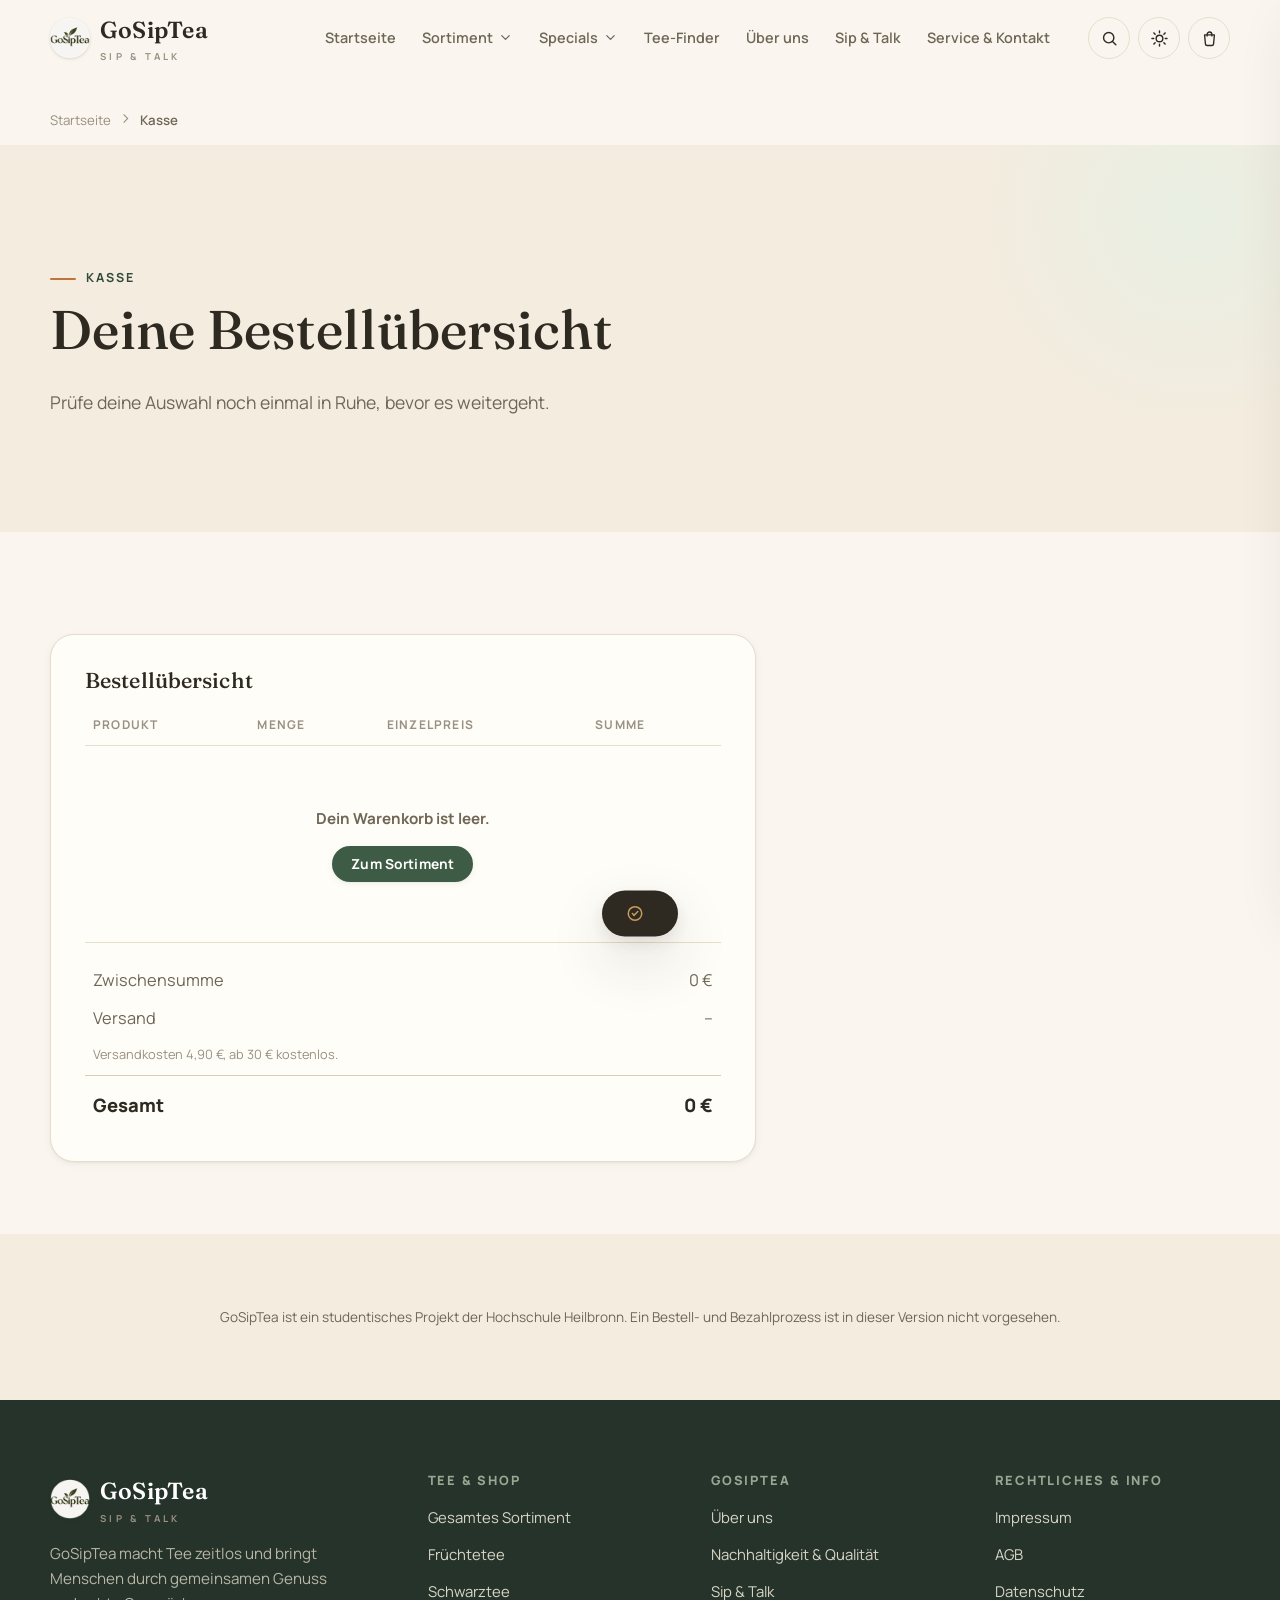
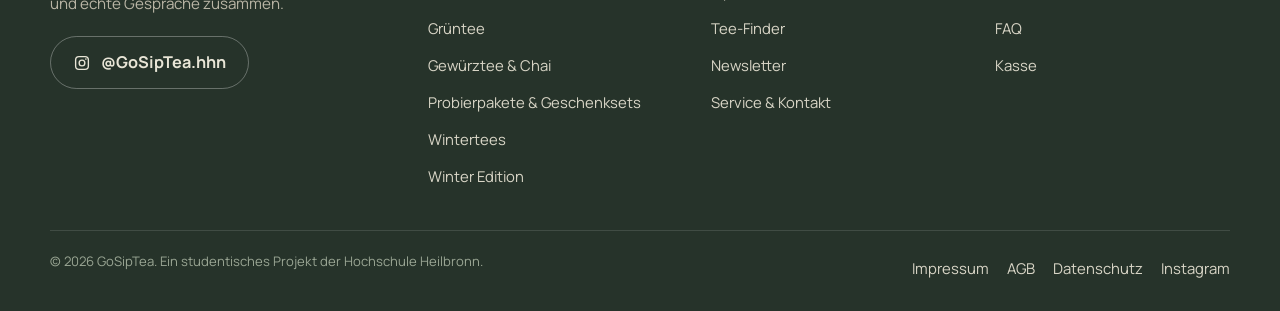
<file: kasse.html>
<!DOCTYPE html>
<html lang="de" data-theme="light">
<head>
<meta charset="UTF-8">
<meta name="viewport" content="width=device-width, initial-scale=1.0">
<title>Kasse – Bestellübersicht | GoSipTea</title>
<meta name="description" content="Kasse von GoSipTea: deine Bestellübersicht mit Zwischensumme, Versandkosten und Gesamtbetrag auf einen Blick. GoSipTea ist ein studentisches Projekt.">
<meta name="robots" content="index,follow">
<link rel="canonical" href="https://gamerio2904.github.io/GoSipTea/kasse.html">
<meta name="theme-color" content="#faf6ef">
<meta property="og:type" content="website">
<meta property="og:site_name" content="GoSipTea">
<meta property="og:title" content="Kasse – Bestellübersicht | GoSipTea">
<meta property="og:description" content="Kasse von GoSipTea: deine Bestellübersicht mit Zwischensumme, Versandkosten und Gesamtbetrag auf einen Blick. GoSipTea ist ein studentisches Projekt.">
<meta property="og:url" content="https://gamerio2904.github.io/GoSipTea/kasse.html">
<meta property="og:image" content="https://gamerio2904.github.io/GoSipTea/assets/img/og.jpg">
<meta property="og:locale" content="de_DE">
<meta name="twitter:card" content="summary_large_image">
<meta name="twitter:title" content="Kasse – Bestellübersicht | GoSipTea">
<meta name="twitter:description" content="Kasse von GoSipTea: deine Bestellübersicht mit Zwischensumme, Versandkosten und Gesamtbetrag auf einen Blick. GoSipTea ist ein studentisches Projekt.">
<meta name="twitter:image" content="https://gamerio2904.github.io/GoSipTea/assets/img/og.jpg">
<link rel="icon" href="assets/img/favicon.ico" sizes="any">
<link rel="icon" href="assets/img/favicon-192.png" type="image/png" sizes="192x192">
<link rel="apple-touch-icon" href="assets/img/apple-touch-icon.png">
<link rel="manifest" href="site.webmanifest">
<link rel="preconnect" href="https://fonts.googleapis.com">
<link rel="preconnect" href="https://fonts.gstatic.com" crossorigin>
<link href="https://fonts.googleapis.com/css2?family=Fraunces:ital,opsz,wght@0,9..144,300..700;1,9..144,300..700&amp;family=Manrope:wght@400..800&amp;display=swap" rel="stylesheet">
<link rel="stylesheet" href="css/styles.css?v=9">
<script type="application/ld+json">{"@context": "https://schema.org", "@type": "BreadcrumbList", "itemListElement": [{"@type": "ListItem", "position": 1, "name": "Startseite", "item": "https://gamerio2904.github.io/GoSipTea/index.html"}, {"@type": "ListItem", "position": 2, "name": "Kasse", "item": "https://gamerio2904.github.io/GoSipTea/kasse.html"}]}</script>
</head>
<body>
<a class="skip-link" href="#main">Zum Inhalt springen</a>
<header class="site-header"><div class="container header-inner"><a class="logo" href="index.html" aria-label="GoSipTea – Startseite"><img class="logo__mark" src="assets/img/logo.png?v=1" alt="GoSipTea Logo" width="40" height="40" loading="eager"><span>GoSipTea<small>Sip &amp; Talk</small></span></a><nav class="nav" aria-label="Hauptnavigation"><a href="index.html">Startseite</a><div class="nav__item nav__item--sub"><a href="sortiment.html" class="nav__parent" aria-haspopup="true" aria-expanded="false">Sortiment<svg class="chev" viewBox="0 0 24 24" fill="none" stroke="currentColor" stroke-width="2" stroke-linecap="round" stroke-linejoin="round" aria-hidden="true"><path d="M6 9l6 6 6-6"/></svg></a><ul class="nav__sub"><li><a href="sortiment.html">Alle Tees ansehen</a></li><li><a href="fruechtetee.html">Früchtetee entdecken</a></li><li><a href="schwarztee.html">Schwarztee entdecken</a></li><li><a href="sortiment.html?cat=kraeutertee">Kräutertee</a></li><li><a href="sortiment.html?cat=gruentee">Grüntee</a></li><li><a href="sortiment.html?cat=chai">Gewürztee &amp; Chai</a></li><li><a href="sortiment.html?cat=spezialitaeten">Tee-Spezialitäten</a></li><li><a href="sortiment.html?cat=specials">Wintertees</a></li><li><a href="sortiment.html?cat=sets">Probierpakete &amp; Geschenksets</a></li></ul></div><div class="nav__item nav__item--sub"><button type="button" class="nav__parent" aria-haspopup="true" aria-expanded="false">Specials<svg class="chev" viewBox="0 0 24 24" fill="none" stroke="currentColor" stroke-width="2" stroke-linecap="round" stroke-linejoin="round" aria-hidden="true"><path d="M6 9l6 6 6-6"/></svg></button><ul class="nav__sub"><li><a href="christmas/index.html">Winter Edition</a></li><li><a href="sortiment.html?cat=specials">Wintertees entdecken</a></li><li><a href="produkt.html?id=tee-adventskalender-2026">Tee-Adventskalender 2026</a></li><li><a href="produkt.html?id=festtags-probierpaket">Festtags-Probierpaket</a></li></ul></div><a href="index.html#tee-finder">Tee-Finder</a><a href="ueber-uns.html">Über uns</a><a href="sip-talk.html">Sip &amp; Talk</a><a href="service.html">Service &amp; Kontakt</a></nav><div class="header-actions"><div class="hdr-search" id="hdr-search"><button type="button" class="icon-btn" id="search-toggle" aria-expanded="false" aria-haspopup="true" aria-label="Suche öffnen"><svg viewBox="0 0 24 24" fill="none" stroke="currentColor" stroke-width="1.8" stroke-linecap="round" aria-hidden="true"><circle cx="11" cy="11" r="6.5"/><path d="M20 20l-4.2-4.2"/></svg></button><form class="search-form" action="sortiment.html" method="get" role="search"><label class="skip-link" for="hdr-q">Tee suchen</label><input id="hdr-q" type="search" name="q" placeholder="Tee suchen … z. B. Chai, Minze" autocomplete="off"><button type="submit" class="btn btn--primary btn--sm">Suchen</button></form></div><button type="button" class="icon-btn theme-toggle" id="theme-toggle" aria-label="Farbschema wechseln (hell/dunkel)" aria-checked="false" role="switch"><svg class="sun" viewBox="0 0 24 24" fill="none" stroke="currentColor" stroke-width="1.8" stroke-linecap="round" aria-hidden="true"><circle cx="12" cy="12" r="4.2"/><path d="M12 2.5v2.2M12 19.3v2.2M2.5 12h2.2M19.3 12h2.2M4.9 4.9l1.6 1.6M17.5 17.5l1.6 1.6M19.1 4.9l-1.6 1.6M6.5 17.5l-1.6 1.6"/></svg><svg class="moon" viewBox="0 0 24 24" fill="none" stroke="currentColor" stroke-width="1.8" stroke-linejoin="round" aria-hidden="true"><path d="M20.6 13.4A8.6 8.6 0 1 1 10.6 3.4a6.8 6.8 0 0 0 10 10z"/></svg></button><button type="button" class="icon-btn" id="cart-open" aria-label="Warenkorb öffnen"><svg viewBox="0 0 24 24" fill="none" stroke="currentColor" stroke-width="1.7" stroke-linejoin="round" aria-hidden="true"><path d="M5.8 7.5h12.4l-1.1 11.6a2 2 0 0 1-2 1.8H8.9a2 2 0 0 1-2-1.8L5.8 7.5z"/><path d="M9 9.5V6.8a3 3 0 0 1 6 0v2.7"/></svg><span class="icon-btn__badge" id="cart-count">0</span></button><button type="button" class="icon-btn burger" id="burger" aria-label="Menü öffnen" aria-expanded="false"><svg viewBox="0 0 24 24" fill="none" stroke="currentColor" stroke-width="2" stroke-linecap="round" aria-hidden="true"><path d="M4 7h16M4 12h16M4 17h10"/></svg></button></div></div></header><nav class="mobile-nav" id="mobile-nav" aria-label="Mobile Navigation"><button type="button" class="icon-btn mobile-nav__close" aria-label="Menü schließen"><svg viewBox="0 0 24 24" fill="none" stroke="currentColor" stroke-width="2" stroke-linecap="round" aria-hidden="true"><path d="M6 6l12 12M18 6L6 18"/></svg></button><form class="mobile-search" action="sortiment.html" method="get" role="search"><input type="search" name="q" placeholder="Tee suchen …" aria-label="Tee suchen"><button type="submit" class="btn btn--primary btn--sm">Suchen</button></form><ul><li><a href="index.html">Startseite</a></li><li><a href="index.html#tee-finder">Tee-Finder</a></li><li><a href="ueber-uns.html">Über uns</a></li><li><a href="nachhaltigkeit.html">Nachhaltigkeit</a></li><li><a href="sip-talk.html">Sip &amp; Talk</a></li><li><a href="service.html">Service &amp; Kontakt</a></li><li class="mnav-head">Sortiment</li><li><ul class="mnav-sub"><li><a href="sortiment.html">Alle Tees ansehen</a></li><li><a href="fruechtetee.html">Früchtetee entdecken</a></li><li><a href="schwarztee.html">Schwarztee entdecken</a></li><li><a href="sortiment.html?cat=kraeutertee">Kräutertee</a></li><li><a href="sortiment.html?cat=gruentee">Grüntee</a></li><li><a href="sortiment.html?cat=chai">Gewürztee &amp; Chai</a></li><li><a href="sortiment.html?cat=spezialitaeten">Tee-Spezialitäten</a></li><li><a href="sortiment.html?cat=specials">Wintertees</a></li><li><a href="sortiment.html?cat=sets">Probierpakete &amp; Geschenksets</a></li></ul></li><li class="mnav-head">Specials</li><li><ul class="mnav-sub"><li><a href="christmas/index.html">Winter Edition</a></li><li><a href="sortiment.html?cat=specials">Wintertees entdecken</a></li><li><a href="produkt.html?id=tee-adventskalender-2026">Tee-Adventskalender 2026</a></li><li><a href="produkt.html?id=festtags-probierpaket">Festtags-Probierpaket</a></li></ul></li></ul></nav>
<main id="main">
<nav class="container" aria-label="Brotkrumen"><ol class="breadcrumb" style="display:flex;gap:8px;list-style:none"><li><a href="index.html">Startseite</a></li><li aria-hidden="true"><svg viewBox="0 0 24 24" fill="none" stroke="currentColor" stroke-width="2" stroke-linecap="round" aria-hidden="true"><path d="M9 5l7 7-7 7"/></svg></li><li><span aria-current="page">Kasse</span></li></ol></nav><section class="page-hero"><div class="container"><p class="eyebrow">Kasse</p><h1>Deine Bestellübersicht</h1><p class="lead">Prüfe deine Auswahl noch einmal in Ruhe, bevor es weitergeht.</p></div></section><section class="section section--tight"><div class="container"><div class="checkout-grid"><div class="panel reveal is-in"><h2 style="font-size:1.35rem">Bestellübersicht</h2><div style="overflow-x:auto"><table class="check-table"><thead><tr><th>Produkt</th><th>Menge</th><th>Einzelpreis</th><th>Summe</th></tr></thead><tbody id="checkout-table-body"></tbody></table></div><div style="margin-top:18px"><div class="sum-row"><span>Zwischensumme</span><span id="sum-subtotal">0 €</span></div><div class="sum-row"><span>Versand</span><span id="sum-shipping">–</span></div><p class="ship-note">Versandkosten 4,90 €, ab 30 € kostenlos.</p><div class="sum-row sum-row--total"><span>Gesamt</span><span id="sum-total">0 €</span></div></div></div><div class="panel reveal is-in" id="checkout-actions"><h2 style="font-size:1.35rem">Bestellung abschließen</h2><p style='color:var(--ink-soft)'>Prüfe deine Bestellübersicht, passe Mengen bei Bedarf im Warenkorb an und schließe dann deine Bestellung ab.</p><ul class="checklist"><li><svg viewBox="0 0 24 24" fill="none" stroke="currentColor" stroke-width="2" stroke-linecap="round" stroke-linejoin="round" aria-hidden="true"><circle cx="12" cy="12" r="9"/><path d="M8.5 12.2l2.4 2.4 4.8-5"/></svg><div><b>Schritt 1</b><span>Kontaktdaten</span></div></li><li><svg viewBox="0 0 24 24" fill="none" stroke="currentColor" stroke-width="2" stroke-linecap="round" stroke-linejoin="round" aria-hidden="true"><circle cx="12" cy="12" r="9"/><path d="M8.5 12.2l2.4 2.4 4.8-5"/></svg><div><b>Schritt 2</b><span>Versandadresse</span></div></li><li><svg viewBox="0 0 24 24" fill="none" stroke="currentColor" stroke-width="2" stroke-linecap="round" stroke-linejoin="round" aria-hidden="true"><circle cx="12" cy="12" r="9"/><path d="M8.5 12.2l2.4 2.4 4.8-5"/></svg><div><b>Schritt 3</b><span>Zahlungsart</span></div></li></ul><button type="button" class="btn btn--primary btn--block" id="demo-checkout-btn">Bestellung abschließen</button><div id="checkout-msg" class="cart-demo" hidden style="margin-top:14px"></div><div style="display:flex;gap:14px;flex-wrap:wrap;margin-top:16px"><a class="link-arrow" href="sortiment.html">Weiter stöbern <svg viewBox="0 0 24 24" fill="none" stroke="currentColor" stroke-width="2" stroke-linecap="round" stroke-linejoin="round" aria-hidden="true"><path d="M4 12h15M13 6l6 6-6 6"/></svg></a><button type="button" class="btn btn--ghost" id="cart-clear">Warenkorb leeren</button></div></div></div></div></section><section class="section--tight" style="background:var(--bg-alt)"><div class="container" style="text-align:center"><p style="color:var(--ink-soft);margin:0;font-size:.85rem">GoSipTea ist ein studentisches Projekt der Hochschule Heilbronn. Ein Bestell- und Bezahlprozess ist in dieser Version nicht vorgesehen.</p></div></section>
</main>
<footer class="footer"><div class="container"><div class="footer__grid"><div><a class="logo" href="index.html"><img class="logo__mark" src="assets/img/logo.png?v=1" alt="GoSipTea Logo" width="40" height="40" loading="eager"><span>GoSipTea<small>Sip &amp; Talk</small></span></a><p class="footer__claim">GoSipTea macht Tee zeitlos und bringt Menschen durch gemeinsamen Genuss und echte Gespräche zusammen.</p><a class="insta-handle" href="https://www.instagram.com/gosiptea.hhn" target="_blank" rel="noopener"><svg viewBox="0 0 24 24" fill="none" stroke="currentColor" stroke-width="1.8" stroke-linecap="round" aria-hidden="true"><rect x="3.5" y="3.5" width="17" height="17" rx="4.5"/><circle cx="12" cy="12" r="3.8"/><circle cx="17.2" cy="6.8" r="1.1" fill="currentColor" stroke="none"/></svg>@GoSipTea.hhn</a></div><div><h4>Tee &amp; Shop</h4><ul><li><a href="sortiment.html">Gesamtes Sortiment</a></li><li><a href="fruechtetee.html">Früchtetee</a></li><li><a href="schwarztee.html">Schwarztee</a></li><li><a href="sortiment.html?cat=gruentee">Grüntee</a></li><li><a href="sortiment.html?cat=chai">Gewürztee &amp; Chai</a></li><li><a href="sortiment.html?cat=sets">Probierpakete &amp; Geschenksets</a></li><li><a href="sortiment.html?cat=specials">Wintertees</a></li><li><a href="christmas/index.html">Winter Edition</a></li></ul></div><div><h4>GoSipTea</h4><ul><li><a href="ueber-uns.html">Über uns</a></li><li><a href="nachhaltigkeit.html">Nachhaltigkeit &amp; Qualität</a></li><li><a href="sip-talk.html">Sip &amp; Talk</a></li><li><a href="index.html#tee-finder">Tee-Finder</a></li><li><a href="index.html#newsletter">Newsletter</a></li><li><a href="service.html">Service &amp; Kontakt</a></li></ul></div><div><h4>Rechtliches &amp; Info</h4><ul><li><a href="impressum.html">Impressum</a></li><li><a href="agb.html">AGB</a></li><li><a href="datenschutz.html">Datenschutz</a></li><li><a href="service.html#faq">FAQ</a></li><li><a href="kasse.html">Kasse</a></li></ul></div></div><div class="footer__bottom"><p>© <span id="year">2026</span> GoSipTea. Ein studentisches Projekt der Hochschule Heilbronn.</p><ul><li><a href="impressum.html">Impressum</a></li><li><a href="agb.html">AGB</a></li><li><a href="datenschutz.html">Datenschutz</a></li><li><a href="https://www.instagram.com/gosiptea.hhn" target="_blank" rel="noopener">Instagram</a></li></ul></div></div></footer>
<div class="cart-overlay" id="cart-overlay"></div><aside class="cart-drawer" id="cart-drawer" aria-hidden="true" aria-label="Warenkorb"><div class="cart-drawer__head"><h2>Dein Warenkorb</h2><button type="button" class="icon-btn cart-drawer__close" aria-label="Warenkorb schließen"><svg viewBox="0 0 24 24" fill="none" stroke="currentColor" stroke-width="2" stroke-linecap="round" aria-hidden="true"><path d="M6 6l12 12M18 6L6 18"/></svg></button></div><div class="cart-drawer__body" id="cart-lines"></div><div class="cart-drawer__foot"><div class="cart-sum"><span>Zwischensumme</span><b id="cart-subtotal">0 €</b></div><p class="cart-note" id="cart-shipping-note">Versand: kostenlos ab 30 €.</p><div class="cart-sum"><span>Gesamt</span><b id="cart-total" style="font-family:var(--font-display);font-size:1.25rem;font-weight:600">0 €</b></div><button type="button" class="btn btn--primary btn--block" id="cart-checkout">Zur Kasse</button></div></aside><button type="button" class="to-top" id="to-top" aria-label="Nach oben scrollen"><svg viewBox="0 0 24 24" fill="none" stroke="currentColor" stroke-width="2.2" stroke-linecap="round" stroke-linejoin="round" aria-hidden="true"><path d="M12 19V5M6 11l6-6 6 6"/></svg></button><div class="toast" id="toast" role="status" aria-live="polite"><svg viewBox="0 0 24 24" fill="none" stroke="currentColor" stroke-width="2" stroke-linecap="round" stroke-linejoin="round" aria-hidden="true"><circle cx="12" cy="12" r="9"/><path d="M8.5 12.2l2.4 2.4 4.8-5"/></svg><span></span></div>
<script src="js/products.js?v=9" defer></script>
<script src="js/main.js?v=9" defer></script>
<script src="js/cart.js?v=9" defer></script>
<script src="js/shop.js?v=9" defer></script>
<script src="js/tea-finder.js?v=9" defer></script>
</body>
</html>
</file>
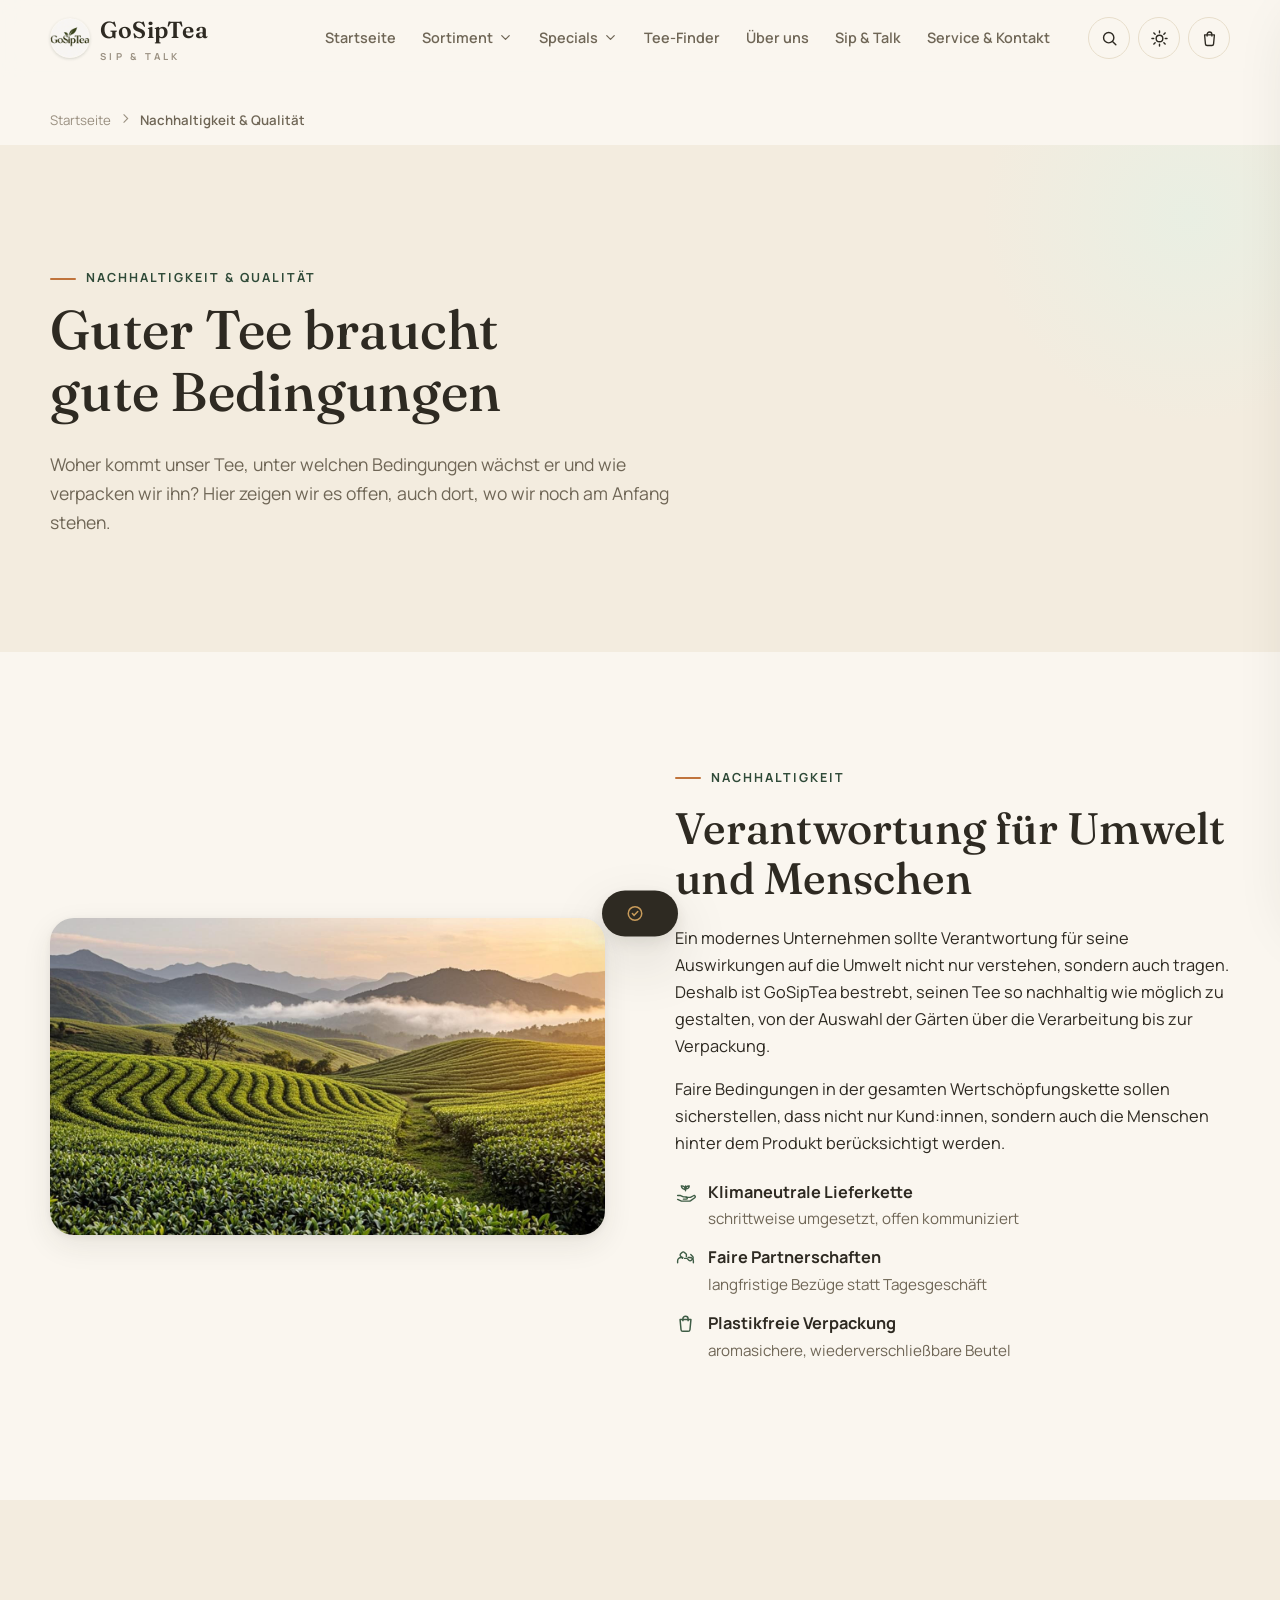
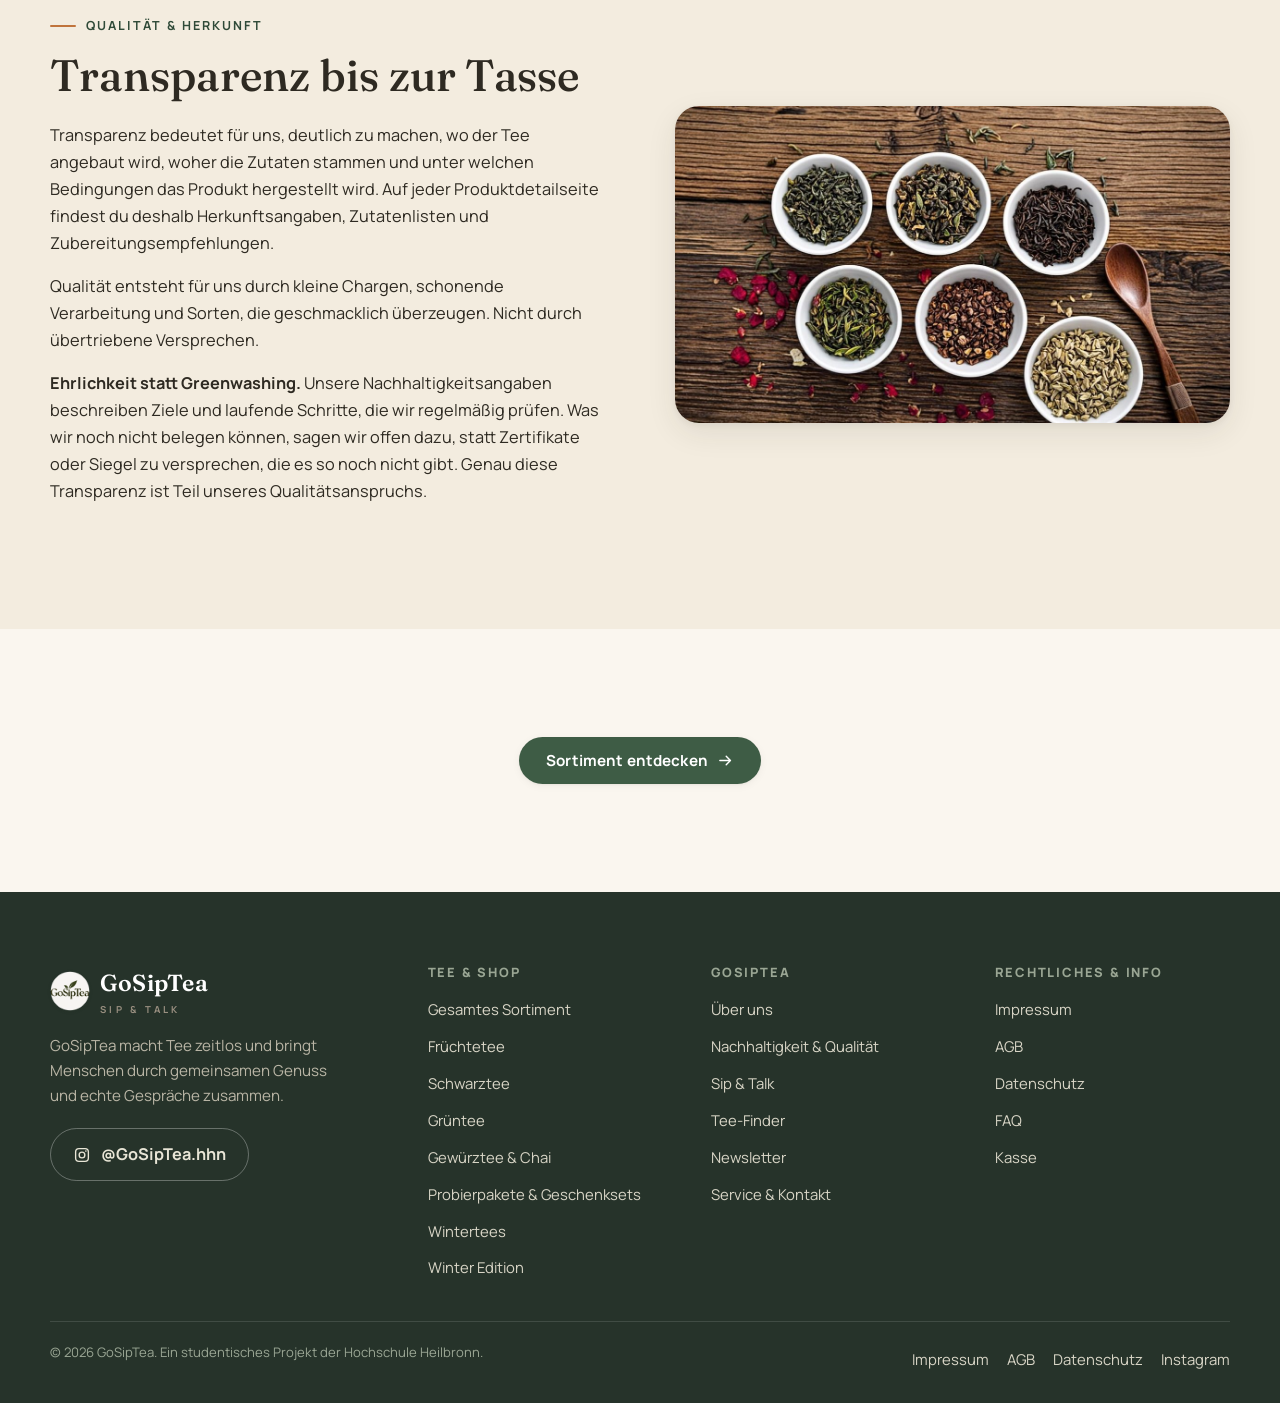
<file: nachhaltigkeit.html>
<!DOCTYPE html>
<html lang="de" data-theme="light">
<head>
<meta charset="UTF-8">
<meta name="viewport" content="width=device-width, initial-scale=1.0">
<title>Nachhaltigkeit & Qualität – Herkunft, Zutaten, Verantwortung | GoSipTea</title>
<meta name="description" content="Nachhaltigkeit & Qualität bei GoSipTea: faire Lieferkette, transparente Herkunftsangaben, natürliche Zutaten und ehrliche Kommunikation statt Greenwashing.">
<meta name="robots" content="index,follow">
<link rel="canonical" href="https://gamerio2904.github.io/GoSipTea/nachhaltigkeit.html">
<meta name="theme-color" content="#faf6ef">
<meta property="og:type" content="website">
<meta property="og:site_name" content="GoSipTea">
<meta property="og:title" content="Nachhaltigkeit & Qualität – Herkunft, Zutaten, Verantwortung | GoSipTea">
<meta property="og:description" content="Nachhaltigkeit & Qualität bei GoSipTea: faire Lieferkette, transparente Herkunftsangaben, natürliche Zutaten und ehrliche Kommunikation statt Greenwashing.">
<meta property="og:url" content="https://gamerio2904.github.io/GoSipTea/nachhaltigkeit.html">
<meta property="og:image" content="https://gamerio2904.github.io/GoSipTea/assets/img/og.jpg">
<meta property="og:locale" content="de_DE">
<meta name="twitter:card" content="summary_large_image">
<meta name="twitter:title" content="Nachhaltigkeit & Qualität – Herkunft, Zutaten, Verantwortung | GoSipTea">
<meta name="twitter:description" content="Nachhaltigkeit & Qualität bei GoSipTea: faire Lieferkette, transparente Herkunftsangaben, natürliche Zutaten und ehrliche Kommunikation statt Greenwashing.">
<meta name="twitter:image" content="https://gamerio2904.github.io/GoSipTea/assets/img/og.jpg">
<link rel="icon" href="assets/img/favicon.ico" sizes="any">
<link rel="icon" href="assets/img/favicon-192.png" type="image/png" sizes="192x192">
<link rel="apple-touch-icon" href="assets/img/apple-touch-icon.png">
<link rel="manifest" href="site.webmanifest">
<link rel="preconnect" href="https://fonts.googleapis.com">
<link rel="preconnect" href="https://fonts.gstatic.com" crossorigin>
<link href="https://fonts.googleapis.com/css2?family=Fraunces:ital,opsz,wght@0,9..144,300..700;1,9..144,300..700&amp;family=Manrope:wght@400..800&amp;display=swap" rel="stylesheet">
<link rel="stylesheet" href="css/styles.css?v=9">
<script type="application/ld+json">{"@context": "https://schema.org", "@type": "WebPage", "name": "Nachhaltigkeit & Qualität bei GoSipTea", "url": "https://gamerio2904.github.io/GoSipTea/nachhaltigkeit.html", "inLanguage": "de-DE"}</script>
</head>
<body>
<a class="skip-link" href="#main">Zum Inhalt springen</a>
<header class="site-header"><div class="container header-inner"><a class="logo" href="index.html" aria-label="GoSipTea – Startseite"><img class="logo__mark" src="assets/img/logo.png?v=1" alt="GoSipTea Logo" width="40" height="40" loading="eager"><span>GoSipTea<small>Sip &amp; Talk</small></span></a><nav class="nav" aria-label="Hauptnavigation"><a href="index.html">Startseite</a><div class="nav__item nav__item--sub"><a href="sortiment.html" class="nav__parent" aria-haspopup="true" aria-expanded="false">Sortiment<svg class="chev" viewBox="0 0 24 24" fill="none" stroke="currentColor" stroke-width="2" stroke-linecap="round" stroke-linejoin="round" aria-hidden="true"><path d="M6 9l6 6 6-6"/></svg></a><ul class="nav__sub"><li><a href="sortiment.html">Alle Tees ansehen</a></li><li><a href="fruechtetee.html">Früchtetee entdecken</a></li><li><a href="schwarztee.html">Schwarztee entdecken</a></li><li><a href="sortiment.html?cat=kraeutertee">Kräutertee</a></li><li><a href="sortiment.html?cat=gruentee">Grüntee</a></li><li><a href="sortiment.html?cat=chai">Gewürztee &amp; Chai</a></li><li><a href="sortiment.html?cat=spezialitaeten">Tee-Spezialitäten</a></li><li><a href="sortiment.html?cat=specials">Wintertees</a></li><li><a href="sortiment.html?cat=sets">Probierpakete &amp; Geschenksets</a></li></ul></div><div class="nav__item nav__item--sub"><button type="button" class="nav__parent" aria-haspopup="true" aria-expanded="false">Specials<svg class="chev" viewBox="0 0 24 24" fill="none" stroke="currentColor" stroke-width="2" stroke-linecap="round" stroke-linejoin="round" aria-hidden="true"><path d="M6 9l6 6 6-6"/></svg></button><ul class="nav__sub"><li><a href="christmas/index.html">Winter Edition</a></li><li><a href="sortiment.html?cat=specials">Wintertees entdecken</a></li><li><a href="produkt.html?id=tee-adventskalender-2026">Tee-Adventskalender 2026</a></li><li><a href="produkt.html?id=festtags-probierpaket">Festtags-Probierpaket</a></li></ul></div><a href="index.html#tee-finder">Tee-Finder</a><a href="ueber-uns.html">Über uns</a><a href="sip-talk.html">Sip &amp; Talk</a><a href="service.html">Service &amp; Kontakt</a></nav><div class="header-actions"><div class="hdr-search" id="hdr-search"><button type="button" class="icon-btn" id="search-toggle" aria-expanded="false" aria-haspopup="true" aria-label="Suche öffnen"><svg viewBox="0 0 24 24" fill="none" stroke="currentColor" stroke-width="1.8" stroke-linecap="round" aria-hidden="true"><circle cx="11" cy="11" r="6.5"/><path d="M20 20l-4.2-4.2"/></svg></button><form class="search-form" action="sortiment.html" method="get" role="search"><label class="skip-link" for="hdr-q">Tee suchen</label><input id="hdr-q" type="search" name="q" placeholder="Tee suchen … z. B. Chai, Minze" autocomplete="off"><button type="submit" class="btn btn--primary btn--sm">Suchen</button></form></div><button type="button" class="icon-btn theme-toggle" id="theme-toggle" aria-label="Farbschema wechseln (hell/dunkel)" aria-checked="false" role="switch"><svg class="sun" viewBox="0 0 24 24" fill="none" stroke="currentColor" stroke-width="1.8" stroke-linecap="round" aria-hidden="true"><circle cx="12" cy="12" r="4.2"/><path d="M12 2.5v2.2M12 19.3v2.2M2.5 12h2.2M19.3 12h2.2M4.9 4.9l1.6 1.6M17.5 17.5l1.6 1.6M19.1 4.9l-1.6 1.6M6.5 17.5l-1.6 1.6"/></svg><svg class="moon" viewBox="0 0 24 24" fill="none" stroke="currentColor" stroke-width="1.8" stroke-linejoin="round" aria-hidden="true"><path d="M20.6 13.4A8.6 8.6 0 1 1 10.6 3.4a6.8 6.8 0 0 0 10 10z"/></svg></button><button type="button" class="icon-btn" id="cart-open" aria-label="Warenkorb öffnen"><svg viewBox="0 0 24 24" fill="none" stroke="currentColor" stroke-width="1.7" stroke-linejoin="round" aria-hidden="true"><path d="M5.8 7.5h12.4l-1.1 11.6a2 2 0 0 1-2 1.8H8.9a2 2 0 0 1-2-1.8L5.8 7.5z"/><path d="M9 9.5V6.8a3 3 0 0 1 6 0v2.7"/></svg><span class="icon-btn__badge" id="cart-count">0</span></button><button type="button" class="icon-btn burger" id="burger" aria-label="Menü öffnen" aria-expanded="false"><svg viewBox="0 0 24 24" fill="none" stroke="currentColor" stroke-width="2" stroke-linecap="round" aria-hidden="true"><path d="M4 7h16M4 12h16M4 17h10"/></svg></button></div></div></header><nav class="mobile-nav" id="mobile-nav" aria-label="Mobile Navigation"><button type="button" class="icon-btn mobile-nav__close" aria-label="Menü schließen"><svg viewBox="0 0 24 24" fill="none" stroke="currentColor" stroke-width="2" stroke-linecap="round" aria-hidden="true"><path d="M6 6l12 12M18 6L6 18"/></svg></button><form class="mobile-search" action="sortiment.html" method="get" role="search"><input type="search" name="q" placeholder="Tee suchen …" aria-label="Tee suchen"><button type="submit" class="btn btn--primary btn--sm">Suchen</button></form><ul><li><a href="index.html">Startseite</a></li><li><a href="index.html#tee-finder">Tee-Finder</a></li><li><a href="ueber-uns.html">Über uns</a></li><li><a href="nachhaltigkeit.html">Nachhaltigkeit</a></li><li><a href="sip-talk.html">Sip &amp; Talk</a></li><li><a href="service.html">Service &amp; Kontakt</a></li><li class="mnav-head">Sortiment</li><li><ul class="mnav-sub"><li><a href="sortiment.html">Alle Tees ansehen</a></li><li><a href="fruechtetee.html">Früchtetee entdecken</a></li><li><a href="schwarztee.html">Schwarztee entdecken</a></li><li><a href="sortiment.html?cat=kraeutertee">Kräutertee</a></li><li><a href="sortiment.html?cat=gruentee">Grüntee</a></li><li><a href="sortiment.html?cat=chai">Gewürztee &amp; Chai</a></li><li><a href="sortiment.html?cat=spezialitaeten">Tee-Spezialitäten</a></li><li><a href="sortiment.html?cat=specials">Wintertees</a></li><li><a href="sortiment.html?cat=sets">Probierpakete &amp; Geschenksets</a></li></ul></li><li class="mnav-head">Specials</li><li><ul class="mnav-sub"><li><a href="christmas/index.html">Winter Edition</a></li><li><a href="sortiment.html?cat=specials">Wintertees entdecken</a></li><li><a href="produkt.html?id=tee-adventskalender-2026">Tee-Adventskalender 2026</a></li><li><a href="produkt.html?id=festtags-probierpaket">Festtags-Probierpaket</a></li></ul></li></ul></nav>
<main id="main">
<nav class="container" aria-label="Brotkrumen"><ol class="breadcrumb" style="display:flex;gap:8px;list-style:none"><li><a href="index.html">Startseite</a></li><li aria-hidden="true"><svg viewBox="0 0 24 24" fill="none" stroke="currentColor" stroke-width="2" stroke-linecap="round" aria-hidden="true"><path d="M9 5l7 7-7 7"/></svg></li><li><span aria-current="page">Nachhaltigkeit & Qualität</span></li></ol></nav><section class="page-hero"><div class="container"><p class="eyebrow">Nachhaltigkeit &amp; Qualität</p><h1>Guter Tee braucht gute Bedingungen</h1><p class="lead">Woher kommt unser Tee, unter welchen Bedingungen wächst er und wie verpacken wir ihn? Hier zeigen wir es offen, auch dort, wo wir noch am Anfang stehen.</p></div></section><section class="section"><div class="container split"><div class="split__media reveal"><img src="assets/img/plantation.jpg" alt="Teeplantage im morgendlichen Nebel zwischen grünen Hügeln" loading="lazy"></div><div class="reveal reveal-d1"><p class="eyebrow">Nachhaltigkeit</p><h2 class="sec-title">Verantwortung für Umwelt und Menschen</h2><p>Ein modernes Unternehmen sollte Verantwortung für seine Auswirkungen auf die Umwelt nicht nur verstehen, sondern auch tragen. Deshalb ist GoSipTea bestrebt, seinen Tee so nachhaltig wie möglich zu gestalten, von der Auswahl der Gärten über die Verarbeitung bis zur Verpackung.</p><p>Faire Bedingungen in der gesamten Wertschöpfungskette sollen sicherstellen, dass nicht nur Kund:innen, sondern auch die Menschen hinter dem Produkt berücksichtigt werden.</p><ul class="checklist"><li><svg viewBox="0 0 24 24" fill="none" stroke="currentColor" stroke-width="1.6" stroke-linecap="round" stroke-linejoin="round" aria-hidden="true"><path d="M12 10V4.5"/><path d="M12 8.5c-2.6 0-4.4-1.5-4.8-4 2.7-.3 4.5 1.2 4.8 4z"/><path d="M12 7.8c.4-2.2 2-3.4 4.3-3.2-.2 2.1-1.7 3.4-4.3 3.2z"/><path d="M3 15.5h3.4l3.2 1.5h3.2a1.3 1.3 0 0 1 0 2.6H9.6"/><path d="M12.8 17.6h4.9l3.3-1.9a1.4 1.4 0 0 1 1.6 2.3l-4.6 3.3a3 3 0 0 1-1.7.5H7.4L3 19.9"/></svg><div><b>Klimaneutrale Lieferkette</b><span>schrittweise umgesetzt, offen kommuniziert</span></div></li><li><svg viewBox="0 0 24 24" fill="none" stroke="currentColor" stroke-width="1.6" stroke-linecap="round" stroke-linejoin="round" aria-hidden="true"><path d="M11 13h2.67l2.18 2.18a2 2 0 0 0 2.83 0l1.5-1.5a2 2 0 0 0 0-2.83L18 8.67"/><path d="M13 11V8.33L10.82 6.15a2 2 0 0 0-2.83 0l-1.5 1.5a2 2 0 0 0 0 2.83L8.67 13"/><path d="M3 18v-2a4 4 0 0 1 4-4h2"/><path d="M21 18v-2a4 4 0 0 0-4-4h-2"/></svg><div><b>Faire Partnerschaften</b><span>langfristige Bezüge statt Tagesgeschäft</span></div></li><li><svg viewBox="0 0 24 24" fill="none" stroke="currentColor" stroke-width="1.7" stroke-linejoin="round" aria-hidden="true"><path d="M5.8 7.5h12.4l-1.1 11.6a2 2 0 0 1-2 1.8H8.9a2 2 0 0 1-2-1.8L5.8 7.5z"/><path d="M9 9.5V6.8a3 3 0 0 1 6 0v2.7"/></svg><div><b>Plastikfreie Verpackung</b><span>aromasichere, wiederverschließbare Beutel</span></div></li></ul></div></div></section><section class="section section--alt"><div class="container split split--rev"><div class="split__media reveal"><img src="assets/img/quality.jpg" alt="Teeschalen mit losem Blatttee und Teelöffel von oben" loading="lazy"></div><div class="reveal reveal-d1"><p class="eyebrow">Qualität &amp; Herkunft</p><h2 class="sec-title">Transparenz bis zur Tasse</h2><p>Transparenz bedeutet für uns, deutlich zu machen, wo der Tee angebaut wird, woher die Zutaten stammen und unter welchen Bedingungen das Produkt hergestellt wird. Auf jeder Produktdetailseite findest du deshalb Herkunftsangaben, Zutatenlisten und Zubereitungsempfehlungen.</p><p>Qualität entsteht für uns durch kleine Chargen, schonende Verarbeitung und Sorten, die geschmacklich überzeugen. Nicht durch übertriebene Versprechen.</p><p><strong>Ehrlichkeit statt Greenwashing.</strong> Unsere Nachhaltigkeitsangaben beschreiben Ziele und laufende Schritte, die wir regelmäßig prüfen. Was wir noch nicht belegen können, sagen wir offen dazu, statt Zertifikate oder Siegel zu versprechen, die es so noch nicht gibt. Genau diese Transparenz ist Teil unseres Qualitätsanspruchs.</p></div></div></section><section class="section"><div class="container container--narrow"><div style="text-align:center"><a class="btn btn--primary" href="sortiment.html">Sortiment entdecken <svg viewBox="0 0 24 24" fill="none" stroke="currentColor" stroke-width="2" stroke-linecap="round" stroke-linejoin="round" aria-hidden="true"><path d="M4 12h15M13 6l6 6-6 6"/></svg></a></div></div></section>
</main>
<footer class="footer"><div class="container"><div class="footer__grid"><div><a class="logo" href="index.html"><img class="logo__mark" src="assets/img/logo.png?v=1" alt="GoSipTea Logo" width="40" height="40" loading="eager"><span>GoSipTea<small>Sip &amp; Talk</small></span></a><p class="footer__claim">GoSipTea macht Tee zeitlos und bringt Menschen durch gemeinsamen Genuss und echte Gespräche zusammen.</p><a class="insta-handle" href="https://www.instagram.com/gosiptea.hhn" target="_blank" rel="noopener"><svg viewBox="0 0 24 24" fill="none" stroke="currentColor" stroke-width="1.8" stroke-linecap="round" aria-hidden="true"><rect x="3.5" y="3.5" width="17" height="17" rx="4.5"/><circle cx="12" cy="12" r="3.8"/><circle cx="17.2" cy="6.8" r="1.1" fill="currentColor" stroke="none"/></svg>@GoSipTea.hhn</a></div><div><h4>Tee &amp; Shop</h4><ul><li><a href="sortiment.html">Gesamtes Sortiment</a></li><li><a href="fruechtetee.html">Früchtetee</a></li><li><a href="schwarztee.html">Schwarztee</a></li><li><a href="sortiment.html?cat=gruentee">Grüntee</a></li><li><a href="sortiment.html?cat=chai">Gewürztee &amp; Chai</a></li><li><a href="sortiment.html?cat=sets">Probierpakete &amp; Geschenksets</a></li><li><a href="sortiment.html?cat=specials">Wintertees</a></li><li><a href="christmas/index.html">Winter Edition</a></li></ul></div><div><h4>GoSipTea</h4><ul><li><a href="ueber-uns.html">Über uns</a></li><li><a href="nachhaltigkeit.html">Nachhaltigkeit &amp; Qualität</a></li><li><a href="sip-talk.html">Sip &amp; Talk</a></li><li><a href="index.html#tee-finder">Tee-Finder</a></li><li><a href="index.html#newsletter">Newsletter</a></li><li><a href="service.html">Service &amp; Kontakt</a></li></ul></div><div><h4>Rechtliches &amp; Info</h4><ul><li><a href="impressum.html">Impressum</a></li><li><a href="agb.html">AGB</a></li><li><a href="datenschutz.html">Datenschutz</a></li><li><a href="service.html#faq">FAQ</a></li><li><a href="kasse.html">Kasse</a></li></ul></div></div><div class="footer__bottom"><p>© <span id="year">2026</span> GoSipTea. Ein studentisches Projekt der Hochschule Heilbronn.</p><ul><li><a href="impressum.html">Impressum</a></li><li><a href="agb.html">AGB</a></li><li><a href="datenschutz.html">Datenschutz</a></li><li><a href="https://www.instagram.com/gosiptea.hhn" target="_blank" rel="noopener">Instagram</a></li></ul></div></div></footer>
<div class="cart-overlay" id="cart-overlay"></div><aside class="cart-drawer" id="cart-drawer" aria-hidden="true" aria-label="Warenkorb"><div class="cart-drawer__head"><h2>Dein Warenkorb</h2><button type="button" class="icon-btn cart-drawer__close" aria-label="Warenkorb schließen"><svg viewBox="0 0 24 24" fill="none" stroke="currentColor" stroke-width="2" stroke-linecap="round" aria-hidden="true"><path d="M6 6l12 12M18 6L6 18"/></svg></button></div><div class="cart-drawer__body" id="cart-lines"></div><div class="cart-drawer__foot"><div class="cart-sum"><span>Zwischensumme</span><b id="cart-subtotal">0 €</b></div><p class="cart-note" id="cart-shipping-note">Versand: kostenlos ab 30 €.</p><div class="cart-sum"><span>Gesamt</span><b id="cart-total" style="font-family:var(--font-display);font-size:1.25rem;font-weight:600">0 €</b></div><button type="button" class="btn btn--primary btn--block" id="cart-checkout">Zur Kasse</button></div></aside><button type="button" class="to-top" id="to-top" aria-label="Nach oben scrollen"><svg viewBox="0 0 24 24" fill="none" stroke="currentColor" stroke-width="2.2" stroke-linecap="round" stroke-linejoin="round" aria-hidden="true"><path d="M12 19V5M6 11l6-6 6 6"/></svg></button><div class="toast" id="toast" role="status" aria-live="polite"><svg viewBox="0 0 24 24" fill="none" stroke="currentColor" stroke-width="2" stroke-linecap="round" stroke-linejoin="round" aria-hidden="true"><circle cx="12" cy="12" r="9"/><path d="M8.5 12.2l2.4 2.4 4.8-5"/></svg><span></span></div>
<script src="js/products.js?v=9" defer></script>
<script src="js/main.js?v=9" defer></script>
<script src="js/cart.js?v=9" defer></script>
<script src="js/shop.js?v=9" defer></script>
<script src="js/tea-finder.js?v=9" defer></script>
</body>
</html>
</file>
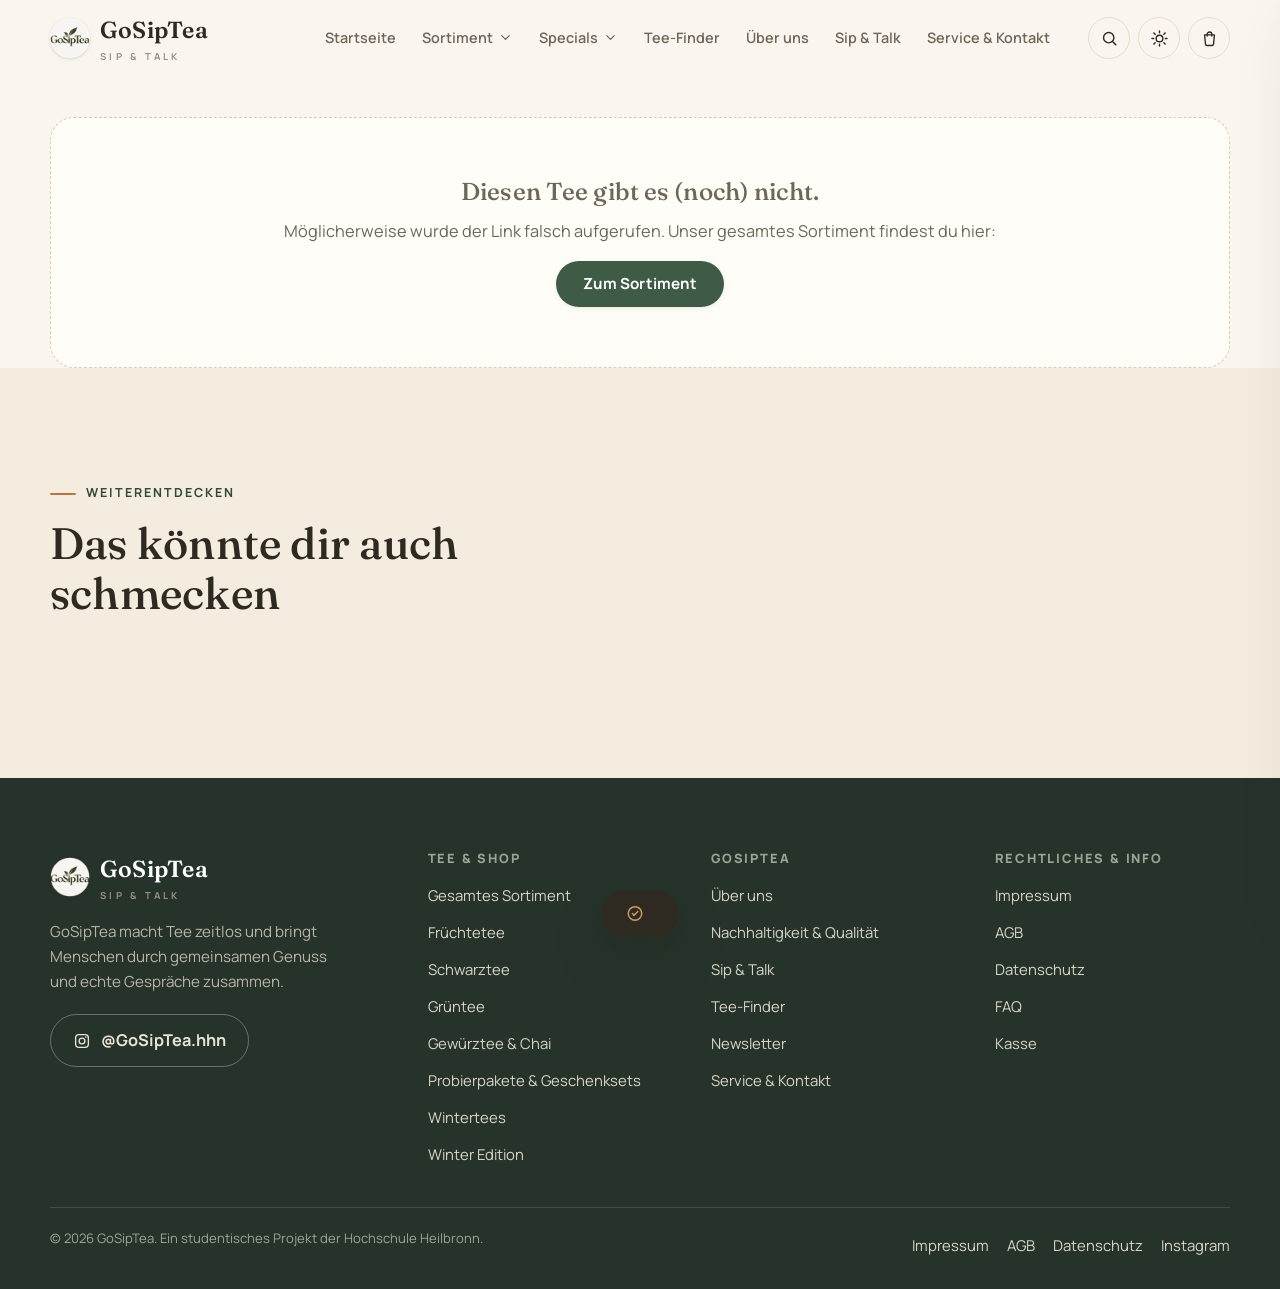
<file: produkt.html>
<!DOCTYPE html>
<html lang="de" data-theme="light">
<head>
<meta charset="UTF-8">
<meta name="viewport" content="width=device-width, initial-scale=1.0">
<title>Produkt | GoSipTea</title>
<meta name="description" content="Produktdetailseite mit Zutaten, Geschmacksprofil, Zubereitung und Herkunft. GoSipTea ist ein studentisches Projekt der Hochschule Heilbronn.">
<meta name="robots" content="index,follow">
<link rel="canonical" href="https://gamerio2904.github.io/GoSipTea/produkt.html">
<meta name="theme-color" content="#faf6ef">
<meta property="og:type" content="website">
<meta property="og:site_name" content="GoSipTea">
<meta property="og:title" content="Produkt | GoSipTea">
<meta property="og:description" content="Produktdetailseite mit Zutaten, Geschmacksprofil, Zubereitung und Herkunft. GoSipTea ist ein studentisches Projekt der Hochschule Heilbronn.">
<meta property="og:url" content="https://gamerio2904.github.io/GoSipTea/produkt.html">
<meta property="og:image" content="https://gamerio2904.github.io/GoSipTea/assets/img/og.jpg">
<meta property="og:locale" content="de_DE">
<meta name="twitter:card" content="summary_large_image">
<meta name="twitter:title" content="Produkt | GoSipTea">
<meta name="twitter:description" content="Produktdetailseite mit Zutaten, Geschmacksprofil, Zubereitung und Herkunft. GoSipTea ist ein studentisches Projekt der Hochschule Heilbronn.">
<meta name="twitter:image" content="https://gamerio2904.github.io/GoSipTea/assets/img/og.jpg">
<link rel="icon" href="assets/img/favicon.ico" sizes="any">
<link rel="icon" href="assets/img/favicon-192.png" type="image/png" sizes="192x192">
<link rel="apple-touch-icon" href="assets/img/apple-touch-icon.png">
<link rel="manifest" href="site.webmanifest">
<link rel="preconnect" href="https://fonts.googleapis.com">
<link rel="preconnect" href="https://fonts.gstatic.com" crossorigin>
<link href="https://fonts.googleapis.com/css2?family=Fraunces:ital,opsz,wght@0,9..144,300..700;1,9..144,300..700&amp;family=Manrope:wght@400..800&amp;display=swap" rel="stylesheet">
<link rel="stylesheet" href="css/styles.css?v=9">
<script type="application/ld+json">{"@context": "https://schema.org", "@type": "BreadcrumbList", "itemListElement": [{"@type": "ListItem", "position": 1, "name": "Startseite", "item": "https://gamerio2904.github.io/GoSipTea/index.html"}, {"@type": "ListItem", "position": 2, "name": "Sortiment", "item": "https://gamerio2904.github.io/GoSipTea/sortiment.html"}]}</script>
</head>
<body>
<a class="skip-link" href="#main">Zum Inhalt springen</a>
<header class="site-header"><div class="container header-inner"><a class="logo" href="index.html" aria-label="GoSipTea – Startseite"><img class="logo__mark" src="assets/img/logo.png?v=1" alt="GoSipTea Logo" width="40" height="40" loading="eager"><span>GoSipTea<small>Sip &amp; Talk</small></span></a><nav class="nav" aria-label="Hauptnavigation"><a href="index.html">Startseite</a><div class="nav__item nav__item--sub"><a href="sortiment.html" class="nav__parent" aria-haspopup="true" aria-expanded="false">Sortiment<svg class="chev" viewBox="0 0 24 24" fill="none" stroke="currentColor" stroke-width="2" stroke-linecap="round" stroke-linejoin="round" aria-hidden="true"><path d="M6 9l6 6 6-6"/></svg></a><ul class="nav__sub"><li><a href="sortiment.html">Alle Tees ansehen</a></li><li><a href="fruechtetee.html">Früchtetee entdecken</a></li><li><a href="schwarztee.html">Schwarztee entdecken</a></li><li><a href="sortiment.html?cat=kraeutertee">Kräutertee</a></li><li><a href="sortiment.html?cat=gruentee">Grüntee</a></li><li><a href="sortiment.html?cat=chai">Gewürztee &amp; Chai</a></li><li><a href="sortiment.html?cat=spezialitaeten">Tee-Spezialitäten</a></li><li><a href="sortiment.html?cat=specials">Wintertees</a></li><li><a href="sortiment.html?cat=sets">Probierpakete &amp; Geschenksets</a></li></ul></div><div class="nav__item nav__item--sub"><button type="button" class="nav__parent" aria-haspopup="true" aria-expanded="false">Specials<svg class="chev" viewBox="0 0 24 24" fill="none" stroke="currentColor" stroke-width="2" stroke-linecap="round" stroke-linejoin="round" aria-hidden="true"><path d="M6 9l6 6 6-6"/></svg></button><ul class="nav__sub"><li><a href="christmas/index.html">Winter Edition</a></li><li><a href="sortiment.html?cat=specials">Wintertees entdecken</a></li><li><a href="produkt.html?id=tee-adventskalender-2026">Tee-Adventskalender 2026</a></li><li><a href="produkt.html?id=festtags-probierpaket">Festtags-Probierpaket</a></li></ul></div><a href="index.html#tee-finder">Tee-Finder</a><a href="ueber-uns.html">Über uns</a><a href="sip-talk.html">Sip &amp; Talk</a><a href="service.html">Service &amp; Kontakt</a></nav><div class="header-actions"><div class="hdr-search" id="hdr-search"><button type="button" class="icon-btn" id="search-toggle" aria-expanded="false" aria-haspopup="true" aria-label="Suche öffnen"><svg viewBox="0 0 24 24" fill="none" stroke="currentColor" stroke-width="1.8" stroke-linecap="round" aria-hidden="true"><circle cx="11" cy="11" r="6.5"/><path d="M20 20l-4.2-4.2"/></svg></button><form class="search-form" action="sortiment.html" method="get" role="search"><label class="skip-link" for="hdr-q">Tee suchen</label><input id="hdr-q" type="search" name="q" placeholder="Tee suchen … z. B. Chai, Minze" autocomplete="off"><button type="submit" class="btn btn--primary btn--sm">Suchen</button></form></div><button type="button" class="icon-btn theme-toggle" id="theme-toggle" aria-label="Farbschema wechseln (hell/dunkel)" aria-checked="false" role="switch"><svg class="sun" viewBox="0 0 24 24" fill="none" stroke="currentColor" stroke-width="1.8" stroke-linecap="round" aria-hidden="true"><circle cx="12" cy="12" r="4.2"/><path d="M12 2.5v2.2M12 19.3v2.2M2.5 12h2.2M19.3 12h2.2M4.9 4.9l1.6 1.6M17.5 17.5l1.6 1.6M19.1 4.9l-1.6 1.6M6.5 17.5l-1.6 1.6"/></svg><svg class="moon" viewBox="0 0 24 24" fill="none" stroke="currentColor" stroke-width="1.8" stroke-linejoin="round" aria-hidden="true"><path d="M20.6 13.4A8.6 8.6 0 1 1 10.6 3.4a6.8 6.8 0 0 0 10 10z"/></svg></button><button type="button" class="icon-btn" id="cart-open" aria-label="Warenkorb öffnen"><svg viewBox="0 0 24 24" fill="none" stroke="currentColor" stroke-width="1.7" stroke-linejoin="round" aria-hidden="true"><path d="M5.8 7.5h12.4l-1.1 11.6a2 2 0 0 1-2 1.8H8.9a2 2 0 0 1-2-1.8L5.8 7.5z"/><path d="M9 9.5V6.8a3 3 0 0 1 6 0v2.7"/></svg><span class="icon-btn__badge" id="cart-count">0</span></button><button type="button" class="icon-btn burger" id="burger" aria-label="Menü öffnen" aria-expanded="false"><svg viewBox="0 0 24 24" fill="none" stroke="currentColor" stroke-width="2" stroke-linecap="round" aria-hidden="true"><path d="M4 7h16M4 12h16M4 17h10"/></svg></button></div></div></header><nav class="mobile-nav" id="mobile-nav" aria-label="Mobile Navigation"><button type="button" class="icon-btn mobile-nav__close" aria-label="Menü schließen"><svg viewBox="0 0 24 24" fill="none" stroke="currentColor" stroke-width="2" stroke-linecap="round" aria-hidden="true"><path d="M6 6l12 12M18 6L6 18"/></svg></button><form class="mobile-search" action="sortiment.html" method="get" role="search"><input type="search" name="q" placeholder="Tee suchen …" aria-label="Tee suchen"><button type="submit" class="btn btn--primary btn--sm">Suchen</button></form><ul><li><a href="index.html">Startseite</a></li><li><a href="index.html#tee-finder">Tee-Finder</a></li><li><a href="ueber-uns.html">Über uns</a></li><li><a href="nachhaltigkeit.html">Nachhaltigkeit</a></li><li><a href="sip-talk.html">Sip &amp; Talk</a></li><li><a href="service.html">Service &amp; Kontakt</a></li><li class="mnav-head">Sortiment</li><li><ul class="mnav-sub"><li><a href="sortiment.html">Alle Tees ansehen</a></li><li><a href="fruechtetee.html">Früchtetee entdecken</a></li><li><a href="schwarztee.html">Schwarztee entdecken</a></li><li><a href="sortiment.html?cat=kraeutertee">Kräutertee</a></li><li><a href="sortiment.html?cat=gruentee">Grüntee</a></li><li><a href="sortiment.html?cat=chai">Gewürztee &amp; Chai</a></li><li><a href="sortiment.html?cat=spezialitaeten">Tee-Spezialitäten</a></li><li><a href="sortiment.html?cat=specials">Wintertees</a></li><li><a href="sortiment.html?cat=sets">Probierpakete &amp; Geschenksets</a></li></ul></li><li class="mnav-head">Specials</li><li><ul class="mnav-sub"><li><a href="christmas/index.html">Winter Edition</a></li><li><a href="sortiment.html?cat=specials">Wintertees entdecken</a></li><li><a href="produkt.html?id=tee-adventskalender-2026">Tee-Adventskalender 2026</a></li><li><a href="produkt.html?id=festtags-probierpaket">Festtags-Probierpaket</a></li></ul></li></ul></nav>
<main id="main">
<div id="detail-root"><div class="container"><nav class="container" aria-label="Brotkrumen"><ol class="breadcrumb" style="display:flex;gap:8px;list-style:none"><li><a href="index.html">Startseite</a></li><li aria-hidden="true"><svg viewBox="0 0 24 24" fill="none" stroke="currentColor" stroke-width="2" stroke-linecap="round" aria-hidden="true"><path d="M9 5l7 7-7 7"/></svg></li><li><a href="sortiment.html">Sortiment</a></li><li aria-hidden="true"><svg viewBox="0 0 24 24" fill="none" stroke="currentColor" stroke-width="2" stroke-linecap="round" aria-hidden="true"><path d="M9 5l7 7-7 7"/></svg></li><li><span aria-current="page">Produkt</span></li></ol></nav></div><section class="section section--tight"><div class="container"><div class="detail"><div class="detail__media reveal is-in"><img id="detail-img" src="assets/img/teas/berry-balance.jpg" alt="Produktbild wird geladen" width="880" height="880"><span id="detail-badge" class="p-card__badge p-card__badge--accent" hidden style="position:absolute;top:16px;left:16px"></span><div class="detail-thumbs" id="detail-thumbs" aria-label="Bildansichten"><button type="button" class="detail-thumb detail-thumb--a is-active" aria-label="Ansicht 1 anzeigen"><img src="assets/img/teas/berry-balance.jpg" alt="Ansicht 1"></button><button type="button" class="detail-thumb detail-thumb--b" aria-label="Ansicht 2 anzeigen" hidden><img src="assets/img/teas2/berry-balance.jpg" alt="Ansicht 2"></button></div></div><div><span class="detail__cat" id="detail-cat"></span><h1 id="detail-name"></h1><p class="detail__notes" id="detail-notes"></p><div class="detail__price-row"><span class="detail__price" id="detail-price"></span><span class="detail__size" id="detail-size"></span></div><div class="p-card__tags" id="detail-tags" style="margin-bottom:8px"></div><div class="detail__spec"><div class="spec-card"><span>Intensität</span><div id="spec-intensity-dots" style="margin:6px 0 2px"></div><b id="spec-intensity"></b></div><div class="spec-card"><span>Koffein</span><b id="spec-caffeine" style="margin-top:12px"></b></div><div class="spec-card"><span>Kategorie</span><b id="spec-cat" style="margin-top:12px"></b></div></div><p id="detail-desc"></p><div class="detail__cta"><button type="button" class="btn btn--primary" id="detail-add" data-add="">In den Warenkorb <svg viewBox="0 0 24 24" fill="none" stroke="currentColor" stroke-width="2" stroke-linecap="round" aria-hidden="true"><path d="M12 5v14M5 12h14"/></svg></button><a class="btn btn--ghost" href="index.html#tee-finder">Passender Tee? Tee-Finder</a></div><div class="detail__trust" id="detail-cert"></div><div class="acc"><div class="acc__item"><button type="button" class="acc__btn" aria-expanded="true">Zutaten<svg viewBox="0 0 24 24" fill="none" stroke="currentColor" stroke-width="2" stroke-linecap="round"><path d="M12 5v14M5 12h14"/></svg></button><div class="acc__panel is-open" id="acc-ingredients"></div></div><div class="acc__item"><button type="button" class="acc__btn" aria-expanded="false">Zubereitung<svg viewBox="0 0 24 24" fill="none" stroke="currentColor" stroke-width="2" stroke-linecap="round"><path d="M12 5v14M5 12h14"/></svg></button><div class="acc__panel" id="acc-brew"></div></div><div class="acc__item"><button type="button" class="acc__btn" aria-expanded="false">Herkunft &amp; Qualität<svg viewBox="0 0 24 24" fill="none" stroke="currentColor" stroke-width="2" stroke-linecap="round"><path d="M12 5v14M5 12h14"/></svg></button><div class="acc__panel" id="acc-origin"></div></div></div></div></div></div></section></div><div id="detail-fallback" hidden><div class="container"><div class="no-results" style="margin-top:40px"><h2>Diesen Tee gibt es (noch) nicht.</h2><p>Möglicherweise wurde der Link falsch aufgerufen. Unser gesamtes Sortiment findest du hier:</p><a class="btn btn--primary" href="sortiment.html">Zum Sortiment</a></div></div></div><section class="section section--alt"><div class="container"><div class="sec-head"><p class="eyebrow">Weiterentdecken</p><h2 class="sec-title">Das könnte dir auch schmecken</h2></div><div class="p-grid" id="related-grid"></div></div></section>
</main>
<footer class="footer"><div class="container"><div class="footer__grid"><div><a class="logo" href="index.html"><img class="logo__mark" src="assets/img/logo.png?v=1" alt="GoSipTea Logo" width="40" height="40" loading="eager"><span>GoSipTea<small>Sip &amp; Talk</small></span></a><p class="footer__claim">GoSipTea macht Tee zeitlos und bringt Menschen durch gemeinsamen Genuss und echte Gespräche zusammen.</p><a class="insta-handle" href="https://www.instagram.com/gosiptea.hhn" target="_blank" rel="noopener"><svg viewBox="0 0 24 24" fill="none" stroke="currentColor" stroke-width="1.8" stroke-linecap="round" aria-hidden="true"><rect x="3.5" y="3.5" width="17" height="17" rx="4.5"/><circle cx="12" cy="12" r="3.8"/><circle cx="17.2" cy="6.8" r="1.1" fill="currentColor" stroke="none"/></svg>@GoSipTea.hhn</a></div><div><h4>Tee &amp; Shop</h4><ul><li><a href="sortiment.html">Gesamtes Sortiment</a></li><li><a href="fruechtetee.html">Früchtetee</a></li><li><a href="schwarztee.html">Schwarztee</a></li><li><a href="sortiment.html?cat=gruentee">Grüntee</a></li><li><a href="sortiment.html?cat=chai">Gewürztee &amp; Chai</a></li><li><a href="sortiment.html?cat=sets">Probierpakete &amp; Geschenksets</a></li><li><a href="sortiment.html?cat=specials">Wintertees</a></li><li><a href="christmas/index.html">Winter Edition</a></li></ul></div><div><h4>GoSipTea</h4><ul><li><a href="ueber-uns.html">Über uns</a></li><li><a href="nachhaltigkeit.html">Nachhaltigkeit &amp; Qualität</a></li><li><a href="sip-talk.html">Sip &amp; Talk</a></li><li><a href="index.html#tee-finder">Tee-Finder</a></li><li><a href="index.html#newsletter">Newsletter</a></li><li><a href="service.html">Service &amp; Kontakt</a></li></ul></div><div><h4>Rechtliches &amp; Info</h4><ul><li><a href="impressum.html">Impressum</a></li><li><a href="agb.html">AGB</a></li><li><a href="datenschutz.html">Datenschutz</a></li><li><a href="service.html#faq">FAQ</a></li><li><a href="kasse.html">Kasse</a></li></ul></div></div><div class="footer__bottom"><p>© <span id="year">2026</span> GoSipTea. Ein studentisches Projekt der Hochschule Heilbronn.</p><ul><li><a href="impressum.html">Impressum</a></li><li><a href="agb.html">AGB</a></li><li><a href="datenschutz.html">Datenschutz</a></li><li><a href="https://www.instagram.com/gosiptea.hhn" target="_blank" rel="noopener">Instagram</a></li></ul></div></div></footer>
<div class="cart-overlay" id="cart-overlay"></div><aside class="cart-drawer" id="cart-drawer" aria-hidden="true" aria-label="Warenkorb"><div class="cart-drawer__head"><h2>Dein Warenkorb</h2><button type="button" class="icon-btn cart-drawer__close" aria-label="Warenkorb schließen"><svg viewBox="0 0 24 24" fill="none" stroke="currentColor" stroke-width="2" stroke-linecap="round" aria-hidden="true"><path d="M6 6l12 12M18 6L6 18"/></svg></button></div><div class="cart-drawer__body" id="cart-lines"></div><div class="cart-drawer__foot"><div class="cart-sum"><span>Zwischensumme</span><b id="cart-subtotal">0 €</b></div><p class="cart-note" id="cart-shipping-note">Versand: kostenlos ab 30 €.</p><div class="cart-sum"><span>Gesamt</span><b id="cart-total" style="font-family:var(--font-display);font-size:1.25rem;font-weight:600">0 €</b></div><button type="button" class="btn btn--primary btn--block" id="cart-checkout">Zur Kasse</button></div></aside><button type="button" class="to-top" id="to-top" aria-label="Nach oben scrollen"><svg viewBox="0 0 24 24" fill="none" stroke="currentColor" stroke-width="2.2" stroke-linecap="round" stroke-linejoin="round" aria-hidden="true"><path d="M12 19V5M6 11l6-6 6 6"/></svg></button><div class="toast" id="toast" role="status" aria-live="polite"><svg viewBox="0 0 24 24" fill="none" stroke="currentColor" stroke-width="2" stroke-linecap="round" stroke-linejoin="round" aria-hidden="true"><circle cx="12" cy="12" r="9"/><path d="M8.5 12.2l2.4 2.4 4.8-5"/></svg><span></span></div>
<script src="js/products.js?v=9" defer></script>
<script src="js/main.js?v=9" defer></script>
<script src="js/cart.js?v=9" defer></script>
<script src="js/shop.js?v=9" defer></script>
<script src="js/tea-finder.js?v=9" defer></script>
</body>
</html>
</file>
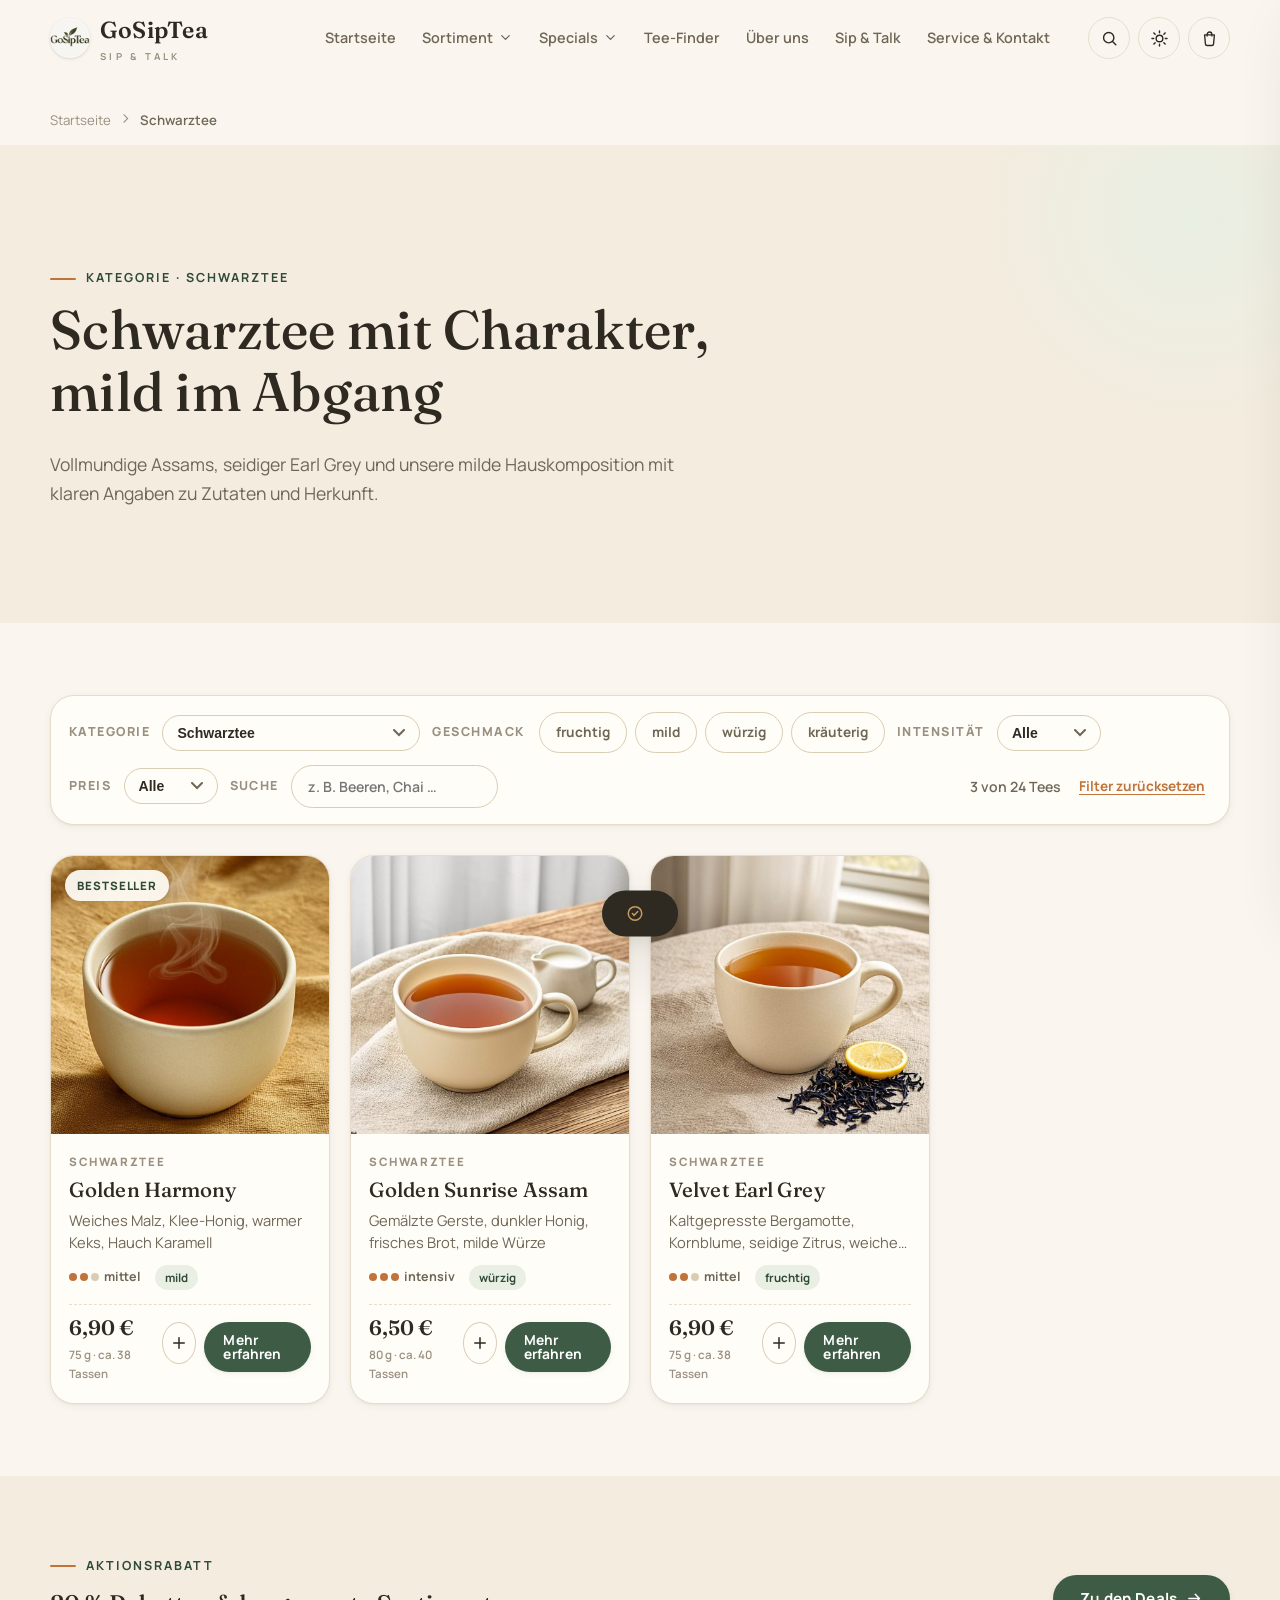
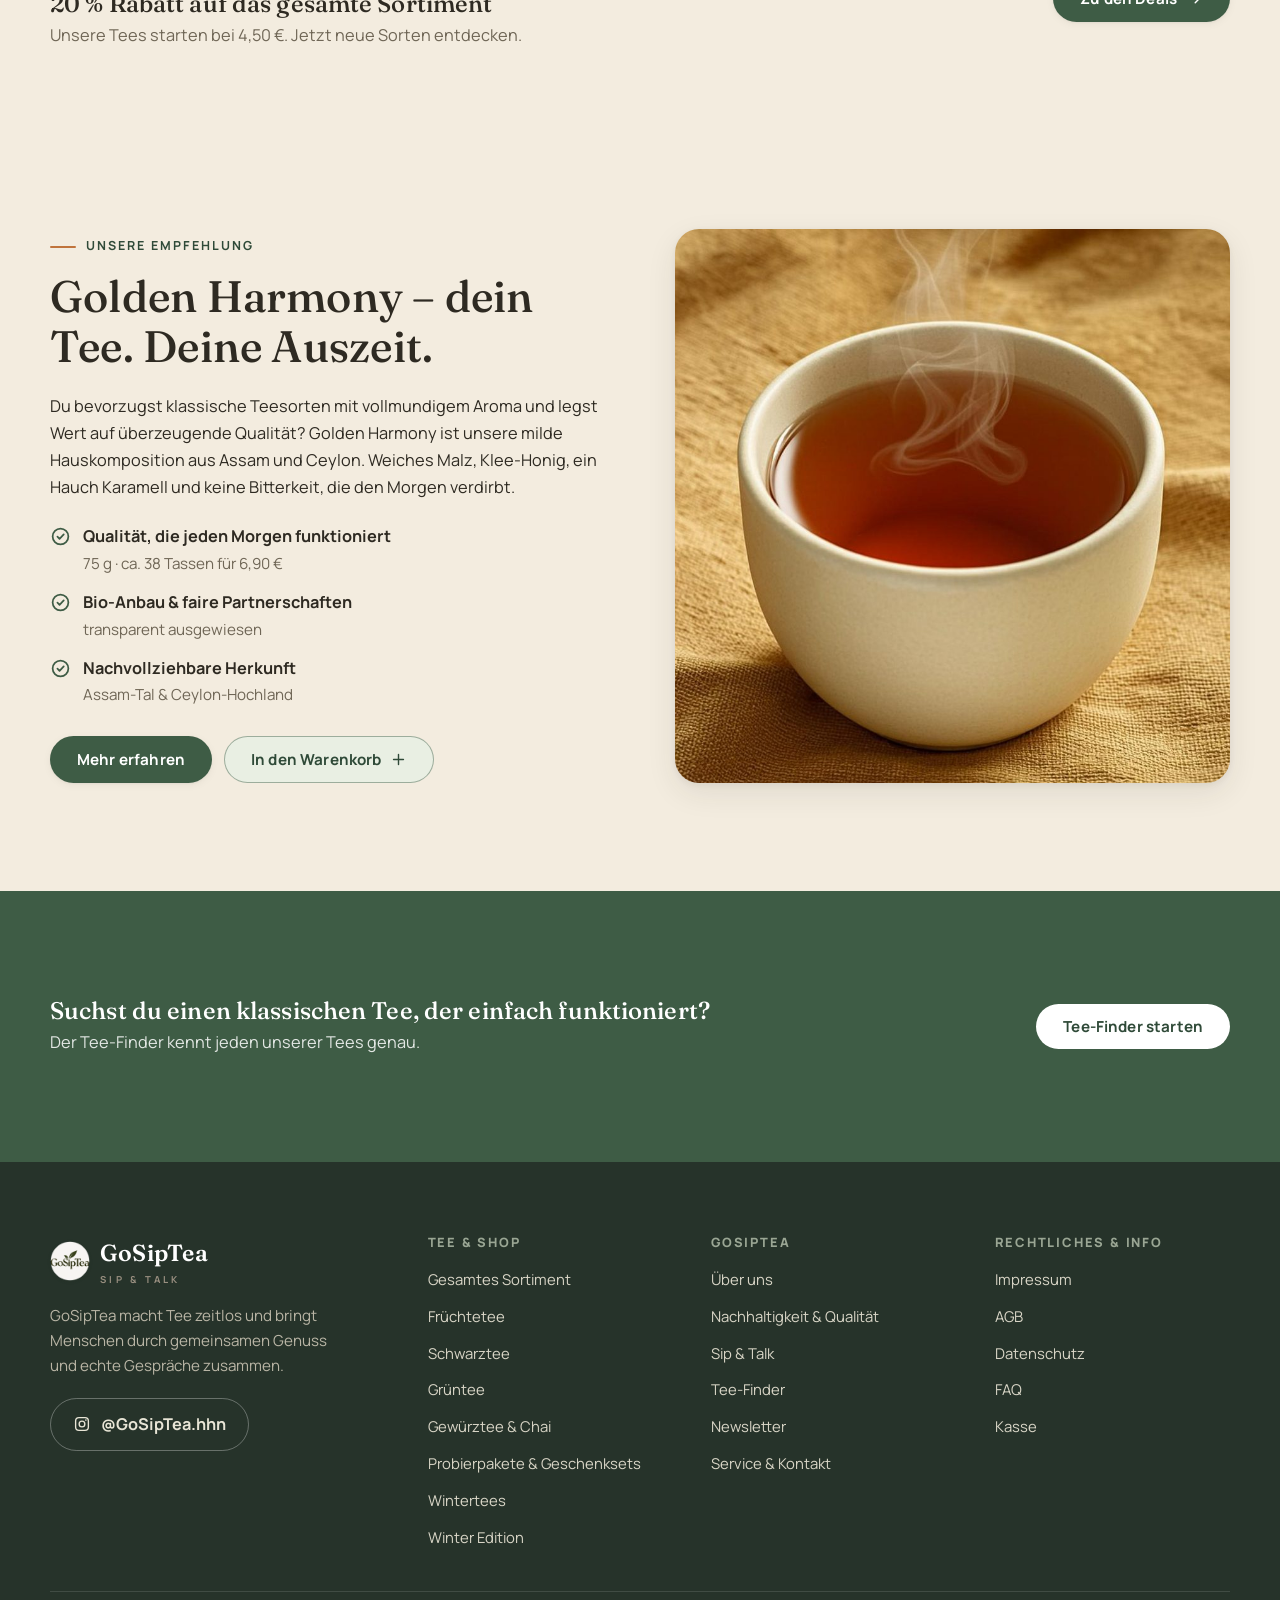
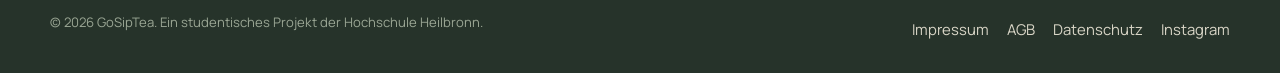
<file: schwarztee.html>
<!DOCTYPE html>
<html lang="de" data-theme="light">
<head>
<meta charset="UTF-8">
<meta name="viewport" content="width=device-width, initial-scale=1.0">
<title>Schwarztee online entdecken – klassische Tees mit Bio & Fairtrade | GoSipTea</title>
<meta name="description" content="Klassische Schwarztees von GoSipTea: Golden Harmony & Co. – vollmundig, mild im Abgang, mit klaren Bio-, Fairtrade- und Herkunftsangaben. Jetzt Tee-Finder nutzen.">
<meta name="robots" content="index,follow">
<link rel="canonical" href="https://gamerio2904.github.io/GoSipTea/schwarztee.html">
<meta name="theme-color" content="#faf6ef">
<meta property="og:type" content="website">
<meta property="og:site_name" content="GoSipTea">
<meta property="og:title" content="Schwarztee online entdecken – klassische Tees mit Bio & Fairtrade | GoSipTea">
<meta property="og:description" content="Klassische Schwarztees von GoSipTea: Golden Harmony & Co. – vollmundig, mild im Abgang, mit klaren Bio-, Fairtrade- und Herkunftsangaben. Jetzt Tee-Finder nutzen.">
<meta property="og:url" content="https://gamerio2904.github.io/GoSipTea/schwarztee.html">
<meta property="og:image" content="https://gamerio2904.github.io/GoSipTea/assets/img/og.jpg">
<meta property="og:locale" content="de_DE">
<meta name="twitter:card" content="summary_large_image">
<meta name="twitter:title" content="Schwarztee online entdecken – klassische Tees mit Bio & Fairtrade | GoSipTea">
<meta name="twitter:description" content="Klassische Schwarztees von GoSipTea: Golden Harmony & Co. – vollmundig, mild im Abgang, mit klaren Bio-, Fairtrade- und Herkunftsangaben. Jetzt Tee-Finder nutzen.">
<meta name="twitter:image" content="https://gamerio2904.github.io/GoSipTea/assets/img/og.jpg">
<link rel="icon" href="assets/img/favicon.ico" sizes="any">
<link rel="icon" href="assets/img/favicon-192.png" type="image/png" sizes="192x192">
<link rel="apple-touch-icon" href="assets/img/apple-touch-icon.png">
<link rel="manifest" href="site.webmanifest">
<link rel="preconnect" href="https://fonts.googleapis.com">
<link rel="preconnect" href="https://fonts.gstatic.com" crossorigin>
<link href="https://fonts.googleapis.com/css2?family=Fraunces:ital,opsz,wght@0,9..144,300..700;1,9..144,300..700&amp;family=Manrope:wght@400..800&amp;display=swap" rel="stylesheet">
<link rel="stylesheet" href="css/styles.css?v=9">
<script type="application/ld+json">{"@context": "https://schema.org", "@type": "ItemList", "name": "Schwarztee von GoSipTea", "itemListElement": [{"@type": "ListItem", "position": 1, "name": "Golden Harmony", "url": "https://gamerio2904.github.io/GoSipTea/produkt.html?id=golden-harmony"}, {"@type": "ListItem", "position": 2, "name": "Golden Sunrise Assam", "url": "https://gamerio2904.github.io/GoSipTea/produkt.html?id=golden-sunrise"}, {"@type": "ListItem", "position": 3, "name": "Velvet Earl Grey", "url": "https://gamerio2904.github.io/GoSipTea/produkt.html?id=velvet-earl-grey"}]}</script>
</head>
<body>
<a class="skip-link" href="#main">Zum Inhalt springen</a>
<header class="site-header"><div class="container header-inner"><a class="logo" href="index.html" aria-label="GoSipTea – Startseite"><img class="logo__mark" src="assets/img/logo.png?v=1" alt="GoSipTea Logo" width="40" height="40" loading="eager"><span>GoSipTea<small>Sip &amp; Talk</small></span></a><nav class="nav" aria-label="Hauptnavigation"><a href="index.html">Startseite</a><div class="nav__item nav__item--sub"><a href="sortiment.html" class="nav__parent" aria-haspopup="true" aria-expanded="false">Sortiment<svg class="chev" viewBox="0 0 24 24" fill="none" stroke="currentColor" stroke-width="2" stroke-linecap="round" stroke-linejoin="round" aria-hidden="true"><path d="M6 9l6 6 6-6"/></svg></a><ul class="nav__sub"><li><a href="sortiment.html">Alle Tees ansehen</a></li><li><a href="fruechtetee.html">Früchtetee entdecken</a></li><li><a href="schwarztee.html">Schwarztee entdecken</a></li><li><a href="sortiment.html?cat=kraeutertee">Kräutertee</a></li><li><a href="sortiment.html?cat=gruentee">Grüntee</a></li><li><a href="sortiment.html?cat=chai">Gewürztee &amp; Chai</a></li><li><a href="sortiment.html?cat=spezialitaeten">Tee-Spezialitäten</a></li><li><a href="sortiment.html?cat=specials">Wintertees</a></li><li><a href="sortiment.html?cat=sets">Probierpakete &amp; Geschenksets</a></li></ul></div><div class="nav__item nav__item--sub"><button type="button" class="nav__parent" aria-haspopup="true" aria-expanded="false">Specials<svg class="chev" viewBox="0 0 24 24" fill="none" stroke="currentColor" stroke-width="2" stroke-linecap="round" stroke-linejoin="round" aria-hidden="true"><path d="M6 9l6 6 6-6"/></svg></button><ul class="nav__sub"><li><a href="christmas/index.html">Winter Edition</a></li><li><a href="sortiment.html?cat=specials">Wintertees entdecken</a></li><li><a href="produkt.html?id=tee-adventskalender-2026">Tee-Adventskalender 2026</a></li><li><a href="produkt.html?id=festtags-probierpaket">Festtags-Probierpaket</a></li></ul></div><a href="index.html#tee-finder">Tee-Finder</a><a href="ueber-uns.html">Über uns</a><a href="sip-talk.html">Sip &amp; Talk</a><a href="service.html">Service &amp; Kontakt</a></nav><div class="header-actions"><div class="hdr-search" id="hdr-search"><button type="button" class="icon-btn" id="search-toggle" aria-expanded="false" aria-haspopup="true" aria-label="Suche öffnen"><svg viewBox="0 0 24 24" fill="none" stroke="currentColor" stroke-width="1.8" stroke-linecap="round" aria-hidden="true"><circle cx="11" cy="11" r="6.5"/><path d="M20 20l-4.2-4.2"/></svg></button><form class="search-form" action="sortiment.html" method="get" role="search"><label class="skip-link" for="hdr-q">Tee suchen</label><input id="hdr-q" type="search" name="q" placeholder="Tee suchen … z. B. Chai, Minze" autocomplete="off"><button type="submit" class="btn btn--primary btn--sm">Suchen</button></form></div><button type="button" class="icon-btn theme-toggle" id="theme-toggle" aria-label="Farbschema wechseln (hell/dunkel)" aria-checked="false" role="switch"><svg class="sun" viewBox="0 0 24 24" fill="none" stroke="currentColor" stroke-width="1.8" stroke-linecap="round" aria-hidden="true"><circle cx="12" cy="12" r="4.2"/><path d="M12 2.5v2.2M12 19.3v2.2M2.5 12h2.2M19.3 12h2.2M4.9 4.9l1.6 1.6M17.5 17.5l1.6 1.6M19.1 4.9l-1.6 1.6M6.5 17.5l-1.6 1.6"/></svg><svg class="moon" viewBox="0 0 24 24" fill="none" stroke="currentColor" stroke-width="1.8" stroke-linejoin="round" aria-hidden="true"><path d="M20.6 13.4A8.6 8.6 0 1 1 10.6 3.4a6.8 6.8 0 0 0 10 10z"/></svg></button><button type="button" class="icon-btn" id="cart-open" aria-label="Warenkorb öffnen"><svg viewBox="0 0 24 24" fill="none" stroke="currentColor" stroke-width="1.7" stroke-linejoin="round" aria-hidden="true"><path d="M5.8 7.5h12.4l-1.1 11.6a2 2 0 0 1-2 1.8H8.9a2 2 0 0 1-2-1.8L5.8 7.5z"/><path d="M9 9.5V6.8a3 3 0 0 1 6 0v2.7"/></svg><span class="icon-btn__badge" id="cart-count">0</span></button><button type="button" class="icon-btn burger" id="burger" aria-label="Menü öffnen" aria-expanded="false"><svg viewBox="0 0 24 24" fill="none" stroke="currentColor" stroke-width="2" stroke-linecap="round" aria-hidden="true"><path d="M4 7h16M4 12h16M4 17h10"/></svg></button></div></div></header><nav class="mobile-nav" id="mobile-nav" aria-label="Mobile Navigation"><button type="button" class="icon-btn mobile-nav__close" aria-label="Menü schließen"><svg viewBox="0 0 24 24" fill="none" stroke="currentColor" stroke-width="2" stroke-linecap="round" aria-hidden="true"><path d="M6 6l12 12M18 6L6 18"/></svg></button><form class="mobile-search" action="sortiment.html" method="get" role="search"><input type="search" name="q" placeholder="Tee suchen …" aria-label="Tee suchen"><button type="submit" class="btn btn--primary btn--sm">Suchen</button></form><ul><li><a href="index.html">Startseite</a></li><li><a href="index.html#tee-finder">Tee-Finder</a></li><li><a href="ueber-uns.html">Über uns</a></li><li><a href="nachhaltigkeit.html">Nachhaltigkeit</a></li><li><a href="sip-talk.html">Sip &amp; Talk</a></li><li><a href="service.html">Service &amp; Kontakt</a></li><li class="mnav-head">Sortiment</li><li><ul class="mnav-sub"><li><a href="sortiment.html">Alle Tees ansehen</a></li><li><a href="fruechtetee.html">Früchtetee entdecken</a></li><li><a href="schwarztee.html">Schwarztee entdecken</a></li><li><a href="sortiment.html?cat=kraeutertee">Kräutertee</a></li><li><a href="sortiment.html?cat=gruentee">Grüntee</a></li><li><a href="sortiment.html?cat=chai">Gewürztee &amp; Chai</a></li><li><a href="sortiment.html?cat=spezialitaeten">Tee-Spezialitäten</a></li><li><a href="sortiment.html?cat=specials">Wintertees</a></li><li><a href="sortiment.html?cat=sets">Probierpakete &amp; Geschenksets</a></li></ul></li><li class="mnav-head">Specials</li><li><ul class="mnav-sub"><li><a href="christmas/index.html">Winter Edition</a></li><li><a href="sortiment.html?cat=specials">Wintertees entdecken</a></li><li><a href="produkt.html?id=tee-adventskalender-2026">Tee-Adventskalender 2026</a></li><li><a href="produkt.html?id=festtags-probierpaket">Festtags-Probierpaket</a></li></ul></li></ul></nav>
<main id="main">
<script>window.GST_PRESET_CAT = "schwarztee";</script><nav class="container" aria-label="Brotkrumen"><ol class="breadcrumb" style="display:flex;gap:8px;list-style:none"><li><a href="index.html">Startseite</a></li><li aria-hidden="true"><svg viewBox="0 0 24 24" fill="none" stroke="currentColor" stroke-width="2" stroke-linecap="round" aria-hidden="true"><path d="M9 5l7 7-7 7"/></svg></li><li><span aria-current="page">Schwarztee</span></li></ol></nav><section class="page-hero"><div class="container"><p class="eyebrow">Kategorie · Schwarztee</p><h1>Schwarztee mit Charakter, mild im Abgang</h1><p class="lead">Vollmundige Assams, seidiger Earl Grey und unsere milde Hauskomposition mit klaren Angaben zu Zutaten und Herkunft.</p></div></section><section class="section section--tight"><div class="container"><div class="filterbar" id="filterbar"><div class="filterbar__group"><label class="filterbar__label" for="filter-cat">Kategorie</label><select id="filter-cat" aria-label="Nach Kategorie filtern"><option value="">Alle Kategorien</option><option value="fruechtetee">Früchtetee</option><option value="kraeutertee">Kräutertee</option><option value="schwarztee">Schwarztee</option><option value="gruentee">Grüntee</option><option value="chai">Gewürztee & Chai</option><option value="spezialitaeten">Tee-Spezialitäten</option><option value="specials">Specials</option><option value="sets">Probierpakete & Geschenksets</option><option value="teebomben">TeeBomben</option></select></div><span class="filterbar__label">Geschmack</span><div class="chip-row"><button type="button" class="chip" data-kind="taste" data-val="fruchtig">fruchtig</button><button type="button" class="chip" data-kind="taste" data-val="mild">mild</button><button type="button" class="chip" data-kind="taste" data-val="würzig">würzig</button><button type="button" class="chip" data-kind="taste" data-val="kräuterig">kräuterig</button></div><div class="filterbar__group"><span class="filterbar__label">Intensität</span><select id="filter-intensity" aria-label="Nach Geschmacksintensität filtern"><option value="">Alle</option><option value="1">Sanft</option><option value="2">Mittel</option><option value="3">Intensiv</option></select></div><div class="filterbar__group"><span class="filterbar__label">Preis</span><select id="filter-price" aria-label="Nach Preis filtern"><option value="">Alle</option><option value="a">bis 6 €</option><option value="b">6–9 €</option><option value="c">ab 9 €</option></select></div><div class="filterbar__group"><label class="filterbar__label" for="filter-search">Suche</label><input id="filter-search" type="search" placeholder="z. B. Beeren, Chai …" style="padding:9px 16px;border-radius:999px;border:1.5px solid var(--line-strong);background:transparent;color:var(--ink);font:inherit;font-weight:600;font-size:.88rem"></div><span class="filter-count" id="filter-count"></span><button type="button" class="filter-reset" id="filter-reset">Filter zurücksetzen</button></div><div class="p-grid" id="sortiment-grid"></div><div class="no-results" id="no-results" hidden><h3>Kein Tee gefunden</h3><p>Für diese Kombination haben wir aktuell keinen Tee. Probier es mit weniger Filtern oder lass den Tee-Finder für dich suchen.</p><a class="btn btn--primary btn--sm" href="index.html#tee-finder">Tee-Finder öffnen</a></div></div></section><section class="section--tight" style="background:var(--bg-alt)"><div class="container" style="display:flex;flex-wrap:wrap;align-items:center;justify-content:space-between;gap:16px"><div><p class="eyebrow">Aktionsrabatt</p><h2 style="font-size:1.5rem;margin-bottom:4px">20 % Rabatt auf das gesamte Sortiment</h2><p style="color:var(--ink-soft);margin:0">Unsere Tees starten bei 4,50 €. Jetzt neue Sorten entdecken.</p></div><a class="btn btn--primary" href="index.html#deals">Zu den Deals <svg viewBox="0 0 24 24" fill="none" stroke="currentColor" stroke-width="2" stroke-linecap="round" stroke-linejoin="round" aria-hidden="true"><path d="M4 12h15M13 6l6 6-6 6"/></svg></a></div></section><section class="section section--alt"><div class="container split split--rev"><div class="split__media reveal"><div class="split__media-frame"><img src="assets/img/teas/golden-harmony.jpg" alt="Golden Harmony – klassischer Schwarztee von GoSipTea" loading="lazy"></div></div><div class="reveal reveal-d1"><p class="eyebrow">Unsere Empfehlung</p><h2 class="sec-title">Golden Harmony – dein Tee. Deine Auszeit.</h2><p>Du bevorzugst klassische Teesorten mit vollmundigem Aroma und legst Wert auf überzeugende Qualität? Golden Harmony ist unsere milde Hauskomposition aus Assam und Ceylon. Weiches Malz, Klee-Honig, ein Hauch Karamell und keine Bitterkeit, die den Morgen verdirbt.</p><ul class="checklist"><li><svg viewBox="0 0 24 24" fill="none" stroke="currentColor" stroke-width="2" stroke-linecap="round" stroke-linejoin="round" aria-hidden="true"><circle cx="12" cy="12" r="9"/><path d="M8.5 12.2l2.4 2.4 4.8-5"/></svg><div><b>Qualität, die jeden Morgen funktioniert</b><span>75 g · ca. 38 Tassen für 6,90 €</span></div></li><li><svg viewBox="0 0 24 24" fill="none" stroke="currentColor" stroke-width="2" stroke-linecap="round" stroke-linejoin="round" aria-hidden="true"><circle cx="12" cy="12" r="9"/><path d="M8.5 12.2l2.4 2.4 4.8-5"/></svg><div><b>Bio-Anbau &amp; faire Partnerschaften</b><span>transparent ausgewiesen</span></div></li><li><svg viewBox="0 0 24 24" fill="none" stroke="currentColor" stroke-width="2" stroke-linecap="round" stroke-linejoin="round" aria-hidden="true"><circle cx="12" cy="12" r="9"/><path d="M8.5 12.2l2.4 2.4 4.8-5"/></svg><div><b>Nachvollziehbare Herkunft</b><span>Assam-Tal &amp; Ceylon-Hochland</span></div></li></ul><div style="display:flex;gap:12px;flex-wrap:wrap"><a class="btn btn--primary" href="produkt.html?id=golden-harmony">Mehr erfahren</a><button type="button" class="btn btn--ghost" data-add="golden-harmony">In den Warenkorb <svg viewBox="0 0 24 24" fill="none" stroke="currentColor" stroke-width="2" stroke-linecap="round" aria-hidden="true"><path d="M12 5v14M5 12h14"/></svg></button></div></div></div></section><section class="section--tight" style="background:var(--brand);color:#fff"><div class="container" style="display:flex;flex-wrap:wrap;align-items:center;justify-content:space-between;gap:16px;padding:34px 0"><div><h2 style="color:#fff;font-size:1.5rem;margin-bottom:4px">Suchst du einen klassischen Tee, der einfach funktioniert?</h2><p style="color:rgba(255,255,255,.85);margin:0">Der Tee-Finder kennt jeden unserer Tees genau.</p></div><a class="btn btn--light" href="index.html#tee-finder">Tee-Finder starten</a></div></section>
</main>
<footer class="footer"><div class="container"><div class="footer__grid"><div><a class="logo" href="index.html"><img class="logo__mark" src="assets/img/logo.png?v=1" alt="GoSipTea Logo" width="40" height="40" loading="eager"><span>GoSipTea<small>Sip &amp; Talk</small></span></a><p class="footer__claim">GoSipTea macht Tee zeitlos und bringt Menschen durch gemeinsamen Genuss und echte Gespräche zusammen.</p><a class="insta-handle" href="https://www.instagram.com/gosiptea.hhn" target="_blank" rel="noopener"><svg viewBox="0 0 24 24" fill="none" stroke="currentColor" stroke-width="1.8" stroke-linecap="round" aria-hidden="true"><rect x="3.5" y="3.5" width="17" height="17" rx="4.5"/><circle cx="12" cy="12" r="3.8"/><circle cx="17.2" cy="6.8" r="1.1" fill="currentColor" stroke="none"/></svg>@GoSipTea.hhn</a></div><div><h4>Tee &amp; Shop</h4><ul><li><a href="sortiment.html">Gesamtes Sortiment</a></li><li><a href="fruechtetee.html">Früchtetee</a></li><li><a href="schwarztee.html">Schwarztee</a></li><li><a href="sortiment.html?cat=gruentee">Grüntee</a></li><li><a href="sortiment.html?cat=chai">Gewürztee &amp; Chai</a></li><li><a href="sortiment.html?cat=sets">Probierpakete &amp; Geschenksets</a></li><li><a href="sortiment.html?cat=specials">Wintertees</a></li><li><a href="christmas/index.html">Winter Edition</a></li></ul></div><div><h4>GoSipTea</h4><ul><li><a href="ueber-uns.html">Über uns</a></li><li><a href="nachhaltigkeit.html">Nachhaltigkeit &amp; Qualität</a></li><li><a href="sip-talk.html">Sip &amp; Talk</a></li><li><a href="index.html#tee-finder">Tee-Finder</a></li><li><a href="index.html#newsletter">Newsletter</a></li><li><a href="service.html">Service &amp; Kontakt</a></li></ul></div><div><h4>Rechtliches &amp; Info</h4><ul><li><a href="impressum.html">Impressum</a></li><li><a href="agb.html">AGB</a></li><li><a href="datenschutz.html">Datenschutz</a></li><li><a href="service.html#faq">FAQ</a></li><li><a href="kasse.html">Kasse</a></li></ul></div></div><div class="footer__bottom"><p>© <span id="year">2026</span> GoSipTea. Ein studentisches Projekt der Hochschule Heilbronn.</p><ul><li><a href="impressum.html">Impressum</a></li><li><a href="agb.html">AGB</a></li><li><a href="datenschutz.html">Datenschutz</a></li><li><a href="https://www.instagram.com/gosiptea.hhn" target="_blank" rel="noopener">Instagram</a></li></ul></div></div></footer>
<div class="cart-overlay" id="cart-overlay"></div><aside class="cart-drawer" id="cart-drawer" aria-hidden="true" aria-label="Warenkorb"><div class="cart-drawer__head"><h2>Dein Warenkorb</h2><button type="button" class="icon-btn cart-drawer__close" aria-label="Warenkorb schließen"><svg viewBox="0 0 24 24" fill="none" stroke="currentColor" stroke-width="2" stroke-linecap="round" aria-hidden="true"><path d="M6 6l12 12M18 6L6 18"/></svg></button></div><div class="cart-drawer__body" id="cart-lines"></div><div class="cart-drawer__foot"><div class="cart-sum"><span>Zwischensumme</span><b id="cart-subtotal">0 €</b></div><p class="cart-note" id="cart-shipping-note">Versand: kostenlos ab 30 €.</p><div class="cart-sum"><span>Gesamt</span><b id="cart-total" style="font-family:var(--font-display);font-size:1.25rem;font-weight:600">0 €</b></div><button type="button" class="btn btn--primary btn--block" id="cart-checkout">Zur Kasse</button></div></aside><button type="button" class="to-top" id="to-top" aria-label="Nach oben scrollen"><svg viewBox="0 0 24 24" fill="none" stroke="currentColor" stroke-width="2.2" stroke-linecap="round" stroke-linejoin="round" aria-hidden="true"><path d="M12 19V5M6 11l6-6 6 6"/></svg></button><div class="toast" id="toast" role="status" aria-live="polite"><svg viewBox="0 0 24 24" fill="none" stroke="currentColor" stroke-width="2" stroke-linecap="round" stroke-linejoin="round" aria-hidden="true"><circle cx="12" cy="12" r="9"/><path d="M8.5 12.2l2.4 2.4 4.8-5"/></svg><span></span></div>
<script src="js/products.js?v=9" defer></script>
<script src="js/main.js?v=9" defer></script>
<script src="js/cart.js?v=9" defer></script>
<script src="js/shop.js?v=9" defer></script>
<script src="js/tea-finder.js?v=9" defer></script>
</body>
</html>
</file>
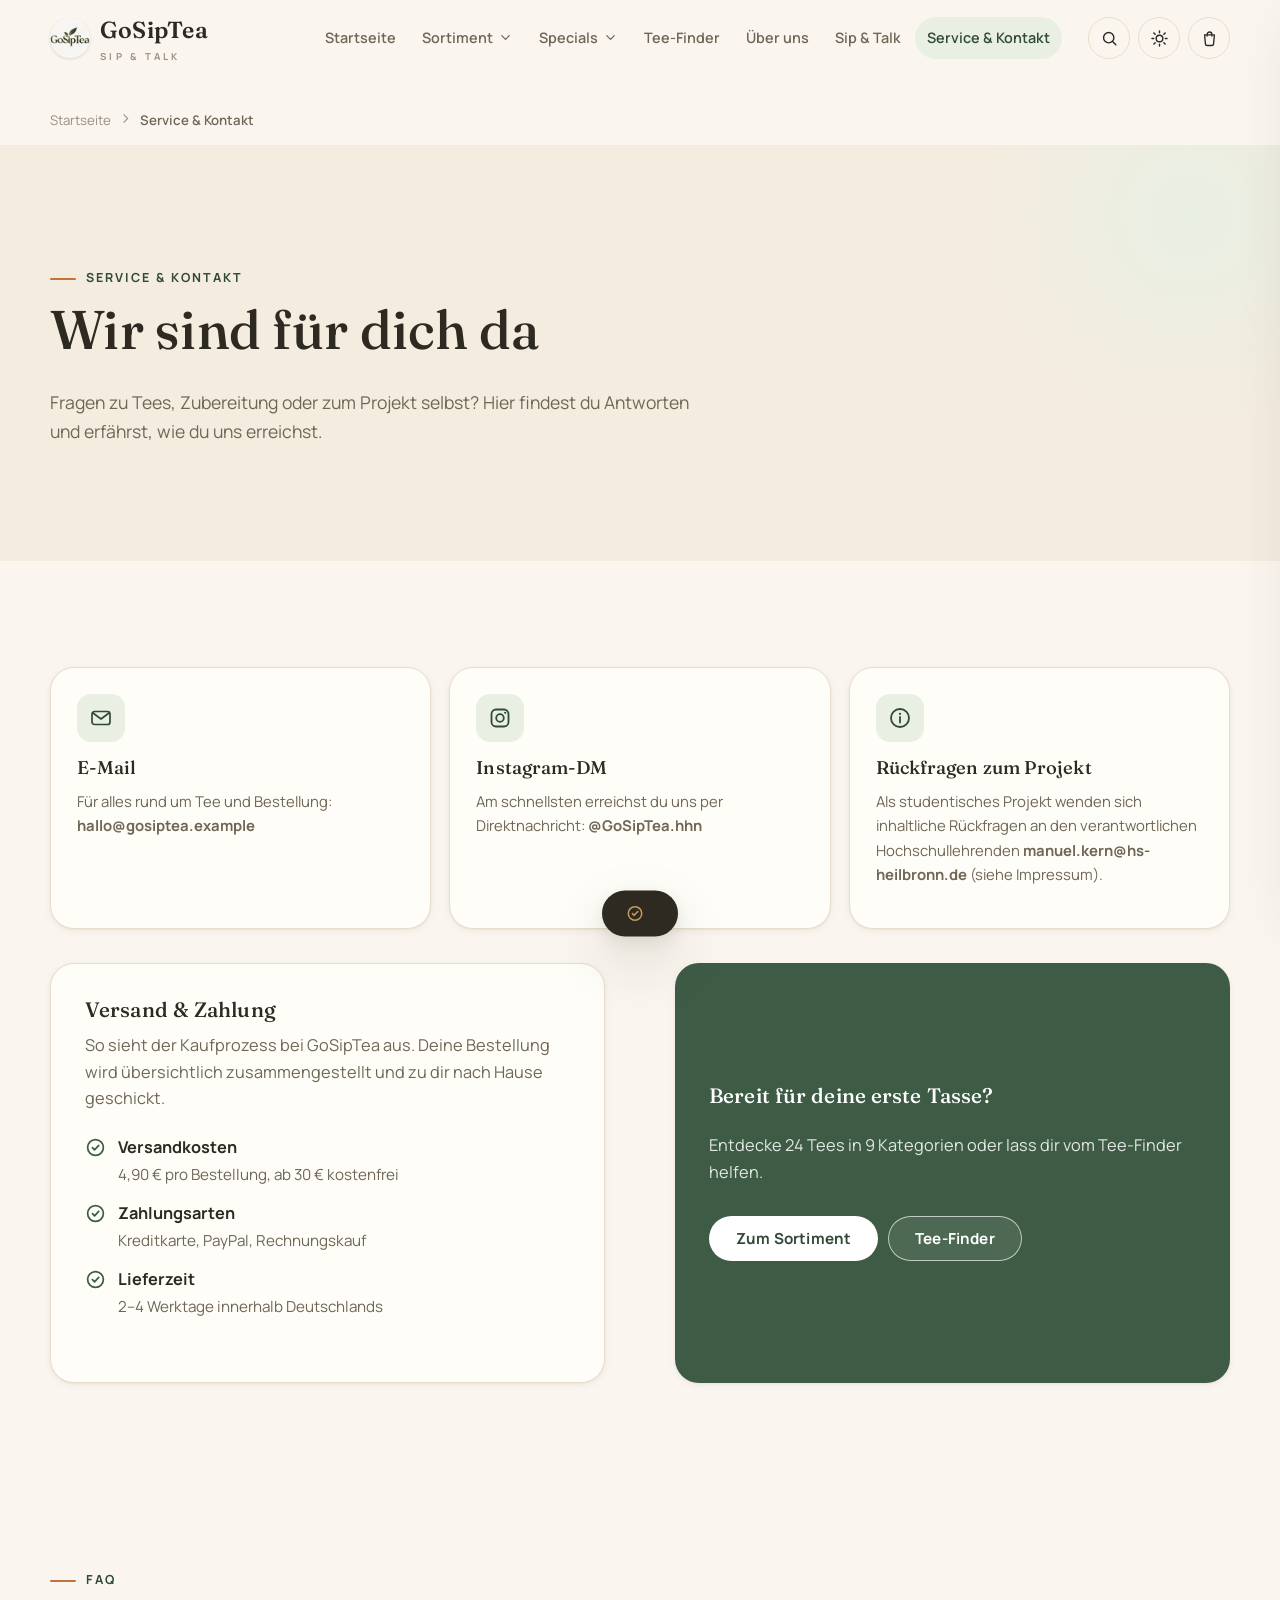
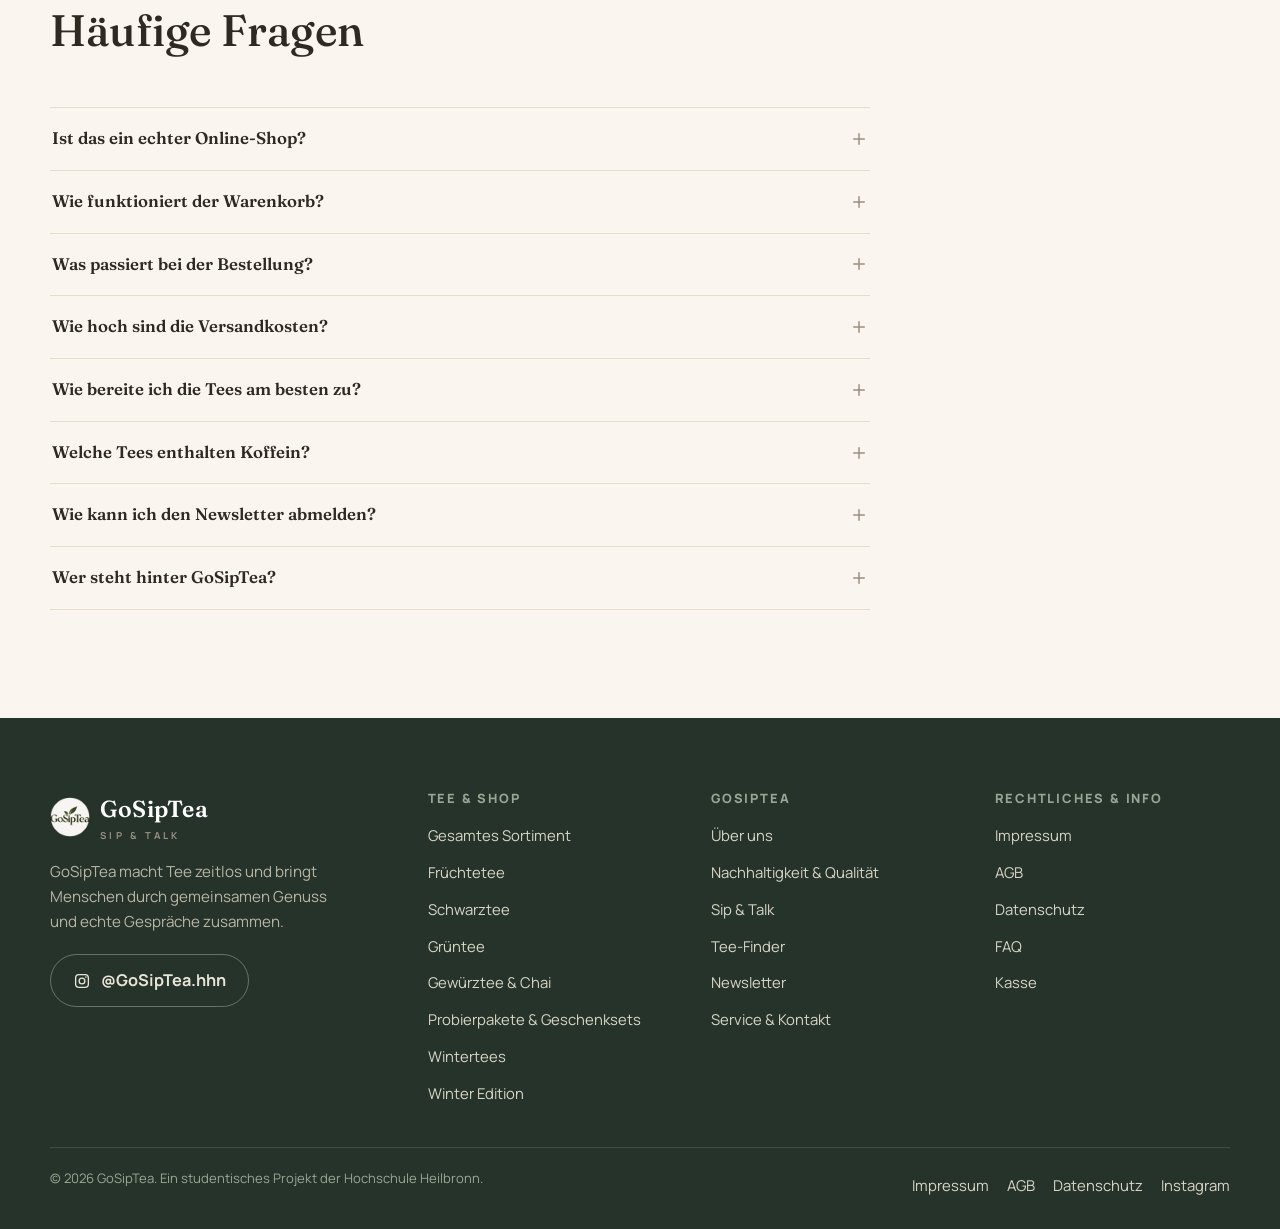
<file: service.html>
<!DOCTYPE html>
<html lang="de" data-theme="light">
<head>
<meta charset="UTF-8">
<meta name="viewport" content="width=device-width, initial-scale=1.0">
<title>Service & Kontakt – FAQ, Versand & Zahlung | GoSipTea</title>
<meta name="description" content="Service & Kontakt von GoSipTea: FAQ zu Warenkorb, Bestellung, Zubereitung und Koffein sowie alle Informationen zu Versand und Zahlung.">
<meta name="robots" content="index,follow">
<link rel="canonical" href="https://gamerio2904.github.io/GoSipTea/service.html">
<meta name="theme-color" content="#faf6ef">
<meta property="og:type" content="website">
<meta property="og:site_name" content="GoSipTea">
<meta property="og:title" content="Service & Kontakt – FAQ, Versand & Zahlung | GoSipTea">
<meta property="og:description" content="Service & Kontakt von GoSipTea: FAQ zu Warenkorb, Bestellung, Zubereitung und Koffein sowie alle Informationen zu Versand und Zahlung.">
<meta property="og:url" content="https://gamerio2904.github.io/GoSipTea/service.html">
<meta property="og:image" content="https://gamerio2904.github.io/GoSipTea/assets/img/og.jpg">
<meta property="og:locale" content="de_DE">
<meta name="twitter:card" content="summary_large_image">
<meta name="twitter:title" content="Service & Kontakt – FAQ, Versand & Zahlung | GoSipTea">
<meta name="twitter:description" content="Service & Kontakt von GoSipTea: FAQ zu Warenkorb, Bestellung, Zubereitung und Koffein sowie alle Informationen zu Versand und Zahlung.">
<meta name="twitter:image" content="https://gamerio2904.github.io/GoSipTea/assets/img/og.jpg">
<link rel="icon" href="assets/img/favicon.ico" sizes="any">
<link rel="icon" href="assets/img/favicon-192.png" type="image/png" sizes="192x192">
<link rel="apple-touch-icon" href="assets/img/apple-touch-icon.png">
<link rel="manifest" href="site.webmanifest">
<link rel="preconnect" href="https://fonts.googleapis.com">
<link rel="preconnect" href="https://fonts.gstatic.com" crossorigin>
<link href="https://fonts.googleapis.com/css2?family=Fraunces:ital,opsz,wght@0,9..144,300..700;1,9..144,300..700&amp;family=Manrope:wght@400..800&amp;display=swap" rel="stylesheet">
<link rel="stylesheet" href="css/styles.css?v=9">
<script type="application/ld+json">{"@context": "https://schema.org", "@graph": [{"@context": "https://schema.org", "@type": "FAQPage", "mainEntity": [{"@type": "Question", "name": "Ist das ein echter Online-Shop?", "acceptedAnswer": {"@type": "Answer", "text": "GoSipTea ist ein studentisches Projekt im Rahmen eines Hochschullabors an der Hochschule Heilbronn. Der Shop zeigt, wie unser Konzept aussieht. Ein echter Bestell- und Bezahlprozess ist nicht vorgesehen und es können keine verbindlichen Verträge abgeschlossen werden."}}, {"@type": "Question", "name": "Wie funktioniert der Warenkorb?", "acceptedAnswer": {"@type": "Answer", "text": "Du kannst Produkte über das „+“-Symbol in den Warenkorb legen und Mengen anpassen. Der Warenkorb wird ausschließlich lokal in deinem Browser gespeichert, es werden keine Daten übertragen."}}, {"@type": "Question", "name": "Was passiert bei der Bestellung?", "acceptedAnswer": {"@type": "Answer", "text": "Die Kasse zeigt deine Bestellübersicht mit Zwischensumme und Versandkosten. Der Abschluss-Button löst keine Bestellung aus, da das Projekt ohne Bestell- und Bezahlprozess betrieben wird."}}, {"@type": "Question", "name": "Wie hoch sind die Versandkosten?", "acceptedAnswer": {"@type": "Answer", "text": "Wir berechnen 4,90 € Versandkosten pro Bestellung. Ab einem Bestellwert von 30 € ist der Versand kostenlos. Die Lieferzeit beträgt 2 bis 4 Werktage innerhalb Deutschlands."}}, {"@type": "Question", "name": "Wie bereite ich die Tees am besten zu?", "acceptedAnswer": {"@type": "Answer", "text": "Auf jeder Produktdetailseite findest du Dosierung, Wassertemperatur und Ziehzeit. Als Faustregel gilt, Grüntee bei 75 bis 80 °C für 2 Minuten, Schwarztee bei 100 °C für 3 bis 4 Minuten und Früchte- und Kräutertees bei 100 °C für 5 bis 8 Minuten zu ziehen."}}, {"@type": "Question", "name": "Welche Tees enthalten Koffein?", "acceptedAnswer": {"@type": "Answer", "text": "Schwarz- und Grüntees enthalten natürliches Koffein, je Sorte etwas mehr oder weniger. Früchte- und Kräutertees sind koffeinfrei. Der Koffeingehalt ist auf jeder Detailseite und in der Kartenansicht angegeben."}}, {"@type": "Question", "name": "Wie kann ich den Newsletter abmelden?", "acceptedAnswer": {"@type": "Answer", "text": "Du meldest dich mit deiner E-Mail-Adresse an und kannst dich jederzeit wieder abmelden. In einem echten Betrieb stünde in jeder E-Mail ein Abmeldelink."}}, {"@type": "Question", "name": "Wer steht hinter GoSipTea?", "acceptedAnswer": {"@type": "Answer", "text": "GoSipTea ist ein studentisches Projektteam der Hochschule Heilbronn. Rückfragen zum Projekt richte bitte an den verantwortlichen Hochschullehrenden (siehe Impressum)."}}]}, "{\"@context\": \"https://schema.org\", \"@type\": \"ContactPage\", \"name\": \"Service & Kontakt\", \"url\": \"https://gamerio2904.github.io/GoSipTea/service.html\"}"]}</script>
</head>
<body>
<a class="skip-link" href="#main">Zum Inhalt springen</a>
<header class="site-header"><div class="container header-inner"><a class="logo" href="index.html" aria-label="GoSipTea – Startseite"><img class="logo__mark" src="assets/img/logo.png?v=1" alt="GoSipTea Logo" width="40" height="40" loading="eager"><span>GoSipTea<small>Sip &amp; Talk</small></span></a><nav class="nav" aria-label="Hauptnavigation"><a href="index.html">Startseite</a><div class="nav__item nav__item--sub"><a href="sortiment.html" class="nav__parent" aria-haspopup="true" aria-expanded="false">Sortiment<svg class="chev" viewBox="0 0 24 24" fill="none" stroke="currentColor" stroke-width="2" stroke-linecap="round" stroke-linejoin="round" aria-hidden="true"><path d="M6 9l6 6 6-6"/></svg></a><ul class="nav__sub"><li><a href="sortiment.html">Alle Tees ansehen</a></li><li><a href="fruechtetee.html">Früchtetee entdecken</a></li><li><a href="schwarztee.html">Schwarztee entdecken</a></li><li><a href="sortiment.html?cat=kraeutertee">Kräutertee</a></li><li><a href="sortiment.html?cat=gruentee">Grüntee</a></li><li><a href="sortiment.html?cat=chai">Gewürztee &amp; Chai</a></li><li><a href="sortiment.html?cat=spezialitaeten">Tee-Spezialitäten</a></li><li><a href="sortiment.html?cat=specials">Wintertees</a></li><li><a href="sortiment.html?cat=sets">Probierpakete &amp; Geschenksets</a></li></ul></div><div class="nav__item nav__item--sub"><button type="button" class="nav__parent" aria-haspopup="true" aria-expanded="false">Specials<svg class="chev" viewBox="0 0 24 24" fill="none" stroke="currentColor" stroke-width="2" stroke-linecap="round" stroke-linejoin="round" aria-hidden="true"><path d="M6 9l6 6 6-6"/></svg></button><ul class="nav__sub"><li><a href="christmas/index.html">Winter Edition</a></li><li><a href="sortiment.html?cat=specials">Wintertees entdecken</a></li><li><a href="produkt.html?id=tee-adventskalender-2026">Tee-Adventskalender 2026</a></li><li><a href="produkt.html?id=festtags-probierpaket">Festtags-Probierpaket</a></li></ul></div><a href="index.html#tee-finder">Tee-Finder</a><a href="ueber-uns.html">Über uns</a><a href="sip-talk.html">Sip &amp; Talk</a><a href="service.html" aria-current="page">Service &amp; Kontakt</a></nav><div class="header-actions"><div class="hdr-search" id="hdr-search"><button type="button" class="icon-btn" id="search-toggle" aria-expanded="false" aria-haspopup="true" aria-label="Suche öffnen"><svg viewBox="0 0 24 24" fill="none" stroke="currentColor" stroke-width="1.8" stroke-linecap="round" aria-hidden="true"><circle cx="11" cy="11" r="6.5"/><path d="M20 20l-4.2-4.2"/></svg></button><form class="search-form" action="sortiment.html" method="get" role="search"><label class="skip-link" for="hdr-q">Tee suchen</label><input id="hdr-q" type="search" name="q" placeholder="Tee suchen … z. B. Chai, Minze" autocomplete="off"><button type="submit" class="btn btn--primary btn--sm">Suchen</button></form></div><button type="button" class="icon-btn theme-toggle" id="theme-toggle" aria-label="Farbschema wechseln (hell/dunkel)" aria-checked="false" role="switch"><svg class="sun" viewBox="0 0 24 24" fill="none" stroke="currentColor" stroke-width="1.8" stroke-linecap="round" aria-hidden="true"><circle cx="12" cy="12" r="4.2"/><path d="M12 2.5v2.2M12 19.3v2.2M2.5 12h2.2M19.3 12h2.2M4.9 4.9l1.6 1.6M17.5 17.5l1.6 1.6M19.1 4.9l-1.6 1.6M6.5 17.5l-1.6 1.6"/></svg><svg class="moon" viewBox="0 0 24 24" fill="none" stroke="currentColor" stroke-width="1.8" stroke-linejoin="round" aria-hidden="true"><path d="M20.6 13.4A8.6 8.6 0 1 1 10.6 3.4a6.8 6.8 0 0 0 10 10z"/></svg></button><button type="button" class="icon-btn" id="cart-open" aria-label="Warenkorb öffnen"><svg viewBox="0 0 24 24" fill="none" stroke="currentColor" stroke-width="1.7" stroke-linejoin="round" aria-hidden="true"><path d="M5.8 7.5h12.4l-1.1 11.6a2 2 0 0 1-2 1.8H8.9a2 2 0 0 1-2-1.8L5.8 7.5z"/><path d="M9 9.5V6.8a3 3 0 0 1 6 0v2.7"/></svg><span class="icon-btn__badge" id="cart-count">0</span></button><button type="button" class="icon-btn burger" id="burger" aria-label="Menü öffnen" aria-expanded="false"><svg viewBox="0 0 24 24" fill="none" stroke="currentColor" stroke-width="2" stroke-linecap="round" aria-hidden="true"><path d="M4 7h16M4 12h16M4 17h10"/></svg></button></div></div></header><nav class="mobile-nav" id="mobile-nav" aria-label="Mobile Navigation"><button type="button" class="icon-btn mobile-nav__close" aria-label="Menü schließen"><svg viewBox="0 0 24 24" fill="none" stroke="currentColor" stroke-width="2" stroke-linecap="round" aria-hidden="true"><path d="M6 6l12 12M18 6L6 18"/></svg></button><form class="mobile-search" action="sortiment.html" method="get" role="search"><input type="search" name="q" placeholder="Tee suchen …" aria-label="Tee suchen"><button type="submit" class="btn btn--primary btn--sm">Suchen</button></form><ul><li><a href="index.html">Startseite</a></li><li><a href="index.html#tee-finder">Tee-Finder</a></li><li><a href="ueber-uns.html">Über uns</a></li><li><a href="nachhaltigkeit.html">Nachhaltigkeit</a></li><li><a href="sip-talk.html">Sip &amp; Talk</a></li><li><a href="service.html">Service &amp; Kontakt</a></li><li class="mnav-head">Sortiment</li><li><ul class="mnav-sub"><li><a href="sortiment.html">Alle Tees ansehen</a></li><li><a href="fruechtetee.html">Früchtetee entdecken</a></li><li><a href="schwarztee.html">Schwarztee entdecken</a></li><li><a href="sortiment.html?cat=kraeutertee">Kräutertee</a></li><li><a href="sortiment.html?cat=gruentee">Grüntee</a></li><li><a href="sortiment.html?cat=chai">Gewürztee &amp; Chai</a></li><li><a href="sortiment.html?cat=spezialitaeten">Tee-Spezialitäten</a></li><li><a href="sortiment.html?cat=specials">Wintertees</a></li><li><a href="sortiment.html?cat=sets">Probierpakete &amp; Geschenksets</a></li></ul></li><li class="mnav-head">Specials</li><li><ul class="mnav-sub"><li><a href="christmas/index.html">Winter Edition</a></li><li><a href="sortiment.html?cat=specials">Wintertees entdecken</a></li><li><a href="produkt.html?id=tee-adventskalender-2026">Tee-Adventskalender 2026</a></li><li><a href="produkt.html?id=festtags-probierpaket">Festtags-Probierpaket</a></li></ul></li></ul></nav>
<main id="main">
<nav class="container" aria-label="Brotkrumen"><ol class="breadcrumb" style="display:flex;gap:8px;list-style:none"><li><a href="index.html">Startseite</a></li><li aria-hidden="true"><svg viewBox="0 0 24 24" fill="none" stroke="currentColor" stroke-width="2" stroke-linecap="round" aria-hidden="true"><path d="M9 5l7 7-7 7"/></svg></li><li><span aria-current="page">Service & Kontakt</span></li></ol></nav><section class="page-hero"><div class="container"><p class="eyebrow">Service &amp; Kontakt</p><h1>Wir sind für dich da</h1><p class="lead">Fragen zu Tees, Zubereitung oder zum Projekt selbst? Hier findest du Antworten und erfährst, wie du uns erreichst.</p></div></section><section class="section section--tight"><div class="container"><div class="contact-grid"><div class="contact-card reveal"><div class="contact-card__icon"><svg viewBox="0 0 24 24" fill="none" stroke="currentColor" stroke-width="1.7" stroke-linecap="round" stroke-linejoin="round" aria-hidden="true"><rect x="3" y="5.5" width="18" height="13" rx="2.5"/><path d="M4 7l8 6 8-6"/></svg></div><h3>E-Mail</h3><p>Für alles rund um Tee und Bestellung: <strong>hallo@gosiptea.example</strong></p></div><div class="contact-card reveal reveal-d1"><div class="contact-card__icon"><svg viewBox="0 0 24 24" fill="none" stroke="currentColor" stroke-width="1.8" stroke-linecap="round" aria-hidden="true"><rect x="3.5" y="3.5" width="17" height="17" rx="4.5"/><circle cx="12" cy="12" r="3.8"/><circle cx="17.2" cy="6.8" r="1.1" fill="currentColor" stroke="none"/></svg></div><h3>Instagram-DM</h3><p>Am schnellsten erreichst du uns per Direktnachricht: <a href="https://www.instagram.com/gosiptea.hhn" target="_blank" rel="noopener"><strong>@GoSipTea.hhn</strong></a></p></div><div class="contact-card reveal reveal-d2"><div class="contact-card__icon"><svg viewBox="0 0 24 24" fill="none" stroke="currentColor" stroke-width="1.8" stroke-linecap="round" aria-hidden="true"><circle cx="12" cy="12" r="9"/><path d="M12 11v5.5"/><circle cx="12" cy="7.8" r="1.15" fill="currentColor" stroke="none"/></svg></div><h3>Rückfragen zum Projekt</h3><p>Als studentisches Projekt wenden sich inhaltliche Rückfragen an den verantwortlichen Hochschullehrenden <strong>manuel.kern@hs-heilbronn.de</strong> (siehe Impressum).</p></div></div><div class="split" style="align-items:stretch"><div class="panel reveal"><h2 style="font-size:1.3rem">Versand &amp; Zahlung</h2><p style='color:var(--ink-soft)'>So sieht der Kaufprozess bei GoSipTea aus. Deine Bestellung wird übersichtlich zusammengestellt und zu dir nach Hause geschickt.</p><ul class="checklist"><li><svg viewBox="0 0 24 24" fill="none" stroke="currentColor" stroke-width="2" stroke-linecap="round" stroke-linejoin="round" aria-hidden="true"><circle cx="12" cy="12" r="9"/><path d="M8.5 12.2l2.4 2.4 4.8-5"/></svg><div><b>Versandkosten</b><span>4,90 € pro Bestellung, ab 30 € kostenfrei</span></div></li><li><svg viewBox="0 0 24 24" fill="none" stroke="currentColor" stroke-width="2" stroke-linecap="round" stroke-linejoin="round" aria-hidden="true"><circle cx="12" cy="12" r="9"/><path d="M8.5 12.2l2.4 2.4 4.8-5"/></svg><div><b>Zahlungsarten</b><span>Kreditkarte, PayPal, Rechnungskauf</span></div></li><li><svg viewBox="0 0 24 24" fill="none" stroke="currentColor" stroke-width="2" stroke-linecap="round" stroke-linejoin="round" aria-hidden="true"><circle cx="12" cy="12" r="9"/><path d="M8.5 12.2l2.4 2.4 4.8-5"/></svg><div><b>Lieferzeit</b><span>2–4 Werktage innerhalb Deutschlands</span></div></li></ul></div><div class="panel reveal reveal-d1" style="display:grid;align-content:center;gap:14px;background:var(--brand);color:#fff;border:none"><h2 style="color:#fff;font-size:1.3rem">Bereit für deine erste Tasse?</h2><p style='color:rgba(255,255,255,.85)'>Entdecke 24 Tees in 9 Kategorien oder lass dir vom Tee-Finder helfen.</p><div style="display:flex;gap:10px;flex-wrap:wrap"><a class="btn btn--light" href="sortiment.html">Zum Sortiment</a><a class="btn btn--outline-light" href="index.html#tee-finder">Tee-Finder</a></div></div></div></div></section><section class="section" id="faq"><div class="container"><div class="sec-head"><p class="eyebrow">FAQ</p><h2 class="sec-title">Häufige Fragen</h2></div><div class="faq acc"><div class="acc__item"><button type="button" class="acc__btn" aria-expanded="false">Ist das ein echter Online-Shop?<svg viewBox="0 0 24 24" fill="none" stroke="currentColor" stroke-width="2" stroke-linecap="round" aria-hidden="true"><path d="M12 5v14M5 12h14"/></svg></button><div class="acc__panel"><p>GoSipTea ist ein studentisches Projekt im Rahmen eines Hochschullabors an der Hochschule Heilbronn. Der Shop zeigt, wie unser Konzept aussieht. Ein echter Bestell- und Bezahlprozess ist nicht vorgesehen und es können keine verbindlichen Verträge abgeschlossen werden.</p></div></div><div class="acc__item"><button type="button" class="acc__btn" aria-expanded="false">Wie funktioniert der Warenkorb?<svg viewBox="0 0 24 24" fill="none" stroke="currentColor" stroke-width="2" stroke-linecap="round" aria-hidden="true"><path d="M12 5v14M5 12h14"/></svg></button><div class="acc__panel"><p>Du kannst Produkte über das „+“-Symbol in den Warenkorb legen und Mengen anpassen. Der Warenkorb wird ausschließlich lokal in deinem Browser gespeichert, es werden keine Daten übertragen.</p></div></div><div class="acc__item"><button type="button" class="acc__btn" aria-expanded="false">Was passiert bei der Bestellung?<svg viewBox="0 0 24 24" fill="none" stroke="currentColor" stroke-width="2" stroke-linecap="round" aria-hidden="true"><path d="M12 5v14M5 12h14"/></svg></button><div class="acc__panel"><p>Die Kasse zeigt deine Bestellübersicht mit Zwischensumme und Versandkosten. Der Abschluss-Button löst keine Bestellung aus, da das Projekt ohne Bestell- und Bezahlprozess betrieben wird.</p></div></div><div class="acc__item"><button type="button" class="acc__btn" aria-expanded="false">Wie hoch sind die Versandkosten?<svg viewBox="0 0 24 24" fill="none" stroke="currentColor" stroke-width="2" stroke-linecap="round" aria-hidden="true"><path d="M12 5v14M5 12h14"/></svg></button><div class="acc__panel"><p>Wir berechnen 4,90 € Versandkosten pro Bestellung. Ab einem Bestellwert von 30 € ist der Versand kostenlos. Die Lieferzeit beträgt 2 bis 4 Werktage innerhalb Deutschlands.</p></div></div><div class="acc__item"><button type="button" class="acc__btn" aria-expanded="false">Wie bereite ich die Tees am besten zu?<svg viewBox="0 0 24 24" fill="none" stroke="currentColor" stroke-width="2" stroke-linecap="round" aria-hidden="true"><path d="M12 5v14M5 12h14"/></svg></button><div class="acc__panel"><p>Auf jeder Produktdetailseite findest du Dosierung, Wassertemperatur und Ziehzeit. Als Faustregel gilt, Grüntee bei 75 bis 80 °C für 2 Minuten, Schwarztee bei 100 °C für 3 bis 4 Minuten und Früchte- und Kräutertees bei 100 °C für 5 bis 8 Minuten zu ziehen.</p></div></div><div class="acc__item"><button type="button" class="acc__btn" aria-expanded="false">Welche Tees enthalten Koffein?<svg viewBox="0 0 24 24" fill="none" stroke="currentColor" stroke-width="2" stroke-linecap="round" aria-hidden="true"><path d="M12 5v14M5 12h14"/></svg></button><div class="acc__panel"><p>Schwarz- und Grüntees enthalten natürliches Koffein, je Sorte etwas mehr oder weniger. Früchte- und Kräutertees sind koffeinfrei. Der Koffeingehalt ist auf jeder Detailseite und in der Kartenansicht angegeben.</p></div></div><div class="acc__item"><button type="button" class="acc__btn" aria-expanded="false">Wie kann ich den Newsletter abmelden?<svg viewBox="0 0 24 24" fill="none" stroke="currentColor" stroke-width="2" stroke-linecap="round" aria-hidden="true"><path d="M12 5v14M5 12h14"/></svg></button><div class="acc__panel"><p>Du meldest dich mit deiner E-Mail-Adresse an und kannst dich jederzeit wieder abmelden. In einem echten Betrieb stünde in jeder E-Mail ein Abmeldelink.</p></div></div><div class="acc__item"><button type="button" class="acc__btn" aria-expanded="false">Wer steht hinter GoSipTea?<svg viewBox="0 0 24 24" fill="none" stroke="currentColor" stroke-width="2" stroke-linecap="round" aria-hidden="true"><path d="M12 5v14M5 12h14"/></svg></button><div class="acc__panel"><p>GoSipTea ist ein studentisches Projektteam der Hochschule Heilbronn. Rückfragen zum Projekt richte bitte an den verantwortlichen Hochschullehrenden (siehe Impressum).</p></div></div></div></div></section>
</main>
<footer class="footer"><div class="container"><div class="footer__grid"><div><a class="logo" href="index.html"><img class="logo__mark" src="assets/img/logo.png?v=1" alt="GoSipTea Logo" width="40" height="40" loading="eager"><span>GoSipTea<small>Sip &amp; Talk</small></span></a><p class="footer__claim">GoSipTea macht Tee zeitlos und bringt Menschen durch gemeinsamen Genuss und echte Gespräche zusammen.</p><a class="insta-handle" href="https://www.instagram.com/gosiptea.hhn" target="_blank" rel="noopener"><svg viewBox="0 0 24 24" fill="none" stroke="currentColor" stroke-width="1.8" stroke-linecap="round" aria-hidden="true"><rect x="3.5" y="3.5" width="17" height="17" rx="4.5"/><circle cx="12" cy="12" r="3.8"/><circle cx="17.2" cy="6.8" r="1.1" fill="currentColor" stroke="none"/></svg>@GoSipTea.hhn</a></div><div><h4>Tee &amp; Shop</h4><ul><li><a href="sortiment.html">Gesamtes Sortiment</a></li><li><a href="fruechtetee.html">Früchtetee</a></li><li><a href="schwarztee.html">Schwarztee</a></li><li><a href="sortiment.html?cat=gruentee">Grüntee</a></li><li><a href="sortiment.html?cat=chai">Gewürztee &amp; Chai</a></li><li><a href="sortiment.html?cat=sets">Probierpakete &amp; Geschenksets</a></li><li><a href="sortiment.html?cat=specials">Wintertees</a></li><li><a href="christmas/index.html">Winter Edition</a></li></ul></div><div><h4>GoSipTea</h4><ul><li><a href="ueber-uns.html">Über uns</a></li><li><a href="nachhaltigkeit.html">Nachhaltigkeit &amp; Qualität</a></li><li><a href="sip-talk.html">Sip &amp; Talk</a></li><li><a href="index.html#tee-finder">Tee-Finder</a></li><li><a href="index.html#newsletter">Newsletter</a></li><li><a href="service.html">Service &amp; Kontakt</a></li></ul></div><div><h4>Rechtliches &amp; Info</h4><ul><li><a href="impressum.html">Impressum</a></li><li><a href="agb.html">AGB</a></li><li><a href="datenschutz.html">Datenschutz</a></li><li><a href="service.html#faq">FAQ</a></li><li><a href="kasse.html">Kasse</a></li></ul></div></div><div class="footer__bottom"><p>© <span id="year">2026</span> GoSipTea. Ein studentisches Projekt der Hochschule Heilbronn.</p><ul><li><a href="impressum.html">Impressum</a></li><li><a href="agb.html">AGB</a></li><li><a href="datenschutz.html">Datenschutz</a></li><li><a href="https://www.instagram.com/gosiptea.hhn" target="_blank" rel="noopener">Instagram</a></li></ul></div></div></footer>
<div class="cart-overlay" id="cart-overlay"></div><aside class="cart-drawer" id="cart-drawer" aria-hidden="true" aria-label="Warenkorb"><div class="cart-drawer__head"><h2>Dein Warenkorb</h2><button type="button" class="icon-btn cart-drawer__close" aria-label="Warenkorb schließen"><svg viewBox="0 0 24 24" fill="none" stroke="currentColor" stroke-width="2" stroke-linecap="round" aria-hidden="true"><path d="M6 6l12 12M18 6L6 18"/></svg></button></div><div class="cart-drawer__body" id="cart-lines"></div><div class="cart-drawer__foot"><div class="cart-sum"><span>Zwischensumme</span><b id="cart-subtotal">0 €</b></div><p class="cart-note" id="cart-shipping-note">Versand: kostenlos ab 30 €.</p><div class="cart-sum"><span>Gesamt</span><b id="cart-total" style="font-family:var(--font-display);font-size:1.25rem;font-weight:600">0 €</b></div><button type="button" class="btn btn--primary btn--block" id="cart-checkout">Zur Kasse</button></div></aside><button type="button" class="to-top" id="to-top" aria-label="Nach oben scrollen"><svg viewBox="0 0 24 24" fill="none" stroke="currentColor" stroke-width="2.2" stroke-linecap="round" stroke-linejoin="round" aria-hidden="true"><path d="M12 19V5M6 11l6-6 6 6"/></svg></button><div class="toast" id="toast" role="status" aria-live="polite"><svg viewBox="0 0 24 24" fill="none" stroke="currentColor" stroke-width="2" stroke-linecap="round" stroke-linejoin="round" aria-hidden="true"><circle cx="12" cy="12" r="9"/><path d="M8.5 12.2l2.4 2.4 4.8-5"/></svg><span></span></div>
<script src="js/products.js?v=9" defer></script>
<script src="js/main.js?v=9" defer></script>
<script src="js/cart.js?v=9" defer></script>
<script src="js/shop.js?v=9" defer></script>
<script src="js/tea-finder.js?v=9" defer></script>
</body>
</html>
</file>
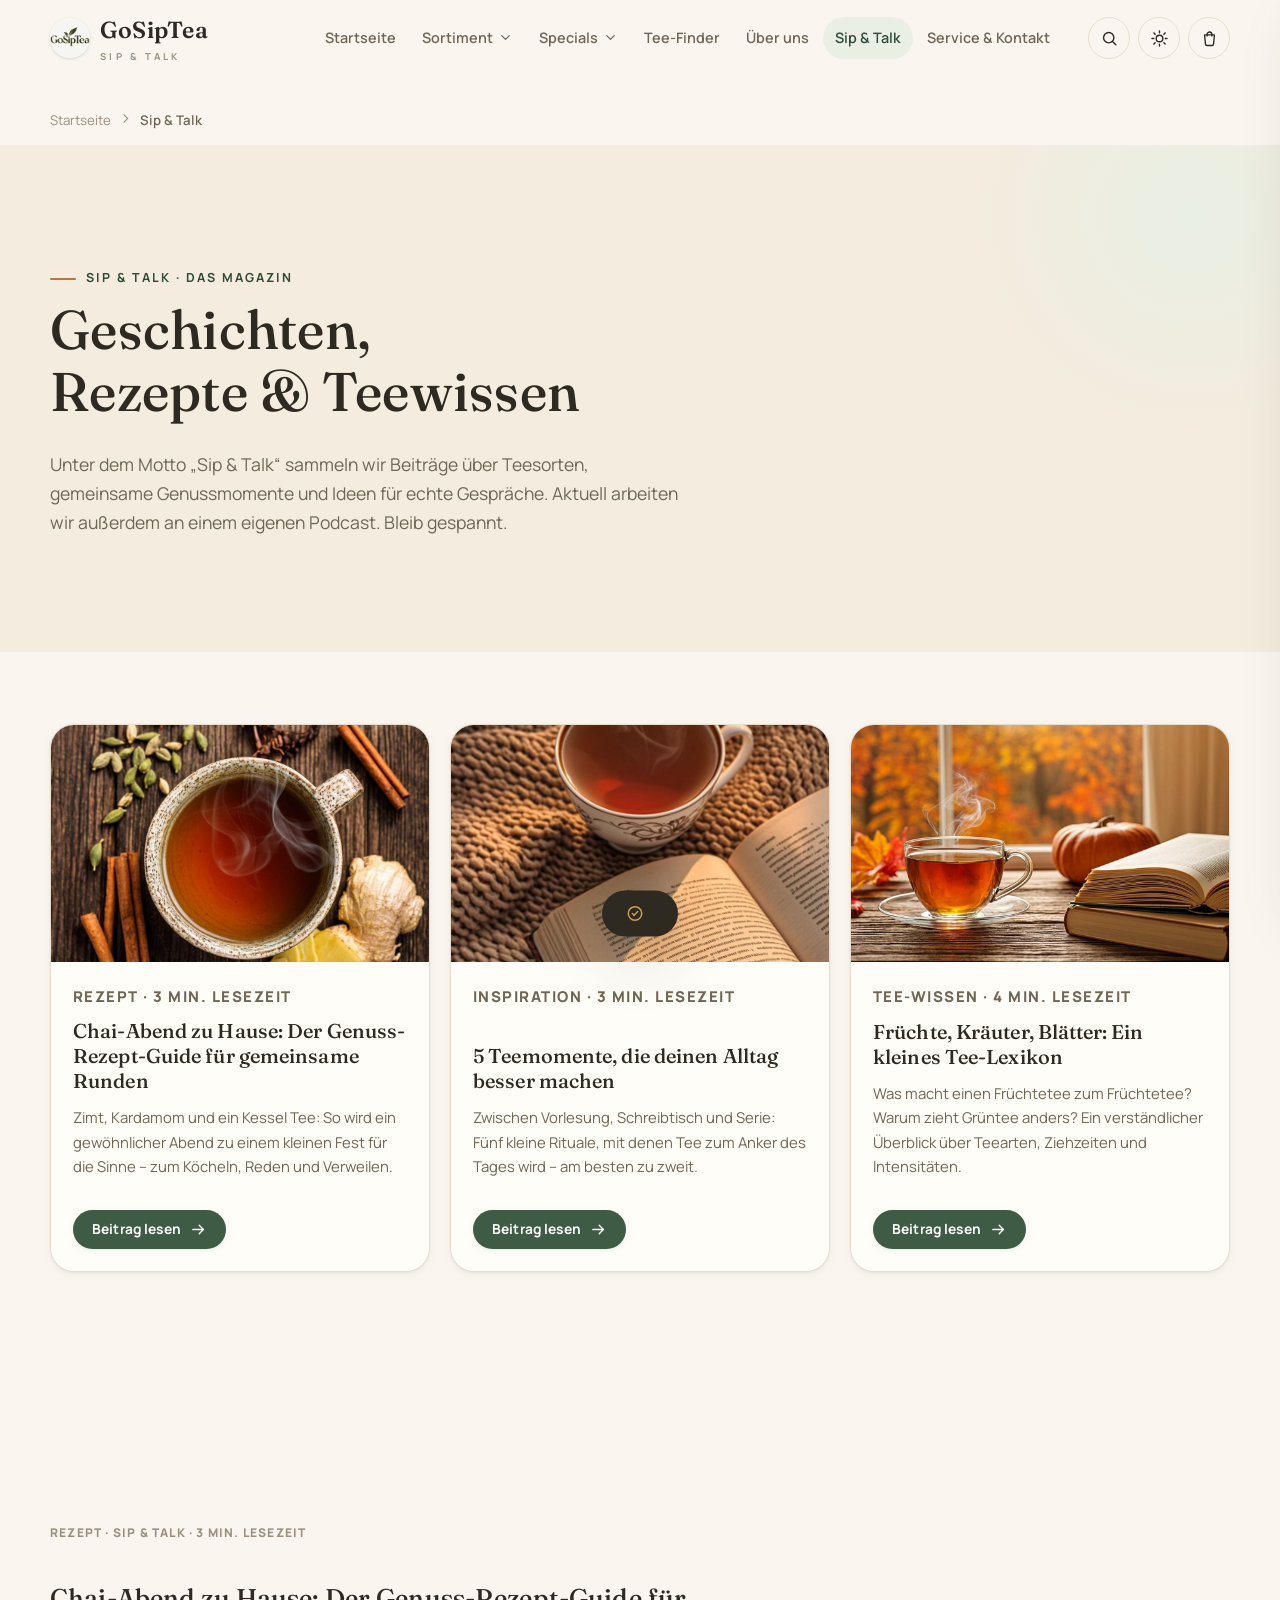
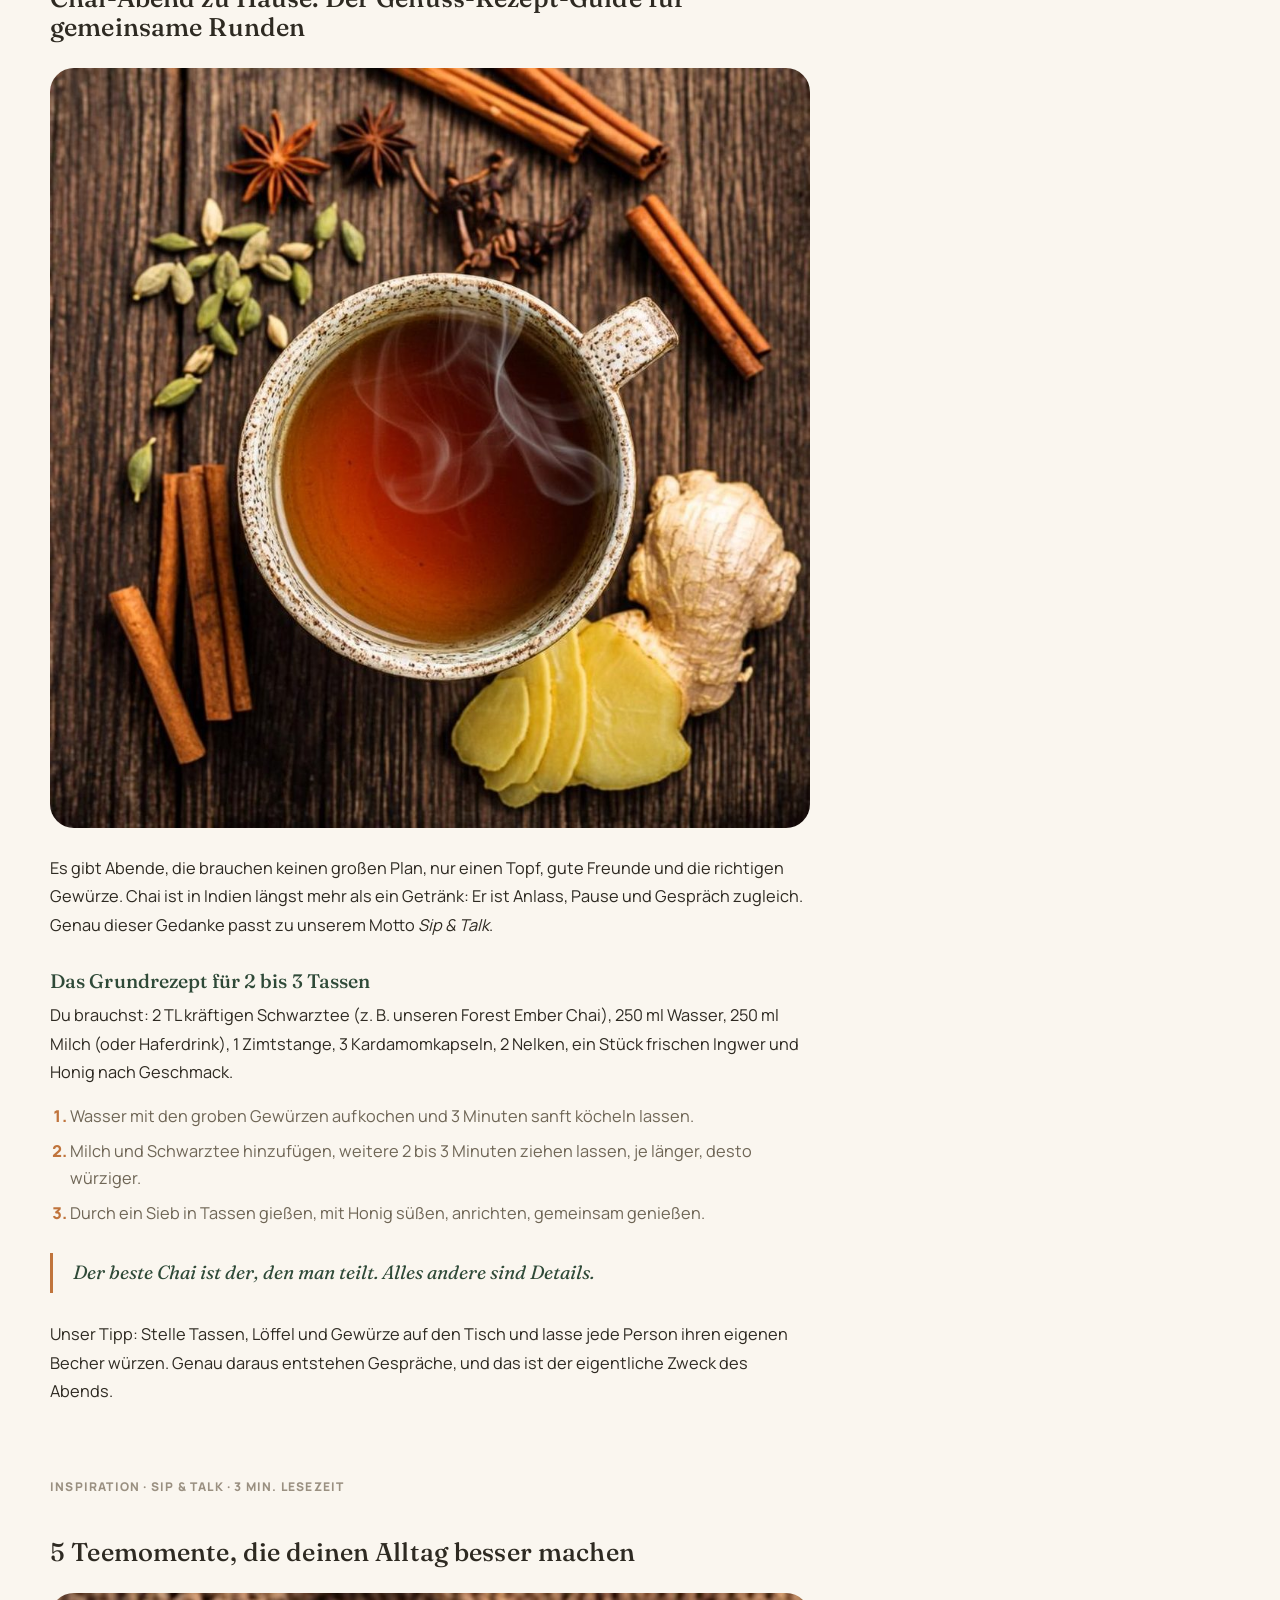
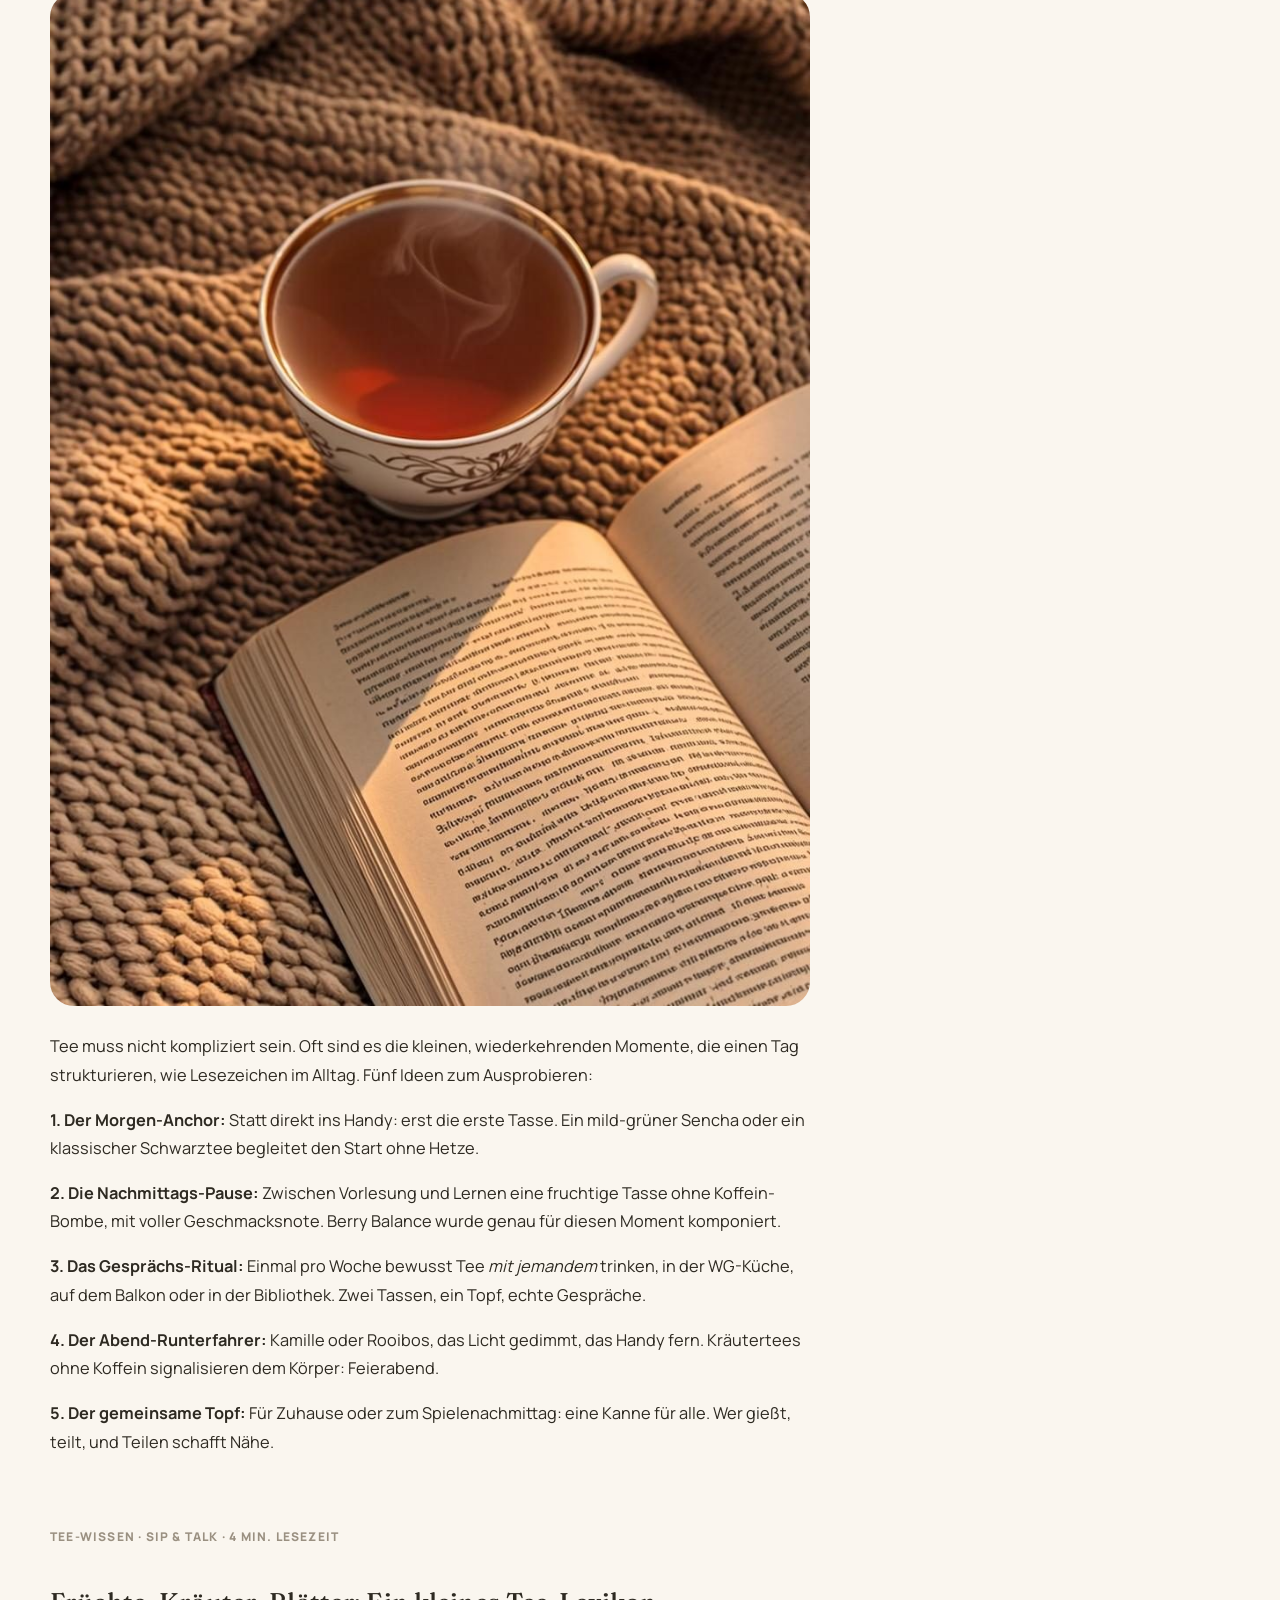
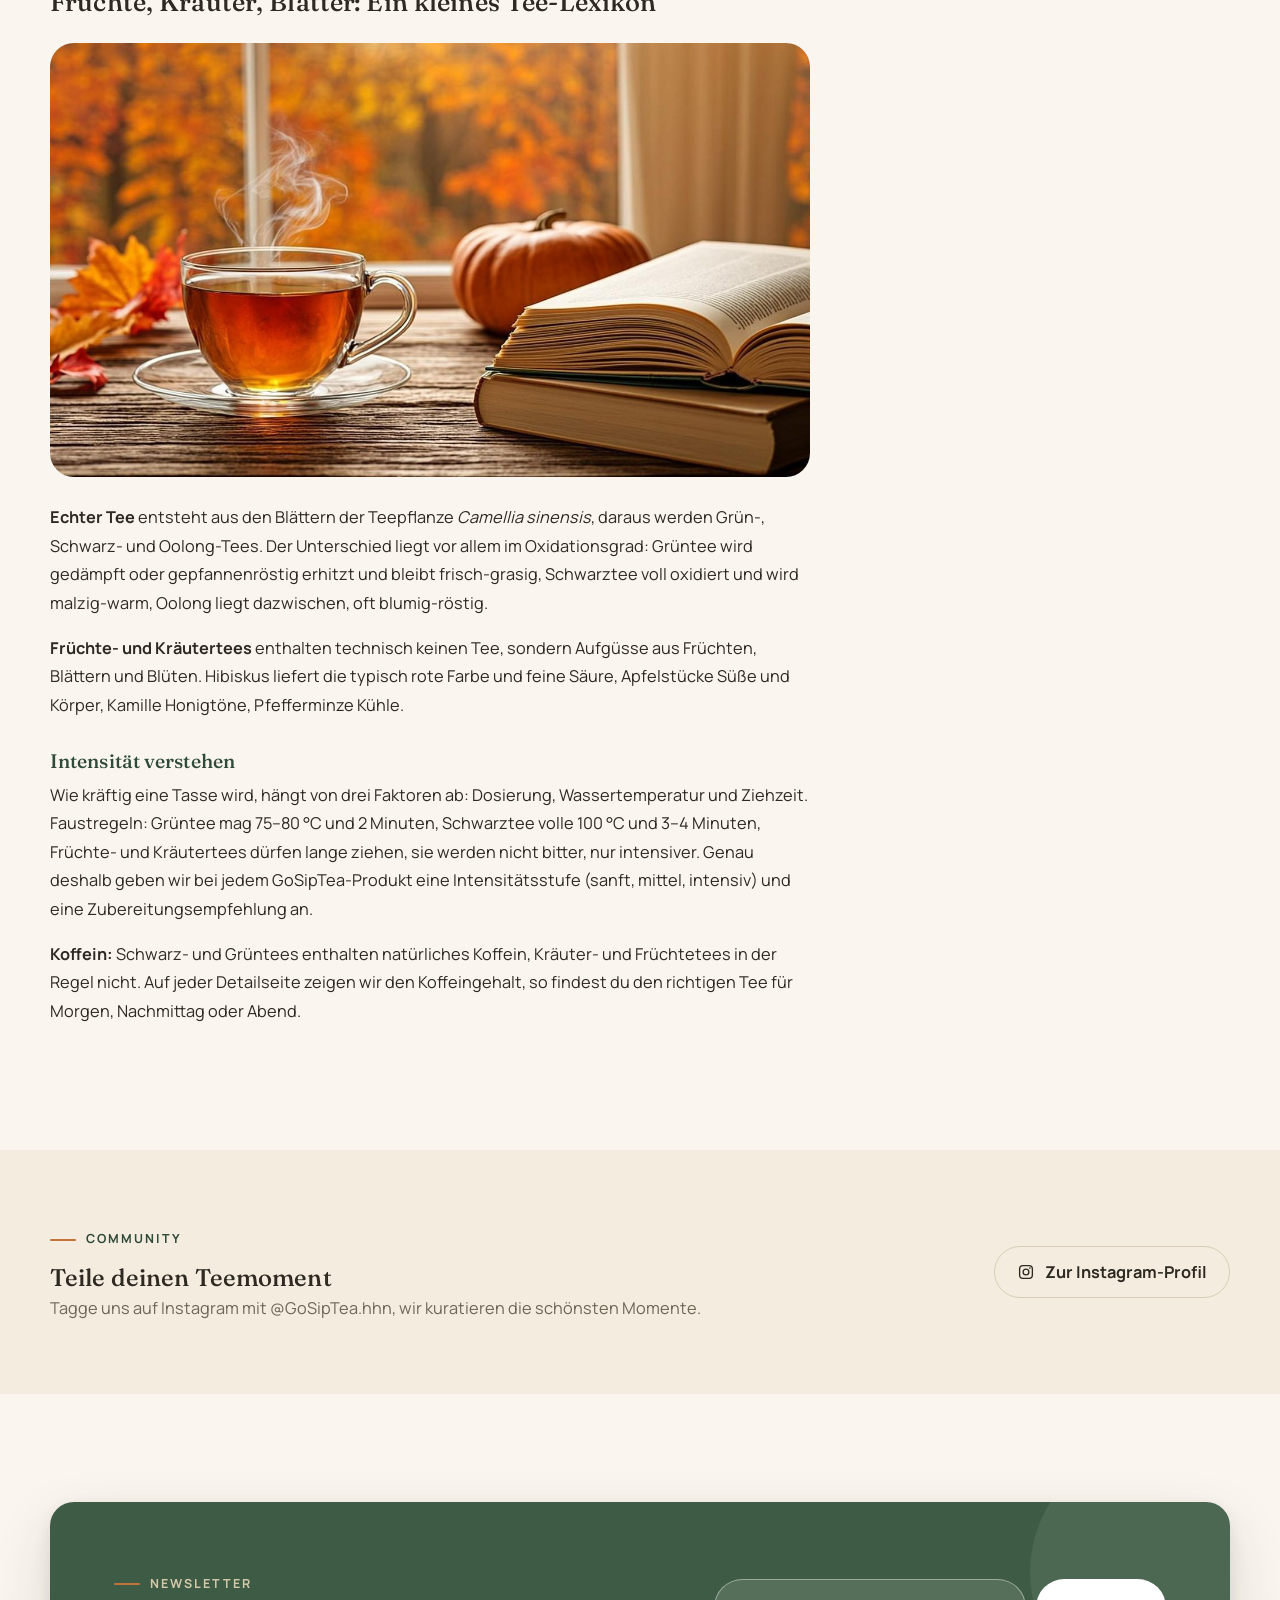
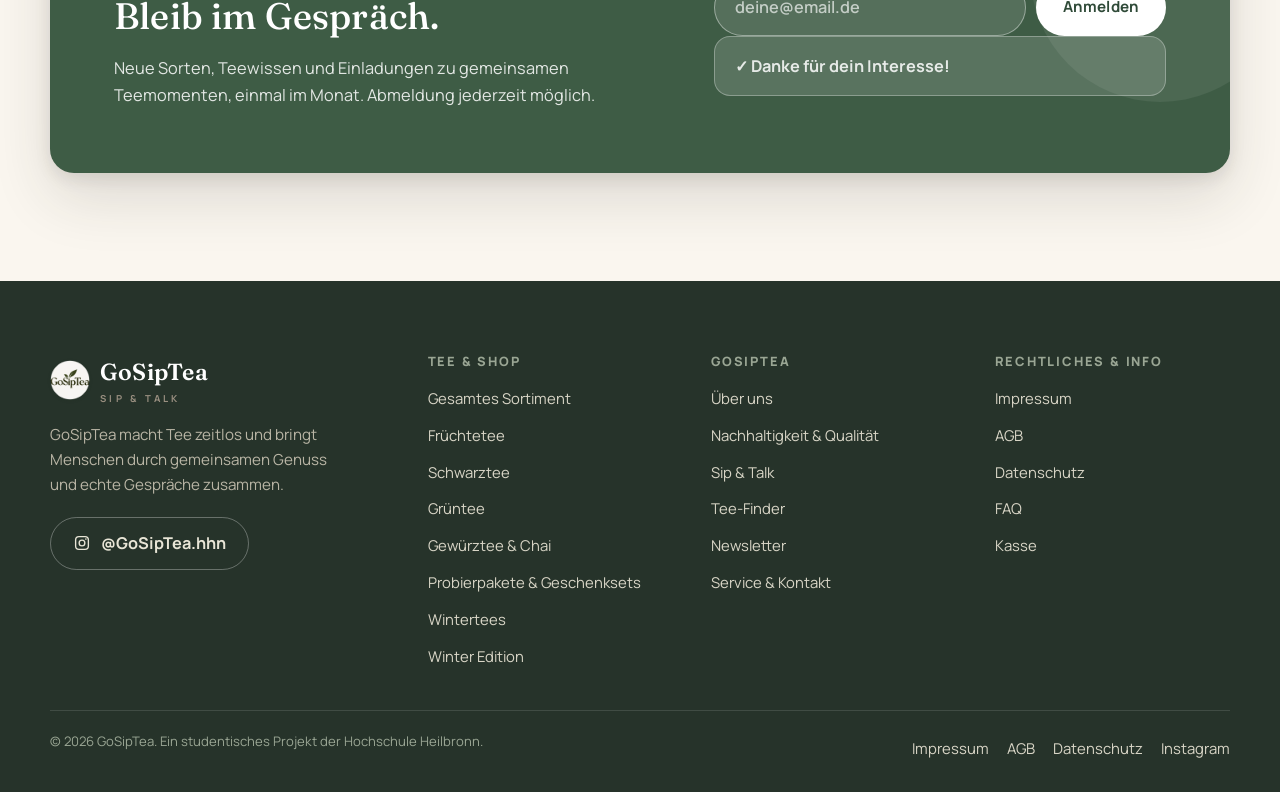
<file: sip-talk.html>
<!DOCTYPE html>
<html lang="de" data-theme="light">
<head>
<meta charset="UTF-8">
<meta name="viewport" content="width=device-width, initial-scale=1.0">
<title>Sip & Talk – Blog, Rezepte & Teewissen | GoSipTea</title>
<meta name="description" content="Das Sip & Talk Magazin von GoSipTea: Teerezepte (Chai-Abend), Inspiration für gemeinsame Teemomente und verständliches Tee-Wissen zu Sorten & Zubereitung.">
<meta name="robots" content="index,follow">
<link rel="canonical" href="https://gamerio2904.github.io/GoSipTea/sip-talk.html">
<meta name="theme-color" content="#faf6ef">
<meta property="og:type" content="website">
<meta property="og:site_name" content="GoSipTea">
<meta property="og:title" content="Sip & Talk – Blog, Rezepte & Teewissen | GoSipTea">
<meta property="og:description" content="Das Sip & Talk Magazin von GoSipTea: Teerezepte (Chai-Abend), Inspiration für gemeinsame Teemomente und verständliches Tee-Wissen zu Sorten & Zubereitung.">
<meta property="og:url" content="https://gamerio2904.github.io/GoSipTea/sip-talk.html">
<meta property="og:image" content="https://gamerio2904.github.io/GoSipTea/assets/img/og.jpg">
<meta property="og:locale" content="de_DE">
<meta name="twitter:card" content="summary_large_image">
<meta name="twitter:title" content="Sip & Talk – Blog, Rezepte & Teewissen | GoSipTea">
<meta name="twitter:description" content="Das Sip & Talk Magazin von GoSipTea: Teerezepte (Chai-Abend), Inspiration für gemeinsame Teemomente und verständliches Tee-Wissen zu Sorten & Zubereitung.">
<meta name="twitter:image" content="https://gamerio2904.github.io/GoSipTea/assets/img/og.jpg">
<link rel="icon" href="assets/img/favicon.ico" sizes="any">
<link rel="icon" href="assets/img/favicon-192.png" type="image/png" sizes="192x192">
<link rel="apple-touch-icon" href="assets/img/apple-touch-icon.png">
<link rel="manifest" href="site.webmanifest">
<link rel="preconnect" href="https://fonts.googleapis.com">
<link rel="preconnect" href="https://fonts.gstatic.com" crossorigin>
<link href="https://fonts.googleapis.com/css2?family=Fraunces:ital,opsz,wght@0,9..144,300..700;1,9..144,300..700&amp;family=Manrope:wght@400..800&amp;display=swap" rel="stylesheet">
<link rel="stylesheet" href="css/styles.css?v=9">
<script type="application/ld+json">{"@context": "https://schema.org", "@type": "Blog", "name": "Sip & Talk – das GoSipTea Magazin", "url": "https://gamerio2904.github.io/GoSipTea/sip-talk.html", "inLanguage": "de-DE", "blogPost": [{"@type": "BlogPosting", "headline": "Chai-Abend zu Hause: Der Genuss-Rezept-Guide für gemeinsame Runden", "url": "https://gamerio2904.github.io/GoSipTea/sip-talk.html#beitrag-chai"}, {"@type": "BlogPosting", "headline": "5 Teemomente, die deinen Alltag besser machen", "url": "https://gamerio2904.github.io/GoSipTea/sip-talk.html#beitrag-momente"}, {"@type": "BlogPosting", "headline": "Früchte, Kräuter, Blätter: Ein kleines Tee-Lexikon", "url": "https://gamerio2904.github.io/GoSipTea/sip-talk.html#beitrag-wissen"}]}</script>
</head>
<body>
<a class="skip-link" href="#main">Zum Inhalt springen</a>
<header class="site-header"><div class="container header-inner"><a class="logo" href="index.html" aria-label="GoSipTea – Startseite"><img class="logo__mark" src="assets/img/logo.png?v=1" alt="GoSipTea Logo" width="40" height="40" loading="eager"><span>GoSipTea<small>Sip &amp; Talk</small></span></a><nav class="nav" aria-label="Hauptnavigation"><a href="index.html">Startseite</a><div class="nav__item nav__item--sub"><a href="sortiment.html" class="nav__parent" aria-haspopup="true" aria-expanded="false">Sortiment<svg class="chev" viewBox="0 0 24 24" fill="none" stroke="currentColor" stroke-width="2" stroke-linecap="round" stroke-linejoin="round" aria-hidden="true"><path d="M6 9l6 6 6-6"/></svg></a><ul class="nav__sub"><li><a href="sortiment.html">Alle Tees ansehen</a></li><li><a href="fruechtetee.html">Früchtetee entdecken</a></li><li><a href="schwarztee.html">Schwarztee entdecken</a></li><li><a href="sortiment.html?cat=kraeutertee">Kräutertee</a></li><li><a href="sortiment.html?cat=gruentee">Grüntee</a></li><li><a href="sortiment.html?cat=chai">Gewürztee &amp; Chai</a></li><li><a href="sortiment.html?cat=spezialitaeten">Tee-Spezialitäten</a></li><li><a href="sortiment.html?cat=specials">Wintertees</a></li><li><a href="sortiment.html?cat=sets">Probierpakete &amp; Geschenksets</a></li></ul></div><div class="nav__item nav__item--sub"><button type="button" class="nav__parent" aria-haspopup="true" aria-expanded="false">Specials<svg class="chev" viewBox="0 0 24 24" fill="none" stroke="currentColor" stroke-width="2" stroke-linecap="round" stroke-linejoin="round" aria-hidden="true"><path d="M6 9l6 6 6-6"/></svg></button><ul class="nav__sub"><li><a href="christmas/index.html">Winter Edition</a></li><li><a href="sortiment.html?cat=specials">Wintertees entdecken</a></li><li><a href="produkt.html?id=tee-adventskalender-2026">Tee-Adventskalender 2026</a></li><li><a href="produkt.html?id=festtags-probierpaket">Festtags-Probierpaket</a></li></ul></div><a href="index.html#tee-finder">Tee-Finder</a><a href="ueber-uns.html">Über uns</a><a href="sip-talk.html" aria-current="page">Sip &amp; Talk</a><a href="service.html">Service &amp; Kontakt</a></nav><div class="header-actions"><div class="hdr-search" id="hdr-search"><button type="button" class="icon-btn" id="search-toggle" aria-expanded="false" aria-haspopup="true" aria-label="Suche öffnen"><svg viewBox="0 0 24 24" fill="none" stroke="currentColor" stroke-width="1.8" stroke-linecap="round" aria-hidden="true"><circle cx="11" cy="11" r="6.5"/><path d="M20 20l-4.2-4.2"/></svg></button><form class="search-form" action="sortiment.html" method="get" role="search"><label class="skip-link" for="hdr-q">Tee suchen</label><input id="hdr-q" type="search" name="q" placeholder="Tee suchen … z. B. Chai, Minze" autocomplete="off"><button type="submit" class="btn btn--primary btn--sm">Suchen</button></form></div><button type="button" class="icon-btn theme-toggle" id="theme-toggle" aria-label="Farbschema wechseln (hell/dunkel)" aria-checked="false" role="switch"><svg class="sun" viewBox="0 0 24 24" fill="none" stroke="currentColor" stroke-width="1.8" stroke-linecap="round" aria-hidden="true"><circle cx="12" cy="12" r="4.2"/><path d="M12 2.5v2.2M12 19.3v2.2M2.5 12h2.2M19.3 12h2.2M4.9 4.9l1.6 1.6M17.5 17.5l1.6 1.6M19.1 4.9l-1.6 1.6M6.5 17.5l-1.6 1.6"/></svg><svg class="moon" viewBox="0 0 24 24" fill="none" stroke="currentColor" stroke-width="1.8" stroke-linejoin="round" aria-hidden="true"><path d="M20.6 13.4A8.6 8.6 0 1 1 10.6 3.4a6.8 6.8 0 0 0 10 10z"/></svg></button><button type="button" class="icon-btn" id="cart-open" aria-label="Warenkorb öffnen"><svg viewBox="0 0 24 24" fill="none" stroke="currentColor" stroke-width="1.7" stroke-linejoin="round" aria-hidden="true"><path d="M5.8 7.5h12.4l-1.1 11.6a2 2 0 0 1-2 1.8H8.9a2 2 0 0 1-2-1.8L5.8 7.5z"/><path d="M9 9.5V6.8a3 3 0 0 1 6 0v2.7"/></svg><span class="icon-btn__badge" id="cart-count">0</span></button><button type="button" class="icon-btn burger" id="burger" aria-label="Menü öffnen" aria-expanded="false"><svg viewBox="0 0 24 24" fill="none" stroke="currentColor" stroke-width="2" stroke-linecap="round" aria-hidden="true"><path d="M4 7h16M4 12h16M4 17h10"/></svg></button></div></div></header><nav class="mobile-nav" id="mobile-nav" aria-label="Mobile Navigation"><button type="button" class="icon-btn mobile-nav__close" aria-label="Menü schließen"><svg viewBox="0 0 24 24" fill="none" stroke="currentColor" stroke-width="2" stroke-linecap="round" aria-hidden="true"><path d="M6 6l12 12M18 6L6 18"/></svg></button><form class="mobile-search" action="sortiment.html" method="get" role="search"><input type="search" name="q" placeholder="Tee suchen …" aria-label="Tee suchen"><button type="submit" class="btn btn--primary btn--sm">Suchen</button></form><ul><li><a href="index.html">Startseite</a></li><li><a href="index.html#tee-finder">Tee-Finder</a></li><li><a href="ueber-uns.html">Über uns</a></li><li><a href="nachhaltigkeit.html">Nachhaltigkeit</a></li><li><a href="sip-talk.html">Sip &amp; Talk</a></li><li><a href="service.html">Service &amp; Kontakt</a></li><li class="mnav-head">Sortiment</li><li><ul class="mnav-sub"><li><a href="sortiment.html">Alle Tees ansehen</a></li><li><a href="fruechtetee.html">Früchtetee entdecken</a></li><li><a href="schwarztee.html">Schwarztee entdecken</a></li><li><a href="sortiment.html?cat=kraeutertee">Kräutertee</a></li><li><a href="sortiment.html?cat=gruentee">Grüntee</a></li><li><a href="sortiment.html?cat=chai">Gewürztee &amp; Chai</a></li><li><a href="sortiment.html?cat=spezialitaeten">Tee-Spezialitäten</a></li><li><a href="sortiment.html?cat=specials">Wintertees</a></li><li><a href="sortiment.html?cat=sets">Probierpakete &amp; Geschenksets</a></li></ul></li><li class="mnav-head">Specials</li><li><ul class="mnav-sub"><li><a href="christmas/index.html">Winter Edition</a></li><li><a href="sortiment.html?cat=specials">Wintertees entdecken</a></li><li><a href="produkt.html?id=tee-adventskalender-2026">Tee-Adventskalender 2026</a></li><li><a href="produkt.html?id=festtags-probierpaket">Festtags-Probierpaket</a></li></ul></li></ul></nav>
<main id="main">
<nav class="container" aria-label="Brotkrumen"><ol class="breadcrumb" style="display:flex;gap:8px;list-style:none"><li><a href="index.html">Startseite</a></li><li aria-hidden="true"><svg viewBox="0 0 24 24" fill="none" stroke="currentColor" stroke-width="2" stroke-linecap="round" aria-hidden="true"><path d="M9 5l7 7-7 7"/></svg></li><li><span aria-current="page">Sip & Talk</span></li></ol></nav><section class="page-hero"><div class="container"><p class="eyebrow">Sip &amp; Talk · Das Magazin</p><h1>Geschichten, Rezepte &amp; Teewissen</h1><p class="lead">Unter dem Motto „Sip &amp; Talk“ sammeln wir Beiträge über Teesorten, gemeinsame Genussmomente und Ideen für echte Gespräche. Aktuell arbeiten wir außerdem an einem eigenen Podcast. Bleib gespannt.</p></div></section><section class="section section--tight"><div class="container"><div class="blog-grid"><article class="blog-card reveal"><div class="blog-card__media"><img src="assets/img/blog-chai.jpg" alt="Chai-Tasse mit Zimtstangen, Kardamom und Ingwer als Zutaten" loading="lazy"></div><div class="blog-card__body"><p class="blog-card__meta">Rezept · 3 Min. Lesezeit</p><h3>Chai-Abend zu Hause: Der Genuss-Rezept-Guide für gemeinsame Runden</h3><p>Zimt, Kardamom und ein Kessel Tee: So wird ein gewöhnlicher Abend zu einem kleinen Fest für die Sinne – zum Köcheln, Reden und Verweilen.</p><a class="btn btn--primary btn--sm blog-card__cta" href="#beitrag-chai">Beitrag lesen <svg viewBox="0 0 24 24" fill="none" stroke="currentColor" stroke-width="2" stroke-linecap="round" stroke-linejoin="round" aria-hidden="true"><path d="M4 12h15M13 6l6 6-6 6"/></svg></a></div></article><article class="blog-card reveal reveal-d1"><div class="blog-card__media"><img src="assets/img/blog-buch.jpg" alt="Teetasse mit Zitronenscheibe neben aufgeschlagenem Buch auf kuschliger Decke" loading="lazy"></div><div class="blog-card__body"><p class="blog-card__meta">Inspiration · 3 Min. Lesezeit</p><h3>5 Teemomente, die deinen Alltag besser machen</h3><p>Zwischen Vorlesung, Schreibtisch und Serie: Fünf kleine Rituale, mit denen Tee zum Anker des Tages wird – am besten zu zweit.</p><a class="btn btn--primary btn--sm blog-card__cta" href="#beitrag-momente">Beitrag lesen <svg viewBox="0 0 24 24" fill="none" stroke="currentColor" stroke-width="2" stroke-linecap="round" stroke-linejoin="round" aria-hidden="true"><path d="M4 12h15M13 6l6 6-6 6"/></svg></a></div></article><article class="blog-card reveal reveal-d2"><div class="blog-card__media"><img src="assets/img/blog-herbst.jpg" alt="Herbstliche Tasse Tee auf Holztisch mit offenem Buch und Kürbis" loading="lazy"></div><div class="blog-card__body"><p class="blog-card__meta">Tee-Wissen · 4 Min. Lesezeit</p><h3>Früchte, Kräuter, Blätter: Ein kleines Tee-Lexikon</h3><p>Was macht einen Früchtetee zum Früchtetee? Warum zieht Grüntee anders? Ein verständlicher Überblick über Teearten, Ziehzeiten und Intensitäten.</p><a class="btn btn--primary btn--sm blog-card__cta" href="#beitrag-wissen">Beitrag lesen <svg viewBox="0 0 24 24" fill="none" stroke="currentColor" stroke-width="2" stroke-linecap="round" stroke-linejoin="round" aria-hidden="true"><path d="M4 12h15M13 6l6 6-6 6"/></svg></a></div></article></div></div></section><section class="section"><div class="container"><article class="article" id="beitrag-chai" style="margin-top:70px"><p class="blog-card__meta">Rezept · Sip &amp; Talk · 3 Min. Lesezeit</p><h2>Chai-Abend zu Hause: Der Genuss-Rezept-Guide für gemeinsame Runden</h2><img src="assets/img/blog-chai.jpg" alt="Chai mit Gewürzen: Zimt, Kardamom, Ingwer und Schwarztee in Tassen auf Holztablett" loading="lazy"><p>Es gibt Abende, die brauchen keinen großen Plan, nur einen Topf, gute Freunde und die richtigen Gewürze. Chai ist in Indien längst mehr als ein Getränk: Er ist Anlass, Pause und Gespräch zugleich. Genau dieser Gedanke passt zu unserem Motto <em>Sip &amp; Talk</em>.</p><h3>Das Grundrezept für 2 bis 3 Tassen</h3><p>Du brauchst: 2 TL kräftigen Schwarztee (z. B. unseren Forest Ember Chai), 250 ml Wasser, 250 ml Milch (oder Haferdrink), 1 Zimtstange, 3 Kardamomkapseln, 2 Nelken, ein Stück frischen Ingwer und Honig nach Geschmack.</p><ol style='color:var(--ink-soft);padding-left:20px;display:grid;gap:8px'><li>Wasser mit den groben Gewürzen aufkochen und 3 Minuten sanft köcheln lassen.</li><li>Milch und Schwarztee hinzufügen, weitere 2 bis 3 Minuten ziehen lassen, je länger, desto würziger.</li><li>Durch ein Sieb in Tassen gießen, mit Honig süßen, anrichten, gemeinsam genießen.</li></ol><blockquote>Der beste Chai ist der, den man teilt. Alles andere sind Details.</blockquote><p>Unser Tipp: Stelle Tassen, Löffel und Gewürze auf den Tisch und lasse jede Person ihren eigenen Becher würzen. Genau daraus entstehen Gespräche, und das ist der eigentliche Zweck des Abends.</p></article><article class="article" id="beitrag-momente" style="margin-top:70px"><p class="blog-card__meta">Inspiration · Sip &amp; Talk · 3 Min. Lesezeit</p><h2>5 Teemomente, die deinen Alltag besser machen</h2><img src="assets/img/blog-buch.jpg" alt="Teetasse mit Zitrone neben Buch und Decke – Entspannungsmoment" loading="lazy"><p>Tee muss nicht kompliziert sein. Oft sind es die kleinen, wiederkehrenden Momente, die einen Tag strukturieren, wie Lesezeichen im Alltag. Fünf Ideen zum Ausprobieren:</p><p><strong>1. Der Morgen-Anchor:</strong> Statt direkt ins Handy: erst die erste Tasse. Ein mild-grüner Sencha oder ein klassischer Schwarztee begleitet den Start ohne Hetze.</p><p><strong>2. Die Nachmittags-Pause:</strong> Zwischen Vorlesung und Lernen eine fruchtige Tasse ohne Koffein-Bombe, mit voller Geschmacksnote. Berry Balance wurde genau für diesen Moment komponiert.</p><p><strong>3. Das Gesprächs-Ritual:</strong> Einmal pro Woche bewusst Tee <em>mit jemandem</em> trinken, in der WG-Küche, auf dem Balkon oder in der Bibliothek. Zwei Tassen, ein Topf, echte Gespräche.</p><p><strong>4. Der Abend-Runterfahrer:</strong> Kamille oder Rooibos, das Licht gedimmt, das Handy fern. Kräutertees ohne Koffein signalisieren dem Körper: Feierabend.</p><p><strong>5. Der gemeinsame Topf:</strong> Für Zuhause oder zum Spielenachmittag: eine Kanne für alle. Wer gießt, teilt, und Teilen schafft Nähe.</p></article><article class="article" id="beitrag-wissen" style="margin-top:70px"><p class="blog-card__meta">Tee-Wissen · Sip &amp; Talk · 4 Min. Lesezeit</p><h2>Früchte, Kräuter, Blätter: Ein kleines Tee-Lexikon</h2><img src="assets/img/blog-herbst.jpg" alt="Herbstliche Teetasse mit Buch und Kürbis – Tee-Lexikon" loading="lazy"><p><strong>Echter Tee</strong> entsteht aus den Blättern der Teepflanze <em>Camellia sinensis</em>, daraus werden Grün-, Schwarz- und Oolong-Tees. Der Unterschied liegt vor allem im Oxidationsgrad: Grüntee wird gedämpft oder gepfannenröstig erhitzt und bleibt frisch-grasig, Schwarztee voll oxidiert und wird malzig-warm, Oolong liegt dazwischen, oft blumig-röstig.</p><p><strong>Früchte- und Kräutertees</strong> enthalten technisch keinen Tee, sondern Aufgüsse aus Früchten, Blättern und Blüten. Hibiskus liefert die typisch rote Farbe und feine Säure, Apfelstücke Süße und Körper, Kamille Honigtöne, Pfefferminze Kühle.</p><h3>Intensität verstehen</h3><p>Wie kräftig eine Tasse wird, hängt von drei Faktoren ab: Dosierung, Wassertemperatur und Ziehzeit. Faustregeln: Grüntee mag 75–80 °C und 2 Minuten, Schwarztee volle 100 °C und 3–4 Minuten, Früchte- und Kräutertees dürfen lange ziehen, sie werden nicht bitter, nur intensiver. Genau deshalb geben wir bei jedem GoSipTea-Produkt eine Intensitätsstufe (sanft, mittel, intensiv) und eine Zubereitungsempfehlung an.</p><p><strong>Koffein:</strong> Schwarz- und Grüntees enthalten natürliches Koffein, Kräuter- und Früchtetees in der Regel nicht. Auf jeder Detailseite zeigen wir den Koffeingehalt, so findest du den richtigen Tee für Morgen, Nachmittag oder Abend.</p></article></div></section><section class="section--tight" style="background:var(--bg-alt)"><div class="container" style="display:flex;flex-wrap:wrap;align-items:center;justify-content:space-between;gap:16px"><div><p class="eyebrow">Community</p><h2 style="font-size:1.5rem;margin-bottom:4px">Teile deinen Teemoment</h2><p style="color:var(--ink-soft);margin:0">Tagge uns auf Instagram mit @GoSipTea.hhn, wir kuratieren die schönsten Momente.</p></div><a class="insta-handle" href="https://www.instagram.com/gosiptea.hhn" target="_blank" rel="noopener"><svg viewBox="0 0 24 24" fill="none" stroke="currentColor" stroke-width="1.8" stroke-linecap="round" aria-hidden="true"><rect x="3.5" y="3.5" width="17" height="17" rx="4.5"/><circle cx="12" cy="12" r="3.8"/><circle cx="17.2" cy="6.8" r="1.1" fill="currentColor" stroke="none"/></svg>Zur Instagram-Profil</a></div></section><section class="section" id="newsletter"><div class="container"><div class="news reveal"><div class="news__grid"><div><p class="eyebrow" style="color:#d5c9a9">Newsletter</p><h2>Bleib im Gespräch.</h2><p>Neue Sorten, Teewissen und Einladungen zu gemeinsamen Teemomenten, einmal im Monat. Abmeldung jederzeit möglich.</p></div><div><form data-newsletter novalidate><div class="news__form"><label for="nl-mail" class="skip-link">E-Mail-Adresse</label><input id="nl-mail" type="email" name="email" placeholder="deine@email.de" autocomplete="email" required><button class="btn btn--light" type="submit">Anmelden</button></div></form><p class="news__ok" hidden>✓ Danke für dein Interesse!</p></div></div></div></div></section>
</main>
<footer class="footer"><div class="container"><div class="footer__grid"><div><a class="logo" href="index.html"><img class="logo__mark" src="assets/img/logo.png?v=1" alt="GoSipTea Logo" width="40" height="40" loading="eager"><span>GoSipTea<small>Sip &amp; Talk</small></span></a><p class="footer__claim">GoSipTea macht Tee zeitlos und bringt Menschen durch gemeinsamen Genuss und echte Gespräche zusammen.</p><a class="insta-handle" href="https://www.instagram.com/gosiptea.hhn" target="_blank" rel="noopener"><svg viewBox="0 0 24 24" fill="none" stroke="currentColor" stroke-width="1.8" stroke-linecap="round" aria-hidden="true"><rect x="3.5" y="3.5" width="17" height="17" rx="4.5"/><circle cx="12" cy="12" r="3.8"/><circle cx="17.2" cy="6.8" r="1.1" fill="currentColor" stroke="none"/></svg>@GoSipTea.hhn</a></div><div><h4>Tee &amp; Shop</h4><ul><li><a href="sortiment.html">Gesamtes Sortiment</a></li><li><a href="fruechtetee.html">Früchtetee</a></li><li><a href="schwarztee.html">Schwarztee</a></li><li><a href="sortiment.html?cat=gruentee">Grüntee</a></li><li><a href="sortiment.html?cat=chai">Gewürztee &amp; Chai</a></li><li><a href="sortiment.html?cat=sets">Probierpakete &amp; Geschenksets</a></li><li><a href="sortiment.html?cat=specials">Wintertees</a></li><li><a href="christmas/index.html">Winter Edition</a></li></ul></div><div><h4>GoSipTea</h4><ul><li><a href="ueber-uns.html">Über uns</a></li><li><a href="nachhaltigkeit.html">Nachhaltigkeit &amp; Qualität</a></li><li><a href="sip-talk.html">Sip &amp; Talk</a></li><li><a href="index.html#tee-finder">Tee-Finder</a></li><li><a href="index.html#newsletter">Newsletter</a></li><li><a href="service.html">Service &amp; Kontakt</a></li></ul></div><div><h4>Rechtliches &amp; Info</h4><ul><li><a href="impressum.html">Impressum</a></li><li><a href="agb.html">AGB</a></li><li><a href="datenschutz.html">Datenschutz</a></li><li><a href="service.html#faq">FAQ</a></li><li><a href="kasse.html">Kasse</a></li></ul></div></div><div class="footer__bottom"><p>© <span id="year">2026</span> GoSipTea. Ein studentisches Projekt der Hochschule Heilbronn.</p><ul><li><a href="impressum.html">Impressum</a></li><li><a href="agb.html">AGB</a></li><li><a href="datenschutz.html">Datenschutz</a></li><li><a href="https://www.instagram.com/gosiptea.hhn" target="_blank" rel="noopener">Instagram</a></li></ul></div></div></footer>
<div class="cart-overlay" id="cart-overlay"></div><aside class="cart-drawer" id="cart-drawer" aria-hidden="true" aria-label="Warenkorb"><div class="cart-drawer__head"><h2>Dein Warenkorb</h2><button type="button" class="icon-btn cart-drawer__close" aria-label="Warenkorb schließen"><svg viewBox="0 0 24 24" fill="none" stroke="currentColor" stroke-width="2" stroke-linecap="round" aria-hidden="true"><path d="M6 6l12 12M18 6L6 18"/></svg></button></div><div class="cart-drawer__body" id="cart-lines"></div><div class="cart-drawer__foot"><div class="cart-sum"><span>Zwischensumme</span><b id="cart-subtotal">0 €</b></div><p class="cart-note" id="cart-shipping-note">Versand: kostenlos ab 30 €.</p><div class="cart-sum"><span>Gesamt</span><b id="cart-total" style="font-family:var(--font-display);font-size:1.25rem;font-weight:600">0 €</b></div><button type="button" class="btn btn--primary btn--block" id="cart-checkout">Zur Kasse</button></div></aside><button type="button" class="to-top" id="to-top" aria-label="Nach oben scrollen"><svg viewBox="0 0 24 24" fill="none" stroke="currentColor" stroke-width="2.2" stroke-linecap="round" stroke-linejoin="round" aria-hidden="true"><path d="M12 19V5M6 11l6-6 6 6"/></svg></button><div class="toast" id="toast" role="status" aria-live="polite"><svg viewBox="0 0 24 24" fill="none" stroke="currentColor" stroke-width="2" stroke-linecap="round" stroke-linejoin="round" aria-hidden="true"><circle cx="12" cy="12" r="9"/><path d="M8.5 12.2l2.4 2.4 4.8-5"/></svg><span></span></div>
<script src="js/products.js?v=9" defer></script>
<script src="js/main.js?v=9" defer></script>
<script src="js/cart.js?v=9" defer></script>
<script src="js/shop.js?v=9" defer></script>
<script src="js/tea-finder.js?v=9" defer></script>
</body>
</html>
</file>
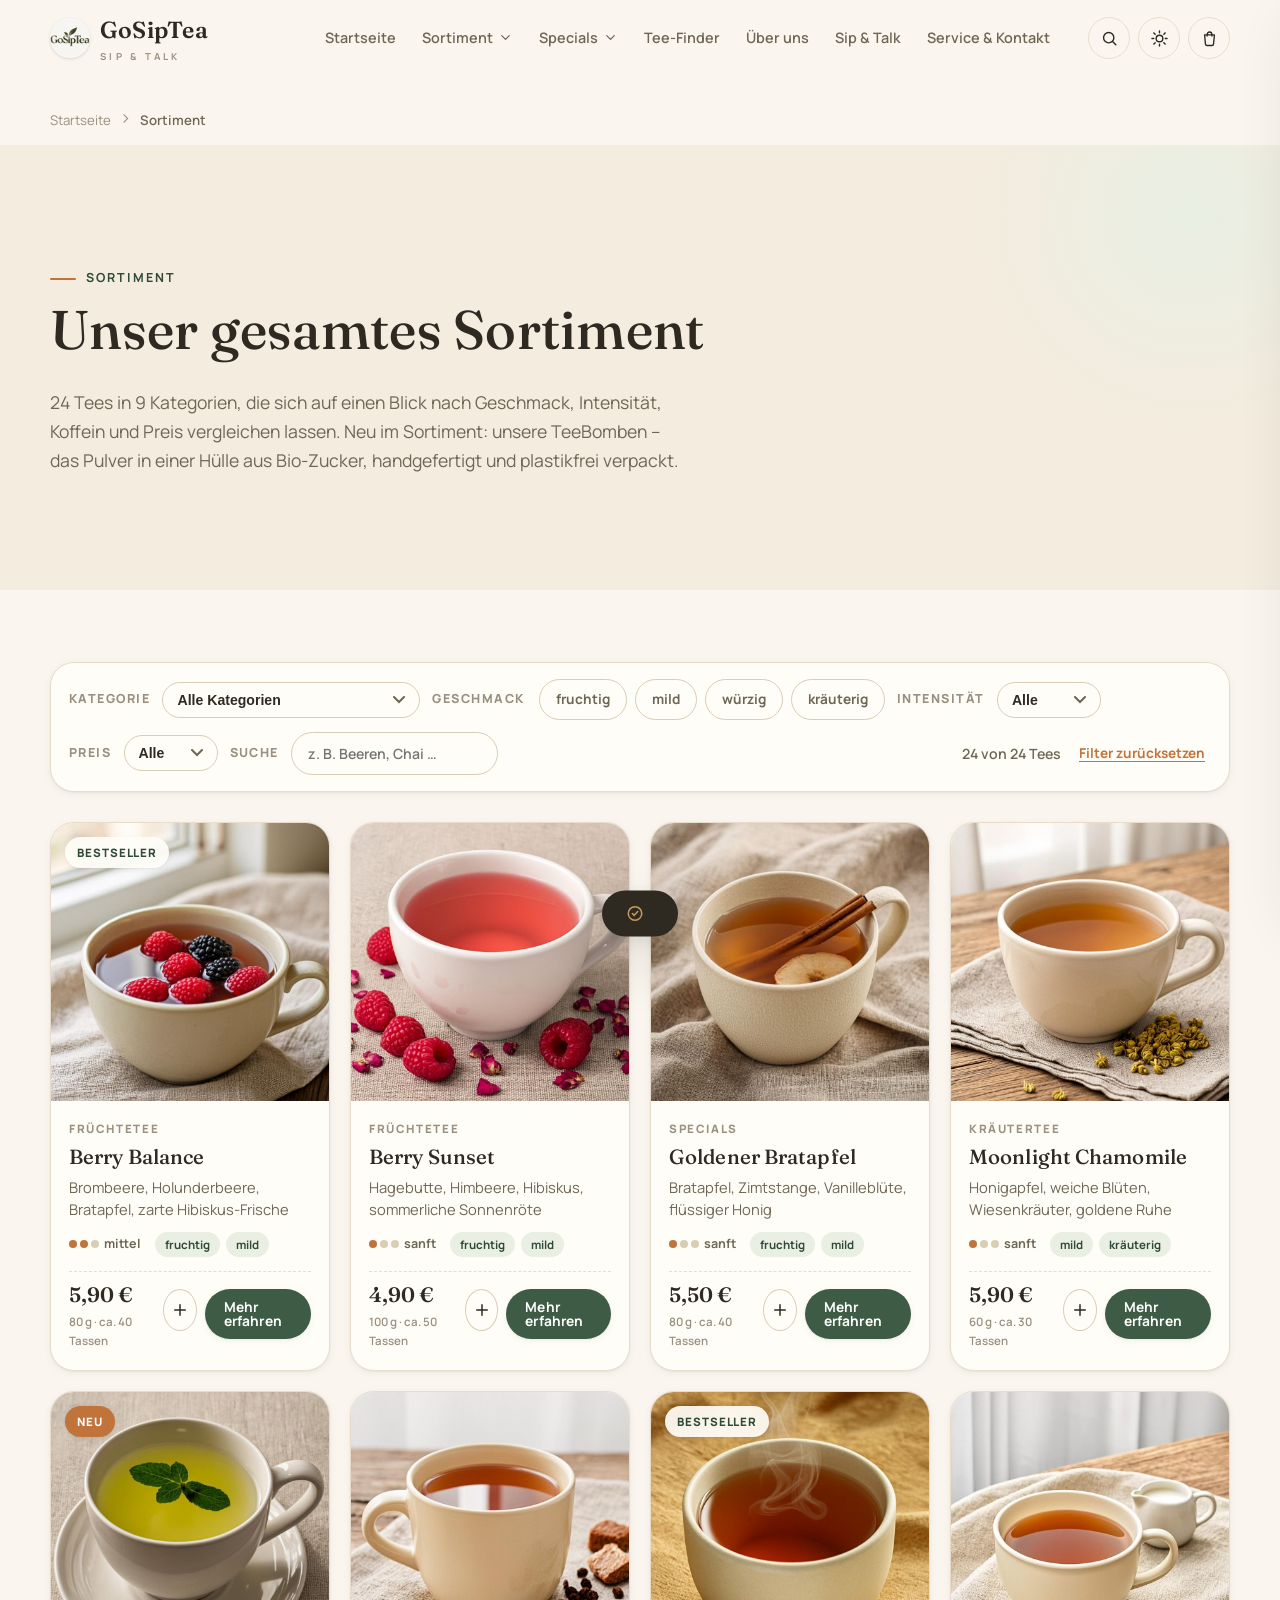
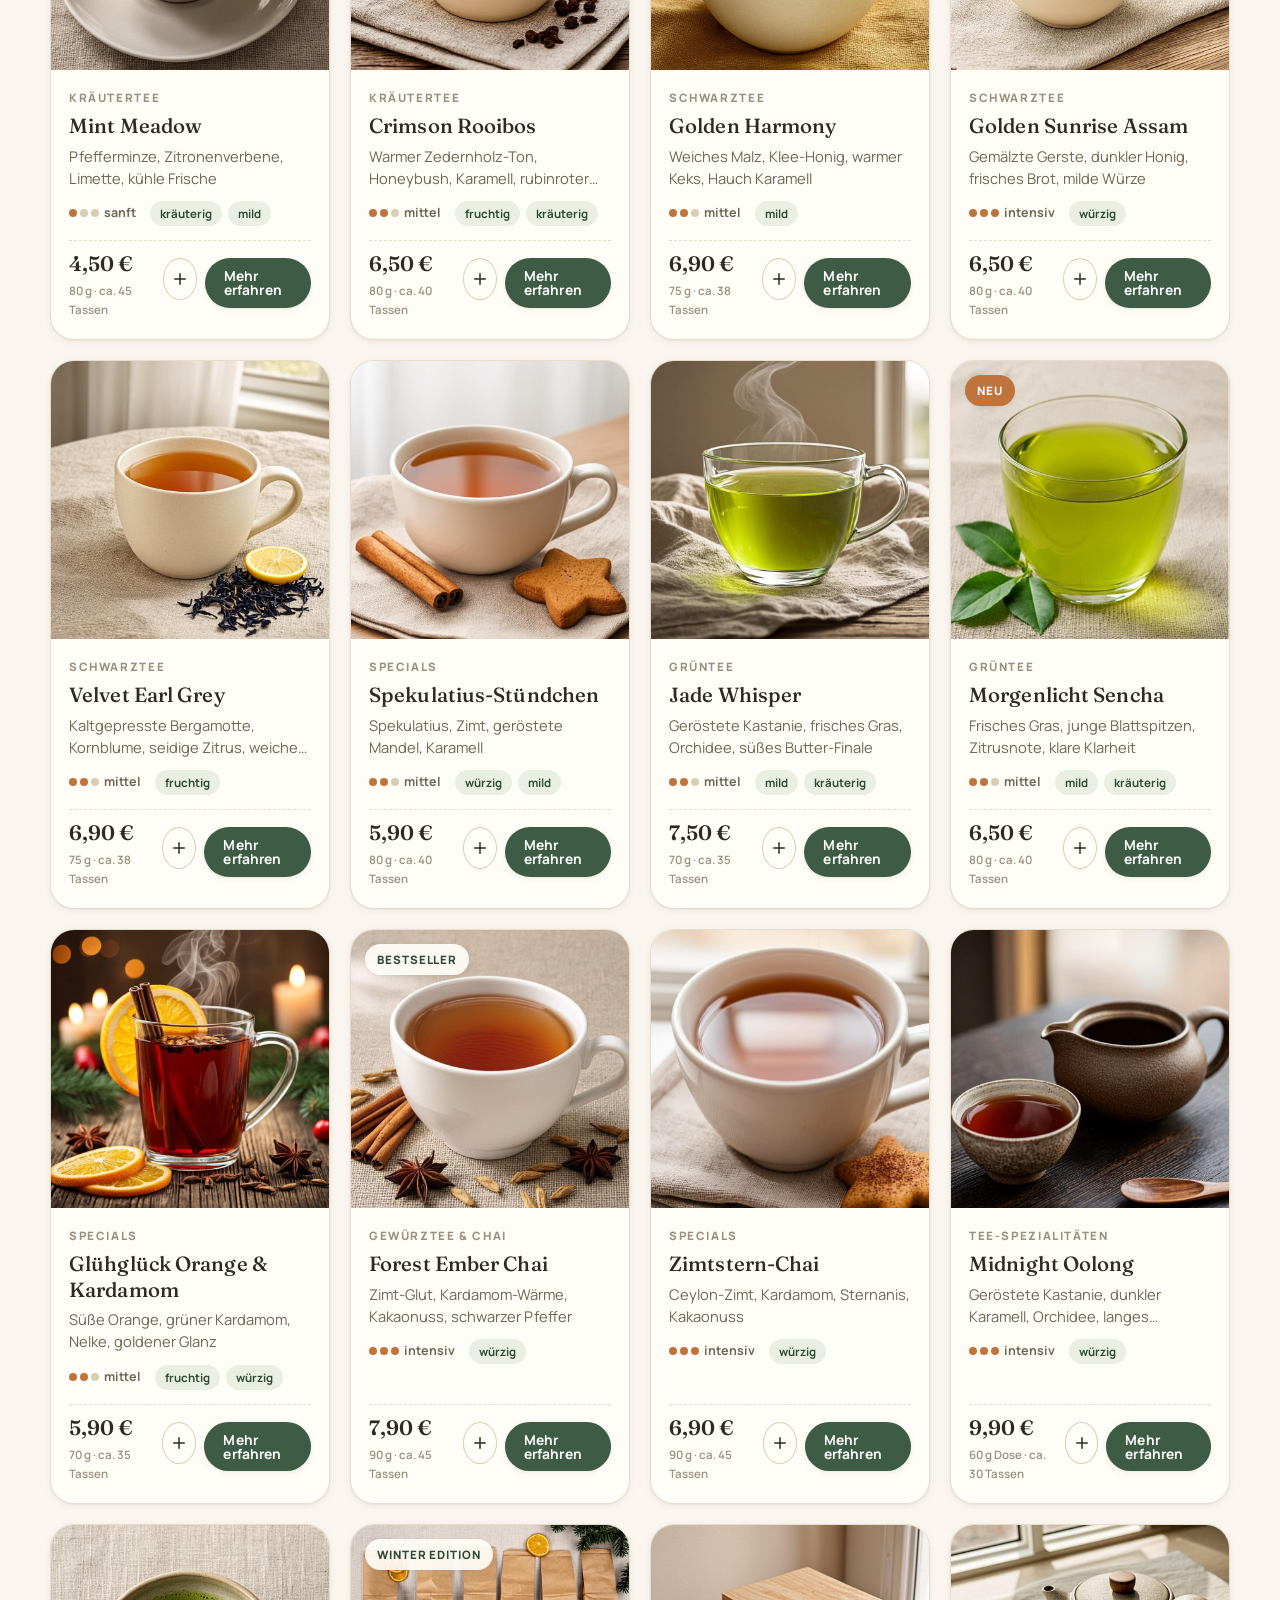
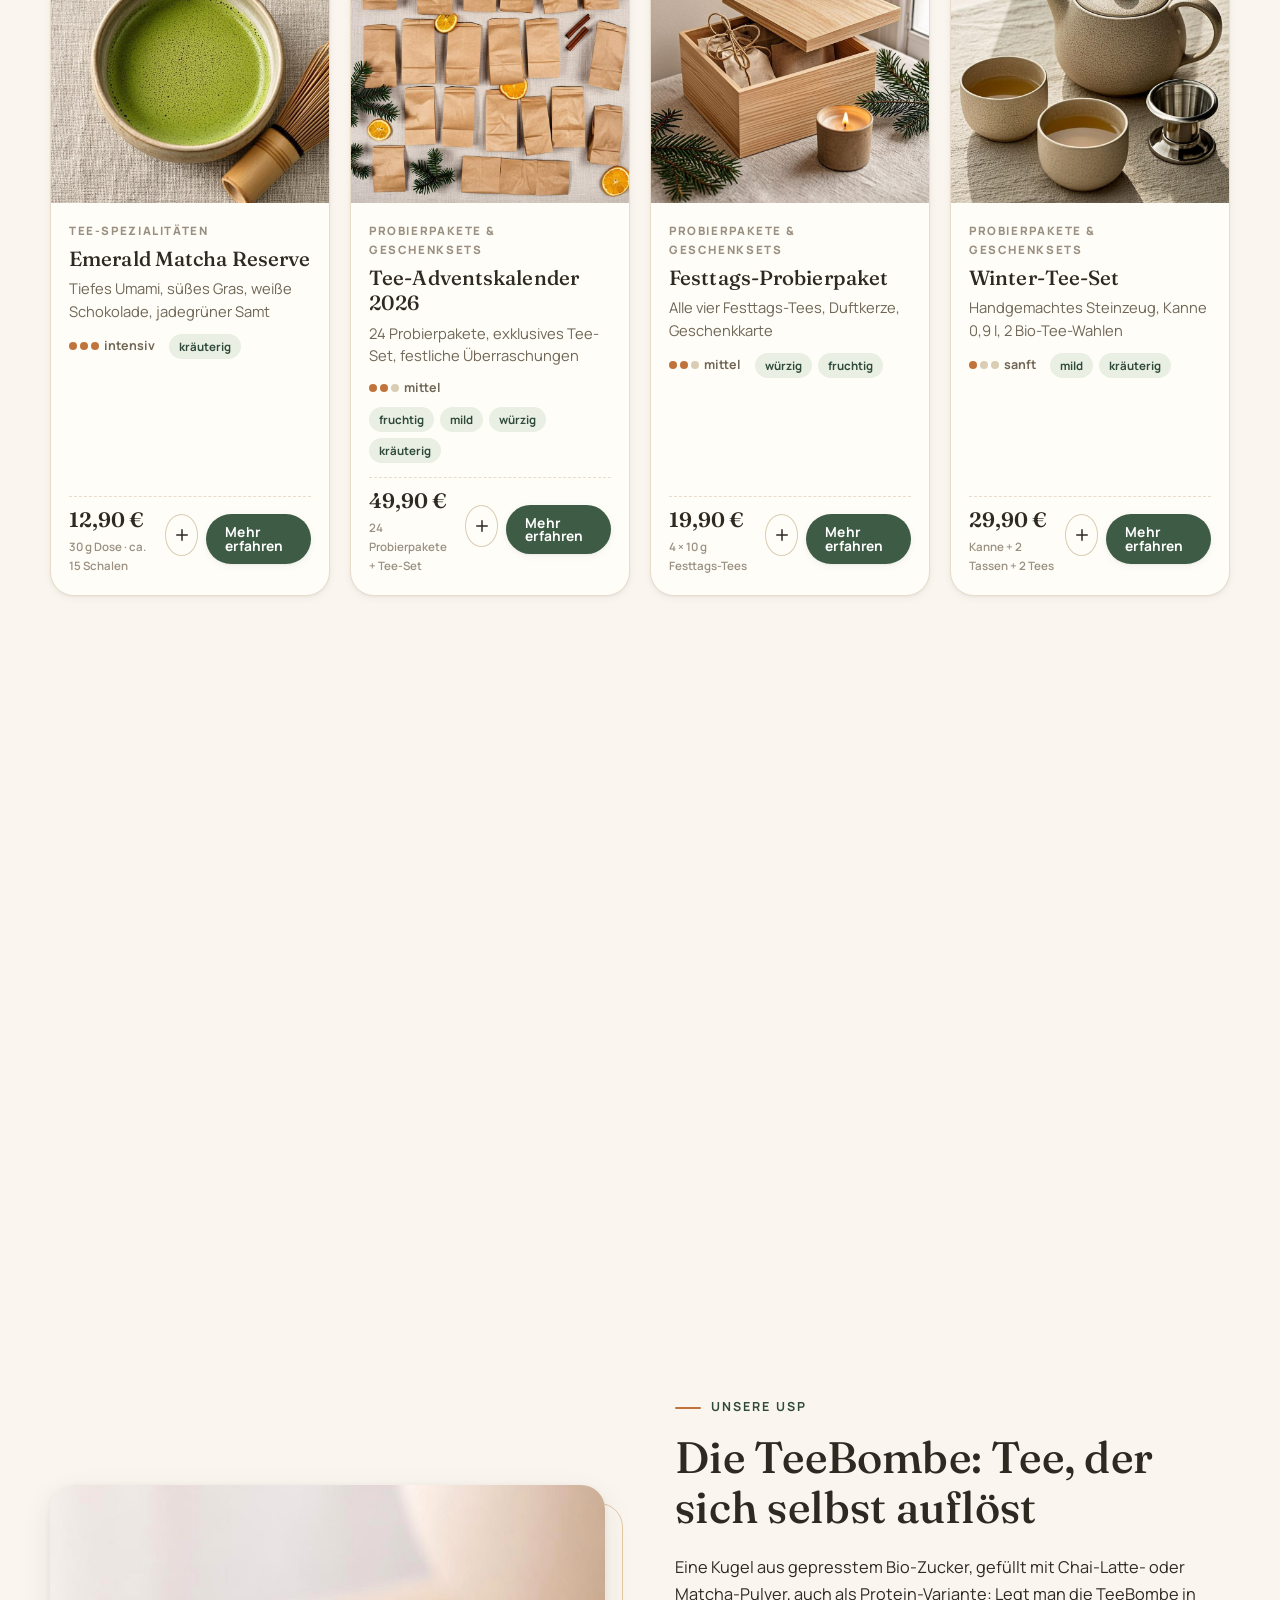
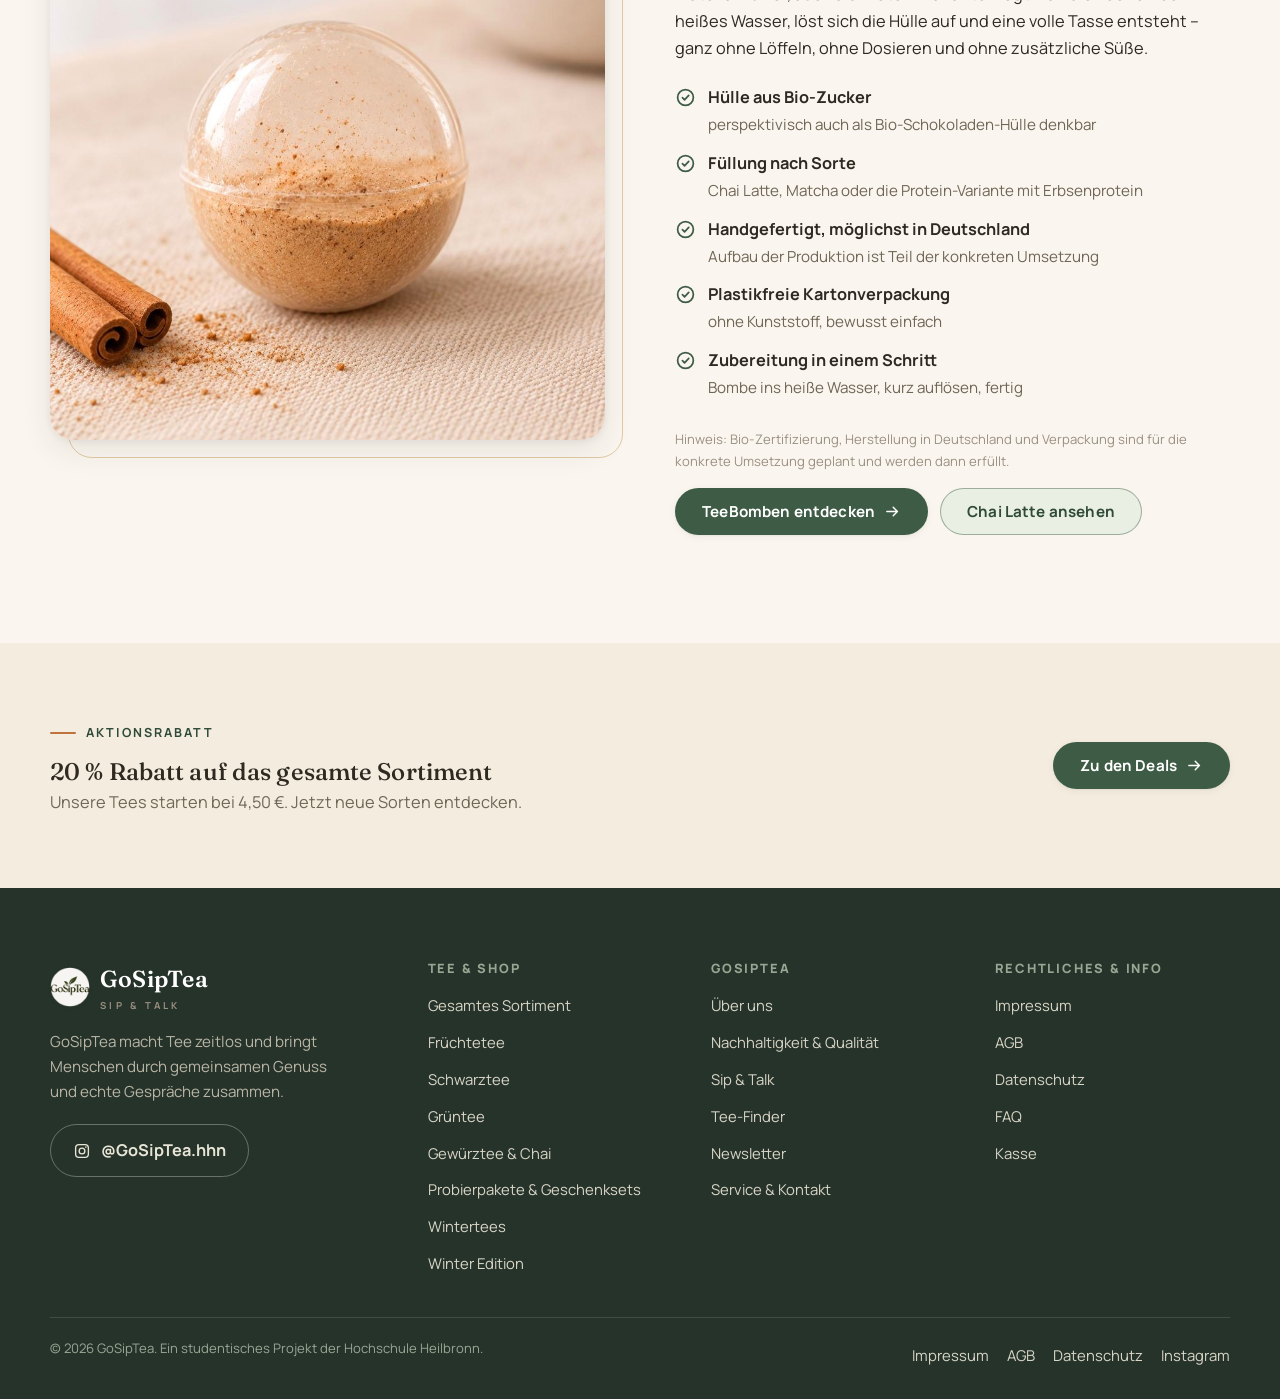
<file: sortiment.html>
<!DOCTYPE html>
<html lang="de" data-theme="light">
<head>
<meta charset="UTF-8">
<meta name="viewport" content="width=device-width, initial-scale=1.0">
<title>Sortiment – Alle 24 Tees von GoSipTea | Früchte-, Kräuter-, Grün- & Schwarztee</title>
<meta name="description" content="Das gesamte GoSipTea-Sortiment: 24 Tees in 9 Kategorien mit Geschmack, Intensität & Preis. Jetzt mit den TeeBomben als USP – Chai Latte, Matcha & Protein.">
<meta name="robots" content="index,follow">
<link rel="canonical" href="https://gamerio2904.github.io/GoSipTea/sortiment.html">
<meta name="theme-color" content="#faf6ef">
<meta property="og:type" content="website">
<meta property="og:site_name" content="GoSipTea">
<meta property="og:title" content="Sortiment – Alle 24 Tees von GoSipTea | Früchte-, Kräuter-, Grün- & Schwarztee">
<meta property="og:description" content="Das gesamte GoSipTea-Sortiment: 24 Tees in 9 Kategorien mit Geschmack, Intensität & Preis. Jetzt mit den TeeBomben als USP – Chai Latte, Matcha & Protein.">
<meta property="og:url" content="https://gamerio2904.github.io/GoSipTea/sortiment.html">
<meta property="og:image" content="https://gamerio2904.github.io/GoSipTea/assets/img/og.jpg">
<meta property="og:locale" content="de_DE">
<meta name="twitter:card" content="summary_large_image">
<meta name="twitter:title" content="Sortiment – Alle 24 Tees von GoSipTea | Früchte-, Kräuter-, Grün- & Schwarztee">
<meta name="twitter:description" content="Das gesamte GoSipTea-Sortiment: 24 Tees in 9 Kategorien mit Geschmack, Intensität & Preis. Jetzt mit den TeeBomben als USP – Chai Latte, Matcha & Protein.">
<meta name="twitter:image" content="https://gamerio2904.github.io/GoSipTea/assets/img/og.jpg">
<link rel="icon" href="assets/img/favicon.ico" sizes="any">
<link rel="icon" href="assets/img/favicon-192.png" type="image/png" sizes="192x192">
<link rel="apple-touch-icon" href="assets/img/apple-touch-icon.png">
<link rel="manifest" href="site.webmanifest">
<link rel="preconnect" href="https://fonts.googleapis.com">
<link rel="preconnect" href="https://fonts.gstatic.com" crossorigin>
<link href="https://fonts.googleapis.com/css2?family=Fraunces:ital,opsz,wght@0,9..144,300..700;1,9..144,300..700&amp;family=Manrope:wght@400..800&amp;display=swap" rel="stylesheet">
<link rel="stylesheet" href="css/styles.css?v=9">
<script type="application/ld+json">{"@context": "https://schema.org", "@graph": [{"@context": "https://schema.org", "@type": "CollectionPage", "name": "Sortiment – GoSipTea", "url": "https://gamerio2904.github.io/GoSipTea/sortiment.html", "inLanguage": "de-DE"}, {"@context": "https://schema.org", "@type": "ItemList", "name": "Alle Tees von GoSipTea", "itemListElement": [{"@type": "ListItem", "position": 1, "name": "Berry Balance"}, {"@type": "ListItem", "position": 2, "name": "Golden Harmony"}, {"@type": "ListItem", "position": 3, "name": "Jade Whisper"}, {"@type": "ListItem", "position": 4, "name": "Golden Sunrise Assam"}, {"@type": "ListItem", "position": 5, "name": "Velvet Earl Grey"}, {"@type": "ListItem", "position": 6, "name": "Emerald Matcha Reserve"}, {"@type": "ListItem", "position": 7, "name": "Moonlight Chamomile"}, {"@type": "ListItem", "position": 8, "name": "Crimson Rooibos"}, {"@type": "ListItem", "position": 9, "name": "Midnight Oolong"}, {"@type": "ListItem", "position": 10, "name": "Forest Ember Chai"}, {"@type": "ListItem", "position": 11, "name": "Goldener Bratapfel"}, {"@type": "ListItem", "position": 12, "name": "Glühglück Orange & Kardamom"}, {"@type": "ListItem", "position": 13, "name": "Spekulatius-Stündchen"}, {"@type": "ListItem", "position": 14, "name": "Zimtstern-Chai"}, {"@type": "ListItem", "position": 15, "name": "Berry Sunset"}, {"@type": "ListItem", "position": 16, "name": "Mint Meadow"}, {"@type": "ListItem", "position": 17, "name": "Morgenlicht Sencha"}, {"@type": "ListItem", "position": 18, "name": "Tee-Adventskalender 2026"}, {"@type": "ListItem", "position": 19, "name": "Festtags-Probierpaket"}, {"@type": "ListItem", "position": 20, "name": "Winter-Tee-Set"}, {"@type": "ListItem", "position": 21, "name": "TeeBombe Chai Latte"}, {"@type": "ListItem", "position": 22, "name": "TeeBombe Matcha"}, {"@type": "ListItem", "position": 23, "name": "TeeBombe Chai Latte Protein"}, {"@type": "ListItem", "position": 24, "name": "TeeBombe Matcha Protein"}]}]}</script>
</head>
<body>
<a class="skip-link" href="#main">Zum Inhalt springen</a>
<header class="site-header"><div class="container header-inner"><a class="logo" href="index.html" aria-label="GoSipTea – Startseite"><img class="logo__mark" src="assets/img/logo.png?v=1" alt="GoSipTea Logo" width="40" height="40" loading="eager"><span>GoSipTea<small>Sip &amp; Talk</small></span></a><nav class="nav" aria-label="Hauptnavigation"><a href="index.html">Startseite</a><div class="nav__item nav__item--sub"><a href="sortiment.html" class="nav__parent" aria-haspopup="true" aria-expanded="false">Sortiment<svg class="chev" viewBox="0 0 24 24" fill="none" stroke="currentColor" stroke-width="2" stroke-linecap="round" stroke-linejoin="round" aria-hidden="true"><path d="M6 9l6 6 6-6"/></svg></a><ul class="nav__sub"><li><a href="sortiment.html">Alle Tees ansehen</a></li><li><a href="fruechtetee.html">Früchtetee entdecken</a></li><li><a href="schwarztee.html">Schwarztee entdecken</a></li><li><a href="sortiment.html?cat=kraeutertee">Kräutertee</a></li><li><a href="sortiment.html?cat=gruentee">Grüntee</a></li><li><a href="sortiment.html?cat=chai">Gewürztee &amp; Chai</a></li><li><a href="sortiment.html?cat=spezialitaeten">Tee-Spezialitäten</a></li><li><a href="sortiment.html?cat=specials">Wintertees</a></li><li><a href="sortiment.html?cat=sets">Probierpakete &amp; Geschenksets</a></li></ul></div><div class="nav__item nav__item--sub"><button type="button" class="nav__parent" aria-haspopup="true" aria-expanded="false">Specials<svg class="chev" viewBox="0 0 24 24" fill="none" stroke="currentColor" stroke-width="2" stroke-linecap="round" stroke-linejoin="round" aria-hidden="true"><path d="M6 9l6 6 6-6"/></svg></button><ul class="nav__sub"><li><a href="christmas/index.html">Winter Edition</a></li><li><a href="sortiment.html?cat=specials">Wintertees entdecken</a></li><li><a href="produkt.html?id=tee-adventskalender-2026">Tee-Adventskalender 2026</a></li><li><a href="produkt.html?id=festtags-probierpaket">Festtags-Probierpaket</a></li></ul></div><a href="index.html#tee-finder">Tee-Finder</a><a href="ueber-uns.html">Über uns</a><a href="sip-talk.html">Sip &amp; Talk</a><a href="service.html">Service &amp; Kontakt</a></nav><div class="header-actions"><div class="hdr-search" id="hdr-search"><button type="button" class="icon-btn" id="search-toggle" aria-expanded="false" aria-haspopup="true" aria-label="Suche öffnen"><svg viewBox="0 0 24 24" fill="none" stroke="currentColor" stroke-width="1.8" stroke-linecap="round" aria-hidden="true"><circle cx="11" cy="11" r="6.5"/><path d="M20 20l-4.2-4.2"/></svg></button><form class="search-form" action="sortiment.html" method="get" role="search"><label class="skip-link" for="hdr-q">Tee suchen</label><input id="hdr-q" type="search" name="q" placeholder="Tee suchen … z. B. Chai, Minze" autocomplete="off"><button type="submit" class="btn btn--primary btn--sm">Suchen</button></form></div><button type="button" class="icon-btn theme-toggle" id="theme-toggle" aria-label="Farbschema wechseln (hell/dunkel)" aria-checked="false" role="switch"><svg class="sun" viewBox="0 0 24 24" fill="none" stroke="currentColor" stroke-width="1.8" stroke-linecap="round" aria-hidden="true"><circle cx="12" cy="12" r="4.2"/><path d="M12 2.5v2.2M12 19.3v2.2M2.5 12h2.2M19.3 12h2.2M4.9 4.9l1.6 1.6M17.5 17.5l1.6 1.6M19.1 4.9l-1.6 1.6M6.5 17.5l-1.6 1.6"/></svg><svg class="moon" viewBox="0 0 24 24" fill="none" stroke="currentColor" stroke-width="1.8" stroke-linejoin="round" aria-hidden="true"><path d="M20.6 13.4A8.6 8.6 0 1 1 10.6 3.4a6.8 6.8 0 0 0 10 10z"/></svg></button><button type="button" class="icon-btn" id="cart-open" aria-label="Warenkorb öffnen"><svg viewBox="0 0 24 24" fill="none" stroke="currentColor" stroke-width="1.7" stroke-linejoin="round" aria-hidden="true"><path d="M5.8 7.5h12.4l-1.1 11.6a2 2 0 0 1-2 1.8H8.9a2 2 0 0 1-2-1.8L5.8 7.5z"/><path d="M9 9.5V6.8a3 3 0 0 1 6 0v2.7"/></svg><span class="icon-btn__badge" id="cart-count">0</span></button><button type="button" class="icon-btn burger" id="burger" aria-label="Menü öffnen" aria-expanded="false"><svg viewBox="0 0 24 24" fill="none" stroke="currentColor" stroke-width="2" stroke-linecap="round" aria-hidden="true"><path d="M4 7h16M4 12h16M4 17h10"/></svg></button></div></div></header><nav class="mobile-nav" id="mobile-nav" aria-label="Mobile Navigation"><button type="button" class="icon-btn mobile-nav__close" aria-label="Menü schließen"><svg viewBox="0 0 24 24" fill="none" stroke="currentColor" stroke-width="2" stroke-linecap="round" aria-hidden="true"><path d="M6 6l12 12M18 6L6 18"/></svg></button><form class="mobile-search" action="sortiment.html" method="get" role="search"><input type="search" name="q" placeholder="Tee suchen …" aria-label="Tee suchen"><button type="submit" class="btn btn--primary btn--sm">Suchen</button></form><ul><li><a href="index.html">Startseite</a></li><li><a href="index.html#tee-finder">Tee-Finder</a></li><li><a href="ueber-uns.html">Über uns</a></li><li><a href="nachhaltigkeit.html">Nachhaltigkeit</a></li><li><a href="sip-talk.html">Sip &amp; Talk</a></li><li><a href="service.html">Service &amp; Kontakt</a></li><li class="mnav-head">Sortiment</li><li><ul class="mnav-sub"><li><a href="sortiment.html">Alle Tees ansehen</a></li><li><a href="fruechtetee.html">Früchtetee entdecken</a></li><li><a href="schwarztee.html">Schwarztee entdecken</a></li><li><a href="sortiment.html?cat=kraeutertee">Kräutertee</a></li><li><a href="sortiment.html?cat=gruentee">Grüntee</a></li><li><a href="sortiment.html?cat=chai">Gewürztee &amp; Chai</a></li><li><a href="sortiment.html?cat=spezialitaeten">Tee-Spezialitäten</a></li><li><a href="sortiment.html?cat=specials">Wintertees</a></li><li><a href="sortiment.html?cat=sets">Probierpakete &amp; Geschenksets</a></li></ul></li><li class="mnav-head">Specials</li><li><ul class="mnav-sub"><li><a href="christmas/index.html">Winter Edition</a></li><li><a href="sortiment.html?cat=specials">Wintertees entdecken</a></li><li><a href="produkt.html?id=tee-adventskalender-2026">Tee-Adventskalender 2026</a></li><li><a href="produkt.html?id=festtags-probierpaket">Festtags-Probierpaket</a></li></ul></li></ul></nav>
<main id="main">
<nav class="container" aria-label="Brotkrumen"><ol class="breadcrumb" style="display:flex;gap:8px;list-style:none"><li><a href="index.html">Startseite</a></li><li aria-hidden="true"><svg viewBox="0 0 24 24" fill="none" stroke="currentColor" stroke-width="2" stroke-linecap="round" aria-hidden="true"><path d="M9 5l7 7-7 7"/></svg></li><li><span aria-current="page">Sortiment</span></li></ol></nav><section class="page-hero"><div class="container"><p class="eyebrow">Sortiment</p><h1>Unser gesamtes Sortiment</h1><p class="lead">24 Tees in 9 Kategorien, die sich auf einen Blick nach Geschmack, Intensität, Koffein und Preis vergleichen lassen. Neu im Sortiment: unsere TeeBomben – das Pulver in einer Hülle aus Bio-Zucker, handgefertigt und plastikfrei verpackt.</p></div></section><section class="section section--tight"><div class="container"><div class="filterbar" id="filterbar"><div class="filterbar__group"><label class="filterbar__label" for="filter-cat">Kategorie</label><select id="filter-cat" aria-label="Nach Kategorie filtern"><option value="">Alle Kategorien</option><option value="fruechtetee">Früchtetee</option><option value="kraeutertee">Kräutertee</option><option value="schwarztee">Schwarztee</option><option value="gruentee">Grüntee</option><option value="chai">Gewürztee & Chai</option><option value="spezialitaeten">Tee-Spezialitäten</option><option value="specials">Specials</option><option value="sets">Probierpakete & Geschenksets</option><option value="teebomben">TeeBomben</option></select></div><span class="filterbar__label">Geschmack</span><div class="chip-row"><button type="button" class="chip" data-kind="taste" data-val="fruchtig">fruchtig</button><button type="button" class="chip" data-kind="taste" data-val="mild">mild</button><button type="button" class="chip" data-kind="taste" data-val="würzig">würzig</button><button type="button" class="chip" data-kind="taste" data-val="kräuterig">kräuterig</button></div><div class="filterbar__group"><span class="filterbar__label">Intensität</span><select id="filter-intensity" aria-label="Nach Geschmacksintensität filtern"><option value="">Alle</option><option value="1">Sanft</option><option value="2">Mittel</option><option value="3">Intensiv</option></select></div><div class="filterbar__group"><span class="filterbar__label">Preis</span><select id="filter-price" aria-label="Nach Preis filtern"><option value="">Alle</option><option value="a">bis 6 €</option><option value="b">6–9 €</option><option value="c">ab 9 €</option></select></div><div class="filterbar__group"><label class="filterbar__label" for="filter-search">Suche</label><input id="filter-search" type="search" placeholder="z. B. Beeren, Chai …" style="padding:9px 16px;border-radius:999px;border:1.5px solid var(--line-strong);background:transparent;color:var(--ink);font:inherit;font-weight:600;font-size:.88rem"></div><span class="filter-count" id="filter-count"></span><button type="button" class="filter-reset" id="filter-reset">Filter zurücksetzen</button></div><div class="p-grid" id="sortiment-grid"></div><div class="no-results" id="no-results" hidden><h3>Kein Tee gefunden</h3><p>Für diese Kombination haben wir aktuell keinen Tee. Probier es mit weniger Filtern oder lass den Tee-Finder für dich suchen.</p><a class="btn btn--primary btn--sm" href="index.html#tee-finder">Tee-Finder öffnen</a></div></div></section><section class="section" id="teebomben-usp"><div class="container"><div class="split"><div class="split__media reveal"><div class="split__media-frame"><img src="assets/img/teabomben/chai-latte-offen.jpg" alt="Geöffnete TeeBombe Chai Latte mit sichtbarer Pulver-Füllung" loading="lazy"></div></div><div class="reveal reveal-d1"><p class="eyebrow">Unsere USP</p><h2 class="sec-title">Die TeeBombe: Tee, der sich selbst auflöst</h2><p>Eine Kugel aus gepresstem Bio-Zucker, gefüllt mit Chai-Latte- oder Matcha-Pulver, auch als Protein-Variante: Legt man die TeeBombe in heißes Wasser, löst sich die Hülle auf und eine volle Tasse entsteht – ganz ohne Löffeln, ohne Dosieren und ohne zusätzliche Süße.</p><ul class="checklist"><li><svg viewBox="0 0 24 24" fill="none" stroke="currentColor" stroke-width="2" stroke-linecap="round" stroke-linejoin="round" aria-hidden="true"><circle cx="12" cy="12" r="9"/><path d="M8.5 12.2l2.4 2.4 4.8-5"/></svg><div><b>Hülle aus Bio-Zucker</b><span>perspektivisch auch als Bio-Schokoladen-Hülle denkbar</span></div></li><li><svg viewBox="0 0 24 24" fill="none" stroke="currentColor" stroke-width="2" stroke-linecap="round" stroke-linejoin="round" aria-hidden="true"><circle cx="12" cy="12" r="9"/><path d="M8.5 12.2l2.4 2.4 4.8-5"/></svg><div><b>Füllung nach Sorte</b><span>Chai Latte, Matcha oder die Protein-Variante mit Erbsenprotein</span></div></li><li><svg viewBox="0 0 24 24" fill="none" stroke="currentColor" stroke-width="2" stroke-linecap="round" stroke-linejoin="round" aria-hidden="true"><circle cx="12" cy="12" r="9"/><path d="M8.5 12.2l2.4 2.4 4.8-5"/></svg><div><b>Handgefertigt, möglichst in Deutschland</b><span>Aufbau der Produktion ist Teil der konkreten Umsetzung</span></div></li><li><svg viewBox="0 0 24 24" fill="none" stroke="currentColor" stroke-width="2" stroke-linecap="round" stroke-linejoin="round" aria-hidden="true"><circle cx="12" cy="12" r="9"/><path d="M8.5 12.2l2.4 2.4 4.8-5"/></svg><div><b>Plastikfreie Kartonverpackung</b><span>ohne Kunststoff, bewusst einfach</span></div></li><li><svg viewBox="0 0 24 24" fill="none" stroke="currentColor" stroke-width="2" stroke-linecap="round" stroke-linejoin="round" aria-hidden="true"><circle cx="12" cy="12" r="9"/><path d="M8.5 12.2l2.4 2.4 4.8-5"/></svg><div><b>Zubereitung in einem Schritt</b><span>Bombe ins heiße Wasser, kurz auflösen, fertig</span></div></li></ul><p style="font-size:.82rem;color:var(--ink-faint);margin-top:14px">Hinweis: Bio-Zertifizierung, Herstellung in Deutschland und Verpackung sind für die konkrete Umsetzung geplant und werden dann erfüllt.</p><div style="display:flex;gap:12px;flex-wrap:wrap;margin-top:16px"><a class="btn btn--primary" href="sortiment.html?cat=teebomben">TeeBomben entdecken <svg viewBox="0 0 24 24" fill="none" stroke="currentColor" stroke-width="2" stroke-linecap="round" stroke-linejoin="round" aria-hidden="true"><path d="M4 12h15M13 6l6 6-6 6"/></svg></a><a class="btn btn--ghost" href="produkt.html?id=teebombe-chai-latte">Chai Latte ansehen</a></div></div></div></div></section><section class="section--tight" style="background:var(--bg-alt)"><div class="container" style="display:flex;flex-wrap:wrap;align-items:center;justify-content:space-between;gap:16px"><div><p class="eyebrow">Aktionsrabatt</p><h2 style="font-size:1.5rem;margin-bottom:4px">20 % Rabatt auf das gesamte Sortiment</h2><p style="color:var(--ink-soft);margin:0">Unsere Tees starten bei 4,50 €. Jetzt neue Sorten entdecken.</p></div><a class="btn btn--primary" href="index.html#deals">Zu den Deals <svg viewBox="0 0 24 24" fill="none" stroke="currentColor" stroke-width="2" stroke-linecap="round" stroke-linejoin="round" aria-hidden="true"><path d="M4 12h15M13 6l6 6-6 6"/></svg></a></div></section>
</main>
<footer class="footer"><div class="container"><div class="footer__grid"><div><a class="logo" href="index.html"><img class="logo__mark" src="assets/img/logo.png?v=1" alt="GoSipTea Logo" width="40" height="40" loading="eager"><span>GoSipTea<small>Sip &amp; Talk</small></span></a><p class="footer__claim">GoSipTea macht Tee zeitlos und bringt Menschen durch gemeinsamen Genuss und echte Gespräche zusammen.</p><a class="insta-handle" href="https://www.instagram.com/gosiptea.hhn" target="_blank" rel="noopener"><svg viewBox="0 0 24 24" fill="none" stroke="currentColor" stroke-width="1.8" stroke-linecap="round" aria-hidden="true"><rect x="3.5" y="3.5" width="17" height="17" rx="4.5"/><circle cx="12" cy="12" r="3.8"/><circle cx="17.2" cy="6.8" r="1.1" fill="currentColor" stroke="none"/></svg>@GoSipTea.hhn</a></div><div><h4>Tee &amp; Shop</h4><ul><li><a href="sortiment.html">Gesamtes Sortiment</a></li><li><a href="fruechtetee.html">Früchtetee</a></li><li><a href="schwarztee.html">Schwarztee</a></li><li><a href="sortiment.html?cat=gruentee">Grüntee</a></li><li><a href="sortiment.html?cat=chai">Gewürztee &amp; Chai</a></li><li><a href="sortiment.html?cat=sets">Probierpakete &amp; Geschenksets</a></li><li><a href="sortiment.html?cat=specials">Wintertees</a></li><li><a href="christmas/index.html">Winter Edition</a></li></ul></div><div><h4>GoSipTea</h4><ul><li><a href="ueber-uns.html">Über uns</a></li><li><a href="nachhaltigkeit.html">Nachhaltigkeit &amp; Qualität</a></li><li><a href="sip-talk.html">Sip &amp; Talk</a></li><li><a href="index.html#tee-finder">Tee-Finder</a></li><li><a href="index.html#newsletter">Newsletter</a></li><li><a href="service.html">Service &amp; Kontakt</a></li></ul></div><div><h4>Rechtliches &amp; Info</h4><ul><li><a href="impressum.html">Impressum</a></li><li><a href="agb.html">AGB</a></li><li><a href="datenschutz.html">Datenschutz</a></li><li><a href="service.html#faq">FAQ</a></li><li><a href="kasse.html">Kasse</a></li></ul></div></div><div class="footer__bottom"><p>© <span id="year">2026</span> GoSipTea. Ein studentisches Projekt der Hochschule Heilbronn.</p><ul><li><a href="impressum.html">Impressum</a></li><li><a href="agb.html">AGB</a></li><li><a href="datenschutz.html">Datenschutz</a></li><li><a href="https://www.instagram.com/gosiptea.hhn" target="_blank" rel="noopener">Instagram</a></li></ul></div></div></footer>
<div class="cart-overlay" id="cart-overlay"></div><aside class="cart-drawer" id="cart-drawer" aria-hidden="true" aria-label="Warenkorb"><div class="cart-drawer__head"><h2>Dein Warenkorb</h2><button type="button" class="icon-btn cart-drawer__close" aria-label="Warenkorb schließen"><svg viewBox="0 0 24 24" fill="none" stroke="currentColor" stroke-width="2" stroke-linecap="round" aria-hidden="true"><path d="M6 6l12 12M18 6L6 18"/></svg></button></div><div class="cart-drawer__body" id="cart-lines"></div><div class="cart-drawer__foot"><div class="cart-sum"><span>Zwischensumme</span><b id="cart-subtotal">0 €</b></div><p class="cart-note" id="cart-shipping-note">Versand: kostenlos ab 30 €.</p><div class="cart-sum"><span>Gesamt</span><b id="cart-total" style="font-family:var(--font-display);font-size:1.25rem;font-weight:600">0 €</b></div><button type="button" class="btn btn--primary btn--block" id="cart-checkout">Zur Kasse</button></div></aside><button type="button" class="to-top" id="to-top" aria-label="Nach oben scrollen"><svg viewBox="0 0 24 24" fill="none" stroke="currentColor" stroke-width="2.2" stroke-linecap="round" stroke-linejoin="round" aria-hidden="true"><path d="M12 19V5M6 11l6-6 6 6"/></svg></button><div class="toast" id="toast" role="status" aria-live="polite"><svg viewBox="0 0 24 24" fill="none" stroke="currentColor" stroke-width="2" stroke-linecap="round" stroke-linejoin="round" aria-hidden="true"><circle cx="12" cy="12" r="9"/><path d="M8.5 12.2l2.4 2.4 4.8-5"/></svg><span></span></div>
<script src="js/products.js?v=9" defer></script>
<script src="js/main.js?v=9" defer></script>
<script src="js/cart.js?v=9" defer></script>
<script src="js/shop.js?v=9" defer></script>
<script src="js/tea-finder.js?v=9" defer></script>
</body>
</html>
</file>
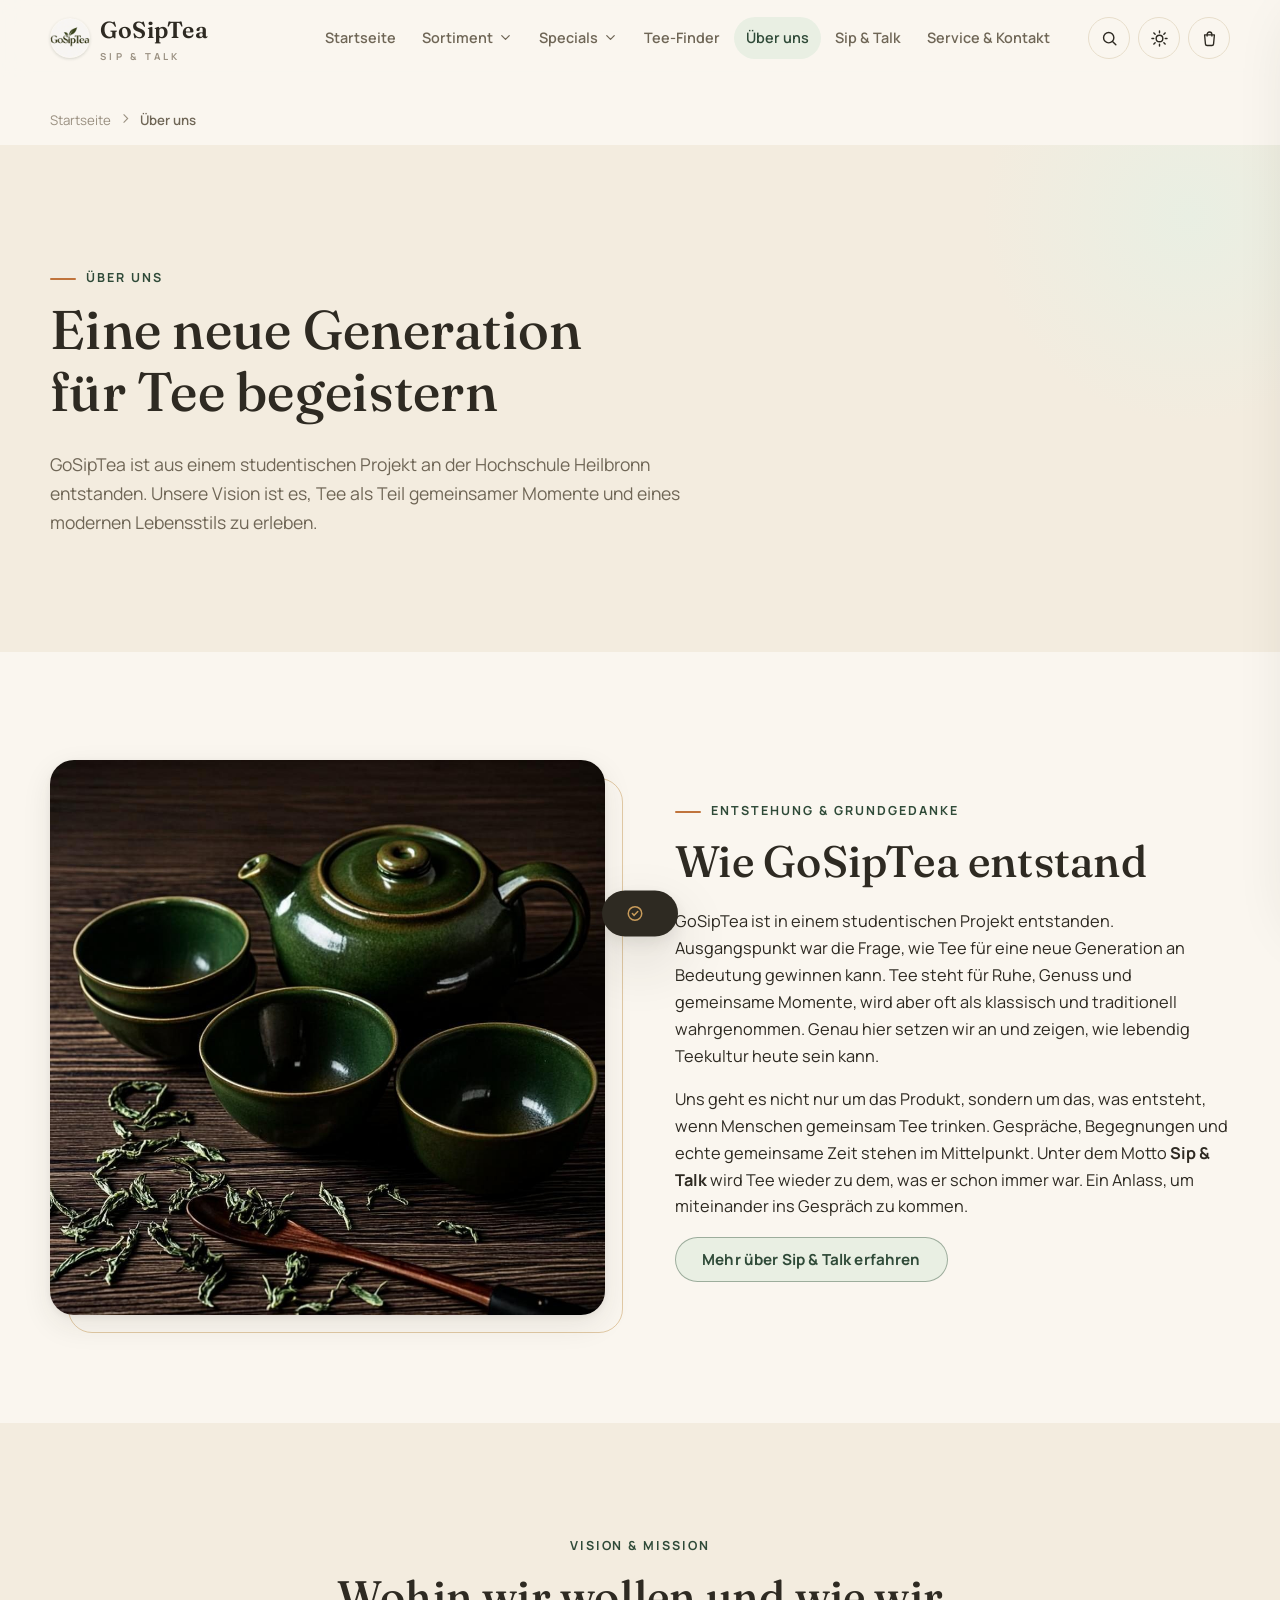
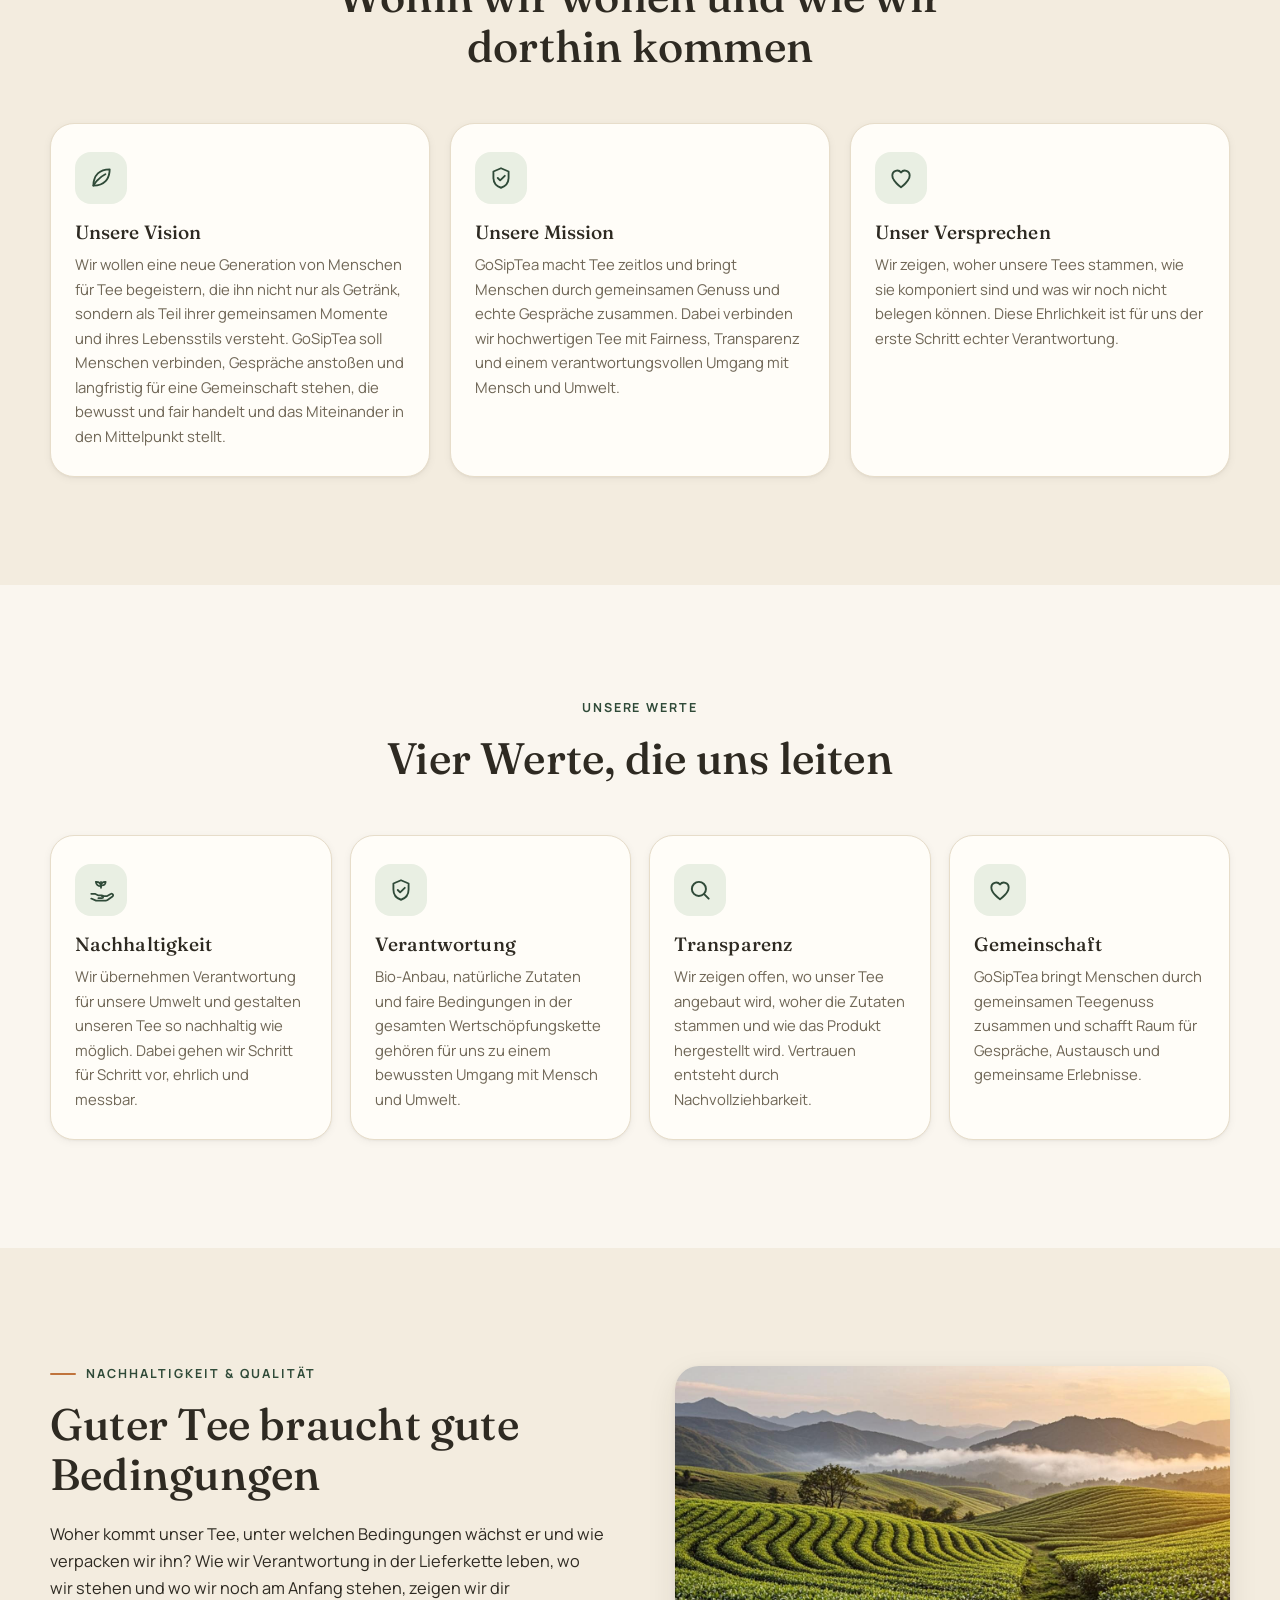
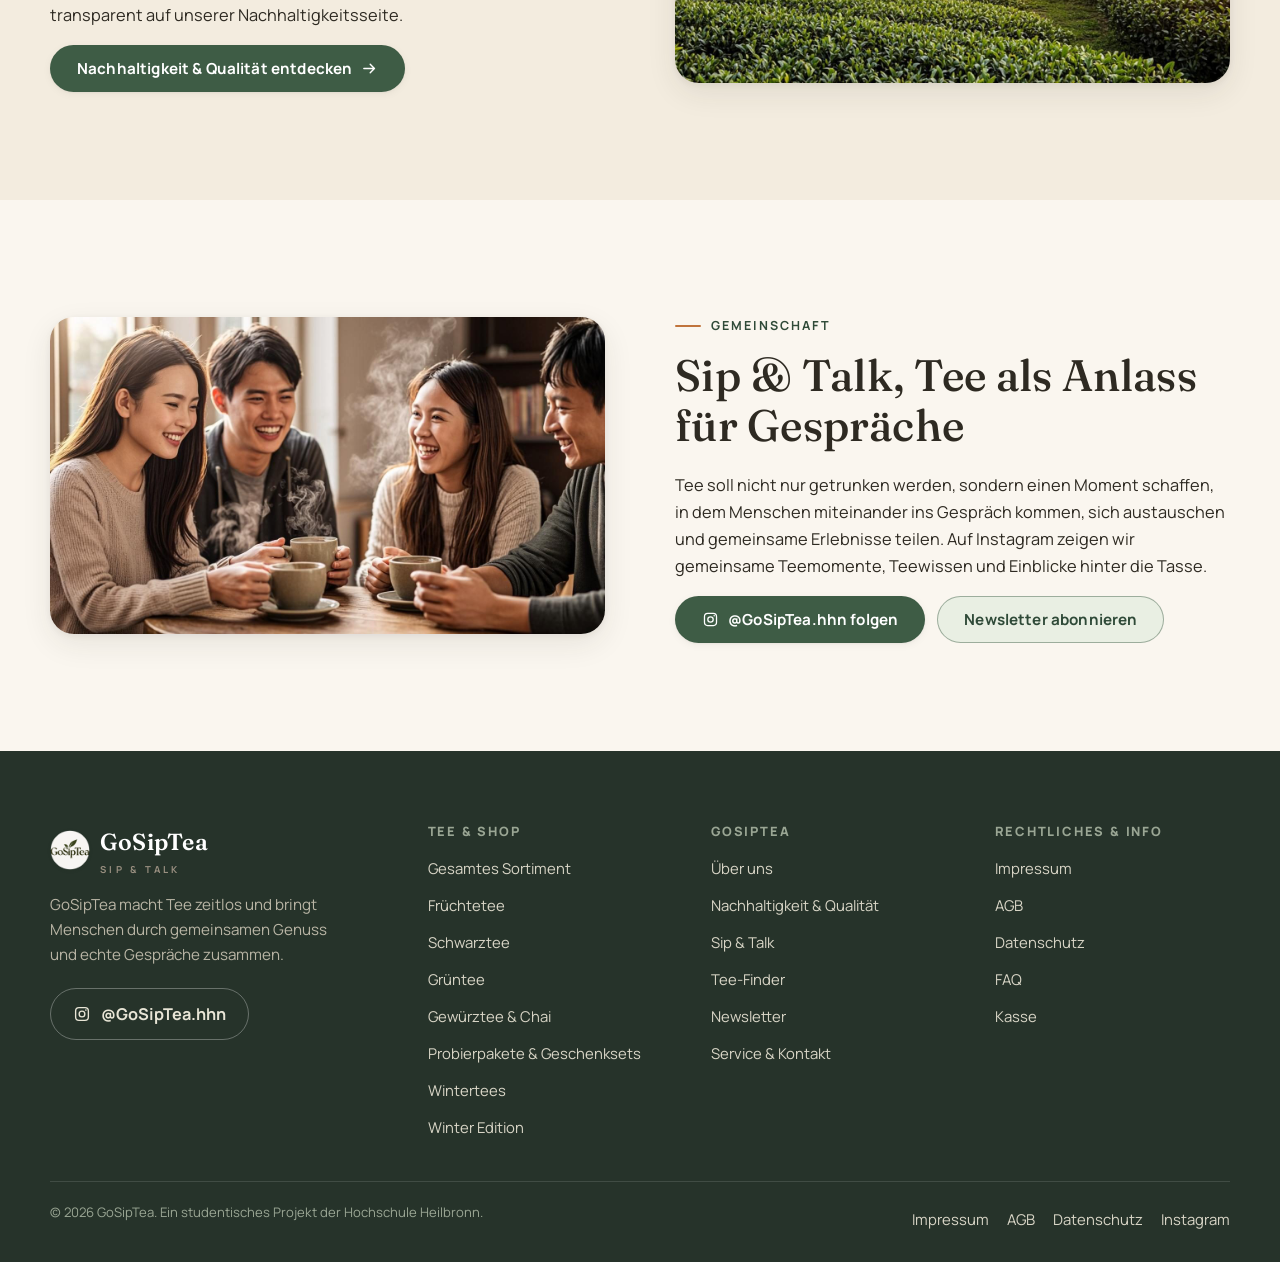
<file: ueber-uns.html>
<!DOCTYPE html>
<html lang="de" data-theme="light">
<head>
<meta charset="UTF-8">
<meta name="viewport" content="width=device-width, initial-scale=1.0">
<title>Über uns – Vision, Mission & Werte | GoSipTea</title>
<meta name="description" content="Über GoSipTea: aus einem studentischen Projekt entstanden. Unsere Vision, Mission und Werte sowie der Sip & Talk-Gedanke und die Community auf Instagram.">
<meta name="robots" content="index,follow">
<link rel="canonical" href="https://gamerio2904.github.io/GoSipTea/ueber-uns.html">
<meta name="theme-color" content="#faf6ef">
<meta property="og:type" content="website">
<meta property="og:site_name" content="GoSipTea">
<meta property="og:title" content="Über uns – Vision, Mission & Werte | GoSipTea">
<meta property="og:description" content="Über GoSipTea: aus einem studentischen Projekt entstanden. Unsere Vision, Mission und Werte sowie der Sip & Talk-Gedanke und die Community auf Instagram.">
<meta property="og:url" content="https://gamerio2904.github.io/GoSipTea/ueber-uns.html">
<meta property="og:image" content="https://gamerio2904.github.io/GoSipTea/assets/img/og.jpg">
<meta property="og:locale" content="de_DE">
<meta name="twitter:card" content="summary_large_image">
<meta name="twitter:title" content="Über uns – Vision, Mission & Werte | GoSipTea">
<meta name="twitter:description" content="Über GoSipTea: aus einem studentischen Projekt entstanden. Unsere Vision, Mission und Werte sowie der Sip & Talk-Gedanke und die Community auf Instagram.">
<meta name="twitter:image" content="https://gamerio2904.github.io/GoSipTea/assets/img/og.jpg">
<link rel="icon" href="assets/img/favicon.ico" sizes="any">
<link rel="icon" href="assets/img/favicon-192.png" type="image/png" sizes="192x192">
<link rel="apple-touch-icon" href="assets/img/apple-touch-icon.png">
<link rel="manifest" href="site.webmanifest">
<link rel="preconnect" href="https://fonts.googleapis.com">
<link rel="preconnect" href="https://fonts.gstatic.com" crossorigin>
<link href="https://fonts.googleapis.com/css2?family=Fraunces:ital,opsz,wght@0,9..144,300..700;1,9..144,300..700&amp;family=Manrope:wght@400..800&amp;display=swap" rel="stylesheet">
<link rel="stylesheet" href="css/styles.css?v=9">
<script type="application/ld+json">{"@context": "https://schema.org", "@type": "AboutPage", "name": "Über GoSipTea", "url": "https://gamerio2904.github.io/GoSipTea/ueber-uns.html", "inLanguage": "de-DE"}</script>
</head>
<body>
<a class="skip-link" href="#main">Zum Inhalt springen</a>
<header class="site-header"><div class="container header-inner"><a class="logo" href="index.html" aria-label="GoSipTea – Startseite"><img class="logo__mark" src="assets/img/logo.png?v=1" alt="GoSipTea Logo" width="40" height="40" loading="eager"><span>GoSipTea<small>Sip &amp; Talk</small></span></a><nav class="nav" aria-label="Hauptnavigation"><a href="index.html">Startseite</a><div class="nav__item nav__item--sub"><a href="sortiment.html" class="nav__parent" aria-haspopup="true" aria-expanded="false">Sortiment<svg class="chev" viewBox="0 0 24 24" fill="none" stroke="currentColor" stroke-width="2" stroke-linecap="round" stroke-linejoin="round" aria-hidden="true"><path d="M6 9l6 6 6-6"/></svg></a><ul class="nav__sub"><li><a href="sortiment.html">Alle Tees ansehen</a></li><li><a href="fruechtetee.html">Früchtetee entdecken</a></li><li><a href="schwarztee.html">Schwarztee entdecken</a></li><li><a href="sortiment.html?cat=kraeutertee">Kräutertee</a></li><li><a href="sortiment.html?cat=gruentee">Grüntee</a></li><li><a href="sortiment.html?cat=chai">Gewürztee &amp; Chai</a></li><li><a href="sortiment.html?cat=spezialitaeten">Tee-Spezialitäten</a></li><li><a href="sortiment.html?cat=specials">Wintertees</a></li><li><a href="sortiment.html?cat=sets">Probierpakete &amp; Geschenksets</a></li></ul></div><div class="nav__item nav__item--sub"><button type="button" class="nav__parent" aria-haspopup="true" aria-expanded="false">Specials<svg class="chev" viewBox="0 0 24 24" fill="none" stroke="currentColor" stroke-width="2" stroke-linecap="round" stroke-linejoin="round" aria-hidden="true"><path d="M6 9l6 6 6-6"/></svg></button><ul class="nav__sub"><li><a href="christmas/index.html">Winter Edition</a></li><li><a href="sortiment.html?cat=specials">Wintertees entdecken</a></li><li><a href="produkt.html?id=tee-adventskalender-2026">Tee-Adventskalender 2026</a></li><li><a href="produkt.html?id=festtags-probierpaket">Festtags-Probierpaket</a></li></ul></div><a href="index.html#tee-finder">Tee-Finder</a><a href="ueber-uns.html" aria-current="page">Über uns</a><a href="sip-talk.html">Sip &amp; Talk</a><a href="service.html">Service &amp; Kontakt</a></nav><div class="header-actions"><div class="hdr-search" id="hdr-search"><button type="button" class="icon-btn" id="search-toggle" aria-expanded="false" aria-haspopup="true" aria-label="Suche öffnen"><svg viewBox="0 0 24 24" fill="none" stroke="currentColor" stroke-width="1.8" stroke-linecap="round" aria-hidden="true"><circle cx="11" cy="11" r="6.5"/><path d="M20 20l-4.2-4.2"/></svg></button><form class="search-form" action="sortiment.html" method="get" role="search"><label class="skip-link" for="hdr-q">Tee suchen</label><input id="hdr-q" type="search" name="q" placeholder="Tee suchen … z. B. Chai, Minze" autocomplete="off"><button type="submit" class="btn btn--primary btn--sm">Suchen</button></form></div><button type="button" class="icon-btn theme-toggle" id="theme-toggle" aria-label="Farbschema wechseln (hell/dunkel)" aria-checked="false" role="switch"><svg class="sun" viewBox="0 0 24 24" fill="none" stroke="currentColor" stroke-width="1.8" stroke-linecap="round" aria-hidden="true"><circle cx="12" cy="12" r="4.2"/><path d="M12 2.5v2.2M12 19.3v2.2M2.5 12h2.2M19.3 12h2.2M4.9 4.9l1.6 1.6M17.5 17.5l1.6 1.6M19.1 4.9l-1.6 1.6M6.5 17.5l-1.6 1.6"/></svg><svg class="moon" viewBox="0 0 24 24" fill="none" stroke="currentColor" stroke-width="1.8" stroke-linejoin="round" aria-hidden="true"><path d="M20.6 13.4A8.6 8.6 0 1 1 10.6 3.4a6.8 6.8 0 0 0 10 10z"/></svg></button><button type="button" class="icon-btn" id="cart-open" aria-label="Warenkorb öffnen"><svg viewBox="0 0 24 24" fill="none" stroke="currentColor" stroke-width="1.7" stroke-linejoin="round" aria-hidden="true"><path d="M5.8 7.5h12.4l-1.1 11.6a2 2 0 0 1-2 1.8H8.9a2 2 0 0 1-2-1.8L5.8 7.5z"/><path d="M9 9.5V6.8a3 3 0 0 1 6 0v2.7"/></svg><span class="icon-btn__badge" id="cart-count">0</span></button><button type="button" class="icon-btn burger" id="burger" aria-label="Menü öffnen" aria-expanded="false"><svg viewBox="0 0 24 24" fill="none" stroke="currentColor" stroke-width="2" stroke-linecap="round" aria-hidden="true"><path d="M4 7h16M4 12h16M4 17h10"/></svg></button></div></div></header><nav class="mobile-nav" id="mobile-nav" aria-label="Mobile Navigation"><button type="button" class="icon-btn mobile-nav__close" aria-label="Menü schließen"><svg viewBox="0 0 24 24" fill="none" stroke="currentColor" stroke-width="2" stroke-linecap="round" aria-hidden="true"><path d="M6 6l12 12M18 6L6 18"/></svg></button><form class="mobile-search" action="sortiment.html" method="get" role="search"><input type="search" name="q" placeholder="Tee suchen …" aria-label="Tee suchen"><button type="submit" class="btn btn--primary btn--sm">Suchen</button></form><ul><li><a href="index.html">Startseite</a></li><li><a href="index.html#tee-finder">Tee-Finder</a></li><li><a href="ueber-uns.html">Über uns</a></li><li><a href="nachhaltigkeit.html">Nachhaltigkeit</a></li><li><a href="sip-talk.html">Sip &amp; Talk</a></li><li><a href="service.html">Service &amp; Kontakt</a></li><li class="mnav-head">Sortiment</li><li><ul class="mnav-sub"><li><a href="sortiment.html">Alle Tees ansehen</a></li><li><a href="fruechtetee.html">Früchtetee entdecken</a></li><li><a href="schwarztee.html">Schwarztee entdecken</a></li><li><a href="sortiment.html?cat=kraeutertee">Kräutertee</a></li><li><a href="sortiment.html?cat=gruentee">Grüntee</a></li><li><a href="sortiment.html?cat=chai">Gewürztee &amp; Chai</a></li><li><a href="sortiment.html?cat=spezialitaeten">Tee-Spezialitäten</a></li><li><a href="sortiment.html?cat=specials">Wintertees</a></li><li><a href="sortiment.html?cat=sets">Probierpakete &amp; Geschenksets</a></li></ul></li><li class="mnav-head">Specials</li><li><ul class="mnav-sub"><li><a href="christmas/index.html">Winter Edition</a></li><li><a href="sortiment.html?cat=specials">Wintertees entdecken</a></li><li><a href="produkt.html?id=tee-adventskalender-2026">Tee-Adventskalender 2026</a></li><li><a href="produkt.html?id=festtags-probierpaket">Festtags-Probierpaket</a></li></ul></li></ul></nav>
<main id="main">
<nav class="container" aria-label="Brotkrumen"><ol class="breadcrumb" style="display:flex;gap:8px;list-style:none"><li><a href="index.html">Startseite</a></li><li aria-hidden="true"><svg viewBox="0 0 24 24" fill="none" stroke="currentColor" stroke-width="2" stroke-linecap="round" aria-hidden="true"><path d="M9 5l7 7-7 7"/></svg></li><li><span aria-current="page">Über uns</span></li></ol></nav><section class="page-hero"><div class="container"><p class="eyebrow">Über uns</p><h1>Eine neue Generation für Tee begeistern</h1><p class="lead">GoSipTea ist aus einem studentischen Projekt an der Hochschule Heilbronn entstanden. Unsere Vision ist es, Tee als Teil gemeinsamer Momente und eines modernen Lebensstils zu erleben.</p></div></section><section class="section"><div class="container split"><div class="split__media reveal"><div class="split__media-frame"><img src="assets/img/ritual.jpg" alt="Grünes Keramik-Teeservice auf dunklem Holztisch" loading="lazy"></div></div><div class="reveal reveal-d1"><p class="eyebrow">Entstehung &amp; Grundgedanke</p><h2 class="sec-title">Wie GoSipTea entstand</h2><p>GoSipTea ist in einem studentischen Projekt entstanden. Ausgangspunkt war die Frage, wie Tee für eine neue Generation an Bedeutung gewinnen kann. Tee steht für Ruhe, Genuss und gemeinsame Momente, wird aber oft als klassisch und traditionell wahrgenommen. Genau hier setzen wir an und zeigen, wie lebendig Teekultur heute sein kann.</p><p>Uns geht es nicht nur um das Produkt, sondern um das, was entsteht, wenn Menschen gemeinsam Tee trinken. Gespräche, Begegnungen und echte gemeinsame Zeit stehen im Mittelpunkt. Unter dem Motto <strong>Sip &amp; Talk</strong> wird Tee wieder zu dem, was er schon immer war. Ein Anlass, um miteinander ins Gespräch zu kommen.</p><a class="btn btn--ghost" href="sip-talk.html">Mehr über Sip &amp; Talk erfahren</a></div></div></section><section class="section section--alt"><div class="container"><div class="sec-head sec-head--center"><p class="eyebrow">Vision &amp; Mission</p><h2 class="sec-title">Wohin wir wollen und wie wir dorthin kommen</h2></div><div class="p-grid p-grid--3"><div class="value-card reveal"><div class="value-card__icon"><svg viewBox="0 0 24 24" fill="none" stroke="currentColor" stroke-width="1.7" stroke-linecap="round" stroke-linejoin="round" aria-hidden="true"><path d="M5 19C5 9 11 4 20 4c0 9-5 15-15 15z"/><path d="M5 19c3-5 7-8.5 11-10.5"/></svg></div><h3>Unsere Vision</h3><p>Wir wollen eine neue Generation von Menschen für Tee begeistern, die ihn nicht nur als Getränk, sondern als Teil ihrer gemeinsamen Momente und ihres Lebensstils versteht. GoSipTea soll Menschen verbinden, Gespräche anstoßen und langfristig für eine Gemeinschaft stehen, die bewusst und fair handelt und das Miteinander in den Mittelpunkt stellt.</p></div><div class="value-card reveal reveal-d1"><div class="value-card__icon"><svg viewBox="0 0 24 24" fill="none" stroke="currentColor" stroke-width="1.7" stroke-linecap="round" stroke-linejoin="round" aria-hidden="true"><path d="M12 3l7 3v5.5c0 4.6-3 8.2-7 9.5-4-1.3-7-4.9-7-9.5V6l7-3z"/><path d="M9 12l2.2 2.2L15.5 10"/></svg></div><h3>Unsere Mission</h3><p>GoSipTea macht Tee zeitlos und bringt Menschen durch gemeinsamen Genuss und echte Gespräche zusammen. Dabei verbinden wir hochwertigen Tee mit Fairness, Transparenz und einem verantwortungsvollen Umgang mit Mensch und Umwelt.</p></div><div class="value-card reveal reveal-d2"><div class="value-card__icon"><svg viewBox="0 0 24 24" fill="none" stroke="currentColor" stroke-width="1.7" stroke-linecap="round" stroke-linejoin="round" aria-hidden="true"><path d="M12 20.5S4 15 4 9.6A4.4 4.4 0 0 1 12 7a4.4 4.4 0 0 1 8 2.6c0 5.4-8 10.9-8 10.9z"/></svg></div><h3>Unser Versprechen</h3><p>Wir zeigen, woher unsere Tees stammen, wie sie komponiert sind und was wir noch nicht belegen können. Diese Ehrlichkeit ist für uns der erste Schritt echter Verantwortung.</p></div></div></div></section><section class="section"><div class="container"><div class="sec-head sec-head--center"><p class="eyebrow">Unsere Werte</p><h2 class="sec-title">Vier Werte, die uns leiten</h2></div><div class="value-grid"><div class="value-card reveal"><div class="value-card__icon"><svg viewBox="0 0 24 24" fill="none" stroke="currentColor" stroke-width="1.6" stroke-linecap="round" stroke-linejoin="round" aria-hidden="true"><path d="M12 10V4.5"/><path d="M12 8.5c-2.6 0-4.4-1.5-4.8-4 2.7-.3 4.5 1.2 4.8 4z"/><path d="M12 7.8c.4-2.2 2-3.4 4.3-3.2-.2 2.1-1.7 3.4-4.3 3.2z"/><path d="M3 15.5h3.4l3.2 1.5h3.2a1.3 1.3 0 0 1 0 2.6H9.6"/><path d="M12.8 17.6h4.9l3.3-1.9a1.4 1.4 0 0 1 1.6 2.3l-4.6 3.3a3 3 0 0 1-1.7.5H7.4L3 19.9"/></svg></div><h3>Nachhaltigkeit</h3><p>Wir übernehmen Verantwortung für unsere Umwelt und gestalten unseren Tee so nachhaltig wie möglich. Dabei gehen wir Schritt für Schritt vor, ehrlich und messbar.</p></div><div class="value-card reveal reveal-d1"><div class="value-card__icon"><svg viewBox="0 0 24 24" fill="none" stroke="currentColor" stroke-width="1.7" stroke-linecap="round" stroke-linejoin="round" aria-hidden="true"><path d="M12 3l7 3v5.5c0 4.6-3 8.2-7 9.5-4-1.3-7-4.9-7-9.5V6l7-3z"/><path d="M9 12l2.2 2.2L15.5 10"/></svg></div><h3>Verantwortung</h3><p>Bio-Anbau, natürliche Zutaten und faire Bedingungen in der gesamten Wertschöpfungskette gehören für uns zu einem bewussten Umgang mit Mensch und Umwelt.</p></div><div class="value-card reveal reveal-d2"><div class="value-card__icon"><svg viewBox="0 0 24 24" fill="none" stroke="currentColor" stroke-width="1.8" stroke-linecap="round" aria-hidden="true"><circle cx="11" cy="11" r="6.5"/><path d="M20 20l-4.2-4.2"/></svg></div><h3>Transparenz</h3><p>Wir zeigen offen, wo unser Tee angebaut wird, woher die Zutaten stammen und wie das Produkt hergestellt wird. Vertrauen entsteht durch Nachvollziehbarkeit.</p></div><div class="value-card reveal reveal-d3"><div class="value-card__icon"><svg viewBox="0 0 24 24" fill="none" stroke="currentColor" stroke-width="1.7" stroke-linecap="round" stroke-linejoin="round" aria-hidden="true"><path d="M12 20.5S4 15 4 9.6A4.4 4.4 0 0 1 12 7a4.4 4.4 0 0 1 8 2.6c0 5.4-8 10.9-8 10.9z"/></svg></div><h3>Gemeinschaft</h3><p>GoSipTea bringt Menschen durch gemeinsamen Teegenuss zusammen und schafft Raum für Gespräche, Austausch und gemeinsame Erlebnisse.</p></div></div></div></section><section class="section section--alt"><div class="container split split--rev"><div class="split__media reveal"><div class="split__media-frame"><img src="assets/img/plantation.jpg" alt="Teeplantage im morgendlichen Nebel zwischen grünen Hügeln" loading="lazy"></div></div><div class="reveal reveal-d1"><p class="eyebrow">Nachhaltigkeit &amp; Qualität</p><h2 class="sec-title">Guter Tee braucht gute Bedingungen</h2><p>Woher kommt unser Tee, unter welchen Bedingungen wächst er und wie verpacken wir ihn? Wie wir Verantwortung in der Lieferkette leben, wo wir stehen und wo wir noch am Anfang stehen, zeigen wir dir transparent auf unserer Nachhaltigkeitsseite.</p><a class="btn btn--primary" href="nachhaltigkeit.html">Nachhaltigkeit &amp; Qualität entdecken <svg viewBox="0 0 24 24" fill="none" stroke="currentColor" stroke-width="2" stroke-linecap="round" stroke-linejoin="round" aria-hidden="true"><path d="M4 12h15M13 6l6 6-6 6"/></svg></a></div></div></section><section class="section"><div class="container split"><div class="split__media reveal"><img src="assets/img/community.jpg" alt="Mehrere Hände mit Teetassen an einem Tisch – gemeinsamer Teemoment" loading="lazy"></div><div class="reveal reveal-d1"><p class="eyebrow">Gemeinschaft</p><h2 class="sec-title">Sip &amp; Talk, Tee als Anlass für Gespräche</h2><p>Tee soll nicht nur getrunken werden, sondern einen Moment schaffen, in dem Menschen miteinander ins Gespräch kommen, sich austauschen und gemeinsame Erlebnisse teilen. Auf Instagram zeigen wir gemeinsame Teemomente, Teewissen und Einblicke hinter die Tasse.</p><div style="display:flex;gap:12px;flex-wrap:wrap"><a class="btn btn--primary" href="https://www.instagram.com/gosiptea.hhn" target="_blank" rel="noopener"><svg viewBox="0 0 24 24" fill="none" stroke="currentColor" stroke-width="1.8" stroke-linecap="round" aria-hidden="true"><rect x="3.5" y="3.5" width="17" height="17" rx="4.5"/><circle cx="12" cy="12" r="3.8"/><circle cx="17.2" cy="6.8" r="1.1" fill="currentColor" stroke="none"/></svg> @GoSipTea.hhn folgen</a><a class="btn btn--ghost" href="index.html#newsletter">Newsletter abonnieren</a></div></div></div></section>
</main>
<footer class="footer"><div class="container"><div class="footer__grid"><div><a class="logo" href="index.html"><img class="logo__mark" src="assets/img/logo.png?v=1" alt="GoSipTea Logo" width="40" height="40" loading="eager"><span>GoSipTea<small>Sip &amp; Talk</small></span></a><p class="footer__claim">GoSipTea macht Tee zeitlos und bringt Menschen durch gemeinsamen Genuss und echte Gespräche zusammen.</p><a class="insta-handle" href="https://www.instagram.com/gosiptea.hhn" target="_blank" rel="noopener"><svg viewBox="0 0 24 24" fill="none" stroke="currentColor" stroke-width="1.8" stroke-linecap="round" aria-hidden="true"><rect x="3.5" y="3.5" width="17" height="17" rx="4.5"/><circle cx="12" cy="12" r="3.8"/><circle cx="17.2" cy="6.8" r="1.1" fill="currentColor" stroke="none"/></svg>@GoSipTea.hhn</a></div><div><h4>Tee &amp; Shop</h4><ul><li><a href="sortiment.html">Gesamtes Sortiment</a></li><li><a href="fruechtetee.html">Früchtetee</a></li><li><a href="schwarztee.html">Schwarztee</a></li><li><a href="sortiment.html?cat=gruentee">Grüntee</a></li><li><a href="sortiment.html?cat=chai">Gewürztee &amp; Chai</a></li><li><a href="sortiment.html?cat=sets">Probierpakete &amp; Geschenksets</a></li><li><a href="sortiment.html?cat=specials">Wintertees</a></li><li><a href="christmas/index.html">Winter Edition</a></li></ul></div><div><h4>GoSipTea</h4><ul><li><a href="ueber-uns.html">Über uns</a></li><li><a href="nachhaltigkeit.html">Nachhaltigkeit &amp; Qualität</a></li><li><a href="sip-talk.html">Sip &amp; Talk</a></li><li><a href="index.html#tee-finder">Tee-Finder</a></li><li><a href="index.html#newsletter">Newsletter</a></li><li><a href="service.html">Service &amp; Kontakt</a></li></ul></div><div><h4>Rechtliches &amp; Info</h4><ul><li><a href="impressum.html">Impressum</a></li><li><a href="agb.html">AGB</a></li><li><a href="datenschutz.html">Datenschutz</a></li><li><a href="service.html#faq">FAQ</a></li><li><a href="kasse.html">Kasse</a></li></ul></div></div><div class="footer__bottom"><p>© <span id="year">2026</span> GoSipTea. Ein studentisches Projekt der Hochschule Heilbronn.</p><ul><li><a href="impressum.html">Impressum</a></li><li><a href="agb.html">AGB</a></li><li><a href="datenschutz.html">Datenschutz</a></li><li><a href="https://www.instagram.com/gosiptea.hhn" target="_blank" rel="noopener">Instagram</a></li></ul></div></div></footer>
<div class="cart-overlay" id="cart-overlay"></div><aside class="cart-drawer" id="cart-drawer" aria-hidden="true" aria-label="Warenkorb"><div class="cart-drawer__head"><h2>Dein Warenkorb</h2><button type="button" class="icon-btn cart-drawer__close" aria-label="Warenkorb schließen"><svg viewBox="0 0 24 24" fill="none" stroke="currentColor" stroke-width="2" stroke-linecap="round" aria-hidden="true"><path d="M6 6l12 12M18 6L6 18"/></svg></button></div><div class="cart-drawer__body" id="cart-lines"></div><div class="cart-drawer__foot"><div class="cart-sum"><span>Zwischensumme</span><b id="cart-subtotal">0 €</b></div><p class="cart-note" id="cart-shipping-note">Versand: kostenlos ab 30 €.</p><div class="cart-sum"><span>Gesamt</span><b id="cart-total" style="font-family:var(--font-display);font-size:1.25rem;font-weight:600">0 €</b></div><button type="button" class="btn btn--primary btn--block" id="cart-checkout">Zur Kasse</button></div></aside><button type="button" class="to-top" id="to-top" aria-label="Nach oben scrollen"><svg viewBox="0 0 24 24" fill="none" stroke="currentColor" stroke-width="2.2" stroke-linecap="round" stroke-linejoin="round" aria-hidden="true"><path d="M12 19V5M6 11l6-6 6 6"/></svg></button><div class="toast" id="toast" role="status" aria-live="polite"><svg viewBox="0 0 24 24" fill="none" stroke="currentColor" stroke-width="2" stroke-linecap="round" stroke-linejoin="round" aria-hidden="true"><circle cx="12" cy="12" r="9"/><path d="M8.5 12.2l2.4 2.4 4.8-5"/></svg><span></span></div>
<script src="js/products.js?v=9" defer></script>
<script src="js/main.js?v=9" defer></script>
<script src="js/cart.js?v=9" defer></script>
<script src="js/shop.js?v=9" defer></script>
<script src="js/tea-finder.js?v=9" defer></script>
</body>
</html>
</file>
<file: css/styles.css>
/* ==========================================================================
   GoSipTea — Design-System 2026 (Redesign)
   Natürliches, hochwertiges Erscheinungsbild: warme Naturtöne, Creme/Beige,
   Teegrün, dezente Animationen. Light (Standard) + Dark (Abendstille).
   ========================================================================== */

/* ---------- 1. Tokens ----------------------------------------------------- */
:root {
  --font-display: "Fraunces", "Georgia", "Times New Roman", serif;
  --font-body: "Manrope", "Segoe UI", "Helvetica Neue", Arial, sans-serif;

  --bg: #faf6ef;
  --bg-alt: #f3ecdf;
  --surface: #fffdf8;
  --ink: #2e2a22;
  --ink-soft: #6f6656;
  --ink-faint: #9a9081;
  --line: #e7ddca;
  --line-strong: #d9cdb4;

  --brand: #3e5c45;
  --brand-dark: #2f4a38;
  --brand-soft: #e9efe3;
  --brand-ink: #2f4a38;

  --accent: #c0743c;
  --accent-soft: #f7e9da;
  --gold: #c89b5a;
  --danger: #a24936;

  --radius-s: 10px;
  --radius: 16px;
  --radius-l: 24px;

  --shadow-s: 0 1px 2px rgba(46, 42, 34, 0.05), 0 2px 8px rgba(46, 42, 34, 0.05);
  --shadow-m: 0 2px 6px rgba(46, 42, 34, 0.06), 0 10px 30px rgba(46, 42, 34, 0.09);
  --shadow-l: 0 6px 16px rgba(46, 42, 34, 0.10), 0 24px 60px rgba(46, 42, 34, 0.14);

  --header-h: 76px;
  --ease: cubic-bezier(0.22, 0.61, 0.36, 1);
}

[data-theme="dark"] {
  --bg: #1d231e;
  --bg-alt: #212823;
  --surface: #273027;
  --ink: #efe9da;
  --ink-soft: #b7b1a0;
  --ink-faint: #8d8776;
  --line: #39423a;
  --line-strong: #4a544b;

  --brand: #9dbb95;
  --brand-dark: #b6cdb0;
  --brand-soft: #2b342c;
  --brand-ink: #cfe0ca;

  --accent: #d9a662;
  --accent-soft: #37301f;
  --gold: #d9a662;

  --shadow-s: 0 1px 2px rgba(0, 0, 0, 0.3), 0 2px 8px rgba(0, 0, 0, 0.25);
  --shadow-m: 0 2px 6px rgba(0, 0, 0, 0.35), 0 10px 30px rgba(0, 0, 0, 0.35);
  --shadow-l: 0 6px 16px rgba(0, 0, 0, 0.4), 0 24px 60px rgba(0, 0, 0, 0.45);
}

/* ---------- 2. Basis ------------------------------------------------------- */
*, *::before, *::after { box-sizing: border-box; }
html { scroll-behavior: smooth; }
body {
  margin: 0;
  font-family: var(--font-body);
  font-size: 1.02rem;
  line-height: 1.65;
  color: var(--ink);
  background: var(--bg);
  -webkit-font-smoothing: antialiased;
  text-rendering: optimizeLegibility;
  transition: background 0.35s var(--ease), color 0.35s var(--ease);
}
img { max-width: 100%; display: block; }
a { color: inherit; text-decoration: none; }
a:hover { color: var(--brand-ink); }
h1, h2, h3, h4 { font-family: var(--font-display); font-weight: 500; line-height: 1.14; margin: 0 0 0.5em; letter-spacing: 0.005em; }
h3, h4 { line-height: 1.25; }
p { margin: 0 0 1em; }
ul { padding: 0; margin: 0; list-style: none; }
button { font: inherit; cursor: pointer; }
:focus-visible { outline: 2px solid var(--brand); outline-offset: 3px; border-radius: 4px; }
::selection { background: var(--brand); color: #fff; }

.skip-link {
  position: absolute; left: -999px; top: 8px; z-index: 200;
  background: var(--brand); color: #fff; padding: 10px 18px; border-radius: 999px;
}
.skip-link:focus { left: 8px; color: #fff; }

/* ---------- 3. Layout ------------------------------------------------------ */
.container { width: min(1180px, 100% - 48px); margin-inline: auto; }
.container--narrow { width: min(860px, 100% - 48px); }
.section { padding: clamp(64px, 9vw, 108px) 0; }
.section--alt { background: var(--bg-alt); }
.section--tight { padding: clamp(44px, 6vw, 72px) 0; }

.eyebrow {
  display: inline-flex; align-items: center; gap: 10px;
  font-size: 0.78rem; font-weight: 700; letter-spacing: 0.16em; text-transform: uppercase;
  color: var(--brand-ink); margin-bottom: 14px;
}
.eyebrow::before { content: ""; width: 26px; height: 2px; background: var(--accent); border-radius: 2px; }

.sec-head { max-width: 640px; margin-bottom: clamp(30px, 4.5vw, 52px); }
.sec-head--center { margin-inline: auto; text-align: center; }
.sec-head--center .eyebrow { justify-content: center; }
.sec-head--center .eyebrow::before { display: none; }
.sec-title { font-size: clamp(1.9rem, 3.6vw, 2.75rem); }
.sec-lead { color: var(--ink-soft); font-size: 1.06rem; margin-bottom: 0; }
.sec-head--split { display: flex; flex-wrap: wrap; align-items: flex-end; justify-content: space-between; gap: 18px; max-width: none; }
.sec-head--split .sec-head__text { max-width: 620px; }

/* ---------- 4. Buttons ------------------------------------------------------ */
.btn {
  display: inline-flex; align-items: center; justify-content: center; gap: 9px;
  padding: 14px 26px; border-radius: 999px; border: 1.5px solid transparent;
  font-weight: 700; font-size: 0.95rem; line-height: 1; letter-spacing: 0.01em;
  transition: transform 0.25s var(--ease), box-shadow 0.25s var(--ease), background 0.25s var(--ease), color 0.25s var(--ease), border-color 0.25s var(--ease);
}
.btn svg { width: 17px; height: 17px; flex: none; }
.btn--primary { background: var(--brand); color: #fff; box-shadow: var(--shadow-s); }
.btn--primary:hover { background: var(--brand-dark); color: #fff; transform: translateY(-2px); box-shadow: var(--shadow-m); }
[data-theme="dark"] .btn--primary { color: #1d231e; font-weight: 800; }
[data-theme="dark"] .btn--primary:hover { color: #1d231e; background: var(--brand-dark); }
.btn--ghost { border-color: color-mix(in srgb, var(--brand) 45%, transparent); color: var(--brand-ink); background: var(--brand-soft); }
.btn--ghost:hover { border-color: var(--brand); color: var(--brand-ink); background: color-mix(in srgb, var(--brand-soft) 55%, var(--surface)); transform: translateY(-2px); }
.btn--light { background: #fff; color: var(--brand-ink); }
.btn--light:hover { transform: translateY(-2px); box-shadow: var(--shadow-m); color: var(--brand-ink); }
.btn--outline-light { border-color: rgba(255,255,255,0.65); color: #fff; background: rgba(255,255,255,0.08); backdrop-filter: blur(4px); }
.btn--outline-light:hover { background: rgba(255,255,255,0.18); color: #fff; transform: translateY(-2px); }
.btn--sm { padding: 10px 18px; font-size: 0.86rem; }
.btn--block { width: 100%; }
.btn:disabled { opacity: 0.6; cursor: not-allowed; transform: none; }

.link-arrow { display: inline-flex; align-items: center; gap: 8px; font-weight: 700; color: var(--brand-ink); text-decoration: underline; text-decoration-thickness: 1.5px; text-underline-offset: 4px; text-decoration-color: color-mix(in srgb, var(--brand-ink) 40%, transparent); transition: gap 0.25s var(--ease), text-decoration-color 0.25s; }
.link-arrow:hover { gap: 12px; text-decoration-color: var(--brand-ink); }

/* ---------- 5. Hinweisleiste (Demo) ---------------------------------------- */
.announce {
  background: #2f4a38; color: #f2efe6; font-size: 0.82rem; font-weight: 600;
  letter-spacing: 0.02em; text-align: center; padding: 9px 16px;
}
.announce a { text-decoration: underline; text-underline-offset: 3px; color: #fff; }

/* ---------- 6. Header / Navigation ------------------------------------------ */
.site-header {
  position: sticky; top: 0; z-index: 90;
  background: color-mix(in srgb, var(--bg) 86%, transparent);
  backdrop-filter: blur(14px); -webkit-backdrop-filter: blur(14px);
  border-bottom: 1px solid transparent;
  transition: border-color 0.3s, box-shadow 0.3s, background 0.3s;
}
.site-header.is-scrolled { border-color: var(--line); box-shadow: 0 6px 24px rgba(46,42,34,0.07); }
.header-inner { display: flex; align-items: center; gap: 22px; height: var(--header-h); }

.logo { display: inline-flex; align-items: center; gap: 10px; font-family: var(--font-display); font-size: 1.45rem; font-weight: 600; letter-spacing: 0.01em; color: var(--ink); }
.logo:hover { color: var(--brand-ink); }
.logo__mark { width: 36px; height: 36px; flex: none; color: var(--brand); }
img.logo__mark { width: 40px; height: 40px; border-radius: 50%; object-fit: cover; box-shadow: 0 1px 3px rgba(31,42,33,.16); }
.logo__mark .leaf { fill: currentColor; }
.logo small { display: block; font-family: var(--font-body); font-size: 0.6rem; font-weight: 700; letter-spacing: 0.34em; text-transform: uppercase; color: var(--ink-faint); }

.nav { display: flex; align-items: center; gap: 2px; margin-left: auto; }
.nav a, .nav .nav__parent {
  padding: 9px 12px; border-radius: 999px; font-weight: 600; font-size: 0.9rem; color: var(--ink-soft);
  transition: color 0.2s, background 0.2s;
}
.nav a:hover, .nav a[aria-current="page"], .nav .nav__parent:hover { color: var(--brand-ink); background: var(--brand-soft); }
.nav__item--sub { position: relative; }
.nav__parent { display: inline-flex; align-items: center; gap: 5px; background: none; border: none; font: inherit; font-size: 0.9rem; font-weight: 600; cursor: pointer; }
.nav__parent .chev { width: 15px; height: 15px; transition: transform 0.25s var(--ease); }
.nav__item--sub:hover .chev, .nav__item--sub:focus-within .chev, .nav__item--sub.is-open .chev { transform: rotate(180deg); }
.nav__sub {
  position: absolute; top: calc(100% + 10px); left: 50%; transform: translateX(-50%) translateY(6px);
  min-width: 250px; padding: 10px; border-radius: var(--radius); background: var(--surface);
  border: 1px solid var(--line); box-shadow: var(--shadow-m); z-index: 95;
  display: none; grid-gap: 2px; gap: 2px; list-style: none; margin: 0;
}
.nav__item--sub:hover .nav__sub, .nav__item--sub:focus-within .nav__sub, .nav__item--sub.is-open .nav__sub {
  display: grid; transform: translateX(-50%) translateY(0);
}
.nav__sub li { display: block; }
.nav__sub a {
  display: block; padding: 10px 14px; border-radius: var(--radius-s); font-size: 0.9rem; font-weight: 600;
  color: var(--ink); white-space: nowrap;
}
.nav__sub a:hover { background: var(--brand-soft); color: var(--brand-ink); }

/* Kopfzeilen-Suche */
.hdr-search { position: relative; }
.search-form {
  position: absolute; right: 0; top: calc(100% + 12px); z-index: 96;
  display: none; align-items: center; gap: 8px;
  background: var(--surface); border: 1px solid var(--line); border-radius: 999px;
  padding: 8px 8px 8px 18px; box-shadow: var(--shadow-m); min-width: 300px;
}
.hdr-search.is-open .search-form { display: flex; }
.search-form input {
  flex: 1; min-width: 150px; border: none; background: transparent; color: var(--ink); font: inherit; font-weight: 600; font-size: 0.92rem;
}
.search-form input:focus { outline: none; }
.search-form input::placeholder { color: var(--ink-faint); }

.header-actions { display: flex; align-items: center; gap: 8px; margin-left: 4px; }
.icon-btn {
  position: relative; display: inline-flex; align-items: center; justify-content: center;
  width: 42px; height: 42px; border-radius: 50%; border: 1.5px solid var(--line);
  background: transparent; color: var(--ink); transition: border-color 0.2s, background 0.2s, transform 0.2s;
}
.icon-btn:hover { border-color: var(--brand); background: var(--surface); transform: translateY(-1px); }
.icon-btn svg { width: 19px; height: 19px; }
.icon-btn__badge {
  position: absolute; top: -4px; right: -4px; min-width: 19px; height: 19px; padding: 0 5px;
  border-radius: 999px; background: var(--accent); color: #fff; font-size: 0.7rem; font-weight: 800;
  display: flex; align-items: center; justify-content: center; opacity: 0; transform: scale(0.5);
  transition: opacity 0.2s, transform 0.2s var(--ease);
}
.icon-btn__badge.is-visible { opacity: 1; transform: scale(1); }

.theme-toggle .moon { display: none; }
[data-theme="dark"] .theme-toggle .sun { display: none; }
[data-theme="dark"] .theme-toggle .moon { display: block; }

.burger { display: none; }
@media (max-width: 1180px) { .nav a, .nav .nav__parent { padding: 8px 9px; font-size: 0.85rem; } }
@media (max-width: 1020px) {
  .nav { display: none; }
  .burger { display: inline-flex; }
  .hdr-search { display: none; }
}
.mobile-nav {
  position: fixed; inset: 0; z-index: 120; display: grid; place-items: center;
  background: color-mix(in srgb, var(--bg) 96%, transparent); backdrop-filter: blur(10px);
  opacity: 0; pointer-events: none; transition: opacity 0.3s var(--ease);
}
.mobile-nav.is-open { opacity: 1; pointer-events: auto; }
.mobile-nav > ul { text-align: center; max-height: 78vh; overflow-y: auto; padding: 0 20px; }
.mobile-nav a { display: block; padding: 11px 20px; font-family: var(--font-display); font-size: 1.5rem; color: var(--ink); }
.mobile-nav a:hover { color: var(--brand-ink); }
.mobile-search { display: flex; gap: 8px; margin: 0 auto 22px; max-width: 420px; }
.mobile-search input {
  flex: 1; padding: 12px 18px; border-radius: 999px; border: 1.5px solid var(--line-strong);
  background: var(--surface); color: var(--ink); font: inherit; font-weight: 600;
}
.mnav-head { margin-top: 14px; font-size: 0.75rem; font-weight: 800; letter-spacing: 0.18em; text-transform: uppercase; color: var(--ink-faint); }
.mnav-sub { list-style: none; margin: 0; padding: 0; }
.mnav-sub a { font-size: 1.02rem; font-family: var(--font-body); font-weight: 600; padding: 7px 20px; color: var(--ink-soft); }
.mnav-sub a:hover { color: var(--brand-ink); }
.mobile-nav__close { position: absolute; top: 20px; right: 22px; }

/* ---------- 7. Hero (Startseite) --------------------------------------------- */
.hero { position: relative; min-height: min(92vh, 860px); display: flex; align-items: center; overflow: hidden; }
.hero__img { position: absolute; inset: 0; }
.hero__img img { width: 100%; height: 100%; object-fit: cover; object-position: center 42%; animation: heroZoom 14s var(--ease) both; }
@keyframes heroZoom { from { transform: scale(1.08); } to { transform: scale(1); } }
.hero__scrim {
  position: absolute; inset: 0;
  background:
    linear-gradient(100deg, rgba(30, 26, 18, 0.82) 0%, rgba(30, 26, 18, 0.55) 38%, rgba(30, 26, 18, 0.12) 72%),
    linear-gradient(to top, rgba(30, 26, 18, 0.55), transparent 42%);
}
.hero__content { position: relative; z-index: 2; color: #fff; max-width: 640px; padding: 120px 0; }
.hero__eyebrow {
  display: inline-flex; align-items: center; gap: 10px; padding: 8px 16px; border-radius: 999px;
  border: 1px solid rgba(255,255,255,0.35); background: rgba(255,255,255,0.12); backdrop-filter: blur(6px);
  font-size: 0.78rem; font-weight: 700; letter-spacing: 0.18em; text-transform: uppercase;
}
.hero__title { font-size: clamp(2.6rem, 6vw, 4.4rem); font-weight: 560; margin: 22px 0 18px; text-wrap: balance; }
.hero__title em { font-style: italic; color: #ecd9b8; }
.hero__sub { font-size: clamp(1.02rem, 1.6vw, 1.2rem); color: rgba(255,255,255,0.88); max-width: 520px; margin-bottom: 30px; }
.hero__cta { display: flex; flex-wrap: wrap; gap: 14px; }
.hero__chips { display: flex; flex-wrap: wrap; gap: 8px 22px; margin-top: 34px; }
.hero__chip {
  display: inline-flex; align-items: center; gap: 8px;
  font-size: 0.86rem; font-weight: 700; color: rgba(255,255,255,0.92);
}
.hero__chip svg { width: 16px; height: 16px; color: #ecd9b8; flex: none; }
.hero__scroll {
  position: absolute; bottom: 26px; left: 50%; transform: translateX(-50%); z-index: 2;
  display: flex; flex-direction: column; align-items: center; gap: 8px; color: rgba(255,255,255,0.85);
  font-size: 0.72rem; letter-spacing: 0.22em; text-transform: uppercase;
}
.hero__scroll::after { content: ""; width: 1.5px; height: 34px; background: linear-gradient(rgba(255,255,255,0.9), transparent); animation: drip 2.2s var(--ease) infinite; }
@keyframes drip { 0% { transform: scaleY(0); transform-origin: top; } 55% { transform: scaleY(1); transform-origin: top; } 100% { transform: scaleY(1); opacity: 0; } }

/* dezente Dampf-Akzentlinie */
.steam { position: absolute; z-index: 1; pointer-events: none; opacity: 0.9; }
.steam path { stroke-dasharray: 140; stroke-dashoffset: 140; animation: steamRise 5.5s var(--ease) infinite; }
.steam path:nth-child(2) { animation-delay: 1.1s; }
.steam path:nth-child(3) { animation-delay: 2.2s; }
@keyframes steamRise { 0% { stroke-dashoffset: 140; opacity: 0; } 25% { opacity: 1; } 70% { opacity: 0.75; } 100% { stroke-dashoffset: -60; opacity: 0; } }

/* Hero für Unterseiten */
.page-hero { position: relative; padding: clamp(70px, 9vw, 120px) 0; background: var(--bg-alt); overflow: hidden; }
.page-hero::after {
  content: ""; position: absolute; right: -120px; top: -140px; width: 420px; height: 420px; border-radius: 50%;
  background: radial-gradient(circle, var(--brand-soft), transparent 70%); pointer-events: none;
}
.page-hero .eyebrow { margin-bottom: 10px; }
.page-hero h1 { font-size: clamp(2.2rem, 4.6vw, 3.4rem); max-width: 700px; text-wrap: balance; }
.page-hero p.lead { font-size: 1.1rem; color: var(--ink-soft); max-width: 640px; margin: 0; }

/* Landing-Hero mit Bild */
.landing-hero { position: relative; color: #fff; }
.landing-hero .hero__img img { object-position: center 55%; }
.landing-hero__inner { padding: clamp(90px, 13vw, 170px) 0; position: relative; z-index: 2; max-width: 620px; }
.landing-hero h1 { font-size: clamp(2.3rem, 5vw, 3.6rem); }
.landing-hero p { color: rgba(255,255,255,0.9); font-size: 1.08rem; max-width: 520px; }

/* ---------- 8. Vertrauensleiste ---------------------------------------------- */
.trust-row { border-block: 1px solid var(--line); background: var(--surface); }
.trust-row .container { display: flex; flex-wrap: wrap; justify-content: center; gap: clamp(20px, 4vw, 56px); padding: 18px 0; }
.trust-item { display: inline-flex; align-items: center; gap: 10px; font-weight: 700; font-size: 0.9rem; color: var(--ink-soft); }
.trust-item svg { width: 20px; height: 20px; color: var(--brand); flex: none; }

/* ---------- 9. Kategorie-Karten (alle exakt gleich groß) ------------------------ */
.cat-grid { display: grid; grid-template-columns: repeat(4, 1fr); gap: 18px; }
.cat-grid--8 { grid-template-columns: repeat(4, 1fr); }
.cat-grid--9 { grid-template-columns: repeat(3, 1fr); }
.cat-card {
  position: relative; border-radius: var(--radius-l); overflow: hidden; aspect-ratio: 4 / 5;
  box-shadow: var(--shadow-s); isolation: isolate;
}
.cat-card img { width: 100%; height: 100%; object-fit: cover; transition: transform 0.6s var(--ease); }
.cat-card::after {
  content: ""; position: absolute; inset: 0;
  background: linear-gradient(to top, rgba(24, 21, 15, 0.78) 8%, rgba(24, 21, 15, 0.12) 55%, transparent);
  transition: background 0.3s;
}
.cat-card:hover img { transform: scale(1.05); }
.cat-card__body { position: absolute; inset-inline: 0; bottom: 0; z-index: 2; padding: 22px; color: #fff; }
.cat-card__name { font-family: var(--font-display); font-size: 1.35rem; margin: 0 0 4px; }
.cat-card__tag { font-size: 0.85rem; color: rgba(255,255,255,0.85); margin: 0; }
.cat-card__more {
  display: inline-flex; align-items: center; gap: 7px; margin-top: 10px; font-size: 0.82rem; font-weight: 700;
  opacity: 0; transform: translateY(8px); transition: opacity 0.3s var(--ease), transform 0.3s var(--ease);
}
.cat-card:hover .cat-card__more { opacity: 1; transform: none; }
@media (max-width: 1020px) { .cat-grid, .cat-grid--8, .cat-grid--9 { grid-template-columns: repeat(2, 1fr); } }
@media (max-width: 560px) { .cat-grid, .cat-grid--8, .cat-grid--9 { grid-template-columns: 1fr 1fr; } .cat-card { aspect-ratio: 3.5/4.4; } }

/* ---------- 10. Produktkarten (einheitlich!) ------------------------------------ */
.p-grid { display: grid; grid-template-columns: repeat(4, 1fr); gap: 20px; }
.p-grid--3 { grid-template-columns: repeat(3, 1fr); }
@media (max-width: 1020px) { .p-grid, .p-grid--3 { grid-template-columns: repeat(2, 1fr); } }
@media (max-width: 520px) { .p-grid, .p-grid--3 { grid-template-columns: 1fr; } }

.p-card {
  display: flex; flex-direction: column; height: 100%;
  background: var(--surface); border: 1px solid var(--line); border-radius: var(--radius-l);
  overflow: hidden; box-shadow: var(--shadow-s);
  transition: transform 0.3s var(--ease), box-shadow 0.3s var(--ease), border-color 0.3s;
}
.p-card:hover { transform: translateY(-6px); box-shadow: var(--shadow-m); border-color: var(--line-strong); }
.p-card__media { position: relative; display: block; aspect-ratio: 1 / 1; overflow: hidden; background: var(--bg-alt); }
.p-card__media img { width: 100%; height: 100%; object-fit: cover; transition: transform 0.6s var(--ease); }
.p-card__img--alt { position: absolute; inset: 0; opacity: 0; transition: opacity 0.45s var(--ease), transform 0.6s var(--ease); }
.p-card__media:hover .p-card__img--alt,
.p-card__media:focus-visible .p-card__img--alt { opacity: 1; }
.p-card:hover .p-card__media img { transform: scale(1.045); }
.p-card__badge {
  position: absolute; top: 14px; left: 14px; z-index: 2; padding: 6px 12px; border-radius: 999px;
  background: rgba(255, 253, 248, 0.92); color: var(--brand-ink); font-size: 0.72rem; font-weight: 800;
  letter-spacing: 0.08em; text-transform: uppercase; box-shadow: var(--shadow-s);
}
.p-card__badge--accent { background: var(--accent); color: #fff; }
.p-card__body { display: flex; flex-direction: column; flex: 1; padding: 18px 18px 20px; gap: 0; }
.p-card__cat { font-size: 0.72rem; font-weight: 800; letter-spacing: 0.14em; text-transform: uppercase; color: var(--ink-faint); margin: 0 0 6px; }
.p-card__name { font-size: 1.28rem; margin: 0 0 6px; }
.p-card__name a:hover { color: var(--brand-ink); }
.p-card__notes {
  margin: 0 0 12px; color: var(--ink-soft); font-size: 0.92rem; line-height: 1.5;
  display: -webkit-box; -webkit-line-clamp: 2; -webkit-box-orient: vertical; overflow: hidden; min-height: calc(1.5em * 2);
}
.p-card__meta { display: flex; flex-wrap: wrap; align-items: center; gap: 8px 14px; margin: 0 0 14px; min-height: 24px; }
.p-card__tags { display: flex; flex-wrap: wrap; gap: 6px; }
.tag {
  padding: 3px 10px; border-radius: 999px; background: var(--brand-soft); color: var(--brand-ink);
  font-size: 0.72rem; font-weight: 700;
}
.int { display: inline-flex; align-items: center; gap: 5px; font-size: 0.78rem; font-weight: 700; color: var(--ink-soft); }
.int__dots { display: inline-flex; gap: 3px; }
.int__dot { width: 8px; height: 8px; border-radius: 50%; background: var(--line-strong); }
.int__dot.is-on { background: var(--accent); }
.p-card__foot { display: flex; align-items: center; justify-content: space-between; gap: 10px; margin-top: auto; padding-top: 6px; border-top: 1px dashed var(--line); }
.p-card__price { font-family: var(--font-display); font-size: 1.3rem; font-weight: 600; color: var(--ink); }
.p-card__price small { display: block; font-family: var(--font-body); font-size: 0.72rem; font-weight: 600; color: var(--ink-faint); }
.p-card__actions { display: flex; gap: 8px; }
.p-card__add {
  display: inline-flex; align-items: center; justify-content: center; width: 42px; height: 42px;
  border-radius: 50%; border: 1.5px solid var(--line-strong); background: transparent; color: var(--ink);
  transition: all 0.25s var(--ease);
}
.p-card__add:hover { background: var(--brand); border-color: var(--brand); color: #fff; transform: translateY(-2px); }
.p-card__add svg { width: 18px; height: 18px; }
.p-card__add.is-added { background: var(--brand); border-color: var(--brand); color: #fff; }

/* ---------- 11. Filter ----------------------------------------------------------- */
.filterbar {
  display: flex; flex-wrap: wrap; align-items: center; gap: 12px;
  padding: 16px 18px; background: var(--surface); border: 1px solid var(--line);
  border-radius: var(--radius-l); box-shadow: var(--shadow-s); margin-bottom: 30px;
}
.filterbar__label { font-size: 0.78rem; font-weight: 800; letter-spacing: 0.12em; text-transform: uppercase; color: var(--ink-faint); margin-right: 2px; }
.chip-row { display: flex; flex-wrap: wrap; gap: 8px; }
.chip {
  padding: 8px 16px; border-radius: 999px; border: 1.5px solid var(--line-strong);
  background: transparent; color: var(--ink-soft); font-weight: 700; font-size: 0.85rem;
  transition: all 0.2s var(--ease);
}
.chip:hover { border-color: var(--brand); color: var(--brand-ink); }
.chip.is-active { background: var(--brand); border-color: var(--brand); color: #fff; }
.filterbar__group { display: flex; align-items: center; gap: 10px; }
.filterbar select {
  appearance: none; padding: 9px 34px 9px 14px; border-radius: 999px; border: 1.5px solid var(--line-strong);
  background: transparent url("data:image/svg+xml;charset=UTF-8,%3Csvg xmlns='http://www.w3.org/2000/svg' width='12' height='8' viewBox='0 0 12 8'%3E%3Cpath d='M1 1l5 5 5-5' stroke='%236f6656' stroke-width='2' fill='none' stroke-linecap='round'/%3E%3C/svg%3E") no-repeat right 14px center;
  color: var(--ink); font-weight: 600; font-size: 0.88rem; cursor: pointer;
}
.filterbar select:hover { border-color: var(--brand); }
.filter-count { margin-left: auto; font-size: 0.88rem; color: var(--ink-soft); font-weight: 600; }
.filter-reset { background: none; border: none; color: var(--accent); font-weight: 700; font-size: 0.85rem; text-decoration: underline; text-underline-offset: 3px; }
.no-results {
  text-align: center; padding: 60px 20px; border: 1.5px dashed var(--line-strong); border-radius: var(--radius-l);
  color: var(--ink-soft); background: var(--surface);
}

/* ---------- 12. Tea-Finder (Quiz) ------------------------------------------------- */
.quiz {
  display: grid; grid-template-columns: 1.05fr 0.95fr; gap: clamp(28px, 4vw, 56px); align-items: center;
  background: var(--brand); color: #f0eee4; border-radius: var(--radius-l);
  padding: clamp(30px, 5vw, 60px); box-shadow: var(--shadow-l); position: relative; overflow: hidden;
}
.quiz::before {
  content: ""; position: absolute; right: -80px; top: -80px; width: 320px; height: 320px; border-radius: 50%;
  background: rgba(255,255,255,0.07); pointer-events: none;
}
.quiz::after {
  content: ""; position: absolute; right: 40px; bottom: -110px; width: 240px; height: 240px; border-radius: 50%;
  background: rgba(255,255,255,0.05); pointer-events: none;
}
.quiz__eyebrow { font-size: 0.76rem; font-weight: 800; letter-spacing: 0.2em; text-transform: uppercase; color: #d5c9a9; margin-bottom: 10px; }
.quiz h2 { color: #fff; font-size: clamp(1.7rem, 3vw, 2.4rem); }
.quiz p { color: rgba(255,255,255,0.85); }
.quiz__step { font-size: 0.8rem; font-weight: 800; letter-spacing: 0.14em; text-transform: uppercase; color: #d5c9a9; margin: 18px 0 8px; }
.quiz__opts { display: flex; flex-wrap: wrap; gap: 10px; }
.quiz__opt {
  padding: 11px 20px; border-radius: 999px; border: 1.5px solid rgba(255,255,255,0.4);
  background: rgba(255,255,255,0.08); color: #fff; font-weight: 700; font-size: 0.92rem;
  transition: all 0.2s var(--ease);
}
.quiz__opt:hover { background: rgba(255,255,255,0.2); transform: translateY(-1px); }
.quiz__opt.is-active { background: #fff; color: var(--brand-ink); border-color: #fff; }
.quiz__results { position: relative; z-index: 2; }
.quiz__results .p-card { background: rgba(255,255,255,0.06); border-color: rgba(255,255,255,0.18); color: #f4f1e8; }
.quiz__results .p-card__cat, .quiz__results .p-card__notes, .quiz__results .int { color: rgba(255,255,255,0.75); }
.quiz__results .p-card__notes { color: rgba(255,255,255,0.8); }
.quiz__results .p-card__price { color: #fff; }
.quiz__results .tag { background: rgba(255,255,255,0.14); color: #fff; }
.quiz__results .p-card__foot { border-color: rgba(255,255,255,0.2); }
.quiz__results .p-card__media { background: rgba(255,255,255,0.08); }
.quiz__results .btn--ghost { border-color: rgba(255,255,255,0.45); color: #fff; }
.quiz__results .btn--ghost:hover { background: rgba(255,255,255,0.15); color: #fff; }
.quiz__results .link-arrow { color: #ecd9b8; }
.quiz__reset { margin-top: 14px; background: none; border: none; color: rgba(255,255,255,0.75); font-weight: 700; font-size: 0.85rem; text-decoration: underline; text-underline-offset: 3px; }
.quiz__reset:hover { color: #fff; }
.quiz__intro .p-card { display: none; }
@media (max-width: 900px) { .quiz { grid-template-columns: 1fr; } }

/* ---------- 13. Split-Sektionen ---------------------------------------------------- */
.split { display: grid; grid-template-columns: 1fr 1fr; gap: clamp(30px, 5.5vw, 76px); align-items: center; }
.split--rev .split__media { order: 2; }
@media (max-width: 860px) { .split { grid-template-columns: 1fr; } .split--rev .split__media { order: 0; } }
.split__media { position: relative; }
.split__media img { border-radius: var(--radius-l); box-shadow: var(--shadow-m); width: 100%; object-fit: cover; }
.split__media-frame { position: relative; }
.split__media-frame::before {
  content: ""; position: absolute; inset: 18px -18px -18px 18px; border-radius: var(--radius-l);
  border: 1.5px solid var(--gold); opacity: 0.5; z-index: -1; transition: inset 0.4s var(--ease);
}
.split__media-frame:hover::before { inset: 12px -12px -12px 12px; }
.split__badge {
  position: absolute; left: -16px; bottom: 26px; background: var(--surface); border: 1px solid var(--line);
  border-radius: var(--radius); padding: 14px 20px; box-shadow: var(--shadow-m);
  display: flex; align-items: center; gap: 12px; max-width: 260px;
}
.split__badge svg { width: 26px; height: 26px; color: var(--brand); flex: none; }
.split__badge b { display: block; font-size: 0.9rem; }
.split__badge span { font-size: 0.78rem; color: var(--ink-soft); }
.split__quote { font-family: var(--font-display); font-style: italic; font-size: 1.15rem; color: var(--brand-ink); border-left: 3px solid var(--accent); padding-left: 16px; margin: 22px 0; }
.checklist { display: grid; gap: 12px; margin: 22px 0 28px; }
.checklist li { display: flex; gap: 12px; align-items: flex-start; }
.checklist svg { width: 21px; height: 21px; color: var(--brand); flex: none; margin-top: 3px; }
.checklist b { display: block; }
.checklist span { color: var(--ink-soft); font-size: 0.95rem; }

/* ---------- 14. Wertekarten ---------------------------------------------------------- */
.value-grid { display: grid; grid-template-columns: repeat(4, 1fr); gap: 18px; }
@media (max-width: 1020px) { .value-grid { grid-template-columns: repeat(2, 1fr); } }
@media (max-width: 540px) { .value-grid { grid-template-columns: 1fr; } }
.value-card {
  background: var(--surface); border: 1px solid var(--line); border-radius: var(--radius-l);
  padding: 28px 24px; box-shadow: var(--shadow-s); transition: transform 0.3s var(--ease), box-shadow 0.3s var(--ease);
}
.value-card:hover { transform: translateY(-5px); box-shadow: var(--shadow-m); }
.value-card__icon {
  width: 52px; height: 52px; border-radius: 16px; display: grid; place-items: center; margin-bottom: 16px;
  background: var(--brand-soft); color: var(--brand-ink);
}
.value-card__icon svg { width: 26px; height: 26px; }
.value-card h3 { font-size: 1.2rem; margin-bottom: 8px; }
.value-card p { color: var(--ink-soft); font-size: 0.93rem; margin: 0; }

/* ---------- 15. Instagram / Community ------------------------------------------------- */
.insta-head { display: flex; flex-wrap: wrap; align-items: center; justify-content: space-between; gap: 18px; margin-bottom: 30px; }
.insta-grid { display: grid; grid-template-columns: repeat(4, 1fr); gap: 14px; }
@media (max-width: 860px) { .insta-grid { grid-template-columns: repeat(2, 1fr); } }
.insta-tile {
  position: relative; border-radius: var(--radius); overflow: hidden; aspect-ratio: 1 / 1; display: block;
  isolation: isolate; box-shadow: var(--shadow-s);
}
.insta-tile img { width: 100%; height: 100%; object-fit: cover; transition: transform 0.6s var(--ease); }
.insta-tile::after {
  content: ""; position: absolute; inset: 0; background: linear-gradient(to top, rgba(24,21,15,0.45), transparent 45%);
  opacity: 0; transition: opacity 0.3s;
}
.insta-tile:hover::after { opacity: 1; }
.insta-tile:hover img { transform: scale(1.06); }
.insta-tile svg {
  position: absolute; z-index: 2; top: 50%; left: 50%; transform: translate(-50%, -50%) scale(0.6);
  width: 30px; height: 30px; color: #fff; opacity: 0; transition: all 0.3s var(--ease);
}
.insta-tile:hover svg { opacity: 1; transform: translate(-50%, -50%) scale(1); }
.insta-handle {
  display: inline-flex; align-items: center; gap: 10px; padding: 12px 22px; border-radius: 999px;
  border: 1.5px solid var(--line-strong); font-weight: 700; transition: all 0.25s var(--ease);
}
.insta-handle:hover { border-color: var(--accent); color: var(--accent); transform: translateY(-2px); }
.insta-handle svg { width: 18px; height: 18px; }

/* ---------- 16. Newsletter -------------------------------------------------------------- */
.news { position: relative; overflow: hidden; border-radius: var(--radius-l); background: var(--brand); color: #f0eee4; padding: clamp(36px, 5.5vw, 64px); box-shadow: var(--shadow-l); }
.news::before { content: ""; position: absolute; right: -60px; top: -60px; width: 260px; height: 260px; border-radius: 50%; background: rgba(255,255,255,0.07); }
.news__grid { display: grid; grid-template-columns: 1.1fr 0.9fr; gap: clamp(24px, 4vw, 48px); align-items: center; position: relative; }
@media (max-width: 820px) { .news__grid { grid-template-columns: 1fr; } }
.news h2 { color: #fff; font-size: clamp(1.6rem, 3vw, 2.3rem); }
.news p { color: rgba(255,255,255,0.85); margin: 0; }
.news__form { display: flex; gap: 10px; }
.news__form input {
  flex: 1; min-width: 0; padding: 14px 20px; border-radius: 999px; border: 1.5px solid rgba(255,255,255,0.4);
  background: rgba(255,255,255,0.12); color: #fff; font: inherit; font-weight: 600;
}
.news__form input::placeholder { color: rgba(255,255,255,0.65); }
.news__form input:focus { outline: none; border-color: #fff; background: rgba(255,255,255,0.18); }
.news__note { font-size: 0.78rem; color: rgba(255,255,255,0.65); margin-top: 10px; }
.news__ok { display: flex; align-items: center; gap: 10px; background: rgba(255,255,255,0.14); border: 1px solid rgba(255,255,255,0.3); border-radius: var(--radius); padding: 16px 20px; font-weight: 700; }

/* ---------- 17. Footer -------------------------------------------------------------------- */
.footer { background: #26332a; color: #d8d5c6; margin-top: 0; }
[data-theme="dark"] .footer { background: #151a16; }
.footer a:hover { color: #fff; }
.footer__grid { display: grid; grid-template-columns: 1.4fr 1fr 1fr 1fr; gap: clamp(24px, 4vw, 48px); padding: clamp(48px, 6vw, 72px) 0 40px; }
@media (max-width: 960px) { .footer__grid { grid-template-columns: 1fr 1fr; } }
@media (max-width: 560px) { .footer__grid { grid-template-columns: 1fr; } }
.footer .logo { color: #fff; }
.footer .logo__mark { color: #9dbb95; }
.footer__claim { font-size: 0.95rem; color: #b9b5a5; max-width: 300px; margin: 14px 0 20px; }
.footer h4 { font-family: var(--font-body); font-size: 0.8rem; font-weight: 800; letter-spacing: 0.14em; text-transform: uppercase; color: #9aa694; margin-bottom: 16px; }
.footer ul { display: grid; gap: 10px; }
.footer li a { color: #d8d5c6; font-size: 0.93rem; }
.footer__demo {
  margin: 10px 0 0; padding: 12px 16px; border: 1px dashed rgba(255,255,255,0.3); border-radius: var(--radius-s);
  font-size: 0.8rem; color: #c9c5b4; background: rgba(255,255,255,0.04);
}
.footer__bottom { border-top: 1px solid rgba(255,255,255,0.12); padding: 20px 0 26px; display: flex; flex-wrap: wrap; gap: 12px 26px; align-items: center; justify-content: space-between; font-size: 0.82rem; color: #9aa694; }
.footer__bottom ul { display: flex; flex-wrap: wrap; gap: 18px; }
.footer__bottom a { color: #c4c0b0; }
.footer .insta-handle { border-color: rgba(255,255,255,0.3); color: #e8e5d6; }
.footer .insta-handle:hover { border-color: #d9a662; color: #d9a662; }

/* ---------- 18. Warenkorb-Drawer ------------------------------------------------------------- */
.cart-overlay { position: fixed; inset: 0; z-index: 140; background: rgba(24, 20, 14, 0.5); opacity: 0; pointer-events: none; transition: opacity 0.3s; }
.cart-overlay.is-open { opacity: 1; pointer-events: auto; }
.cart-drawer {
  position: fixed; top: 0; right: 0; bottom: 0; z-index: 150; width: min(430px, 100vw);
  background: var(--bg); box-shadow: var(--shadow-l); display: flex; flex-direction: column;
  transform: translateX(105%); transition: transform 0.38s var(--ease);
}
.cart-drawer.is-open { transform: none; }
.cart-drawer__head { display: flex; align-items: center; justify-content: space-between; padding: 20px 24px; border-bottom: 1px solid var(--line); }
.cart-drawer__head h2 { font-size: 1.3rem; margin: 0; }
.cart-drawer__body { flex: 1; overflow-y: auto; padding: 20px 24px; display: grid; gap: 16px; align-content: start; }
.cart-line { display: grid; grid-template-columns: 74px 1fr auto; gap: 14px; align-items: center; padding-bottom: 16px; border-bottom: 1px dashed var(--line); }
.cart-line__img { width: 74px; height: 74px; border-radius: var(--radius-s); object-fit: cover; background: var(--bg-alt); }
.cart-line__name { font-weight: 700; font-size: 0.95rem; margin: 0 0 2px; }
.cart-line__meta { font-size: 0.78rem; color: var(--ink-faint); margin: 0 0 8px; }
.qty { display: inline-flex; align-items: center; gap: 2px; border: 1.5px solid var(--line-strong); border-radius: 999px; padding: 2px; }
.qty button { width: 26px; height: 26px; border-radius: 50%; border: none; background: transparent; color: var(--ink); font-weight: 800; font-size: 0.95rem; line-height: 1; }
.qty button:hover { background: var(--brand-soft); color: var(--brand-ink); }
.qty span { min-width: 26px; text-align: center; font-weight: 700; font-size: 0.9rem; }
.cart-line__right { display: grid; justify-items: end; gap: 8px; }
.cart-line__price { font-weight: 800; }
.cart-line__remove { background: none; border: none; color: var(--ink-faint); font-size: 0.75rem; text-decoration: underline; text-underline-offset: 3px; }
.cart-line__remove:hover { color: var(--danger); }
.cart-empty { text-align: center; color: var(--ink-soft); padding: 46px 10px; }
.cart-empty svg { width: 44px; height: 44px; color: var(--line-strong); margin: 0 auto 14px; }
.cart-drawer__foot { border-top: 1px solid var(--line); padding: 20px 24px; background: var(--surface); }
.cart-sum { display: flex; justify-content: space-between; align-items: baseline; margin-bottom: 6px; }
.cart-sum__total { font-family: var(--font-display); font-size: 1.4rem; font-weight: 600; }
.cart-note { font-size: 0.78rem; color: var(--ink-faint); margin: 8px 0 14px; }
.cart-demo { display: flex; gap: 9px; align-items: flex-start; background: var(--accent-soft); border: 1px solid color-mix(in srgb, var(--accent) 40%, transparent); color: var(--ink); border-radius: var(--radius-s); padding: 10px 13px; font-size: 0.8rem; font-weight: 600; margin-bottom: 14px; }
.cart-demo svg { width: 16px; height: 16px; flex: none; margin-top: 1px; color: var(--accent); }

/* ---------- 19. Breadcrumb ------------------------------------------------------------------- */
.breadcrumb { display: flex; flex-wrap: wrap; gap: 8px; align-items: center; font-size: 0.83rem; color: var(--ink-faint); padding: 20px 0 0; }
.breadcrumb a:hover { color: var(--brand-ink); }
.breadcrumb svg { width: 13px; height: 13px; }
.breadcrumb span[aria-current] { color: var(--ink-soft); font-weight: 600; }

/* ---------- 20. Produktdetailseite ------------------------------------------------------------ */
.detail { display: grid; grid-template-columns: 1.02fr 0.98fr; gap: clamp(30px, 5vw, 70px); align-items: start; padding-top: 34px; }
@media (max-width: 900px) { .detail { grid-template-columns: 1fr; } }
.detail__media { position: relative; }
.detail__media img { border-radius: var(--radius-l); box-shadow: var(--shadow-m); width: 100%; aspect-ratio: 1/1; object-fit: cover; }
.detail__cat { font-size: 0.78rem; font-weight: 800; letter-spacing: 0.16em; text-transform: uppercase; color: var(--brand-ink); margin-bottom: 10px; display: inline-block; }
.detail h1 { font-size: clamp(2rem, 4vw, 3rem); margin-bottom: 10px; }
.detail__notes { font-family: var(--font-display); font-style: italic; color: var(--ink-soft); font-size: 1.08rem; margin-bottom: 18px; }
.detail__price-row { display: flex; align-items: center; gap: 16px; flex-wrap: wrap; margin-bottom: 20px; }
.detail__price { font-family: var(--font-display); font-size: 2rem; font-weight: 600; }
.detail__size { color: var(--ink-soft); font-weight: 600; font-size: 0.92rem; }
.detail__spec { display: grid; grid-template-columns: repeat(3, 1fr); gap: 12px; margin: 22px 0; }
.spec-card { background: var(--surface); border: 1px solid var(--line); border-radius: var(--radius); padding: 14px; text-align: center; }
.spec-card b { display: block; font-size: 0.95rem; }
.spec-card span { font-size: 0.75rem; color: var(--ink-faint); font-weight: 700; letter-spacing: 0.06em; text-transform: uppercase; }
.detail__cta { display: flex; gap: 12px; flex-wrap: wrap; margin: 24px 0; }
.detail__trust { display: flex; flex-wrap: wrap; gap: 8px; margin-bottom: 6px; }
.cert-note { font-size: 0.75rem; color: var(--ink-faint); margin: 4px 0 0; }

.acc { border-top: 1px solid var(--line); margin-top: 26px; }
.acc__item { border-bottom: 1px solid var(--line); }
.acc__btn {
  width: 100%; display: flex; align-items: center; justify-content: space-between; gap: 14px;
  background: none; border: none; padding: 17px 2px; text-align: left;
  font-family: var(--font-display); font-size: 1.08rem; color: var(--ink); font-weight: 600;
}
.acc__btn svg { width: 18px; height: 18px; flex: none; transition: transform 0.3s var(--ease); color: var(--ink-faint); }
.acc__btn[aria-expanded="true"] svg { transform: rotate(45deg); color: var(--brand-ink); }
.acc__panel { display: none; padding: 0 2px 20px; color: var(--ink-soft); font-size: 0.95rem; }
.acc__panel.is-open { display: block; }
.acc__panel ul { display: grid; gap: 6px; }
.acc__panel li { display: flex; align-items: baseline; gap: 10px; }
.acc__panel li::before { content: ""; width: 6px; height: 6px; border-radius: 50%; background: var(--accent); flex: none; transform: translateY(-2px); }
.brew-row { display: flex; flex-wrap: wrap; gap: 10px; }
.brew-pill { background: var(--brand-soft); color: var(--brand-ink); border-radius: 999px; padding: 7px 15px; font-size: 0.85rem; font-weight: 700; }

/* ---------- 21. Landingpages (Kategorie) ------------------------------------------------------- */
.usp-row { display: grid; grid-template-columns: repeat(3, 1fr); gap: 14px; margin: 26px 0 30px; }
@media (max-width: 760px) { .usp-row { grid-template-columns: 1fr; } }
.usp { display: flex; gap: 12px; align-items: flex-start; background: rgba(255,255,255,0.1); border: 1px solid rgba(255,255,255,0.25); border-radius: var(--radius); padding: 14px 16px; backdrop-filter: blur(4px); }
.usp svg { width: 20px; height: 20px; color: #ecd9b8; flex: none; margin-top: 2px; }
.usp b { display: block; font-size: 0.92rem; }
.usp span { font-size: 0.8rem; color: rgba(255,255,255,0.75); }
.persona-note, .recommend-note {
  display: flex; gap: 14px; align-items: flex-start; background: var(--surface); border: 1px solid var(--line);
  border-left: 4px solid var(--accent); border-radius: var(--radius); padding: 20px 22px; box-shadow: var(--shadow-s); margin: 30px 0;
}
.persona-note svg, .recommend-note svg { width: 24px; height: 24px; color: var(--accent); flex: none; }
.persona-note p, .recommend-note p { margin: 0; font-size: 0.95rem; color: var(--ink-soft); }
.persona-note b, .recommend-note b { color: var(--ink); }

/* ---------- 22. Blog / Sip & Talk ---------------------------------------------------------------- */
.blog-grid { display: grid; grid-template-columns: repeat(3, 1fr); gap: 20px; }
@media (max-width: 900px) { .blog-grid { grid-template-columns: 1fr; } }
.blog-card { background: var(--surface); border: 1px solid var(--line); border-radius: var(--radius-l); overflow: hidden; box-shadow: var(--shadow-s); display: flex; flex-direction: column; transition: transform 0.3s var(--ease), box-shadow 0.3s var(--ease); }
.blog-card:hover { transform: translateY(-6px); box-shadow: var(--shadow-m); }
.blog-card__media { aspect-ratio: 16/10; overflow: hidden; }
.blog-card__media img { width: 100%; height: 100%; object-fit: cover; transition: transform 0.6s var(--ease); }
.blog-card:hover .blog-card__media img { transform: scale(1.05); }
.blog-card__body { padding: 22px; display: flex; flex-direction: column; flex: 1; gap: 2px; }
.blog-card__meta { font-size: 0.75rem; font-weight: 800; letter-spacing: 0.1em; text-transform: uppercase; color: var(--ink-faint); margin-bottom: 8px; }
.blog-card h3 { font-size: 1.25rem; }
.blog-card p { color: var(--ink-soft); font-size: 0.93rem; flex: 1; }
.blog-card__cta { margin-top: 14px; align-self: flex-start; }
.article { max-width: 760px; }
.article img { border-radius: var(--radius-l); margin: 26px 0; }
.article .blog-card__meta { display: block; margin-bottom: 12px; }
.article h2 { font-size: 1.6rem; margin-top: 1.6em; }
.article h3 { font-size: 1.22rem; margin-top: 1.5em; margin-bottom: 0.4em; color: var(--brand-ink); }
.article p { line-height: 1.75; }
.article ol { color: var(--ink-soft); padding-left: 22px; display: grid; gap: 8px; margin: 1em 0; }
.article li::marker { color: var(--accent); font-weight: 800; }
.article strong { color: var(--ink); }
.article blockquote { font-family: var(--font-display); font-style: italic; font-size: 1.2rem; color: var(--brand-ink); border-left: 3px solid var(--accent); margin: 1.4em 0; padding: 4px 0 4px 20px; }

/* ---------- 23. FAQ ------------------------------------------------------------------------------ */
.faq { display: grid; gap: 0; max-width: 820px; }
.faq .acc__btn { font-size: 1.05rem; }

/* ---------- 24. Kontakt / Service ------------------------------------------------------------------ */
.contact-grid { display: grid; grid-template-columns: repeat(3, 1fr); gap: 18px; margin: 34px 0; }
@media (max-width: 860px) { .contact-grid { grid-template-columns: 1fr; } }
.contact-card { background: var(--surface); border: 1px solid var(--line); border-radius: var(--radius-l); padding: 26px; box-shadow: var(--shadow-s); }
.contact-card__icon { width: 48px; height: 48px; border-radius: 14px; background: var(--brand-soft); color: var(--brand-ink); display: grid; place-items: center; margin-bottom: 14px; }
.contact-card__icon svg { width: 24px; height: 24px; }
.contact-card h3 { font-size: 1.15rem; }
.contact-card p { color: var(--ink-soft); font-size: 0.93rem; }

/* ---------- 25. Rechtstexte -------------------------------------------------------------------------- */
.legal h2 { font-size: 1.5rem; margin-top: 1.8em; }
.legal h3 { font-size: 1.15rem; margin-top: 1.5em; }
.legal p, .legal li { color: var(--ink-soft); }
.legal .disclaimer-box { background: var(--surface); border: 1px solid var(--line); border-radius: var(--radius); padding: 22px 26px; margin: 26px 0; box-shadow: var(--shadow-s); }
.legal strong { color: var(--ink); }

/* ---------- 26. Kasse / Demo-Checkout ------------------------------------------------------------------ */
.checkout-grid { display: grid; grid-template-columns: 1.25fr 0.75fr; gap: clamp(26px, 4vw, 54px); align-items: start; padding-top: 30px; }
@media (max-width: 860px) { .checkout-grid { grid-template-columns: 1fr; } }
.panel { background: var(--surface); border: 1px solid var(--line); border-radius: var(--radius-l); padding: clamp(22px, 3vw, 34px); box-shadow: var(--shadow-s); }
.demo-banner {
  display: flex; gap: 14px; align-items: flex-start; background: var(--accent-soft);
  border: 1.5px solid color-mix(in srgb, var(--accent) 45%, transparent); border-radius: var(--radius);
  padding: 18px 22px; margin-bottom: 28px;
}
.demo-banner svg { width: 24px; height: 24px; color: var(--accent); flex: none; margin-top: 2px; }
.demo-banner b { display: block; margin-bottom: 2px; }
.demo-banner p { margin: 0; font-size: 0.9rem; color: var(--ink-soft); }
.check-table { width: 100%; border-collapse: collapse; font-size: 0.95rem; }
.check-table th { text-align: left; font-size: 0.75rem; letter-spacing: 0.1em; text-transform: uppercase; color: var(--ink-faint); padding: 10px 8px; border-bottom: 1px solid var(--line); }
.check-table td { padding: 14px 8px; border-bottom: 1px solid var(--line); vertical-align: middle; }
.check-table .t-prod { display: flex; align-items: center; gap: 14px; font-weight: 700; }
.check-table .t-prod img { width: 52px; height: 52px; border-radius: var(--radius-s); object-fit: cover; }
.check-table .t-prod small { display: block; font-weight: 600; color: var(--ink-faint); }
.check-table tfoot td { border-bottom: none; padding-top: 16px; }
.sum-row { display: flex; justify-content: space-between; padding: 6px 8px; color: var(--ink-soft); }
.sum-row--total { border-top: 1.5px solid var(--line-strong); margin-top: 10px; padding-top: 14px; color: var(--ink); font-weight: 800; font-size: 1.15rem; }
.ship-note { font-size: 0.8rem; color: var(--ink-faint); margin: 6px 0 0 8px; }

/* ---------- 27. 404 -------------------------------------------------------------------------------------- */
.err404 { text-align: center; padding: clamp(70px, 12vw, 130px) 20px; }
.err404 h1 { font-size: clamp(4rem, 12vw, 8rem); color: var(--brand-soft); -webkit-text-stroke: 2px var(--brand); color: transparent; line-height: 1; }
.err404 p { color: var(--ink-soft); max-width: 460px; margin: 0 auto 28px; }

/* ---------- 32. Utilities ----------------------------------------------- */
.is-hidden { display: none !important; }

/* ---------- 33. Nach-oben-Button ----------------------------------------- */
.to-top {
  position: fixed; right: 18px; bottom: 18px; z-index: 85;
  width: 50px; height: 50px; border-radius: 50%; border: none; cursor: pointer;
  background: var(--brand); color: #fff; box-shadow: var(--shadow-m);
  display: grid; place-items: center; opacity: 0; pointer-events: none;
  transform: translateY(10px); transition: opacity 0.3s var(--ease), transform 0.3s var(--ease), background 0.2s;
}
.to-top svg { width: 22px; height: 22px; }
.to-top.is-visible { opacity: 1; pointer-events: auto; transform: none; }
.to-top:hover { background: var(--brand-dark); transform: translateY(-2px); }
[data-theme="dark"] .to-top { color: #1d231e; }

/* ---------- 34. Deal-Karten (Weihnachtsdeal & Studentenrabatt) ------------ */
.deal-grid { display: grid; grid-template-columns: 1fr 1fr; gap: 20px; }
@media (max-width: 860px) { .deal-grid { grid-template-columns: 1fr; } }
.deal-card {
  background: var(--surface); border: 1px solid var(--line); border-radius: var(--radius-l);
  padding: clamp(24px, 3.4vw, 40px); box-shadow: var(--shadow-s); display: flex; flex-direction: column;
  align-items: flex-start; gap: 12px;
}
.deal-card__tag {
  padding: 6px 14px; border-radius: 999px; background: var(--brand); color: #fff;
  font-size: 0.75rem; font-weight: 800; letter-spacing: 0.1em; text-transform: uppercase; margin: 0;
}
.deal-card--xmas { background: var(--brand-soft); border-color: color-mix(in srgb, var(--brand) 35%, transparent); }
.deal-card h3 { font-size: clamp(1.2rem, 2vw, 1.5rem); margin: 0; }
.deal-card__price { display: flex; align-items: baseline; gap: 12px; margin: 0; }
.deal-card__price s { color: var(--ink-faint); font-size: 1.05rem; }
.deal-card__price b { font-family: var(--font-display); font-size: 2rem; font-weight: 600; color: var(--brand-ink); }
.deal-card__text { color: var(--ink-soft); font-size: 0.95rem; margin: 0; flex: 1; }
.deal-card .btn { margin-top: 6px; }

/* ---------- 35. Produktdetail-Bildwechsel --------------------------------- */
.detail-thumbs { display: flex; gap: 10px; margin-top: 14px; }
.detail-thumb {
  width: 72px; height: 72px; border-radius: var(--radius-s); border: 2px solid var(--line);
  padding: 0; background: var(--bg-alt); cursor: pointer; overflow: hidden;
  transition: border-color 0.2s, transform 0.2s;
}
.detail-thumb img { width: 100%; height: 100%; object-fit: cover; display: block; }
.detail-thumb:hover { transform: translateY(-2px); border-color: var(--line-strong); }
.detail-thumb.is-active { border-color: var(--brand); }

/* ---------- 36. Winter Edition: Türchen-Abbildung (bewusst nicht interaktiv) */
.doors { display: grid; grid-template-columns: repeat(6, 1fr); gap: 10px; max-width: 760px; margin: 0 auto; }
@media (max-width: 560px) { .doors { grid-template-columns: repeat(4, 1fr); } }
.doors i {
  aspect-ratio: 1; display: grid; place-items: center; cursor: default;
  border-radius: 10px; background: var(--surface); border: 1.5px dashed var(--line-strong);
  font-family: var(--font-display); font-size: 1.15rem; color: var(--ink-faint); font-style: normal;
}
.doors i:first-child { background: var(--brand); border-style: solid; color: #fff; }
[data-theme="dark"] .doors i:first-child { color: #1d231e; }
.doors-caption { text-align: center; font-size: 0.8rem; color: var(--ink-faint); margin-top: 14px; }

/* ---------- 28. Toast ------------------------------------------------------------------------------------- */
.toast {
  position: fixed; left: 50%; bottom: 28px; transform: translate(-50%, 140%); z-index: 300;
  background: var(--ink); color: var(--bg); padding: 14px 24px; border-radius: 999px;
  font-weight: 700; font-size: 0.92rem; box-shadow: var(--shadow-l);
  display: flex; align-items: center; gap: 10px; transition: transform 0.4s var(--ease); max-width: min(92vw, 480px);
}
.toast.is-visible { transform: translate(-50%, 0); }
.toast svg { width: 18px; height: 18px; color: var(--gold); flex: none; }
[data-theme="dark"] .toast { background: var(--surface); color: var(--ink); border: 1px solid var(--line-strong); }

/* ---------- 29. Reveal-Animationen (dezent) ------------------------------------------------------------------ */
.js .reveal { opacity: 0; transform: translateY(22px); transition: opacity 0.7s var(--ease), transform 0.7s var(--ease); }
.js .reveal.is-in { opacity: 1; transform: none; }
.reveal-d1 { transition-delay: 0.08s; } .reveal-d2 { transition-delay: 0.16s; } .reveal-d3 { transition-delay: 0.24s; }
@media (prefers-reduced-motion: reduce) {
  *, *::before, *::after { animation-duration: 0.001s !important; animation-iteration-count: 1 !important; transition-duration: 0.001s !important; }
  html { scroll-behavior: auto; }
  .js .reveal { opacity: 1; transform: none; }
}

/* ---------- 30. Weihnachten (Winter Edition Overlay) ---------------------------------------------------------- */
.christmas {
  --bg: #f7f4ec;
  --bg-alt: #efe9dc;
  --brand: #2e5339;
  --brand-dark: #24432e;
  --brand-soft: #e4ecdf;
  --brand-ink: #2e5339;
  --accent: #9c3b2e;
  --accent-soft: #f6e3dc;
  --gold: #b98a3e;
}
html[data-theme="dark"] body.christmas {
  --bg: #1b201c;
  --bg-alt: #20261f;
  --surface: #262e26;
  --ink: #efe9da;
  --ink-soft: #b7b1a0;
  --ink-faint: #8d8776;
  --line: #39423a;
  --line-strong: #4a544b;
  --brand: #8fb98b;
  --brand-dark: #a9c9a5;
  --brand-soft: #2b342c;
  --brand-ink: #cfe0ca;
  --accent: #c96b52;
  --accent-soft: #38251f;
  --gold: #d9b062;
}
.christmas .snowdots { position: absolute; inset: 0; pointer-events: none; overflow: hidden; z-index: 1; }
.christmas .snowdots i { position: absolute; top: -4%; width: 6px; height: 6px; border-radius: 50%; background: rgba(255,255,255,0.75); filter: blur(0.4px); animation: snowfall linear infinite; }
@keyframes snowfall { to { transform: translateY(108vh) translateX(6vw); } }

/* ---------- 31. Druck / Sonstiges ------------------------------------------------------------------------------ */
@media print {
  .site-header, .footer, .announce, .cart-drawer, .cart-overlay, .toast { display: none !important; }
}
</file>
